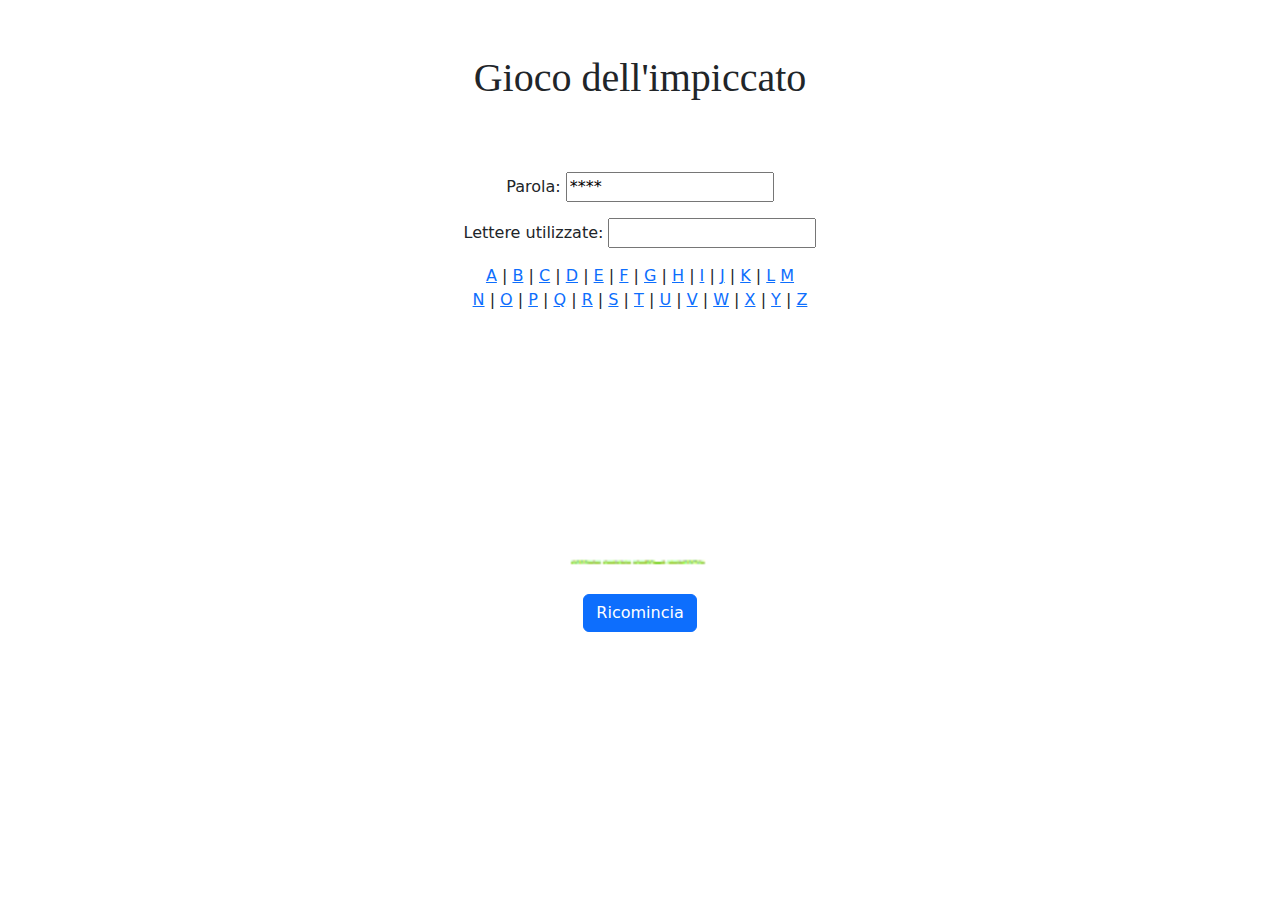
<file: esImpiccato/Index.html>
<!DOCTYPE html>
<html xmlns="http://www.w3.org/1999/xhtml" lang="it">
    <head>

        <title>Impiccato </title>
        <meta http-equiv="Content-type" content="text/html; charset=iso-8859-1" />
        <meta http-equiv="Content-Language" content="it" />
        <link href="../bootstrap/assets/dist/css/bootstrap.min.css" rel="stylesheet">
        <link rel="stylesheet" href="../bootstrap/assets/dist/css/bootstrap.rtl.min.css"
              integrity="sha384-OXTEbYDqaX2ZY/BOaZV/yFGChYHtrXH2nyXJ372n2Y8abBhrqacCEe+3qhSHtLjy" crossorigin="anonymous">

        <script type="text/javascript">

            var can_play = true;
            var words = new Array("INFORMATICA", "HTML", "CSS", "JAVASCRIPT");

            var to_guess = "";
            var display_word = "";
            var used_letters = "";
            var wrong_guesses = 0;

            function selectLetter(lett)
            {
                if (can_play === false)
                {
                    return;
                }

                if (used_letters.indexOf(lett) !== -1)
                {
                    return;
                }

                used_letters += lett;
                document.game.usedLetters.value = used_letters;

                if (to_guess.indexOf(lett) !== -1)
                {
                    // correct letter guess
                    pos = 0;
                    temp_mask = display_word;

                    while (to_guess.indexOf(lett, pos) !== -1)
                    {
                        pos = to_guess.indexOf(lett, pos);
                        end = pos + 1;

                        start_text = temp_mask.substring(0, pos);
                        end_text = temp_mask.substring(end, temp_mask.length);

                        temp_mask = start_text + lett + end_text;
                        pos = end;
                    }

                    display_word = temp_mask;
                    document.game.displayWord.value = display_word;

                    if (display_word.indexOf("*") === -1)
                    {
                        // won
                        alert("Hai vinto!");
                        can_play = false;
                    }
                } else
                {
                    // incortect letter guess
                    wrong_guesses += 1;
                    eval("document.hm.src=\"hm" + wrong_guesses + ".gif\"");

                    if (wrong_guesses === 10)
                    {
                        // lost
                        alert("Hai perso!");
                        can_play = false;
                    }
                }
            }

            function reset()
            {
                selectWord();
                document.game.usedLetters.value = "";
                used_letters = "";
                wrong_guesses = 0;
                document.hm.src = "hmstart.gif";
            }

            function selectWord()
            {
                can_play = true;
                random_number = Math.round(Math.random() * (words.length - 1));
                to_guess = words[random_number];
                //document.game.theWord.value = to_guess;

                // display masked word
                masked_word = createMask(to_guess);
                document.game.displayWord.value = masked_word;
                display_word = masked_word;
            }

            function createMask(m)
            {
                mask = "";
                word_lenght = m.length;

                for (i = 0; i < word_lenght; i++)
                {
                    mask = mask + "*";
                }
                return mask;
            }

        </script>

    </head>
    <body onLoad="reset();
            return true;">
        <br><br>
        <p style="font-size: 40px; font-family: Georgia" align="center" >
                Gioco dell'impiccato
        </p>
        <br><br>
        <div align="center">
            <form name="game">
                <p>Parola: <input type="text" name="displayWord"></p>
                <p>Lettere utilizzate: <input type="text" name="usedLetters"></p>
            </form>
            
            <p><a href="javascript:selectLetter('A');">A</a> | 
            <a href="javascript:selectLetter('B');">B</a> | 
            <a href="javascript:selectLetter('C');">C</a> | 
            <a href="javascript:selectLetter('D');">D</a> | 
            <a href="javascript:selectLetter('E');">E</a> | 
            <a href="javascript:selectLetter('F');">F</a> | 
            <a href="javascript:selectLetter('G');">G</a> | 
            <a href="javascript:selectLetter('H');">H</a> | 
            <a href="javascript:selectLetter('I');">I</a> | 
            <a href="javascript:selectLetter('J');">J</a> | 
            <a href="javascript:selectLetter('K');">K</a> | 
            <a href="javascript:selectLetter('L');">L</a>
            <a href="javascript:selectLetter('M');">M</a><br>
            <a href="javascript:selectLetter('N');">N</a> | 
            <a href="javascript:selectLetter('O');">O</a> | 
            <a href="javascript:selectLetter('P');">P</a> | 
            <a href="javascript:selectLetter('Q');">Q</a> | 
            <a href="javascript:selectLetter('R');">R</a> | 
            <a href="javascript:selectLetter('S');">S</a> | 
            <a href="javascript:selectLetter('T');">T</a> | 
            <a href="javascript:selectLetter('U');">U</a> | 
            <a href="javascript:selectLetter('V');">V</a> | 
            <a href="javascript:selectLetter('W');">W</a> | 
            <a href="javascript:selectLetter('X');">X</a> | 
            <a href="javascript:selectLetter('Y');">Y</a> | 
            <a href="javascript:selectLetter('Z');">Z</a></p>
            
            <p><img src="hmstart.gif" height="250" width="150" name="hm"></p>

            <a class="btn btn-primary" href="javascript:reset()" role="button">Ricomincia</a>

            
        </div>

    </body>
</html>
</file>
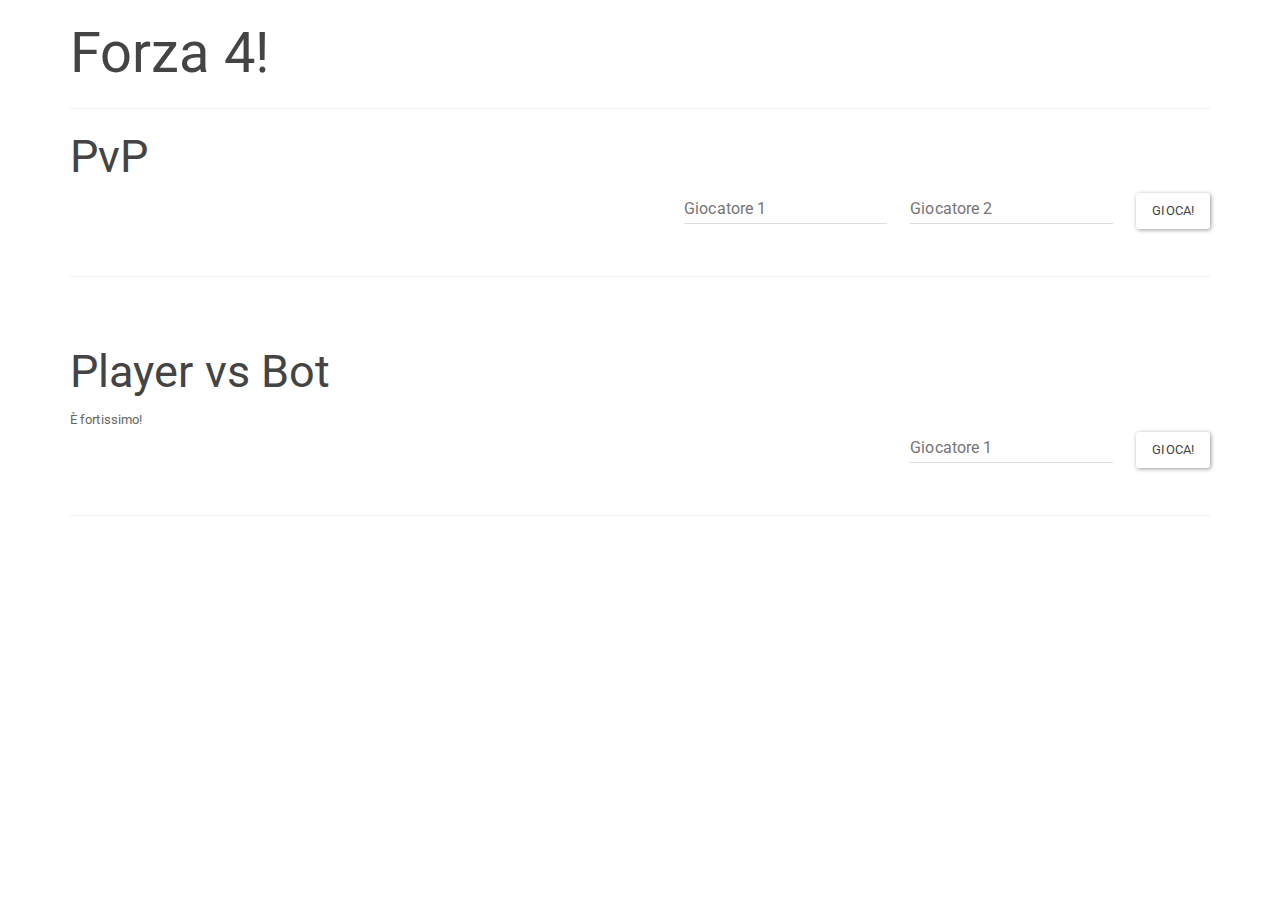
<file: Forza4-js-master/index.html>
<!DOCTYPE html>
<html>

    <head>
        <meta charset="utf-8"/>
        <link rel="stylesheet" href="css/bootstrap.min.css" />
        <title>Forza 4</title>
        <script src="js/forza4.js"></script>
    </head>

    <body>
        <div class="container">
            <h1>Forza 4!</h1>
            <hr />

            <span id="error"></span>

            <span id="first_page">

              <h2 class="d-inline-block">PvP</h2>
              <div class="text-right d-inline-block">
                <input type="text" id="player1" placeholder="Giocatore 1" style="margin-right:20px;"/>
                <input type="text" id="player2" placeholder="Giocatore 2" style="margin-right:20px;"/>
                <a href="#" class="btn btn-default" onclick="initPvP()" id="button">Gioca!</a>
              </div>

              <br />
              <hr />
              <br />

              <h2 class="d-inline-block">Player vs Bot</h2>
              È fortissimo!
              <div class="text-right d-inline-block">
                <input type="text" id="player" placeholder="Giocatore 1" style="margin-right:20px;"/>
                <a href="#" class="btn btn-default" onclick="initPvB()" id="button">Gioca!</a>
              </div>

              <br />
              <hr />

            </span>

            <span id="second_page" style="display: none;">

              <span id="header">
                <h4>Giocatore 1: <span id="player1header" class="text-danger"></span></h4>
                <h4>Giocatore 2: <span id="player2header" class="text-warning"></span></h4>
              </span>
              <p id="turnString">
                Turno di <span id="turn"></span>
              </p>
              <table id="table"></table>

            </span>

        </div>
    </body>

</html>
</file>
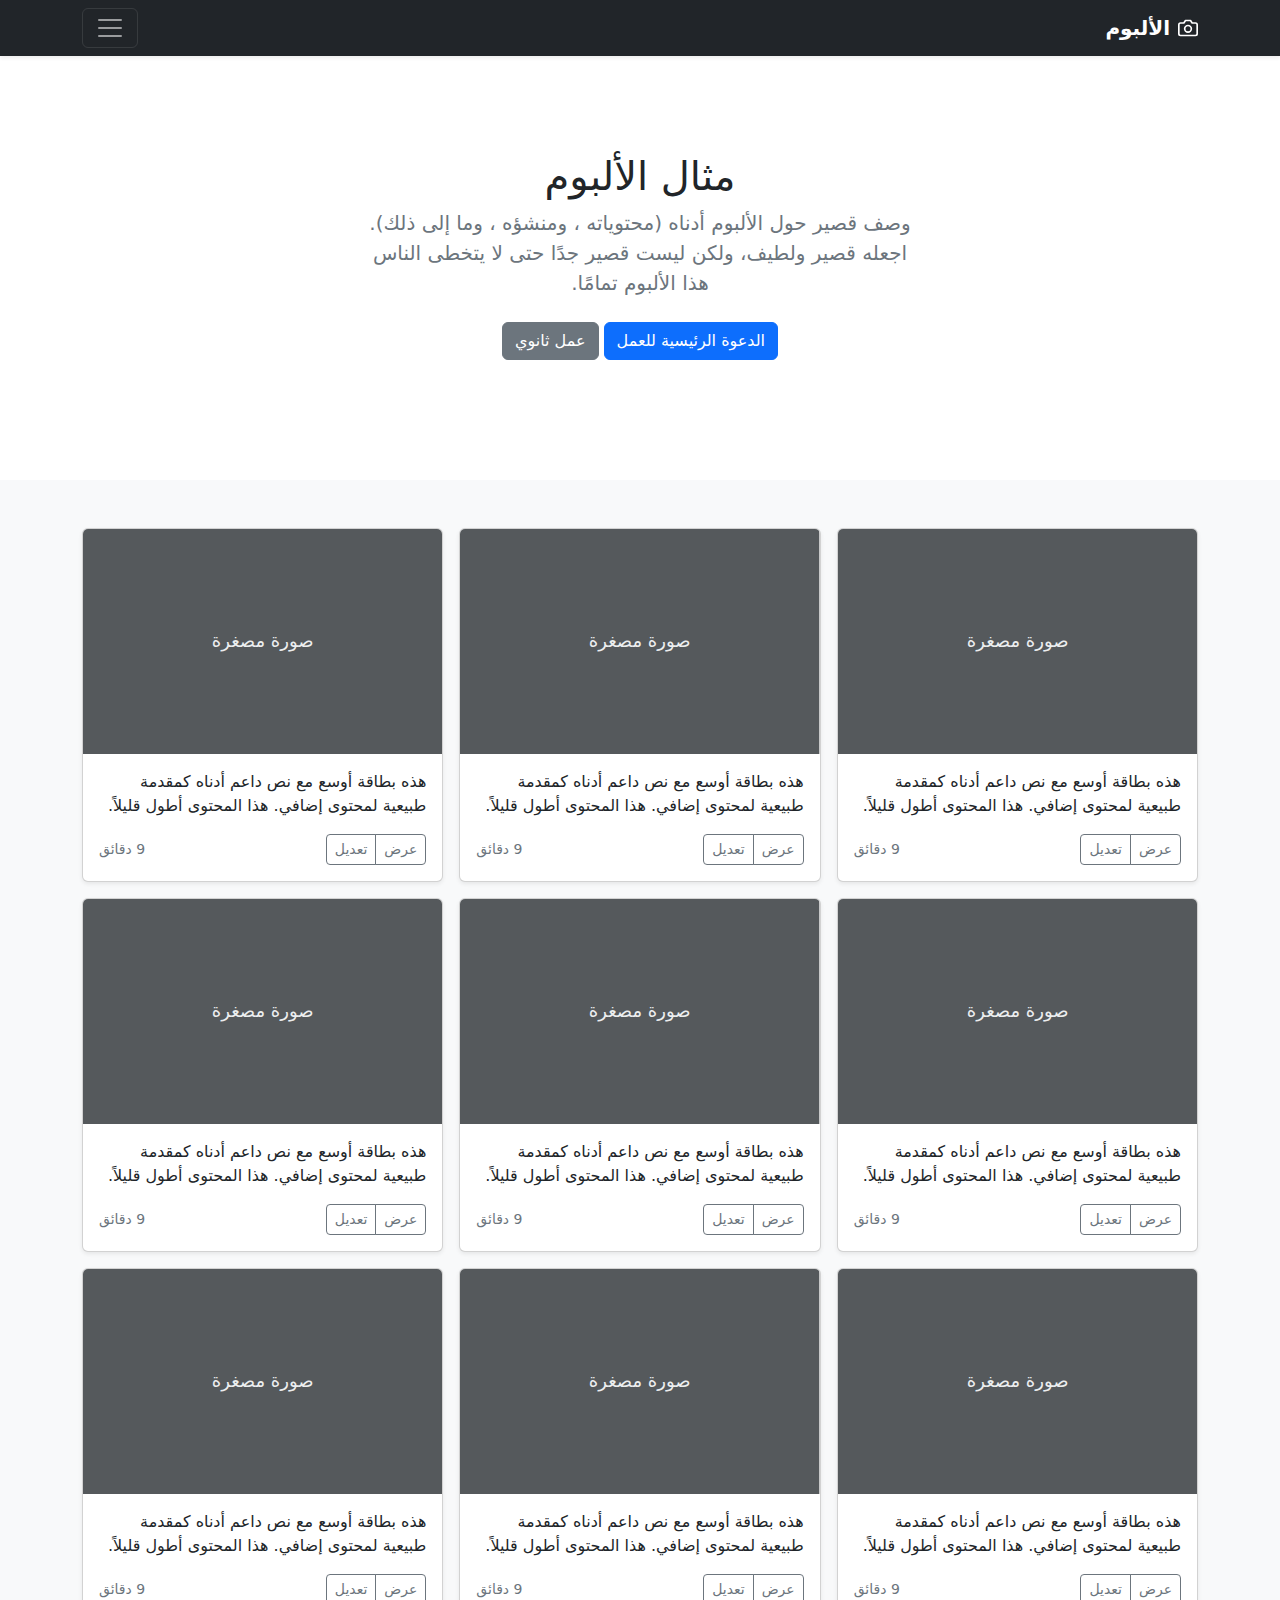
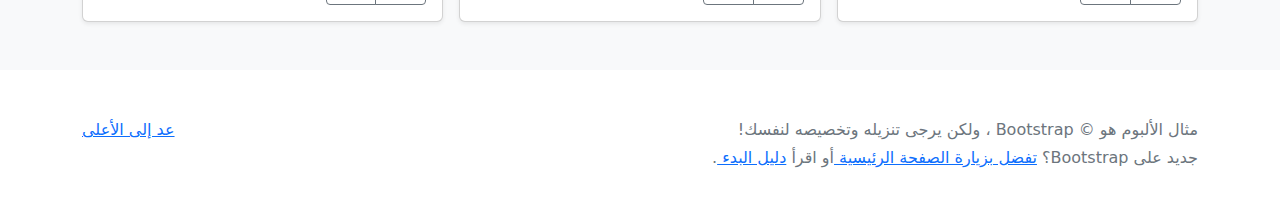
<file: bootstrap/album-rtl/index.html>
<!doctype html>
<html lang="ar" dir="rtl">
  <head>
    <meta charset="utf-8">
    <meta name="viewport" content="width=device-width, initial-scale=1">
    <meta name="description" content="">
    <meta name="author" content="Mark Otto, Jacob Thornton, and Bootstrap contributors">
    <meta name="generator" content="Hugo 0.104.2">
    <title>مثال الألبوم · Bootstrap v5.2</title>

    <link rel="canonical" href="https://getbootstrap.com/docs/5.2/examples/album-rtl/">

    

    

<link href="../assets/dist/css/bootstrap.rtl.min.css" rel="stylesheet">

    <style>
      .bd-placeholder-img {
        font-size: 1.125rem;
        text-anchor: middle;
        -webkit-user-select: none;
        -moz-user-select: none;
        user-select: none;
      }

      @media (min-width: 768px) {
        .bd-placeholder-img-lg {
          font-size: 3.5rem;
        }
      }

      .b-example-divider {
        height: 3rem;
        background-color: rgba(0, 0, 0, .1);
        border: solid rgba(0, 0, 0, .15);
        border-width: 1px 0;
        box-shadow: inset 0 .5em 1.5em rgba(0, 0, 0, .1), inset 0 .125em .5em rgba(0, 0, 0, .15);
      }

      .b-example-vr {
        flex-shrink: 0;
        width: 1.5rem;
        height: 100vh;
      }

      .bi {
        vertical-align: -.125em;
        fill: currentColor;
      }

      .nav-scroller {
        position: relative;
        z-index: 2;
        height: 2.75rem;
        overflow-y: hidden;
      }

      .nav-scroller .nav {
        display: flex;
        flex-wrap: nowrap;
        padding-bottom: 1rem;
        margin-top: -1px;
        overflow-x: auto;
        text-align: center;
        white-space: nowrap;
        -webkit-overflow-scrolling: touch;
      }
    </style>

    
  </head>
  <body>
    
<header>
  <div class="collapse bg-dark" id="navbarHeader">
    <div class="container">
      <div class="row">
        <div class="col-sm-8 col-md-7 py-4">
          <h4 class="text-white">حول</h4>
          <p class="text-muted">أضف بعض المعلومات حول الألبوم، المؤلف، أو أي سياق خلفية آخر. اجعلها بضع جمل حتى يتمكن الزوار من التقاط بعض التلميحات المفيدة. ثم اربطها ببعض مواقع التواصل الاجتماعي أو معلومات الاتصال.</p>
        </div>
        <div class="col-sm-4 offset-md-1 py-4">
          <h4 class="text-white">تواصل معي</h4>
          <ul class="list-unstyled">
            <li><a href="#" class="text-white">تابعني على تويتر</a></li>
            <li><a href="#" class="text-white">شاركني الإعجاب في فيسبوك</a></li>
            <li><a href="#" class="text-white">راسلني على البريد الإلكتروني</a></li>
          </ul>
        </div>
      </div>
    </div>
  </div>
  <div class="navbar navbar-dark bg-dark shadow-sm">
    <div class="container">
      <a href="#" class="navbar-brand d-flex align-items-center">
        <svg xmlns="http://www.w3.org/2000/svg" width="20" height="20" fill="none" stroke="currentColor" stroke-linecap="round" stroke-linejoin="round" stroke-width="2" aria-hidden="true" class="me-2" viewBox="0 0 24 24"><path d="M23 19a2 2 0 0 1-2 2H3a2 2 0 0 1-2-2V8a2 2 0 0 1 2-2h4l2-3h6l2 3h4a2 2 0 0 1 2 2z"/><circle cx="12" cy="13" r="4"/></svg>
        <strong>الألبوم</strong>
      </a>
      <button class="navbar-toggler" type="button" data-bs-toggle="collapse" data-bs-target="#navbarHeader" aria-controls="navbarHeader" aria-expanded="false" aria-label="تبديل التنقل">
        <span class="navbar-toggler-icon"></span>
      </button>
    </div>
  </div>
</header>

<main>

  <section class="py-5 text-center container">
    <div class="row py-lg-5">
      <div class="col-lg-6 col-md-8 mx-auto">
        <h1 class="fw-light">مثال الألبوم</h1>
        <p class="lead text-muted">وصف قصير حول الألبوم أدناه (محتوياته ، ومنشؤه ، وما إلى ذلك). اجعله قصير ولطيف، ولكن ليست قصير جدًا حتى لا يتخطى الناس هذا الألبوم تمامًا.</p>
        <p>
          <a href="#" class="btn btn-primary my-2">الدعوة الرئيسية للعمل</a>
          <a href="#" class="btn btn-secondary my-2">عمل ثانوي</a>
        </p>
      </div>
    </div>
  </section>

  <div class="album py-5 bg-light">
    <div class="container">

      <div class="row row-cols-1 row-cols-sm-2 row-cols-md-3 g-3">
        <div class="col">
          <div class="card shadow-sm">
            <svg class="bd-placeholder-img card-img-top" width="100%" height="225" xmlns="http://www.w3.org/2000/svg" role="img" aria-label="Placeholder: صورة مصغرة" preserveAspectRatio="xMidYMid slice" focusable="false"><title>Placeholder</title><rect width="100%" height="100%" fill="#55595c"/><text x="50%" y="50%" fill="#eceeef" dy=".3em">صورة مصغرة</text></svg>

            <div class="card-body">
              <p class="card-text">هذه بطاقة أوسع مع نص داعم أدناه كمقدمة طبيعية لمحتوى إضافي. هذا المحتوى أطول قليلاً.</p>
              <div class="d-flex justify-content-between align-items-center">
                <div class="btn-group">
                  <button type="button" class="btn btn-sm btn-outline-secondary">عرض</button>
                  <button type="button" class="btn btn-sm btn-outline-secondary">تعديل</button>
                </div>
                <small class="text-muted">9 دقائق</small>
              </div>
            </div>
          </div>
        </div>
        <div class="col">
          <div class="card shadow-sm">
            <svg class="bd-placeholder-img card-img-top" width="100%" height="225" xmlns="http://www.w3.org/2000/svg" role="img" aria-label="Placeholder: صورة مصغرة" preserveAspectRatio="xMidYMid slice" focusable="false"><title>Placeholder</title><rect width="100%" height="100%" fill="#55595c"/><text x="50%" y="50%" fill="#eceeef" dy=".3em">صورة مصغرة</text></svg>

            <div class="card-body">
              <p class="card-text">هذه بطاقة أوسع مع نص داعم أدناه كمقدمة طبيعية لمحتوى إضافي. هذا المحتوى أطول قليلاً.</p>
              <div class="d-flex justify-content-between align-items-center">
                <div class="btn-group">
                  <button type="button" class="btn btn-sm btn-outline-secondary">عرض</button>
                  <button type="button" class="btn btn-sm btn-outline-secondary">تعديل</button>
                </div>
                <small class="text-muted">9 دقائق</small>
              </div>
            </div>
          </div>
        </div>
        <div class="col">
          <div class="card shadow-sm">
            <svg class="bd-placeholder-img card-img-top" width="100%" height="225" xmlns="http://www.w3.org/2000/svg" role="img" aria-label="Placeholder: صورة مصغرة" preserveAspectRatio="xMidYMid slice" focusable="false"><title>Placeholder</title><rect width="100%" height="100%" fill="#55595c"/><text x="50%" y="50%" fill="#eceeef" dy=".3em">صورة مصغرة</text></svg>

            <div class="card-body">
              <p class="card-text">هذه بطاقة أوسع مع نص داعم أدناه كمقدمة طبيعية لمحتوى إضافي. هذا المحتوى أطول قليلاً.</p>
              <div class="d-flex justify-content-between align-items-center">
                <div class="btn-group">
                  <button type="button" class="btn btn-sm btn-outline-secondary">عرض</button>
                  <button type="button" class="btn btn-sm btn-outline-secondary">تعديل</button>
                </div>
                <small class="text-muted">9 دقائق</small>
              </div>
            </div>
          </div>
        </div>

        <div class="col">
          <div class="card shadow-sm">
            <svg class="bd-placeholder-img card-img-top" width="100%" height="225" xmlns="http://www.w3.org/2000/svg" role="img" aria-label="Placeholder: صورة مصغرة" preserveAspectRatio="xMidYMid slice" focusable="false"><title>Placeholder</title><rect width="100%" height="100%" fill="#55595c"/><text x="50%" y="50%" fill="#eceeef" dy=".3em">صورة مصغرة</text></svg>

            <div class="card-body">
              <p class="card-text">هذه بطاقة أوسع مع نص داعم أدناه كمقدمة طبيعية لمحتوى إضافي. هذا المحتوى أطول قليلاً.</p>
              <div class="d-flex justify-content-between align-items-center">
                <div class="btn-group">
                  <button type="button" class="btn btn-sm btn-outline-secondary">عرض</button>
                  <button type="button" class="btn btn-sm btn-outline-secondary">تعديل</button>
                </div>
                <small class="text-muted">9 دقائق</small>
              </div>
            </div>
          </div>
        </div>
        <div class="col">
          <div class="card shadow-sm">
            <svg class="bd-placeholder-img card-img-top" width="100%" height="225" xmlns="http://www.w3.org/2000/svg" role="img" aria-label="Placeholder: صورة مصغرة" preserveAspectRatio="xMidYMid slice" focusable="false"><title>Placeholder</title><rect width="100%" height="100%" fill="#55595c"/><text x="50%" y="50%" fill="#eceeef" dy=".3em">صورة مصغرة</text></svg>

            <div class="card-body">
              <p class="card-text">هذه بطاقة أوسع مع نص داعم أدناه كمقدمة طبيعية لمحتوى إضافي. هذا المحتوى أطول قليلاً.</p>
              <div class="d-flex justify-content-between align-items-center">
                <div class="btn-group">
                  <button type="button" class="btn btn-sm btn-outline-secondary">عرض</button>
                  <button type="button" class="btn btn-sm btn-outline-secondary">تعديل</button>
                </div>
                <small class="text-muted">9 دقائق</small>
              </div>
            </div>
          </div>
        </div>
        <div class="col">
          <div class="card shadow-sm">
            <svg class="bd-placeholder-img card-img-top" width="100%" height="225" xmlns="http://www.w3.org/2000/svg" role="img" aria-label="Placeholder: صورة مصغرة" preserveAspectRatio="xMidYMid slice" focusable="false"><title>Placeholder</title><rect width="100%" height="100%" fill="#55595c"/><text x="50%" y="50%" fill="#eceeef" dy=".3em">صورة مصغرة</text></svg>

            <div class="card-body">
              <p class="card-text">هذه بطاقة أوسع مع نص داعم أدناه كمقدمة طبيعية لمحتوى إضافي. هذا المحتوى أطول قليلاً.</p>
              <div class="d-flex justify-content-between align-items-center">
                <div class="btn-group">
                  <button type="button" class="btn btn-sm btn-outline-secondary">عرض</button>
                  <button type="button" class="btn btn-sm btn-outline-secondary">تعديل</button>
                </div>
                <small class="text-muted">9 دقائق</small>
              </div>
            </div>
          </div>
        </div>

        <div class="col">
          <div class="card shadow-sm">
            <svg class="bd-placeholder-img card-img-top" width="100%" height="225" xmlns="http://www.w3.org/2000/svg" role="img" aria-label="Placeholder: صورة مصغرة" preserveAspectRatio="xMidYMid slice" focusable="false"><title>Placeholder</title><rect width="100%" height="100%" fill="#55595c"/><text x="50%" y="50%" fill="#eceeef" dy=".3em">صورة مصغرة</text></svg>

            <div class="card-body">
              <p class="card-text">هذه بطاقة أوسع مع نص داعم أدناه كمقدمة طبيعية لمحتوى إضافي. هذا المحتوى أطول قليلاً.</p>
              <div class="d-flex justify-content-between align-items-center">
                <div class="btn-group">
                  <button type="button" class="btn btn-sm btn-outline-secondary">عرض</button>
                  <button type="button" class="btn btn-sm btn-outline-secondary">تعديل</button>
                </div>
                <small class="text-muted">9 دقائق</small>
              </div>
            </div>
          </div>
        </div>
        <div class="col">
          <div class="card shadow-sm">
            <svg class="bd-placeholder-img card-img-top" width="100%" height="225" xmlns="http://www.w3.org/2000/svg" role="img" aria-label="Placeholder: صورة مصغرة" preserveAspectRatio="xMidYMid slice" focusable="false"><title>Placeholder</title><rect width="100%" height="100%" fill="#55595c"/><text x="50%" y="50%" fill="#eceeef" dy=".3em">صورة مصغرة</text></svg>

            <div class="card-body">
              <p class="card-text">هذه بطاقة أوسع مع نص داعم أدناه كمقدمة طبيعية لمحتوى إضافي. هذا المحتوى أطول قليلاً.</p>
              <div class="d-flex justify-content-between align-items-center">
                <div class="btn-group">
                  <button type="button" class="btn btn-sm btn-outline-secondary">عرض</button>
                  <button type="button" class="btn btn-sm btn-outline-secondary">تعديل</button>
                </div>
                <small class="text-muted">9 دقائق</small>
              </div>
            </div>
          </div>
        </div>
        <div class="col">
          <div class="card shadow-sm">
            <svg class="bd-placeholder-img card-img-top" width="100%" height="225" xmlns="http://www.w3.org/2000/svg" role="img" aria-label="Placeholder: صورة مصغرة" preserveAspectRatio="xMidYMid slice" focusable="false"><title>Placeholder</title><rect width="100%" height="100%" fill="#55595c"/><text x="50%" y="50%" fill="#eceeef" dy=".3em">صورة مصغرة</text></svg>

            <div class="card-body">
              <p class="card-text">هذه بطاقة أوسع مع نص داعم أدناه كمقدمة طبيعية لمحتوى إضافي. هذا المحتوى أطول قليلاً.</p>
              <div class="d-flex justify-content-between align-items-center">
                <div class="btn-group">
                  <button type="button" class="btn btn-sm btn-outline-secondary">عرض</button>
                  <button type="button" class="btn btn-sm btn-outline-secondary">تعديل</button>
                </div>
                <small class="text-muted">9 دقائق</small>
              </div>
            </div>
          </div>
        </div>
      </div>
    </div>
  </div>

</main>

<footer class="text-muted py-5">
  <div class="container">
    <p class="float-end mb-1">
      <a href="#">عد إلى الأعلى</a>
    </p>
    <p class="mb-1">مثال الألبوم هو © Bootstrap ، ولكن يرجى تنزيله وتخصيصه لنفسك!</p>
    <p class="mb-0">جديد على Bootstrap؟ <a href="/"> تفضل بزيارة الصفحة الرئيسية </a> أو اقرأ <a href="../getting-started/introduction/ "> دليل البدء </a>.</p>
  </div>
</footer>


    <script src="../assets/dist/js/bootstrap.bundle.min.js"></script>

      
  </body>
</html>
</file>
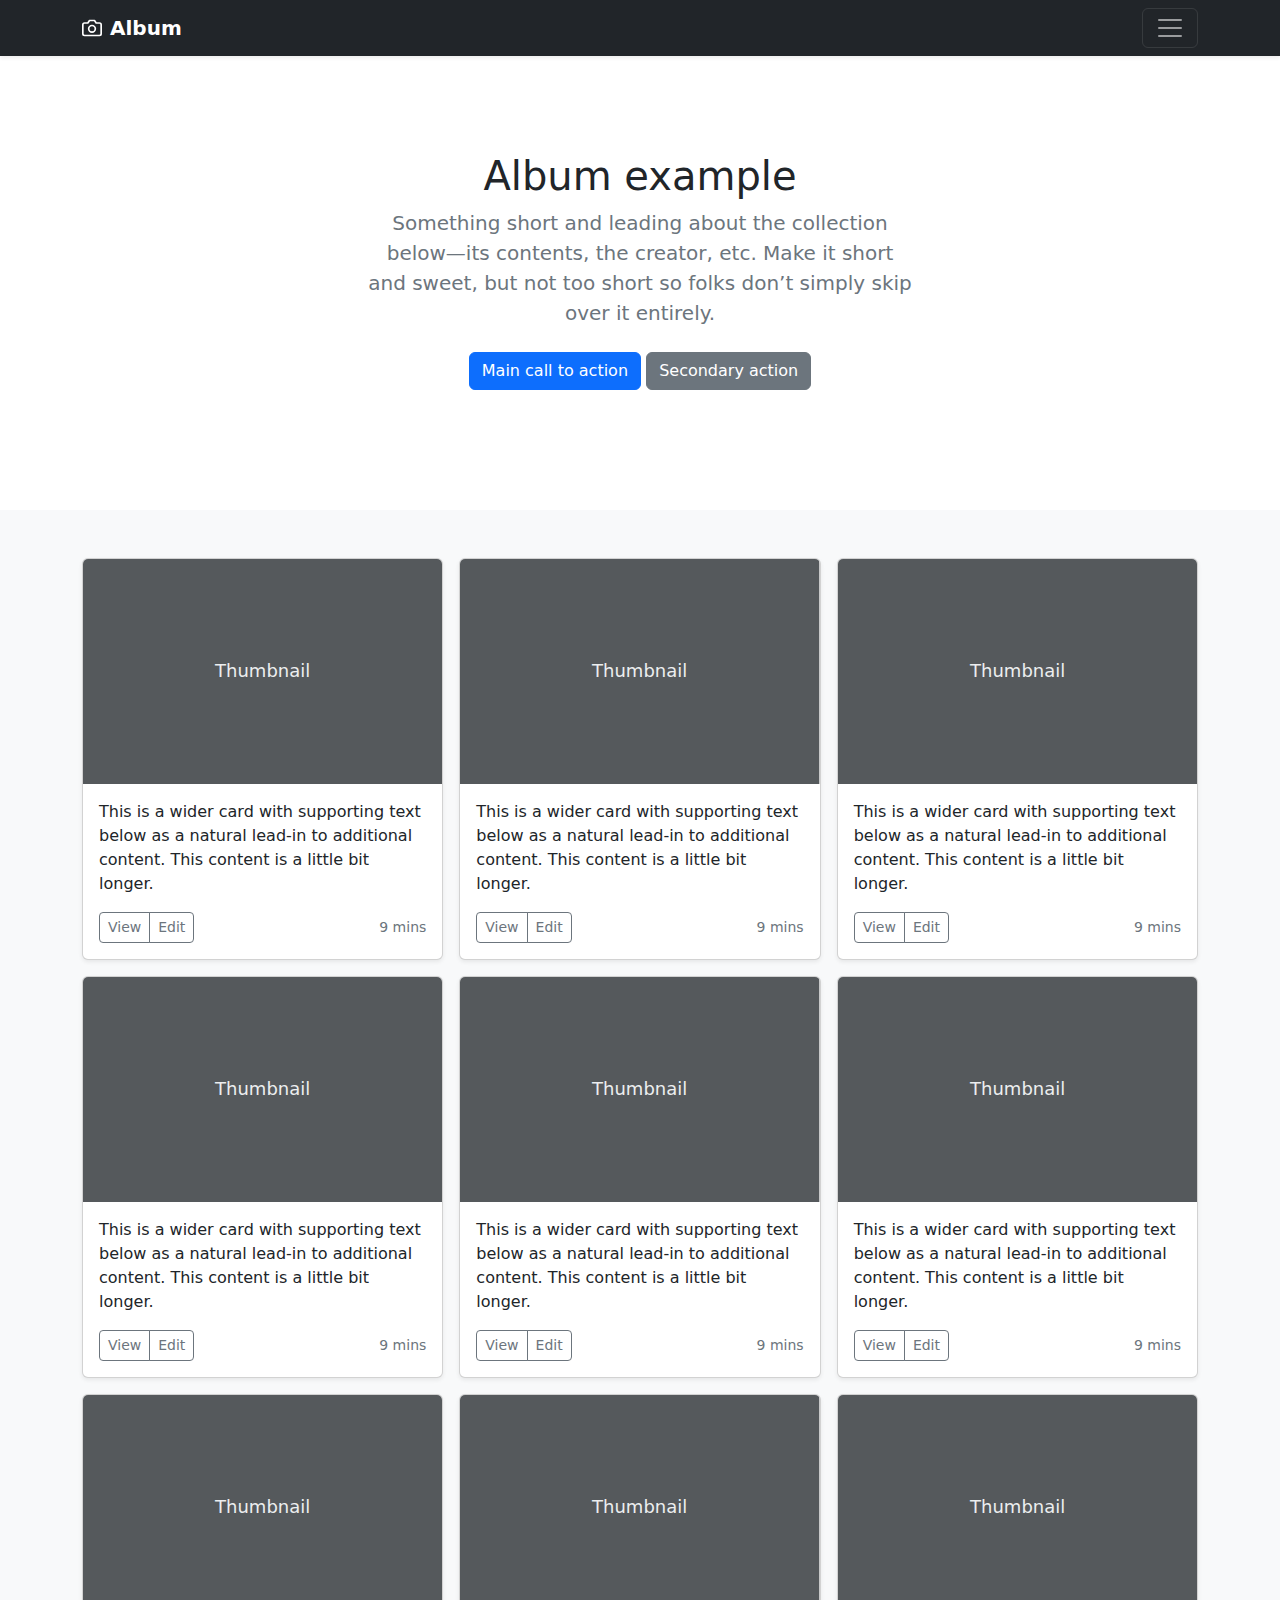
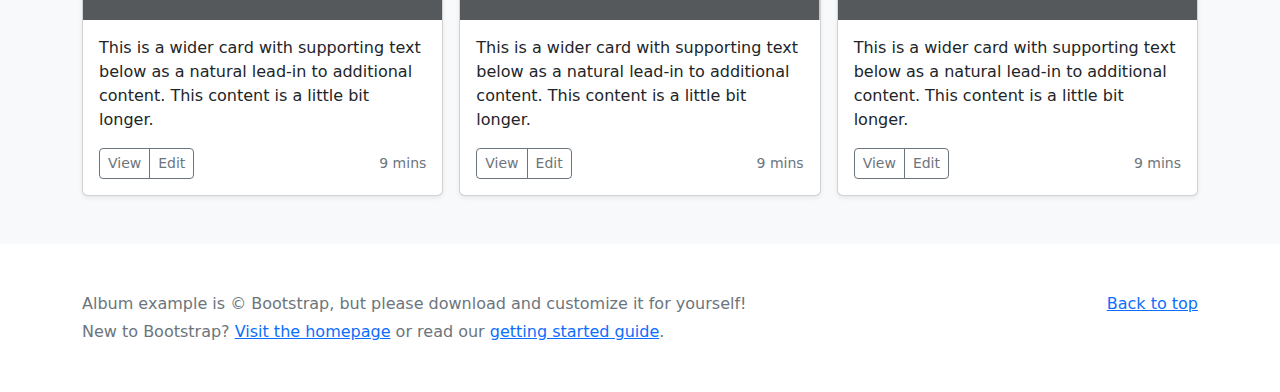
<file: bootstrap/album/index.html>
<!doctype html>
<html lang="en">
  <head>
    <meta charset="utf-8">
    <meta name="viewport" content="width=device-width, initial-scale=1">
    <meta name="description" content="">
    <meta name="author" content="Mark Otto, Jacob Thornton, and Bootstrap contributors">
    <meta name="generator" content="Hugo 0.104.2">
    <title>Album example · Bootstrap v5.2</title>

    <link rel="canonical" href="https://getbootstrap.com/docs/5.2/examples/album/">

    

    

<link href="../assets/dist/css/bootstrap.min.css" rel="stylesheet">

    <style>
      .bd-placeholder-img {
        font-size: 1.125rem;
        text-anchor: middle;
        -webkit-user-select: none;
        -moz-user-select: none;
        user-select: none;
      }

      @media (min-width: 768px) {
        .bd-placeholder-img-lg {
          font-size: 3.5rem;
        }
      }

      .b-example-divider {
        height: 3rem;
        background-color: rgba(0, 0, 0, .1);
        border: solid rgba(0, 0, 0, .15);
        border-width: 1px 0;
        box-shadow: inset 0 .5em 1.5em rgba(0, 0, 0, .1), inset 0 .125em .5em rgba(0, 0, 0, .15);
      }

      .b-example-vr {
        flex-shrink: 0;
        width: 1.5rem;
        height: 100vh;
      }

      .bi {
        vertical-align: -.125em;
        fill: currentColor;
      }

      .nav-scroller {
        position: relative;
        z-index: 2;
        height: 2.75rem;
        overflow-y: hidden;
      }

      .nav-scroller .nav {
        display: flex;
        flex-wrap: nowrap;
        padding-bottom: 1rem;
        margin-top: -1px;
        overflow-x: auto;
        text-align: center;
        white-space: nowrap;
        -webkit-overflow-scrolling: touch;
      }
    </style>

    
  </head>
  <body>
    
<header>
  <div class="collapse bg-dark" id="navbarHeader">
    <div class="container">
      <div class="row">
        <div class="col-sm-8 col-md-7 py-4">
          <h4 class="text-white">About</h4>
          <p class="text-muted">Add some information about the album below, the author, or any other background context. Make it a few sentences long so folks can pick up some informative tidbits. Then, link them off to some social networking sites or contact information.</p>
        </div>
        <div class="col-sm-4 offset-md-1 py-4">
          <h4 class="text-white">Contact</h4>
          <ul class="list-unstyled">
            <li><a href="#" class="text-white">Follow on Twitter</a></li>
            <li><a href="#" class="text-white">Like on Facebook</a></li>
            <li><a href="#" class="text-white">Email me</a></li>
          </ul>
        </div>
      </div>
    </div>
  </div>
  <div class="navbar navbar-dark bg-dark shadow-sm">
    <div class="container">
      <a href="#" class="navbar-brand d-flex align-items-center">
        <svg xmlns="http://www.w3.org/2000/svg" width="20" height="20" fill="none" stroke="currentColor" stroke-linecap="round" stroke-linejoin="round" stroke-width="2" aria-hidden="true" class="me-2" viewBox="0 0 24 24"><path d="M23 19a2 2 0 0 1-2 2H3a2 2 0 0 1-2-2V8a2 2 0 0 1 2-2h4l2-3h6l2 3h4a2 2 0 0 1 2 2z"/><circle cx="12" cy="13" r="4"/></svg>
        <strong>Album</strong>
      </a>
      <button class="navbar-toggler" type="button" data-bs-toggle="collapse" data-bs-target="#navbarHeader" aria-controls="navbarHeader" aria-expanded="false" aria-label="Toggle navigation">
        <span class="navbar-toggler-icon"></span>
      </button>
    </div>
  </div>
</header>

<main>

  <section class="py-5 text-center container">
    <div class="row py-lg-5">
      <div class="col-lg-6 col-md-8 mx-auto">
        <h1 class="fw-light">Album example</h1>
        <p class="lead text-muted">Something short and leading about the collection below—its contents, the creator, etc. Make it short and sweet, but not too short so folks don’t simply skip over it entirely.</p>
        <p>
          <a href="#" class="btn btn-primary my-2">Main call to action</a>
          <a href="#" class="btn btn-secondary my-2">Secondary action</a>
        </p>
      </div>
    </div>
  </section>

  <div class="album py-5 bg-light">
    <div class="container">

      <div class="row row-cols-1 row-cols-sm-2 row-cols-md-3 g-3">
        <div class="col">
          <div class="card shadow-sm">
            <svg class="bd-placeholder-img card-img-top" width="100%" height="225" xmlns="http://www.w3.org/2000/svg" role="img" aria-label="Placeholder: Thumbnail" preserveAspectRatio="xMidYMid slice" focusable="false"><title>Placeholder</title><rect width="100%" height="100%" fill="#55595c"/><text x="50%" y="50%" fill="#eceeef" dy=".3em">Thumbnail</text></svg>

            <div class="card-body">
              <p class="card-text">This is a wider card with supporting text below as a natural lead-in to additional content. This content is a little bit longer.</p>
              <div class="d-flex justify-content-between align-items-center">
                <div class="btn-group">
                  <button type="button" class="btn btn-sm btn-outline-secondary">View</button>
                  <button type="button" class="btn btn-sm btn-outline-secondary">Edit</button>
                </div>
                <small class="text-muted">9 mins</small>
              </div>
            </div>
          </div>
        </div>
        <div class="col">
          <div class="card shadow-sm">
            <svg class="bd-placeholder-img card-img-top" width="100%" height="225" xmlns="http://www.w3.org/2000/svg" role="img" aria-label="Placeholder: Thumbnail" preserveAspectRatio="xMidYMid slice" focusable="false"><title>Placeholder</title><rect width="100%" height="100%" fill="#55595c"/><text x="50%" y="50%" fill="#eceeef" dy=".3em">Thumbnail</text></svg>

            <div class="card-body">
              <p class="card-text">This is a wider card with supporting text below as a natural lead-in to additional content. This content is a little bit longer.</p>
              <div class="d-flex justify-content-between align-items-center">
                <div class="btn-group">
                  <button type="button" class="btn btn-sm btn-outline-secondary">View</button>
                  <button type="button" class="btn btn-sm btn-outline-secondary">Edit</button>
                </div>
                <small class="text-muted">9 mins</small>
              </div>
            </div>
          </div>
        </div>
        <div class="col">
          <div class="card shadow-sm">
            <svg class="bd-placeholder-img card-img-top" width="100%" height="225" xmlns="http://www.w3.org/2000/svg" role="img" aria-label="Placeholder: Thumbnail" preserveAspectRatio="xMidYMid slice" focusable="false"><title>Placeholder</title><rect width="100%" height="100%" fill="#55595c"/><text x="50%" y="50%" fill="#eceeef" dy=".3em">Thumbnail</text></svg>

            <div class="card-body">
              <p class="card-text">This is a wider card with supporting text below as a natural lead-in to additional content. This content is a little bit longer.</p>
              <div class="d-flex justify-content-between align-items-center">
                <div class="btn-group">
                  <button type="button" class="btn btn-sm btn-outline-secondary">View</button>
                  <button type="button" class="btn btn-sm btn-outline-secondary">Edit</button>
                </div>
                <small class="text-muted">9 mins</small>
              </div>
            </div>
          </div>
        </div>

        <div class="col">
          <div class="card shadow-sm">
            <svg class="bd-placeholder-img card-img-top" width="100%" height="225" xmlns="http://www.w3.org/2000/svg" role="img" aria-label="Placeholder: Thumbnail" preserveAspectRatio="xMidYMid slice" focusable="false"><title>Placeholder</title><rect width="100%" height="100%" fill="#55595c"/><text x="50%" y="50%" fill="#eceeef" dy=".3em">Thumbnail</text></svg>

            <div class="card-body">
              <p class="card-text">This is a wider card with supporting text below as a natural lead-in to additional content. This content is a little bit longer.</p>
              <div class="d-flex justify-content-between align-items-center">
                <div class="btn-group">
                  <button type="button" class="btn btn-sm btn-outline-secondary">View</button>
                  <button type="button" class="btn btn-sm btn-outline-secondary">Edit</button>
                </div>
                <small class="text-muted">9 mins</small>
              </div>
            </div>
          </div>
        </div>
        <div class="col">
          <div class="card shadow-sm">
            <svg class="bd-placeholder-img card-img-top" width="100%" height="225" xmlns="http://www.w3.org/2000/svg" role="img" aria-label="Placeholder: Thumbnail" preserveAspectRatio="xMidYMid slice" focusable="false"><title>Placeholder</title><rect width="100%" height="100%" fill="#55595c"/><text x="50%" y="50%" fill="#eceeef" dy=".3em">Thumbnail</text></svg>

            <div class="card-body">
              <p class="card-text">This is a wider card with supporting text below as a natural lead-in to additional content. This content is a little bit longer.</p>
              <div class="d-flex justify-content-between align-items-center">
                <div class="btn-group">
                  <button type="button" class="btn btn-sm btn-outline-secondary">View</button>
                  <button type="button" class="btn btn-sm btn-outline-secondary">Edit</button>
                </div>
                <small class="text-muted">9 mins</small>
              </div>
            </div>
          </div>
        </div>
        <div class="col">
          <div class="card shadow-sm">
            <svg class="bd-placeholder-img card-img-top" width="100%" height="225" xmlns="http://www.w3.org/2000/svg" role="img" aria-label="Placeholder: Thumbnail" preserveAspectRatio="xMidYMid slice" focusable="false"><title>Placeholder</title><rect width="100%" height="100%" fill="#55595c"/><text x="50%" y="50%" fill="#eceeef" dy=".3em">Thumbnail</text></svg>

            <div class="card-body">
              <p class="card-text">This is a wider card with supporting text below as a natural lead-in to additional content. This content is a little bit longer.</p>
              <div class="d-flex justify-content-between align-items-center">
                <div class="btn-group">
                  <button type="button" class="btn btn-sm btn-outline-secondary">View</button>
                  <button type="button" class="btn btn-sm btn-outline-secondary">Edit</button>
                </div>
                <small class="text-muted">9 mins</small>
              </div>
            </div>
          </div>
        </div>

        <div class="col">
          <div class="card shadow-sm">
            <svg class="bd-placeholder-img card-img-top" width="100%" height="225" xmlns="http://www.w3.org/2000/svg" role="img" aria-label="Placeholder: Thumbnail" preserveAspectRatio="xMidYMid slice" focusable="false"><title>Placeholder</title><rect width="100%" height="100%" fill="#55595c"/><text x="50%" y="50%" fill="#eceeef" dy=".3em">Thumbnail</text></svg>

            <div class="card-body">
              <p class="card-text">This is a wider card with supporting text below as a natural lead-in to additional content. This content is a little bit longer.</p>
              <div class="d-flex justify-content-between align-items-center">
                <div class="btn-group">
                  <button type="button" class="btn btn-sm btn-outline-secondary">View</button>
                  <button type="button" class="btn btn-sm btn-outline-secondary">Edit</button>
                </div>
                <small class="text-muted">9 mins</small>
              </div>
            </div>
          </div>
        </div>
        <div class="col">
          <div class="card shadow-sm">
            <svg class="bd-placeholder-img card-img-top" width="100%" height="225" xmlns="http://www.w3.org/2000/svg" role="img" aria-label="Placeholder: Thumbnail" preserveAspectRatio="xMidYMid slice" focusable="false"><title>Placeholder</title><rect width="100%" height="100%" fill="#55595c"/><text x="50%" y="50%" fill="#eceeef" dy=".3em">Thumbnail</text></svg>

            <div class="card-body">
              <p class="card-text">This is a wider card with supporting text below as a natural lead-in to additional content. This content is a little bit longer.</p>
              <div class="d-flex justify-content-between align-items-center">
                <div class="btn-group">
                  <button type="button" class="btn btn-sm btn-outline-secondary">View</button>
                  <button type="button" class="btn btn-sm btn-outline-secondary">Edit</button>
                </div>
                <small class="text-muted">9 mins</small>
              </div>
            </div>
          </div>
        </div>
        <div class="col">
          <div class="card shadow-sm">
            <svg class="bd-placeholder-img card-img-top" width="100%" height="225" xmlns="http://www.w3.org/2000/svg" role="img" aria-label="Placeholder: Thumbnail" preserveAspectRatio="xMidYMid slice" focusable="false"><title>Placeholder</title><rect width="100%" height="100%" fill="#55595c"/><text x="50%" y="50%" fill="#eceeef" dy=".3em">Thumbnail</text></svg>

            <div class="card-body">
              <p class="card-text">This is a wider card with supporting text below as a natural lead-in to additional content. This content is a little bit longer.</p>
              <div class="d-flex justify-content-between align-items-center">
                <div class="btn-group">
                  <button type="button" class="btn btn-sm btn-outline-secondary">View</button>
                  <button type="button" class="btn btn-sm btn-outline-secondary">Edit</button>
                </div>
                <small class="text-muted">9 mins</small>
              </div>
            </div>
          </div>
        </div>
      </div>
    </div>
  </div>

</main>

<footer class="text-muted py-5">
  <div class="container">
    <p class="float-end mb-1">
      <a href="#">Back to top</a>
    </p>
    <p class="mb-1">Album example is &copy; Bootstrap, but please download and customize it for yourself!</p>
    <p class="mb-0">New to Bootstrap? <a href="/">Visit the homepage</a> or read our <a href="../getting-started/introduction/">getting started guide</a>.</p>
  </div>
</footer>


    <script src="../assets/dist/js/bootstrap.bundle.min.js"></script>

      
  </body>
</html>
</file>
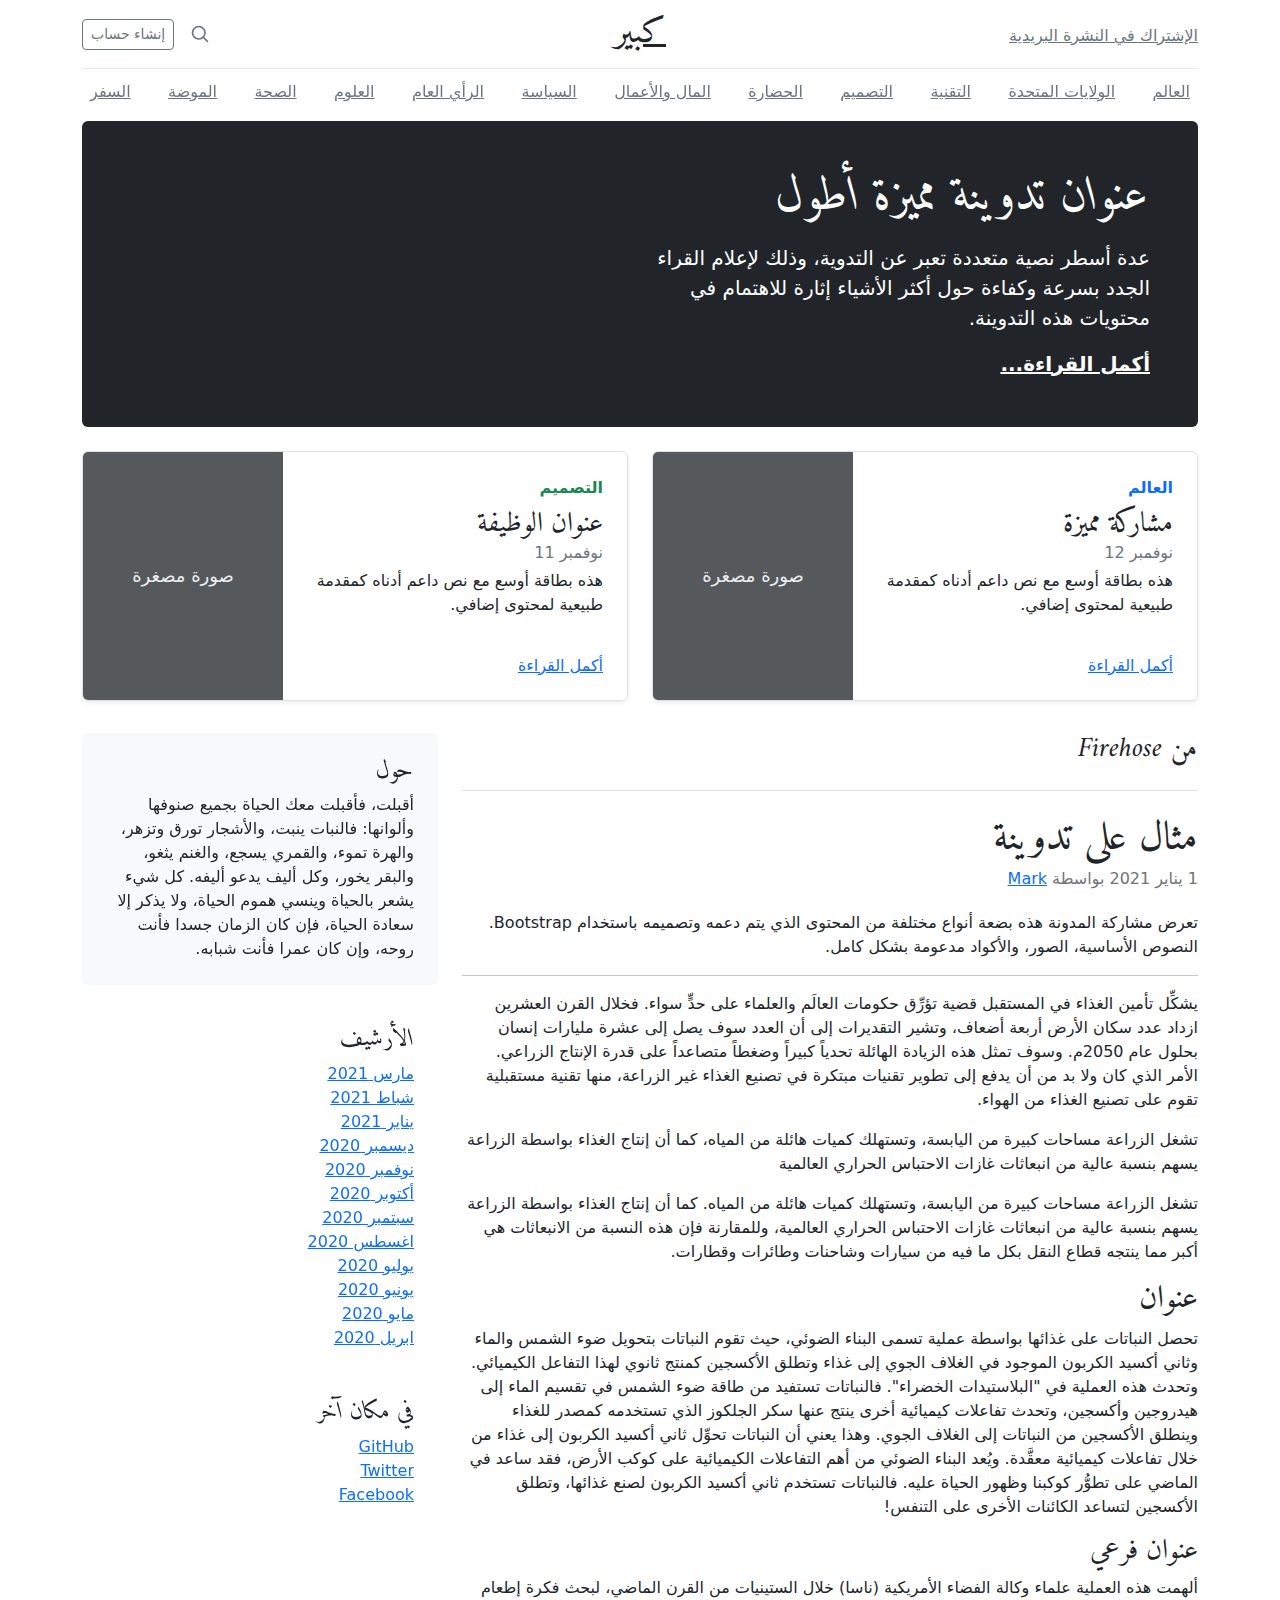
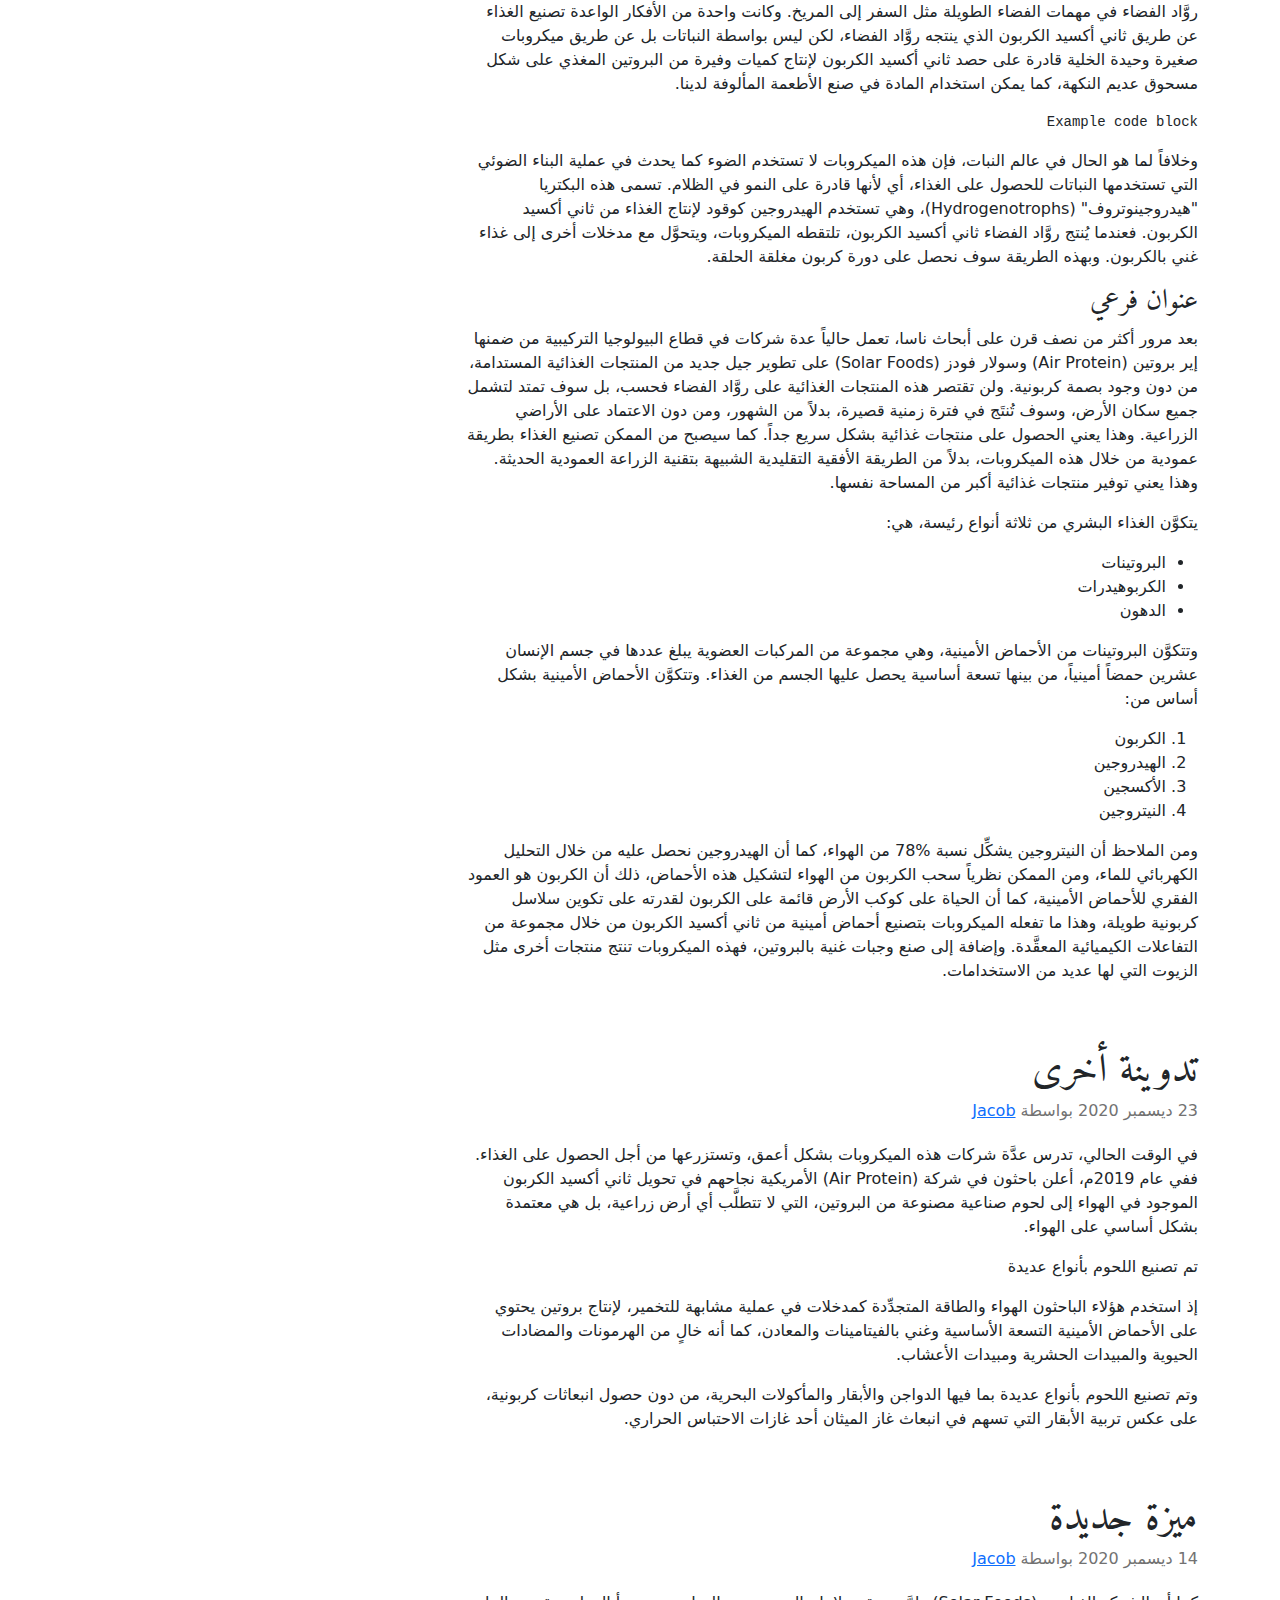
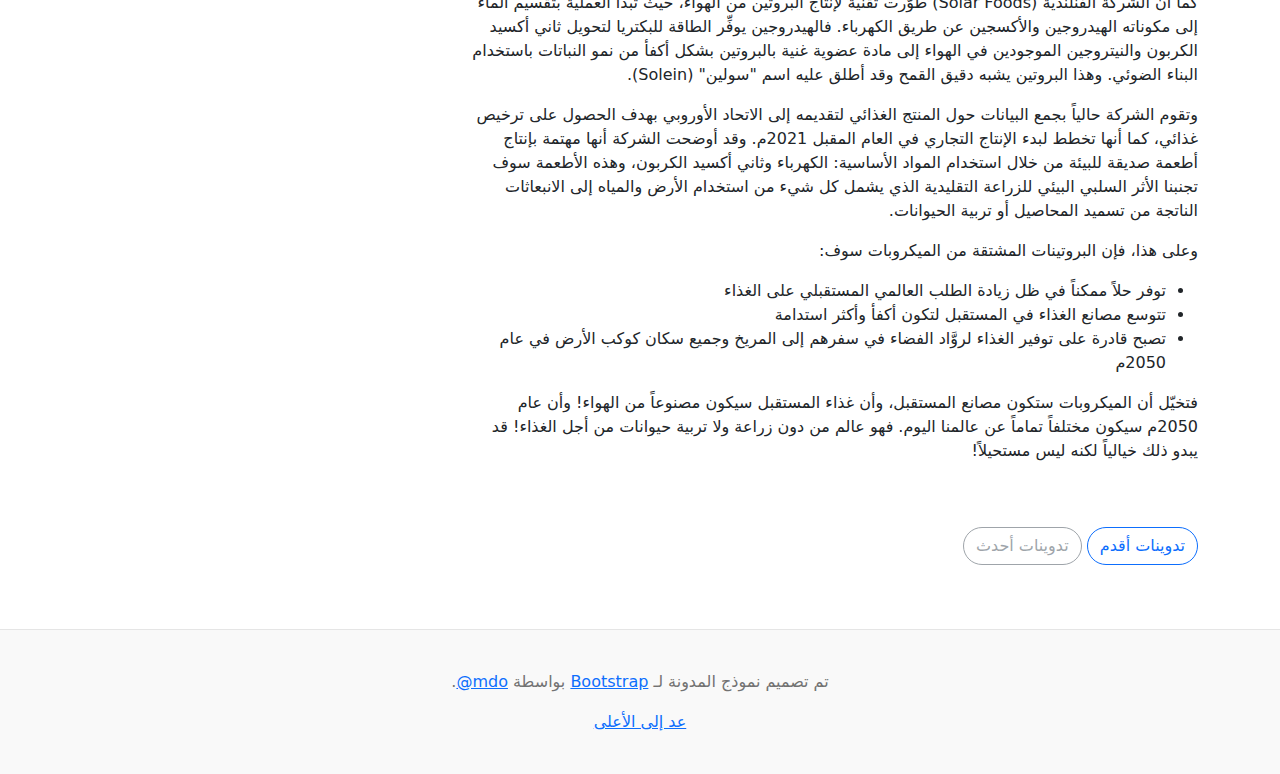
<file: bootstrap/blog-rtl/index.html>
<!doctype html>
<html lang="ar" dir="rtl">
  <head>
    <meta charset="utf-8">
    <meta name="viewport" content="width=device-width, initial-scale=1">
    <meta name="description" content="">
    <meta name="author" content="Mark Otto, Jacob Thornton, and Bootstrap contributors">
    <meta name="generator" content="Hugo 0.104.2">
    <title>قالب المدونة · Bootstrap v5.2</title>

    <link rel="canonical" href="https://getbootstrap.com/docs/5.2/examples/blog-rtl/">

    

    

<link href="../assets/dist/css/bootstrap.rtl.min.css" rel="stylesheet">

    <style>
      .bd-placeholder-img {
        font-size: 1.125rem;
        text-anchor: middle;
        -webkit-user-select: none;
        -moz-user-select: none;
        user-select: none;
      }

      @media (min-width: 768px) {
        .bd-placeholder-img-lg {
          font-size: 3.5rem;
        }
      }

      .b-example-divider {
        height: 3rem;
        background-color: rgba(0, 0, 0, .1);
        border: solid rgba(0, 0, 0, .15);
        border-width: 1px 0;
        box-shadow: inset 0 .5em 1.5em rgba(0, 0, 0, .1), inset 0 .125em .5em rgba(0, 0, 0, .15);
      }

      .b-example-vr {
        flex-shrink: 0;
        width: 1.5rem;
        height: 100vh;
      }

      .bi {
        vertical-align: -.125em;
        fill: currentColor;
      }

      .nav-scroller {
        position: relative;
        z-index: 2;
        height: 2.75rem;
        overflow-y: hidden;
      }

      .nav-scroller .nav {
        display: flex;
        flex-wrap: nowrap;
        padding-bottom: 1rem;
        margin-top: -1px;
        overflow-x: auto;
        text-align: center;
        white-space: nowrap;
        -webkit-overflow-scrolling: touch;
      }
    </style>

    
    <!-- Custom styles for this template -->
    <link href="https://fonts.googleapis.com/css?family=Amiri:wght@400;700&amp;display=swap" rel="stylesheet">
    <!-- Custom styles for this template -->
    <link href="../blog/blog.rtl.css" rel="stylesheet">
  </head>
  <body>
    
<div class="container">
  <header class="blog-header lh-1 py-3">
    <div class="row flex-nowrap justify-content-between align-items-center">
      <div class="col-4 pt-1">
        <a class="link-secondary" href="#">الإشتراك في النشرة البريدية</a>
      </div>
      <div class="col-4 text-center">
        <a class="blog-header-logo text-dark" href="#">كبير</a>
      </div>
      <div class="col-4 d-flex justify-content-end align-items-center">
        <a class="link-secondary" href="#" aria-label="بحث">
          <svg xmlns="http://www.w3.org/2000/svg" width="20" height="20" fill="none" stroke="currentColor" stroke-linecap="round" stroke-linejoin="round" stroke-width="2" class="mx-3" role="img" viewBox="0 0 24 24"><title>بحث</title><circle cx="10.5" cy="10.5" r="7.5"/><path d="M21 21l-5.2-5.2"/></svg>
        </a>
        <a class="btn btn-sm btn-outline-secondary" href="#">إنشاء حساب</a>
      </div>
    </div>
  </header>

  <div class="nav-scroller py-1 mb-2">
    <nav class="nav d-flex justify-content-between">
      <a class="p-2 link-secondary" href="#">العالم</a>
      <a class="p-2 link-secondary" href="#">الولايات المتحدة</a>
      <a class="p-2 link-secondary" href="#">التقنية</a>
      <a class="p-2 link-secondary" href="#">التصميم</a>
      <a class="p-2 link-secondary" href="#">الحضارة</a>
      <a class="p-2 link-secondary" href="#">المال والأعمال</a>
      <a class="p-2 link-secondary" href="#">السياسة</a>
      <a class="p-2 link-secondary" href="#">الرأي العام</a>
      <a class="p-2 link-secondary" href="#">العلوم</a>
      <a class="p-2 link-secondary" href="#">الصحة</a>
      <a class="p-2 link-secondary" href="#">الموضة</a>
      <a class="p-2 link-secondary" href="#">السفر</a>
    </nav>
  </div>
</div>

<main class="container">
  <div class="p-4 p-md-5 mb-4 rounded text-bg-dark">
    <div class="col-md-6 px-0">
      <h1 class="display-4 fst-italic">عنوان تدوينة مميزة أطول</h1>
      <p class="lead my-3">عدة أسطر نصية متعددة تعبر عن التدوية، وذلك لإعلام القراء الجدد بسرعة وكفاءة حول أكثر الأشياء إثارة للاهتمام في محتويات هذه التدوينة.</p>
      <p class="lead mb-0"><a href="#" class="text-white fw-bold">أكمل القراءة...</a></p>
    </div>
  </div>

  <div class="row mb-2">
    <div class="col-md-6">
      <div class="row g-0 border rounded overflow-hidden flex-md-row mb-4 shadow-sm h-md-250 position-relative">
        <div class="col p-4 d-flex flex-column position-static">
          <strong class="d-inline-block mb-2 text-primary">العالم</strong>
          <h3 class="mb-0">مشاركة مميزة</h3>
          <div class="mb-1 text-muted">نوفمبر 12</div>
          <p class="card-text mb-auto">هذه بطاقة أوسع مع نص داعم أدناه كمقدمة طبيعية لمحتوى إضافي.</p>
          <a href="#" class="stretched-link">أكمل القراءة</a>
        </div>
        <div class="col-auto d-none d-lg-block">
          <svg class="bd-placeholder-img" width="200" height="250" xmlns="http://www.w3.org/2000/svg" role="img" aria-label="Placeholder: صورة مصغرة" preserveAspectRatio="xMidYMid slice" focusable="false"><title>Placeholder</title><rect width="100%" height="100%" fill="#55595c"/><text x="50%" y="50%" fill="#eceeef" dy=".3em">صورة مصغرة</text></svg>

        </div>
      </div>
    </div>
    <div class="col-md-6">
      <div class="row g-0 border rounded overflow-hidden flex-md-row mb-4 shadow-sm h-md-250 position-relative">
        <div class="col p-4 d-flex flex-column position-static">
          <strong class="d-inline-block mb-2 text-success">التصميم</strong>
          <h3 class="mb-0">عنوان الوظيفة</h3>
          <div class="mb-1 text-muted">نوفمبر 11</div>
          <p class="mb-auto">هذه بطاقة أوسع مع نص داعم أدناه كمقدمة طبيعية لمحتوى إضافي.</p>
          <a href="#" class="stretched-link">أكمل القراءة</a>
        </div>
        <div class="col-auto d-none d-lg-block">
          <svg class="bd-placeholder-img" width="200" height="250" xmlns="http://www.w3.org/2000/svg" role="img" aria-label="Placeholder: صورة مصغرة" preserveAspectRatio="xMidYMid slice" focusable="false"><title>Placeholder</title><rect width="100%" height="100%" fill="#55595c"/><text x="50%" y="50%" fill="#eceeef" dy=".3em">صورة مصغرة</text></svg>

        </div>
      </div>
    </div>
  </div>

  <div class="row">
    <div class="col-md-8">
      <h3 class="pb-4 mb-4 fst-italic border-bottom">
        من Firehose
      </h3>

      <article class="blog-post">
        <h2 class="blog-post-title mb-1">مثال على تدوينة</h2>
        <p class="blog-post-meta">1 يناير 2021 بواسطة <a href="#"> Mark </a></p>

        <p>تعرض مشاركة المدونة هذه بضعة أنواع مختلفة من المحتوى الذي يتم دعمه وتصميمه باستخدام Bootstrap. النصوص الأساسية، الصور، والأكواد مدعومة بشكل كامل.</p>
        <hr>
        <p>يشكِّل تأمين الغذاء في المستقبل قضية تؤرِّق حكومات العالَم والعلماء على حدٍّ سواء. فخلال القرن العشرين ازداد عدد سكان الأرض أربعة أضعاف، وتشير التقديرات إلى أن العدد سوف يصل إلى عشرة مليارات إنسان بحلول عام 2050م. وسوف تمثل هذه الزيادة الهائلة تحدياً كبيراً وضغطاً متصاعداً على قدرة الإنتاج الزراعي. الأمر الذي كان ولا بد من أن يدفع إلى تطوير تقنيات مبتكرة في تصنيع الغذاء غير الزراعة، منها تقنية مستقبلية تقوم على تصنيع الغذاء من الهواء.</p>
        <blockquote>
          <p>تشغل الزراعة مساحات كبيرة من اليابسة، وتستهلك كميات هائلة من المياه، كما أن إنتاج الغذاء بواسطة الزراعة يسهم بنسبة عالية من انبعاثات غازات الاحتباس الحراري العالمية</p>
        </blockquote>
        <p>تشغل الزراعة مساحات كبيرة من اليابسة، وتستهلك كميات هائلة من المياه. كما أن إنتاج الغذاء بواسطة الزراعة يسهم بنسبة عالية من انبعاثات غازات الاحتباس الحراري العالمية، وللمقارنة فإن هذه النسبة من الانبعاثات هي أكبر مما ينتجه قطاع النقل بكل ما فيه من سيارات وشاحنات وطائرات وقطارات.</p>
        <h2>عنوان</h2>
        <p>تحصل النباتات على غذائها بواسطة عملية تسمى البناء الضوئي، حيث تقوم النباتات بتحويل ضوء الشمس والماء وثاني أكسيد الكربون الموجود في الغلاف الجوي إلى غذاء وتطلق الأكسجين كمنتج ثانوي لهذا التفاعل الكيميائي. وتحدث هذه العملية في "البلاستيدات الخضراء". فالنباتات تستفيد من طاقة ضوء الشمس في تقسيم الماء إلى هيدروجين وأكسجين، وتحدث تفاعلات كيميائية أخرى ينتج عنها سكر الجلكوز الذي تستخدمه كمصدر للغذاء وينطلق الأكسجين من النباتات إلى الغلاف الجوي. وهذا يعني أن النباتات تحوِّل ثاني أكسيد الكربون إلى غذاء من خلال تفاعلات كيميائية معقَّدة. ويُعد البناء الضوئي من أهم التفاعلات الكيميائية على كوكب الأرض، فقد ساعد في الماضي على تطوُّر كوكبنا وظهور الحياة عليه. فالنباتات تستخدم ثاني أكسيد الكربون لصنع غذائها، وتطلق الأكسجين لتساعد الكائنات الأخرى على التنفس!</p>
        <h3>عنوان فرعي</h3>
        <p>ألهمت هذه العملية علماء وكالة الفضاء الأمريكية (ناسا) خلال الستينيات من القرن الماضي، لبحث فكرة إطعام روَّاد الفضاء في مهمات الفضاء الطويلة مثل السفر إلى المريخ. وكانت واحدة من الأفكار الواعدة تصنيع الغذاء عن طريق ثاني أكسيد الكربون الذي ينتجه روَّاد الفضاء، لكن ليس بواسطة النباتات بل عن طريق ميكروبات صغيرة وحيدة الخلية قادرة على حصد ثاني أكسيد الكربون لإنتاج كميات وفيرة من البروتين المغذي على شكل مسحوق عديم النكهة، كما يمكن استخدام المادة في صنع الأطعمة المألوفة لدينا.</p>
        <pre><code>Example code block</code></pre>
        <p>وخلافاً لما هو الحال في عالم النبات، فإن هذه الميكروبات لا تستخدم الضوء كما يحدث في عملية البناء الضوئي التي تستخدمها النباتات للحصول على الغذاء، أي لأنها قادرة على النمو في الظلام. تسمى هذه البكتريا "هيدروجينوتروف" (Hydrogenotrophs)، وهي تستخدم الهيدروجين كوقود لإنتاج الغذاء من ثاني أكسيد الكربون. فعندما يُنتج روَّاد الفضاء ثاني أكسيد الكربون، تلتقطه الميكروبات، ويتحوَّل مع مدخلات أخرى إلى غذاء غني بالكربون. وبهذه الطريقة سوف نحصل على دورة كربون مغلقة الحلقة.</p>
        <h3>عنوان فرعي</h3>
        <p>بعد مرور أكثر من نصف قرن على أبحاث ناسا، تعمل حالياً عدة شركات في قطاع البيولوجيا التركيبية من ضمنها إير بروتين (Air Protein) وسولار فودز (Solar Foods) على تطوير جيل جديد من المنتجات الغذائية المستدامة، من دون وجود بصمة كربونية. ولن تقتصر هذه المنتجات الغذائية على روَّاد الفضاء فحسب، بل سوف تمتد لتشمل جميع سكان الأرض، وسوف تُنتَج في فترة زمنية قصيرة، بدلاً من الشهور، ومن دون الاعتماد على الأراضي الزراعية. وهذا يعني الحصول على منتجات غذائية بشكل سريع جداً. كما سيصبح من الممكن تصنيع الغذاء بطريقة عمودية من خلال هذه الميكروبات، بدلاً من الطريقة الأفقية التقليدية الشبيهة بتقنية الزراعة العمودية الحديثة. وهذا يعني توفير منتجات غذائية أكبر من المساحة نفسها.</p>
        <p>يتكوَّن الغذاء البشري من ثلاثة أنواع رئيسة، هي:</p>
        <ul>
          <li>البروتينات</li>
          <li>الكربوهيدرات</li>
          <li>الدهون</li>
        </ul>
        <p>وتتكوَّن البروتينات من الأحماض الأمينية، وهي مجموعة من المركبات العضوية يبلغ عددها في جسم الإنسان عشرين حمضاً أمينياً، من بينها تسعة أساسية يحصل عليها الجسم من الغذاء. وتتكوَّن الأحماض الأمينية بشكل أساس من:</p>
        <ol>
          <li>الكربون</li>
          <li>الهيدروجين</li>
          <li>الأكسجين</li>
          <li>النيتروجين</li>
        </ol>
        <p>ومن الملاحظ أن النيتروجين يشكِّل نسبة %78 من الهواء، كما أن الهيدروجين نحصل عليه من خلال التحليل الكهربائي للماء، ومن الممكن نظرياً سحب الكربون من الهواء لتشكيل هذه الأحماض، ذلك أن الكربون هو العمود الفقري للأحماض الأمينية، كما أن الحياة على كوكب الأرض قائمة على الكربون لقدرته على تكوين سلاسل كربونية طويلة، وهذا ما تفعله الميكروبات بتصنيع أحماض أمينية من ثاني أكسيد الكربون من خلال مجموعة من التفاعلات الكيميائية المعقَّدة. وإضافة إلى صنع وجبات غنية بالبروتين، فهذه الميكروبات تنتج منتجات أخرى مثل الزيوت التي لها عديد من الاستخدامات.</p>
      </article>

      <article class="blog-post">
        <h2 class="blog-post-title mb-1">تدوينة أخرى</h2>
        <p class="blog-post-meta">23 ديسمبر 2020 بواسطة <a href="#">Jacob</a></p>

        <p>في الوقت الحالي، تدرس عدَّة شركات هذه الميكروبات بشكل أعمق، وتستزرعها من أجل الحصول على الغذاء. ففي عام 2019م، أعلن باحثون في شركة (Air Protein) الأمريكية نجاحهم في تحويل ثاني أكسيد الكربون الموجود في الهواء إلى لحوم صناعية مصنوعة من البروتين، التي لا تتطلَّب أي أرض زراعية، بل هي معتمدة بشكل أساسي على الهواء.</p>
        <blockquote>
          <p>تم تصنيع اللحوم بأنواع عديدة</p>
        </blockquote>
        <p>إذ استخدم هؤلاء الباحثون الهواء والطاقة المتجدِّدة كمدخلات في عملية مشابهة للتخمير، لإنتاج بروتين يحتوي على الأحماض الأمينية التسعة الأساسية وغني بالفيتامينات والمعادن، كما أنه خالٍ من الهرمونات والمضادات الحيوية والمبيدات الحشرية ومبيدات الأعشاب.</p>
        <p> وتم تصنيع اللحوم بأنواع عديدة بما فيها الدواجن والأبقار والمأكولات البحرية، من دون حصول انبعاثات كربونية، على عكس تربية الأبقار التي تسهم في انبعاث غاز الميثان أحد غازات الاحتباس الحراري.</p>
      </article>

      <article class="blog-post">
        <h2 class="blog-post-title mb-1">ميزة جديدة</h2>
        <p class="blog-post-meta">14 ديسمبر 2020 بواسطة <a href="#">Jacob</a></p>

        <p>كما أن الشركة الفنلندية (Solar Foods) طوَّرت تقنية لإنتاج البروتين من الهواء، حيث تبدأ العملية بتقسيم الماء إلى مكوناته الهيدروجين والأكسجين عن طريق الكهرباء. فالهيدروجين يوفِّر الطاقة للبكتريا لتحويل ثاني أكسيد الكربون والنيتروجين الموجودين في الهواء إلى مادة عضوية غنية بالبروتين بشكل أكفأ من نمو النباتات باستخدام البناء الضوئي. وهذا البروتين يشبه دقيق القمح وقد أطلق عليه اسم "سولين" (Solein).</p>
        <p>وتقوم الشركة حالياً بجمع البيانات حول المنتج الغذائي لتقديمه إلى الاتحاد الأوروبي بهدف الحصول على ترخيص غذائي، كما أنها تخطط لبدء الإنتاج التجاري في العام المقبل 2021م. وقد أوضحت الشركة أنها مهتمة بإنتاج أطعمة صديقة للبيئة من خلال استخدام المواد الأساسية: الكهرباء وثاني أكسيد الكربون، وهذه الأطعمة سوف تجنبنا الأثر السلبي البيئي للزراعة التقليدية الذي يشمل كل شيء من استخدام الأرض والمياه إلى الانبعاثات الناتجة من تسميد المحاصيل أو تربية الحيوانات.</p>
        <p>وعلى هذا، فإن البروتينات المشتقة من الميكروبات سوف:</p>
        <ul>
          <li>توفر حلاً ممكناً في ظل زيادة الطلب العالمي المستقبلي على الغذاء</li>
          <li>تتوسع مصانع الغذاء في المستقبل لتكون أكفأ وأكثر استدامة</li>
          <li>تصبح قادرة على توفير الغذاء لروَّاد الفضاء في سفرهم إلى المريخ وجميع سكان كوكب الأرض في عام 2050م</li>
        </ul>
        <p>فتخيّل أن الميكروبات ستكون مصانع المستقبل، وأن غذاء المستقبل سيكون مصنوعاً من الهواء! وأن عام 2050م سيكون مختلفاً تماماً عن عالمنا اليوم. فهو عالم من دون زراعة ولا تربية حيوانات من أجل الغذاء! قد يبدو ذلك خيالياً لكنه ليس مستحيلاً!</p>
      </article>

      <nav class="blog-pagination" aria-label="Pagination">
        <a class="btn btn-outline-primary rounded-pill" href="#">تدوينات أقدم</a>
        <a class="btn btn-outline-secondary rounded-pill disabled">تدوينات أحدث</a>
      </nav>

    </div>

    <div class="col-md-4">
      <div class="position-sticky" style="top: 2rem;">
        <div class="p-4 mb-3 bg-light rounded">
          <h4 class="fst-italic">حول</h4>
          <p class="mb-0">أقبلت، فأقبلت معك الحياة بجميع صنوفها وألوانها: فالنبات ينبت، والأشجار تورق وتزهر، والهرة تموء، والقمري يسجع، والغنم يثغو، والبقر يخور، وكل أليف يدعو أليفه. كل شيء يشعر بالحياة وينسي هموم الحياة، ولا يذكر إلا سعادة الحياة، فإن كان الزمان جسدا فأنت روحه، وإن كان عمرا فأنت شبابه.</p>
        </div>

        <div class="p-4">
          <h4 class="fst-italic">الأرشيف</h4>
          <ol class="list-unstyled mb-0">
            <li><a href="#">مارس 2021</a></li>
            <li><a href="#">شباط 2021</a></li>
            <li><a href="#">يناير 2021</a></li>
            <li><a href="#">ديسمبر 2020</a></li>
            <li><a href="#">نوفمبر 2020</a></li>
            <li><a href="#">أكتوبر 2020</a></li>
            <li><a href="#">سبتمبر 2020</a></li>
            <li><a href="#">اغسطس 2020</a></li>
            <li><a href="#">يوليو 2020</a></li>
            <li><a href="#">يونيو 2020</a></li>
            <li><a href="#">مايو 2020</a></li>
            <li><a href="#">ابريل 2020</a></li>
          </ol>
        </div>

        <div class="p-4">
          <h4 class="fst-italic">في مكان آخر</h4>
          <ol class="list-unstyled">
            <li><a href="#">GitHub</a></li>
            <li><a href="#">Twitter</a></li>
            <li><a href="#">Facebook</a></li>
          </ol>
        </div>
      </div>
    </div>
  </div>

</main>

<footer class="blog-footer">
  <p>تم تصميم نموذج المدونة لـ <a href="https://getbootstrap.com/">Bootstrap</a> بواسطة <a href="https://twitter.com/mdo"><bdi lang="en" dir="ltr">@mdo</bdi></a>.</p>
  <p>
    <a href="#">عد إلى الأعلى</a>
  </p>
</footer>


    
  </body>
</html>
</file>
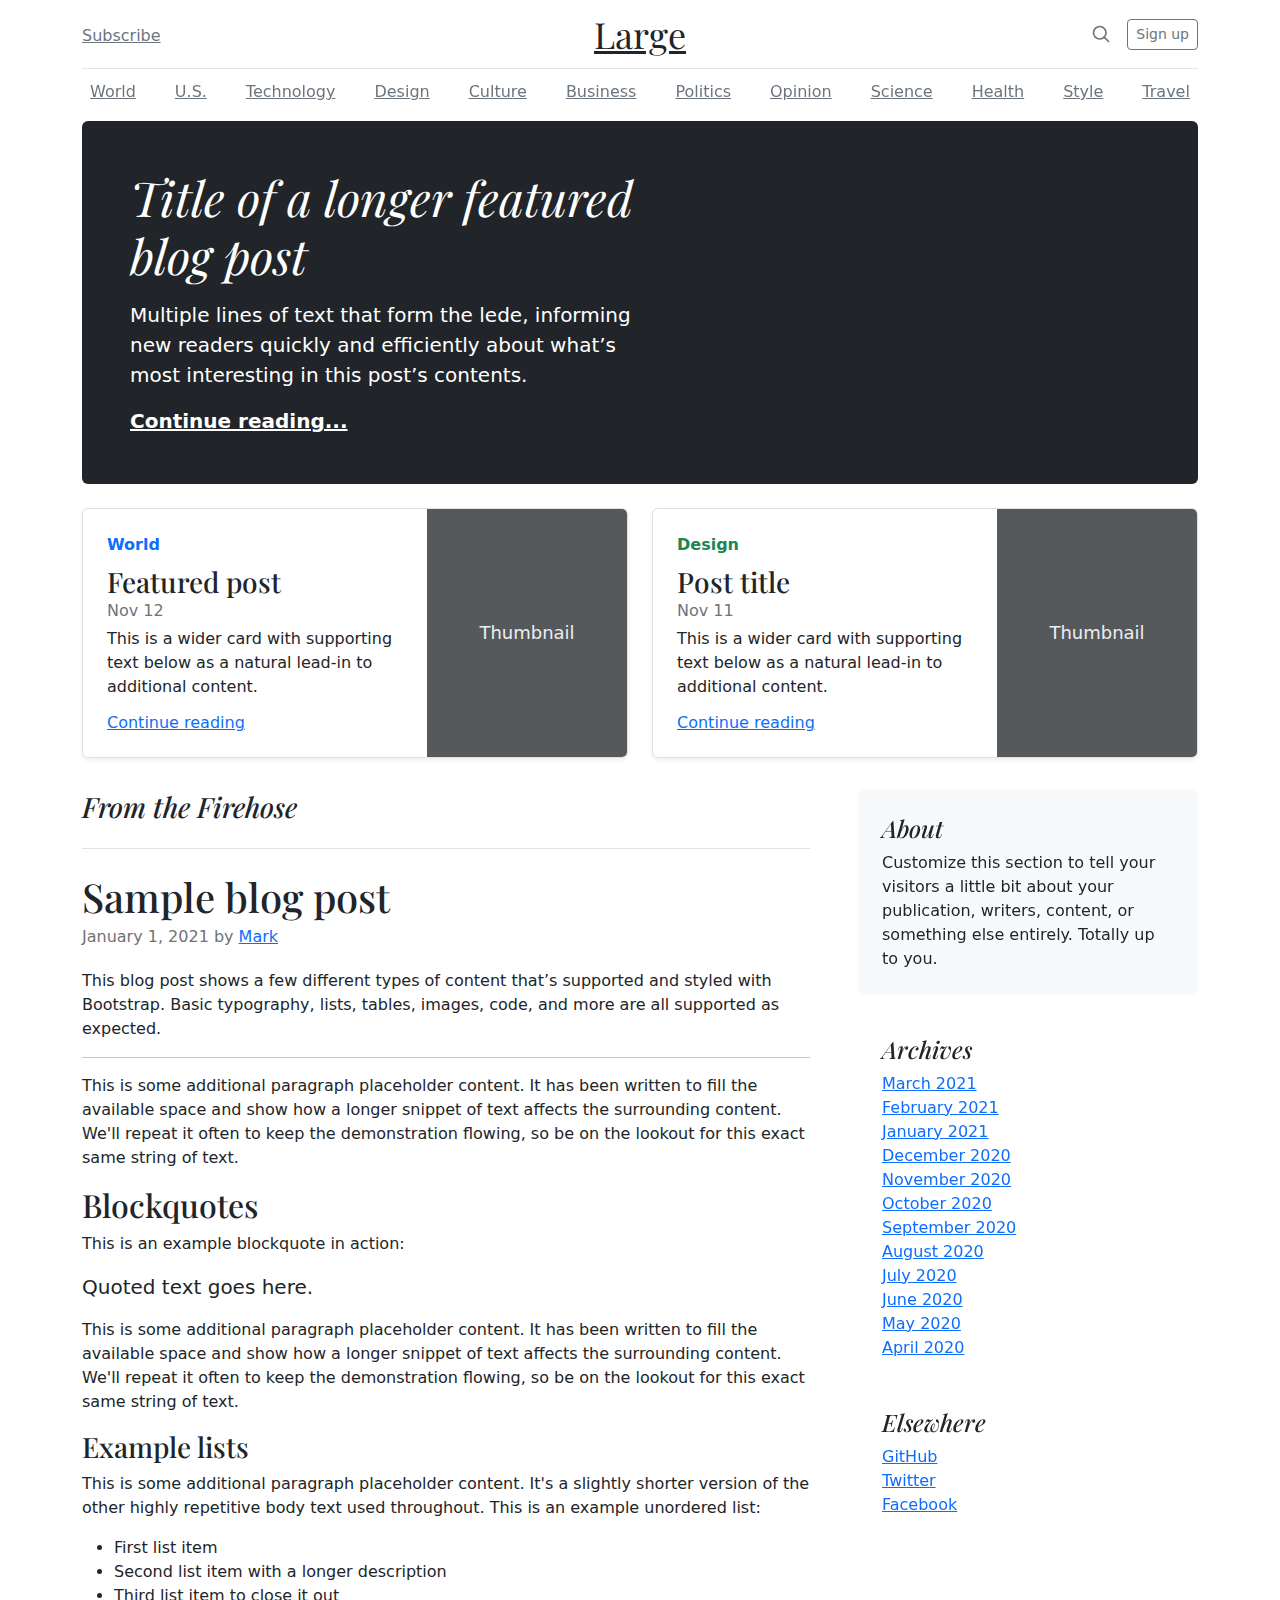
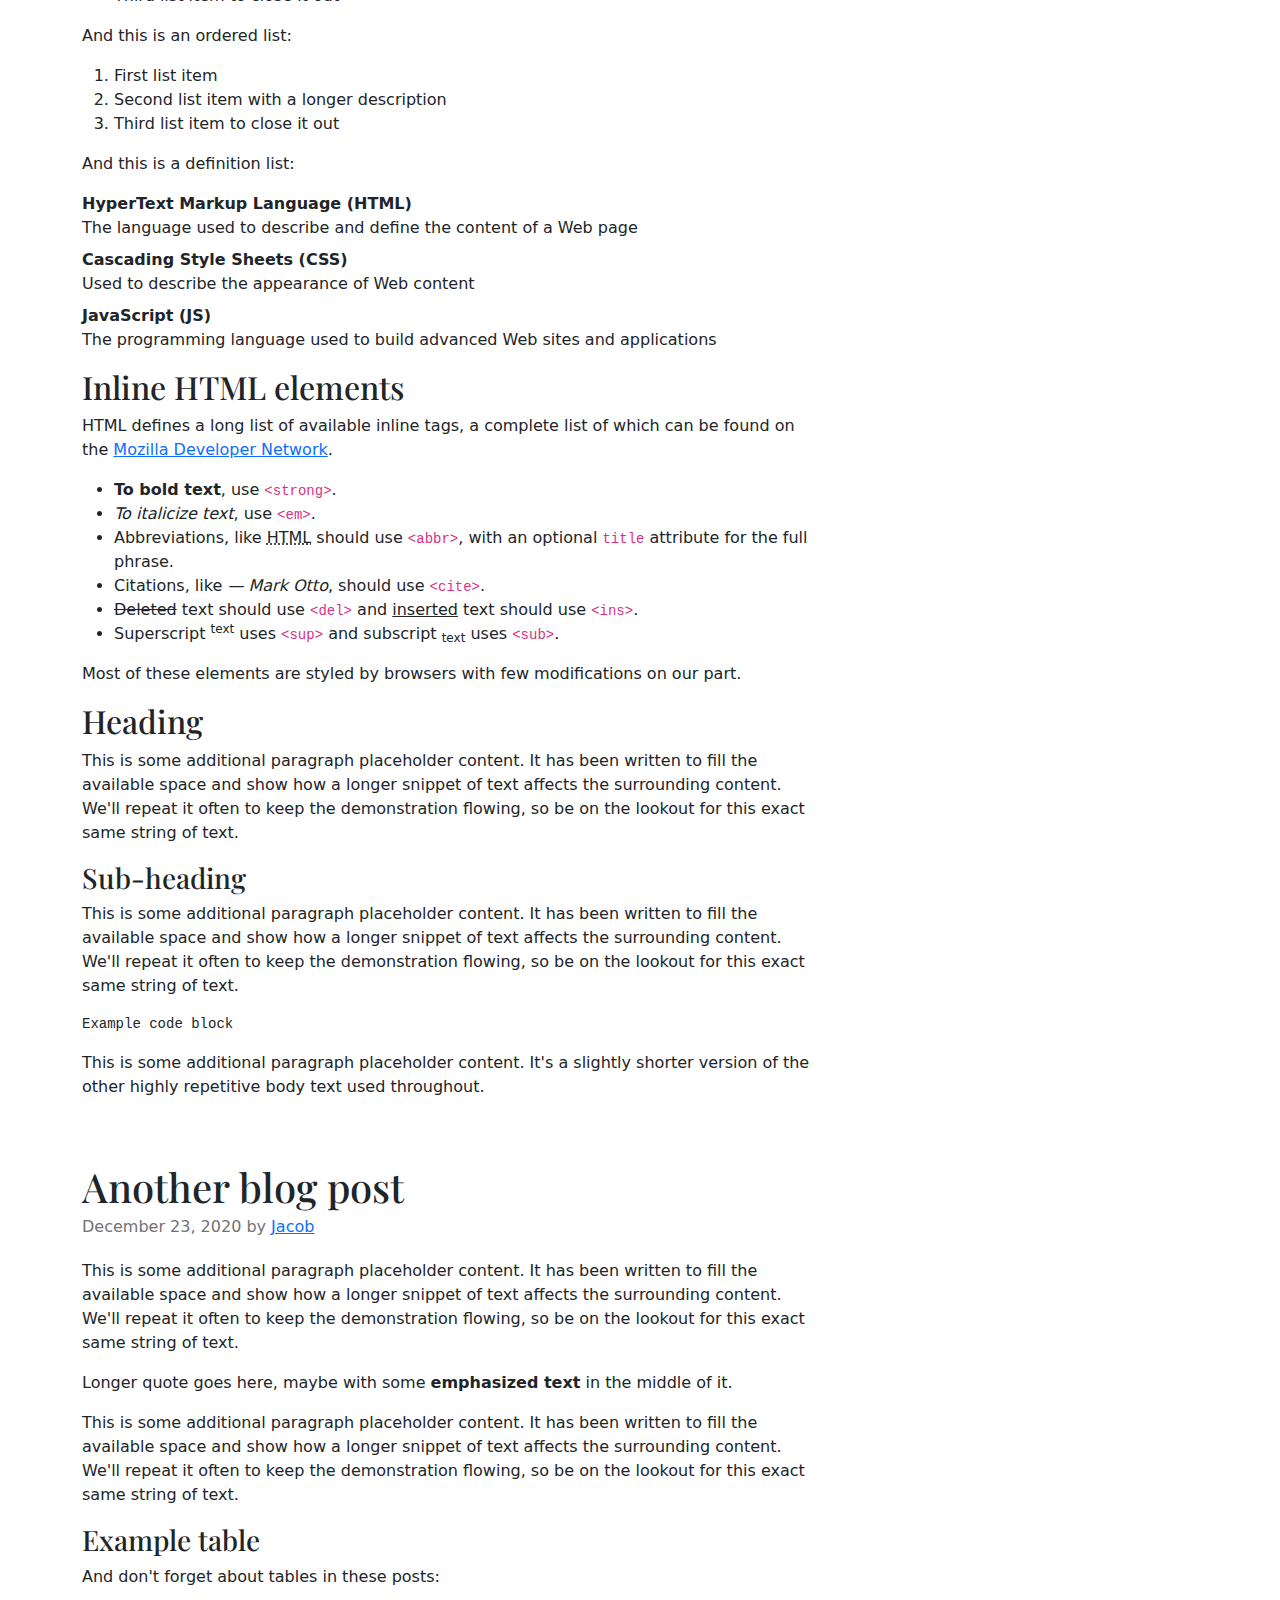
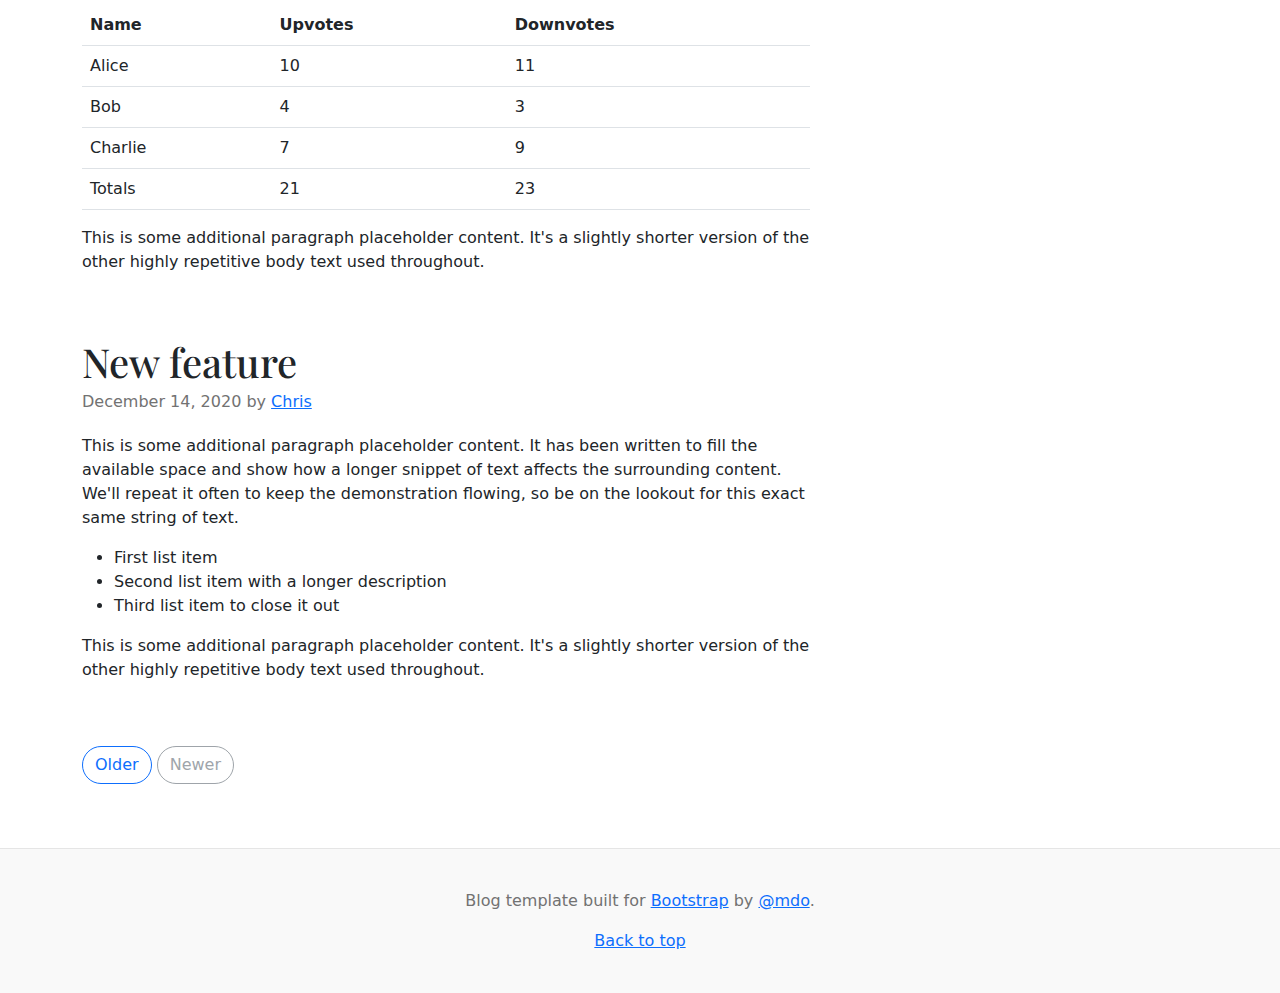
<file: bootstrap/blog/index.html>
<!doctype html>
<html lang="en">
  <head>
    <meta charset="utf-8">
    <meta name="viewport" content="width=device-width, initial-scale=1">
    <meta name="description" content="">
    <meta name="author" content="Mark Otto, Jacob Thornton, and Bootstrap contributors">
    <meta name="generator" content="Hugo 0.104.2">
    <title>Blog Template · Bootstrap v5.2</title>

    <link rel="canonical" href="https://getbootstrap.com/docs/5.2/examples/blog/">

    

    

<link href="../assets/dist/css/bootstrap.min.css" rel="stylesheet">

    <style>
      .bd-placeholder-img {
        font-size: 1.125rem;
        text-anchor: middle;
        -webkit-user-select: none;
        -moz-user-select: none;
        user-select: none;
      }

      @media (min-width: 768px) {
        .bd-placeholder-img-lg {
          font-size: 3.5rem;
        }
      }

      .b-example-divider {
        height: 3rem;
        background-color: rgba(0, 0, 0, .1);
        border: solid rgba(0, 0, 0, .15);
        border-width: 1px 0;
        box-shadow: inset 0 .5em 1.5em rgba(0, 0, 0, .1), inset 0 .125em .5em rgba(0, 0, 0, .15);
      }

      .b-example-vr {
        flex-shrink: 0;
        width: 1.5rem;
        height: 100vh;
      }

      .bi {
        vertical-align: -.125em;
        fill: currentColor;
      }

      .nav-scroller {
        position: relative;
        z-index: 2;
        height: 2.75rem;
        overflow-y: hidden;
      }

      .nav-scroller .nav {
        display: flex;
        flex-wrap: nowrap;
        padding-bottom: 1rem;
        margin-top: -1px;
        overflow-x: auto;
        text-align: center;
        white-space: nowrap;
        -webkit-overflow-scrolling: touch;
      }
    </style>

    
    <!-- Custom styles for this template -->
    <link href="https://fonts.googleapis.com/css?family=Playfair&#43;Display:700,900&amp;display=swap" rel="stylesheet">
    <!-- Custom styles for this template -->
    <link href="blog.css" rel="stylesheet">
  </head>
  <body>
    
<div class="container">
  <header class="blog-header lh-1 py-3">
    <div class="row flex-nowrap justify-content-between align-items-center">
      <div class="col-4 pt-1">
        <a class="link-secondary" href="#">Subscribe</a>
      </div>
      <div class="col-4 text-center">
        <a class="blog-header-logo text-dark" href="#">Large</a>
      </div>
      <div class="col-4 d-flex justify-content-end align-items-center">
        <a class="link-secondary" href="#" aria-label="Search">
          <svg xmlns="http://www.w3.org/2000/svg" width="20" height="20" fill="none" stroke="currentColor" stroke-linecap="round" stroke-linejoin="round" stroke-width="2" class="mx-3" role="img" viewBox="0 0 24 24"><title>Search</title><circle cx="10.5" cy="10.5" r="7.5"/><path d="M21 21l-5.2-5.2"/></svg>
        </a>
        <a class="btn btn-sm btn-outline-secondary" href="#">Sign up</a>
      </div>
    </div>
  </header>

  <div class="nav-scroller py-1 mb-2">
    <nav class="nav d-flex justify-content-between">
      <a class="p-2 link-secondary" href="#">World</a>
      <a class="p-2 link-secondary" href="#">U.S.</a>
      <a class="p-2 link-secondary" href="#">Technology</a>
      <a class="p-2 link-secondary" href="#">Design</a>
      <a class="p-2 link-secondary" href="#">Culture</a>
      <a class="p-2 link-secondary" href="#">Business</a>
      <a class="p-2 link-secondary" href="#">Politics</a>
      <a class="p-2 link-secondary" href="#">Opinion</a>
      <a class="p-2 link-secondary" href="#">Science</a>
      <a class="p-2 link-secondary" href="#">Health</a>
      <a class="p-2 link-secondary" href="#">Style</a>
      <a class="p-2 link-secondary" href="#">Travel</a>
    </nav>
  </div>
</div>

<main class="container">
  <div class="p-4 p-md-5 mb-4 rounded text-bg-dark">
    <div class="col-md-6 px-0">
      <h1 class="display-4 fst-italic">Title of a longer featured blog post</h1>
      <p class="lead my-3">Multiple lines of text that form the lede, informing new readers quickly and efficiently about what’s most interesting in this post’s contents.</p>
      <p class="lead mb-0"><a href="#" class="text-white fw-bold">Continue reading...</a></p>
    </div>
  </div>

  <div class="row mb-2">
    <div class="col-md-6">
      <div class="row g-0 border rounded overflow-hidden flex-md-row mb-4 shadow-sm h-md-250 position-relative">
        <div class="col p-4 d-flex flex-column position-static">
          <strong class="d-inline-block mb-2 text-primary">World</strong>
          <h3 class="mb-0">Featured post</h3>
          <div class="mb-1 text-muted">Nov 12</div>
          <p class="card-text mb-auto">This is a wider card with supporting text below as a natural lead-in to additional content.</p>
          <a href="#" class="stretched-link">Continue reading</a>
        </div>
        <div class="col-auto d-none d-lg-block">
          <svg class="bd-placeholder-img" width="200" height="250" xmlns="http://www.w3.org/2000/svg" role="img" aria-label="Placeholder: Thumbnail" preserveAspectRatio="xMidYMid slice" focusable="false"><title>Placeholder</title><rect width="100%" height="100%" fill="#55595c"/><text x="50%" y="50%" fill="#eceeef" dy=".3em">Thumbnail</text></svg>

        </div>
      </div>
    </div>
    <div class="col-md-6">
      <div class="row g-0 border rounded overflow-hidden flex-md-row mb-4 shadow-sm h-md-250 position-relative">
        <div class="col p-4 d-flex flex-column position-static">
          <strong class="d-inline-block mb-2 text-success">Design</strong>
          <h3 class="mb-0">Post title</h3>
          <div class="mb-1 text-muted">Nov 11</div>
          <p class="mb-auto">This is a wider card with supporting text below as a natural lead-in to additional content.</p>
          <a href="#" class="stretched-link">Continue reading</a>
        </div>
        <div class="col-auto d-none d-lg-block">
          <svg class="bd-placeholder-img" width="200" height="250" xmlns="http://www.w3.org/2000/svg" role="img" aria-label="Placeholder: Thumbnail" preserveAspectRatio="xMidYMid slice" focusable="false"><title>Placeholder</title><rect width="100%" height="100%" fill="#55595c"/><text x="50%" y="50%" fill="#eceeef" dy=".3em">Thumbnail</text></svg>

        </div>
      </div>
    </div>
  </div>

  <div class="row g-5">
    <div class="col-md-8">
      <h3 class="pb-4 mb-4 fst-italic border-bottom">
        From the Firehose
      </h3>

      <article class="blog-post">
        <h2 class="blog-post-title mb-1">Sample blog post</h2>
        <p class="blog-post-meta">January 1, 2021 by <a href="#">Mark</a></p>

        <p>This blog post shows a few different types of content that’s supported and styled with Bootstrap. Basic typography, lists, tables, images, code, and more are all supported as expected.</p>
        <hr>
        <p>This is some additional paragraph placeholder content. It has been written to fill the available space and show how a longer snippet of text affects the surrounding content. We'll repeat it often to keep the demonstration flowing, so be on the lookout for this exact same string of text.</p>
        <h2>Blockquotes</h2>
        <p>This is an example blockquote in action:</p>
        <blockquote class="blockquote">
          <p>Quoted text goes here.</p>
        </blockquote>
        <p>This is some additional paragraph placeholder content. It has been written to fill the available space and show how a longer snippet of text affects the surrounding content. We'll repeat it often to keep the demonstration flowing, so be on the lookout for this exact same string of text.</p>
        <h3>Example lists</h3>
        <p>This is some additional paragraph placeholder content. It's a slightly shorter version of the other highly repetitive body text used throughout. This is an example unordered list:</p>
        <ul>
          <li>First list item</li>
          <li>Second list item with a longer description</li>
          <li>Third list item to close it out</li>
        </ul>
        <p>And this is an ordered list:</p>
        <ol>
          <li>First list item</li>
          <li>Second list item with a longer description</li>
          <li>Third list item to close it out</li>
        </ol>
        <p>And this is a definition list:</p>
        <dl>
          <dt>HyperText Markup Language (HTML)</dt>
          <dd>The language used to describe and define the content of a Web page</dd>
          <dt>Cascading Style Sheets (CSS)</dt>
          <dd>Used to describe the appearance of Web content</dd>
          <dt>JavaScript (JS)</dt>
          <dd>The programming language used to build advanced Web sites and applications</dd>
        </dl>
        <h2>Inline HTML elements</h2>
        <p>HTML defines a long list of available inline tags, a complete list of which can be found on the <a href="https://developer.mozilla.org/en-US/docs/Web/HTML/Element">Mozilla Developer Network</a>.</p>
        <ul>
          <li><strong>To bold text</strong>, use <code class="language-plaintext highlighter-rouge">&lt;strong&gt;</code>.</li>
          <li><em>To italicize text</em>, use <code class="language-plaintext highlighter-rouge">&lt;em&gt;</code>.</li>
          <li>Abbreviations, like <abbr title="HyperText Markup Language">HTML</abbr> should use <code class="language-plaintext highlighter-rouge">&lt;abbr&gt;</code>, with an optional <code class="language-plaintext highlighter-rouge">title</code> attribute for the full phrase.</li>
          <li>Citations, like <cite>— Mark Otto</cite>, should use <code class="language-plaintext highlighter-rouge">&lt;cite&gt;</code>.</li>
          <li><del>Deleted</del> text should use <code class="language-plaintext highlighter-rouge">&lt;del&gt;</code> and <ins>inserted</ins> text should use <code class="language-plaintext highlighter-rouge">&lt;ins&gt;</code>.</li>
          <li>Superscript <sup>text</sup> uses <code class="language-plaintext highlighter-rouge">&lt;sup&gt;</code> and subscript <sub>text</sub> uses <code class="language-plaintext highlighter-rouge">&lt;sub&gt;</code>.</li>
        </ul>
        <p>Most of these elements are styled by browsers with few modifications on our part.</p>
        <h2>Heading</h2>
        <p>This is some additional paragraph placeholder content. It has been written to fill the available space and show how a longer snippet of text affects the surrounding content. We'll repeat it often to keep the demonstration flowing, so be on the lookout for this exact same string of text.</p>
        <h3>Sub-heading</h3>
        <p>This is some additional paragraph placeholder content. It has been written to fill the available space and show how a longer snippet of text affects the surrounding content. We'll repeat it often to keep the demonstration flowing, so be on the lookout for this exact same string of text.</p>
        <pre><code>Example code block</code></pre>
        <p>This is some additional paragraph placeholder content. It's a slightly shorter version of the other highly repetitive body text used throughout.</p>
      </article>

      <article class="blog-post">
        <h2 class="blog-post-title mb-1">Another blog post</h2>
        <p class="blog-post-meta">December 23, 2020 by <a href="#">Jacob</a></p>

        <p>This is some additional paragraph placeholder content. It has been written to fill the available space and show how a longer snippet of text affects the surrounding content. We'll repeat it often to keep the demonstration flowing, so be on the lookout for this exact same string of text.</p>
        <blockquote>
          <p>Longer quote goes here, maybe with some <strong>emphasized text</strong> in the middle of it.</p>
        </blockquote>
        <p>This is some additional paragraph placeholder content. It has been written to fill the available space and show how a longer snippet of text affects the surrounding content. We'll repeat it often to keep the demonstration flowing, so be on the lookout for this exact same string of text.</p>
        <h3>Example table</h3>
        <p>And don't forget about tables in these posts:</p>
        <table class="table">
          <thead>
            <tr>
              <th>Name</th>
              <th>Upvotes</th>
              <th>Downvotes</th>
            </tr>
          </thead>
          <tbody>
            <tr>
              <td>Alice</td>
              <td>10</td>
              <td>11</td>
            </tr>
            <tr>
              <td>Bob</td>
              <td>4</td>
              <td>3</td>
            </tr>
            <tr>
              <td>Charlie</td>
              <td>7</td>
              <td>9</td>
            </tr>
          </tbody>
          <tfoot>
            <tr>
              <td>Totals</td>
              <td>21</td>
              <td>23</td>
            </tr>
          </tfoot>
        </table>

        <p>This is some additional paragraph placeholder content. It's a slightly shorter version of the other highly repetitive body text used throughout.</p>
      </article>

      <article class="blog-post">
        <h2 class="blog-post-title mb-1">New feature</h2>
        <p class="blog-post-meta">December 14, 2020 by <a href="#">Chris</a></p>

        <p>This is some additional paragraph placeholder content. It has been written to fill the available space and show how a longer snippet of text affects the surrounding content. We'll repeat it often to keep the demonstration flowing, so be on the lookout for this exact same string of text.</p>
        <ul>
          <li>First list item</li>
          <li>Second list item with a longer description</li>
          <li>Third list item to close it out</li>
        </ul>
        <p>This is some additional paragraph placeholder content. It's a slightly shorter version of the other highly repetitive body text used throughout.</p>
      </article>

      <nav class="blog-pagination" aria-label="Pagination">
        <a class="btn btn-outline-primary rounded-pill" href="#">Older</a>
        <a class="btn btn-outline-secondary rounded-pill disabled">Newer</a>
      </nav>

    </div>

    <div class="col-md-4">
      <div class="position-sticky" style="top: 2rem;">
        <div class="p-4 mb-3 bg-light rounded">
          <h4 class="fst-italic">About</h4>
          <p class="mb-0">Customize this section to tell your visitors a little bit about your publication, writers, content, or something else entirely. Totally up to you.</p>
        </div>

        <div class="p-4">
          <h4 class="fst-italic">Archives</h4>
          <ol class="list-unstyled mb-0">
            <li><a href="#">March 2021</a></li>
            <li><a href="#">February 2021</a></li>
            <li><a href="#">January 2021</a></li>
            <li><a href="#">December 2020</a></li>
            <li><a href="#">November 2020</a></li>
            <li><a href="#">October 2020</a></li>
            <li><a href="#">September 2020</a></li>
            <li><a href="#">August 2020</a></li>
            <li><a href="#">July 2020</a></li>
            <li><a href="#">June 2020</a></li>
            <li><a href="#">May 2020</a></li>
            <li><a href="#">April 2020</a></li>
          </ol>
        </div>

        <div class="p-4">
          <h4 class="fst-italic">Elsewhere</h4>
          <ol class="list-unstyled">
            <li><a href="#">GitHub</a></li>
            <li><a href="#">Twitter</a></li>
            <li><a href="#">Facebook</a></li>
          </ol>
        </div>
      </div>
    </div>
  </div>

</main>

<footer class="blog-footer">
  <p>Blog template built for <a href="https://getbootstrap.com/">Bootstrap</a> by <a href="https://twitter.com/mdo">@mdo</a>.</p>
  <p>
    <a href="#">Back to top</a>
  </p>
</footer>


    
  </body>
</html>
</file>
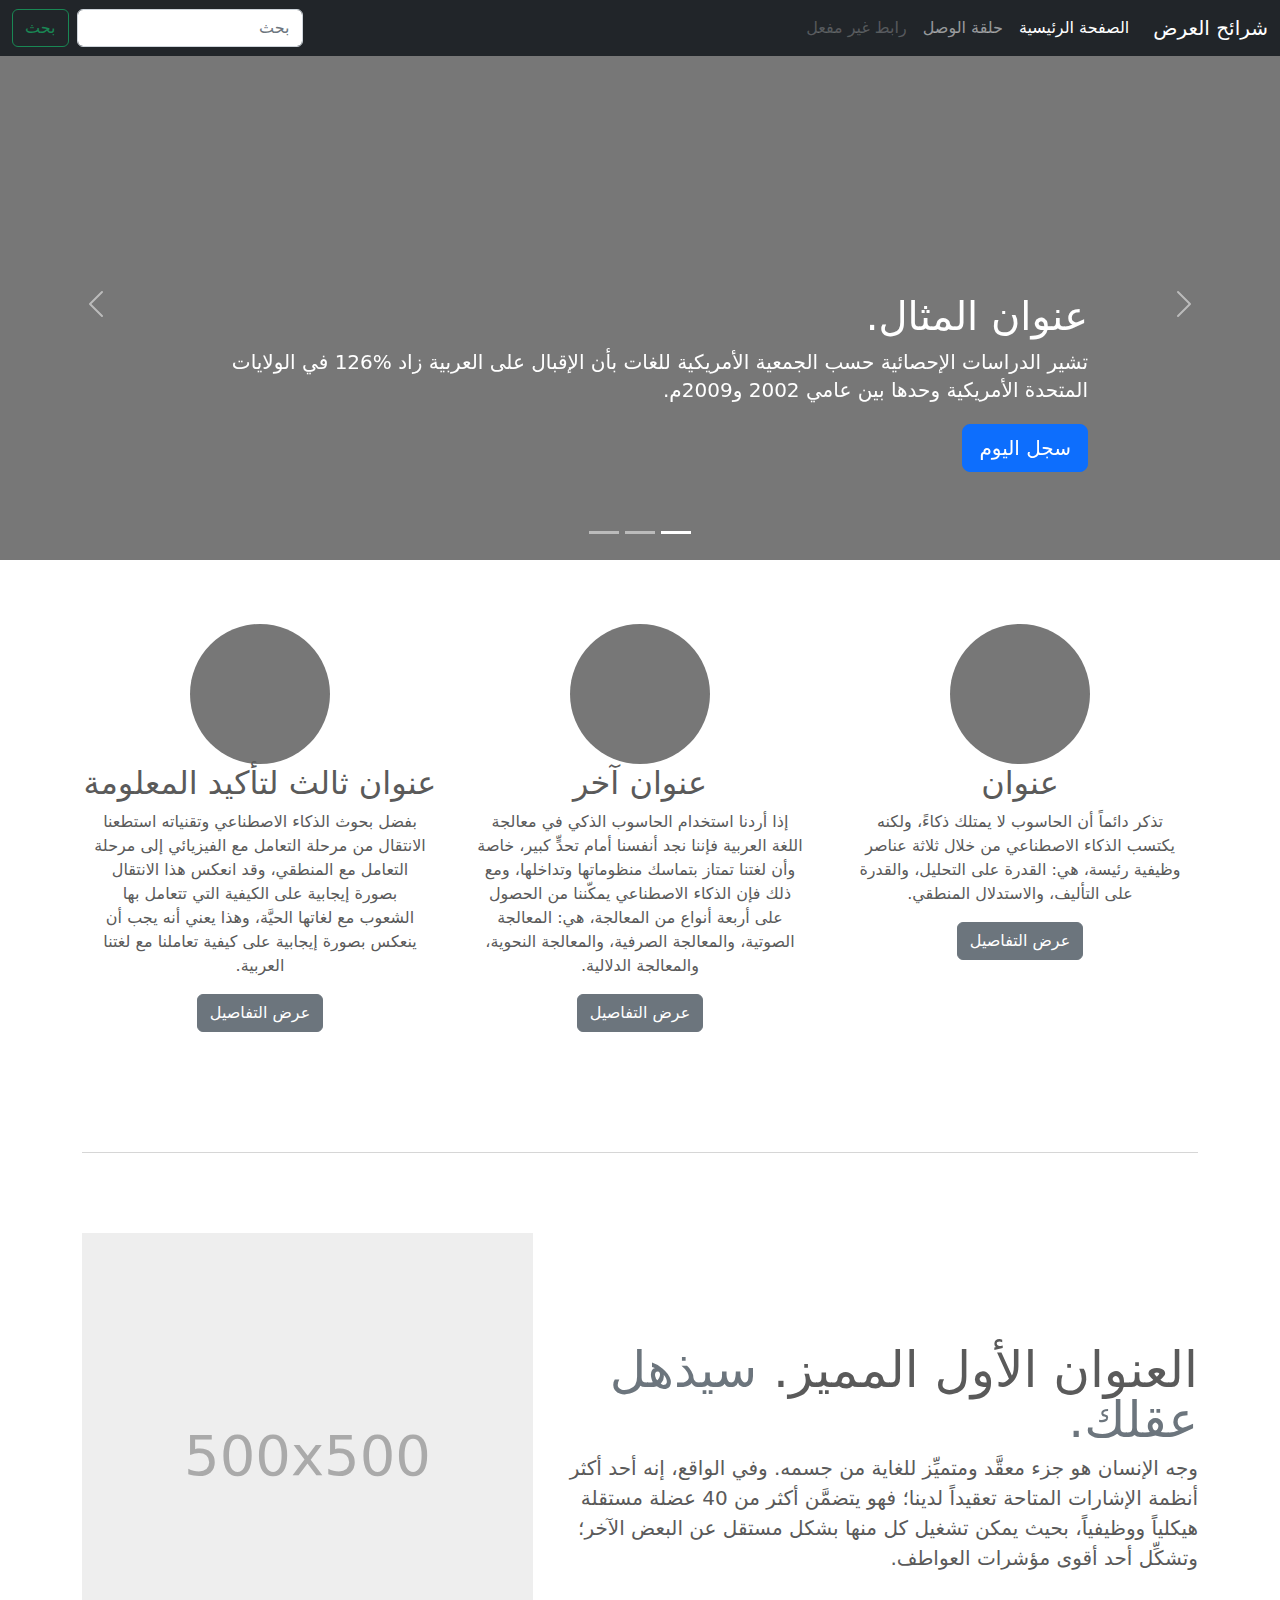
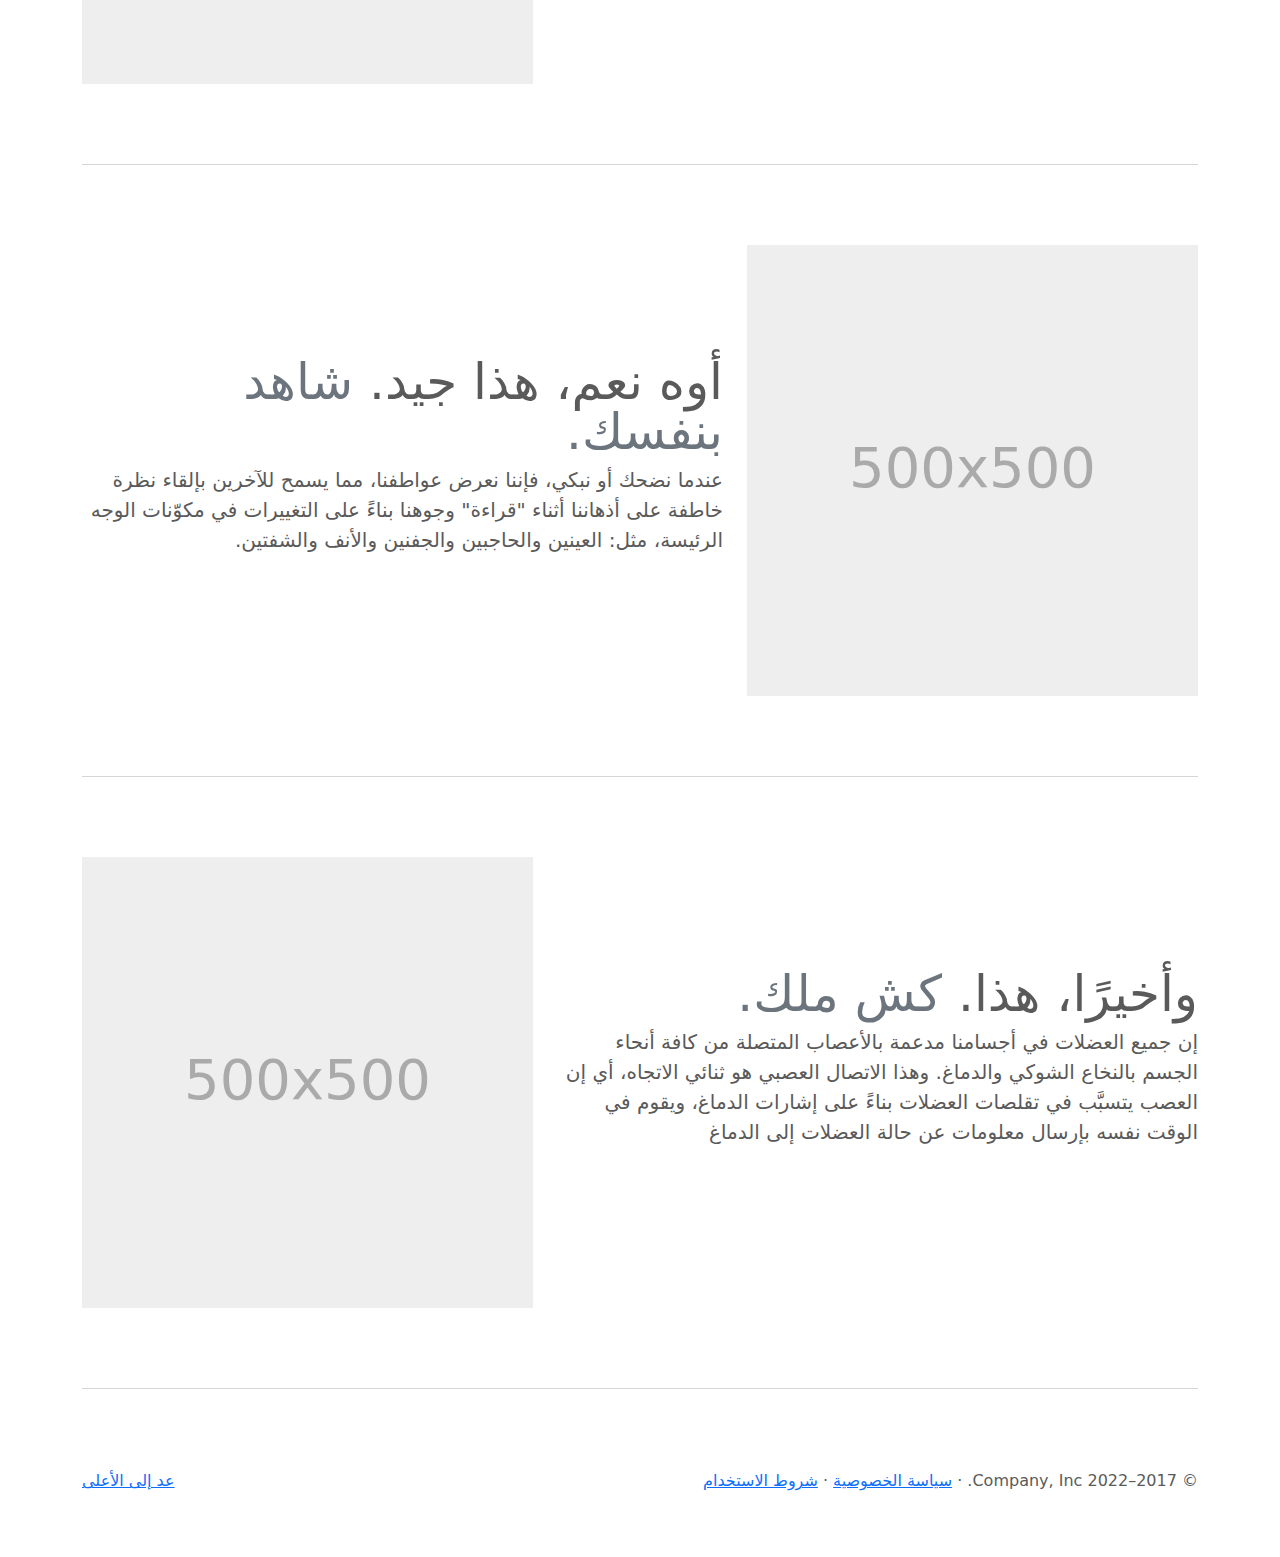
<file: bootstrap/carousel-rtl/index.html>
<!doctype html>
<html lang="ar" dir="rtl">
  <head>
    <meta charset="utf-8">
    <meta name="viewport" content="width=device-width, initial-scale=1">
    <meta name="description" content="">
    <meta name="author" content="Mark Otto, Jacob Thornton, and Bootstrap contributors">
    <meta name="generator" content="Hugo 0.104.2">
    <title>قالب  شرائح العرض · Bootstrap v5.2</title>

    <link rel="canonical" href="https://getbootstrap.com/docs/5.2/examples/carousel-rtl/">

    

    

<link href="../assets/dist/css/bootstrap.rtl.min.css" rel="stylesheet">

    <style>
      .bd-placeholder-img {
        font-size: 1.125rem;
        text-anchor: middle;
        -webkit-user-select: none;
        -moz-user-select: none;
        user-select: none;
      }

      @media (min-width: 768px) {
        .bd-placeholder-img-lg {
          font-size: 3.5rem;
        }
      }

      .b-example-divider {
        height: 3rem;
        background-color: rgba(0, 0, 0, .1);
        border: solid rgba(0, 0, 0, .15);
        border-width: 1px 0;
        box-shadow: inset 0 .5em 1.5em rgba(0, 0, 0, .1), inset 0 .125em .5em rgba(0, 0, 0, .15);
      }

      .b-example-vr {
        flex-shrink: 0;
        width: 1.5rem;
        height: 100vh;
      }

      .bi {
        vertical-align: -.125em;
        fill: currentColor;
      }

      .nav-scroller {
        position: relative;
        z-index: 2;
        height: 2.75rem;
        overflow-y: hidden;
      }

      .nav-scroller .nav {
        display: flex;
        flex-wrap: nowrap;
        padding-bottom: 1rem;
        margin-top: -1px;
        overflow-x: auto;
        text-align: center;
        white-space: nowrap;
        -webkit-overflow-scrolling: touch;
      }
    </style>

    
    <!-- Custom styles for this template -->
    <link href="../carousel/carousel.rtl.css" rel="stylesheet">
  </head>
  <body>
    
<header>
  <nav class="navbar navbar-expand-md navbar-dark fixed-top bg-dark">
    <div class="container-fluid">
      <a class="navbar-brand" href="#">شرائح العرض</a>
      <button class="navbar-toggler" type="button" data-bs-toggle="collapse" data-bs-target="#navbarCollapse" aria-controls="navbarCollapse" aria-expanded="false" aria-label="تبديل التنقل">
        <span class="navbar-toggler-icon"></span>
      </button>
      <div class="collapse navbar-collapse" id="navbarCollapse">
        <ul class="navbar-nav me-auto mb-2 mb-md-0">
          <li class="nav-item">
            <a class="nav-link active" aria-current="page" href="#">الصفحة الرئيسية</a>
          </li>
          <li class="nav-item">
            <a class="nav-link" href="#">حلقة الوصل</a>
          </li>
          <li class="nav-item">
            <a class="nav-link disabled">رابط غير مفعل</a>
          </li>
        </ul>
        <form class="d-flex" role="search">
          <input class="form-control me-2" type="search" placeholder="بحث" aria-label="بحث">
          <button class="btn btn-outline-success" type="submit">بحث</button>
        </form>
      </div>
    </div>
  </nav>
</header>

<main>

  <div id="myCarousel" class="carousel slide" data-bs-ride="carousel">
    <div class="carousel-indicators">
      <button type="button" data-bs-target="#myCarousel" data-bs-slide-to="0" class="active" aria-current="true" aria-label="Slide 1"></button>
      <button type="button" data-bs-target="#myCarousel" data-bs-slide-to="1" aria-label="Slide 2"></button>
      <button type="button" data-bs-target="#myCarousel" data-bs-slide-to="2" aria-label="Slide 3"></button>
    </div>
    <div class="carousel-inner">
      <div class="carousel-item active">
        <svg class="bd-placeholder-img" width="100%" height="100%" xmlns="http://www.w3.org/2000/svg" aria-hidden="true" preserveAspectRatio="xMidYMid slice" focusable="false"><rect width="100%" height="100%" fill="#777"/></svg>

        <div class="container">
          <div class="carousel-caption text-start">
            <h1>عنوان المثال.</h1>
            <p>تشير الدراسات الإحصائية حسب الجمعية الأمريكية للغات بأن الإقبال على العربية زاد %126 في الولايات المتحدة الأمريكية وحدها بين عامي 2002 و2009م.</p>
            <p><a class="btn btn-lg btn-primary" href="#">سجل اليوم</a></p>
          </div>
        </div>
      </div>
      <div class="carousel-item">
        <svg class="bd-placeholder-img" width="100%" height="100%" xmlns="http://www.w3.org/2000/svg" aria-hidden="true" preserveAspectRatio="xMidYMid slice" focusable="false"><rect width="100%" height="100%" fill="#777"/></svg>

        <div class="container">
          <div class="carousel-caption">
            <h1>عنوان مثال آخر.</h1>
            <p>حسب المجلس الثقافي البريطاني فإن تعليم الإنجليزية داخل بريطانيا يسهم في تعزيز اقتصادها بما يتجاوز ملياري جنيه سنوياً، كما أنه وفر أكثر من 26 ألف وظيفة.</p>
            <p><a class="btn btn-lg btn-primary" href="#">أعرف أكثر</a></p>
          </div>
        </div>
      </div>
      <div class="carousel-item">
        <svg class="bd-placeholder-img" width="100%" height="100%" xmlns="http://www.w3.org/2000/svg" aria-hidden="true" preserveAspectRatio="xMidYMid slice" focusable="false"><rect width="100%" height="100%" fill="#777"/></svg>

        <div class="container">
          <div class="carousel-caption text-end">
            <h1>واحد أكثر لقياس جيد.</h1>
            <p>الإحصاءات لحجم الاستثمار اللغوي خارج بريطانيا تتفاوت من سنة لأخرى إلا أن المدير التنفيذي للمجلس الثقافي البريطاني إدي بايرز يرى أن استثمار تعليم الإنجليزية في الخارج لا يحسب على المستوى المالي فحسب بل على المستوى السياسي أيضاً.</p>
            <p><a class="btn btn-lg btn-primary" href="#">تصفح المعرض</a></p>
          </div>
        </div>
      </div>
    </div>
    <button class="carousel-control-prev" type="button" data-bs-target="#myCarousel" data-bs-slide="prev">
      <span class="carousel-control-prev-icon" aria-hidden="true"></span>
      <span class="visually-hidden">السابق</span>
    </button>
    <button class="carousel-control-next" type="button" data-bs-target="#myCarousel" data-bs-slide="next">
      <span class="carousel-control-next-icon" aria-hidden="true"></span>
      <span class="visually-hidden">التالي</span>
    </button>
  </div>


  <!-- Marketing messaging and featurettes
  ================================================== -->
  <!-- Wrap the rest of the page in another container to center all the content. -->

  <div class="container marketing">

    <!-- Three columns of text below the carousel -->
    <div class="row">
      <div class="col-lg-4">
        <svg class="bd-placeholder-img rounded-circle" width="140" height="140" xmlns="http://www.w3.org/2000/svg" role="img" aria-label="Placeholder: 140x140" preserveAspectRatio="xMidYMid slice" focusable="false"><title>Placeholder</title><rect width="100%" height="100%" fill="#777"/><text x="50%" y="50%" fill="#777" dy=".3em">140x140</text></svg>

        <h2 class="fw-normal">عنوان</h2>
        <p>تذكر دائماً أن الحاسوب لا يمتلك ذكاءً، ولكنه يكتسب الذكاء الاصطناعي من خلال ثلاثة عناصر وظيفية رئيسة، هي: القدرة على التحليل، والقدرة على التأليف، والاستدلال المنطقي.</p>
        <p><a class="btn btn-secondary" href="#">عرض التفاصيل</a></p>
      </div><!-- /.col-lg-4 -->
      <div class="col-lg-4">
        <svg class="bd-placeholder-img rounded-circle" width="140" height="140" xmlns="http://www.w3.org/2000/svg" role="img" aria-label="Placeholder: 140x140" preserveAspectRatio="xMidYMid slice" focusable="false"><title>Placeholder</title><rect width="100%" height="100%" fill="#777"/><text x="50%" y="50%" fill="#777" dy=".3em">140x140</text></svg>

        <h2 class="fw-normal">عنوان آخر</h2>
        <p>إذا أردنا استخدام الحاسوب الذكي في معالجة اللغة العربية فإننا نجد أنفسنا أمام تحدٍّ كبير، خاصة وأن لغتنا تمتاز بتماسك منظوماتها وتداخلها، ومع ذلك فإن الذكاء الاصطناعي يمكّننا من الحصول على أربعة أنواع من المعالجة، هي: المعالجة الصوتية، والمعالجة الصرفية، والمعالجة النحوية، والمعالجة الدلالية.</p>
        <p><a class="btn btn-secondary" href="#">عرض التفاصيل</a></p>
      </div><!-- /.col-lg-4 -->
      <div class="col-lg-4">
        <svg class="bd-placeholder-img rounded-circle" width="140" height="140" xmlns="http://www.w3.org/2000/svg" role="img" aria-label="Placeholder: 140x140" preserveAspectRatio="xMidYMid slice" focusable="false"><title>Placeholder</title><rect width="100%" height="100%" fill="#777"/><text x="50%" y="50%" fill="#777" dy=".3em">140x140</text></svg>

        <h2 class="fw-normal">عنوان ثالث لتأكيد المعلومة</h2>
        <p>بفضل بحوث الذكاء الاصطناعي وتقنياته استطعنا الانتقال من مرحلة التعامل مع الفيزيائي إلى مرحلة التعامل مع المنطقي، وقد انعكس هذا الانتقال بصورة إيجابية على الكيفية التي تتعامل بها الشعوب مع لغاتها الحيَّة، وهذا يعني أنه يجب أن ينعكس بصورة إيجابية على كيفية تعاملنا مع لغتنا العربية.</p>
        <p><a class="btn btn-secondary" href="#">عرض التفاصيل</a></p>
      </div><!-- /.col-lg-4 -->
    </div><!-- /.row -->


    <!-- START THE FEATURETTES -->

    <hr class="featurette-divider">

    <div class="row featurette">
      <div class="col-md-7">
        <h2 class="featurette-heading fw-normal lh-1">العنوان الأول المميز. <span class="text-muted"> سيذهل عقلك. </span></h2>
        <p class="lead">وجه الإنسان هو جزء معقَّد ومتميِّز للغاية من جسمه. وفي الواقع، إنه أحد أكثر أنظمة الإشارات المتاحة تعقيداً لدينا؛ فهو يتضمَّن أكثر من 40 عضلة مستقلة هيكلياً ووظيفياً، بحيث يمكن تشغيل كل منها بشكل مستقل عن البعض الآخر؛ وتشكِّل أحد أقوى مؤشرات العواطف.</p>
      </div>
      <div class="col-md-5">
        <svg class="bd-placeholder-img bd-placeholder-img-lg featurette-image img-fluid mx-auto" width="500" height="500" xmlns="http://www.w3.org/2000/svg" role="img" aria-label="Placeholder: 500x500" preserveAspectRatio="xMidYMid slice" focusable="false"><title>Placeholder</title><rect width="100%" height="100%" fill="#eee"/><text x="50%" y="50%" fill="#aaa" dy=".3em">500x500</text></svg>

      </div>
    </div>

    <hr class="featurette-divider">

    <div class="row featurette">
      <div class="col-md-7 order-md-2">
        <h2 class="featurette-heading fw-normal lh-1">أوه نعم، هذا جيد. <span class="text-muted"> شاهد بنفسك. </span></h2>
        <p class="lead">عندما نضحك أو نبكي، فإننا نعرض عواطفنا، مما يسمح للآخرين بإلقاء نظرة خاطفة على أذهاننا أثناء "قراءة" وجوهنا بناءً على التغييرات في مكوّنات الوجه الرئيسة، مثل: العينين والحاجبين والجفنين والأنف والشفتين.</p>
      </div>
      <div class="col-md-5 order-md-1">
        <svg class="bd-placeholder-img bd-placeholder-img-lg featurette-image img-fluid mx-auto" width="500" height="500" xmlns="http://www.w3.org/2000/svg" role="img" aria-label="Placeholder: 500x500" preserveAspectRatio="xMidYMid slice" focusable="false"><title>Placeholder</title><rect width="100%" height="100%" fill="#eee"/><text x="50%" y="50%" fill="#aaa" dy=".3em">500x500</text></svg>

      </div>
    </div>

    <hr class="featurette-divider">

    <div class="row featurette">
      <div class="col-md-7">
        <h2 class="featurette-heading fw-normal lh-1">وأخيرًا، هذا. <span class="text-muted"> كش ملك. </span></h2>
        <p class="lead">إن جميع العضلات في أجسامنا مدعمة بالأعصاب المتصلة من كافة أنحاء الجسم بالنخاع الشوكي والدماغ. وهذا الاتصال العصبي هو ثنائي الاتجاه، أي إن العصب يتسبَّب في تقلصات العضلات بناءً على إشارات الدماغ، ويقوم في الوقت نفسه بإرسال معلومات عن حالة العضلات إلى الدماغ</p>
      </div>
      <div class="col-md-5">
        <svg class="bd-placeholder-img bd-placeholder-img-lg featurette-image img-fluid mx-auto" width="500" height="500" xmlns="http://www.w3.org/2000/svg" role="img" aria-label="Placeholder: 500x500" preserveAspectRatio="xMidYMid slice" focusable="false"><title>Placeholder</title><rect width="100%" height="100%" fill="#eee"/><text x="50%" y="50%" fill="#aaa" dy=".3em">500x500</text></svg>

      </div>
    </div>

    <hr class="featurette-divider">

    <!-- /END THE FEATURETTES -->

  </div><!-- /.container -->


  <!-- FOOTER -->
  <footer class="container">
    <p class="float-end"><a href="#">عد إلى الأعلى</a></p>
    <p>&copy; 2017–2022 Company, Inc. &middot; <a href="#">سياسة الخصوصية</a> &middot; <a href="#">شروط الاستخدام</a></p>
  </footer>
</main>


    <script src="../assets/dist/js/bootstrap.bundle.min.js"></script>

      
  </body>
</html>
</file>
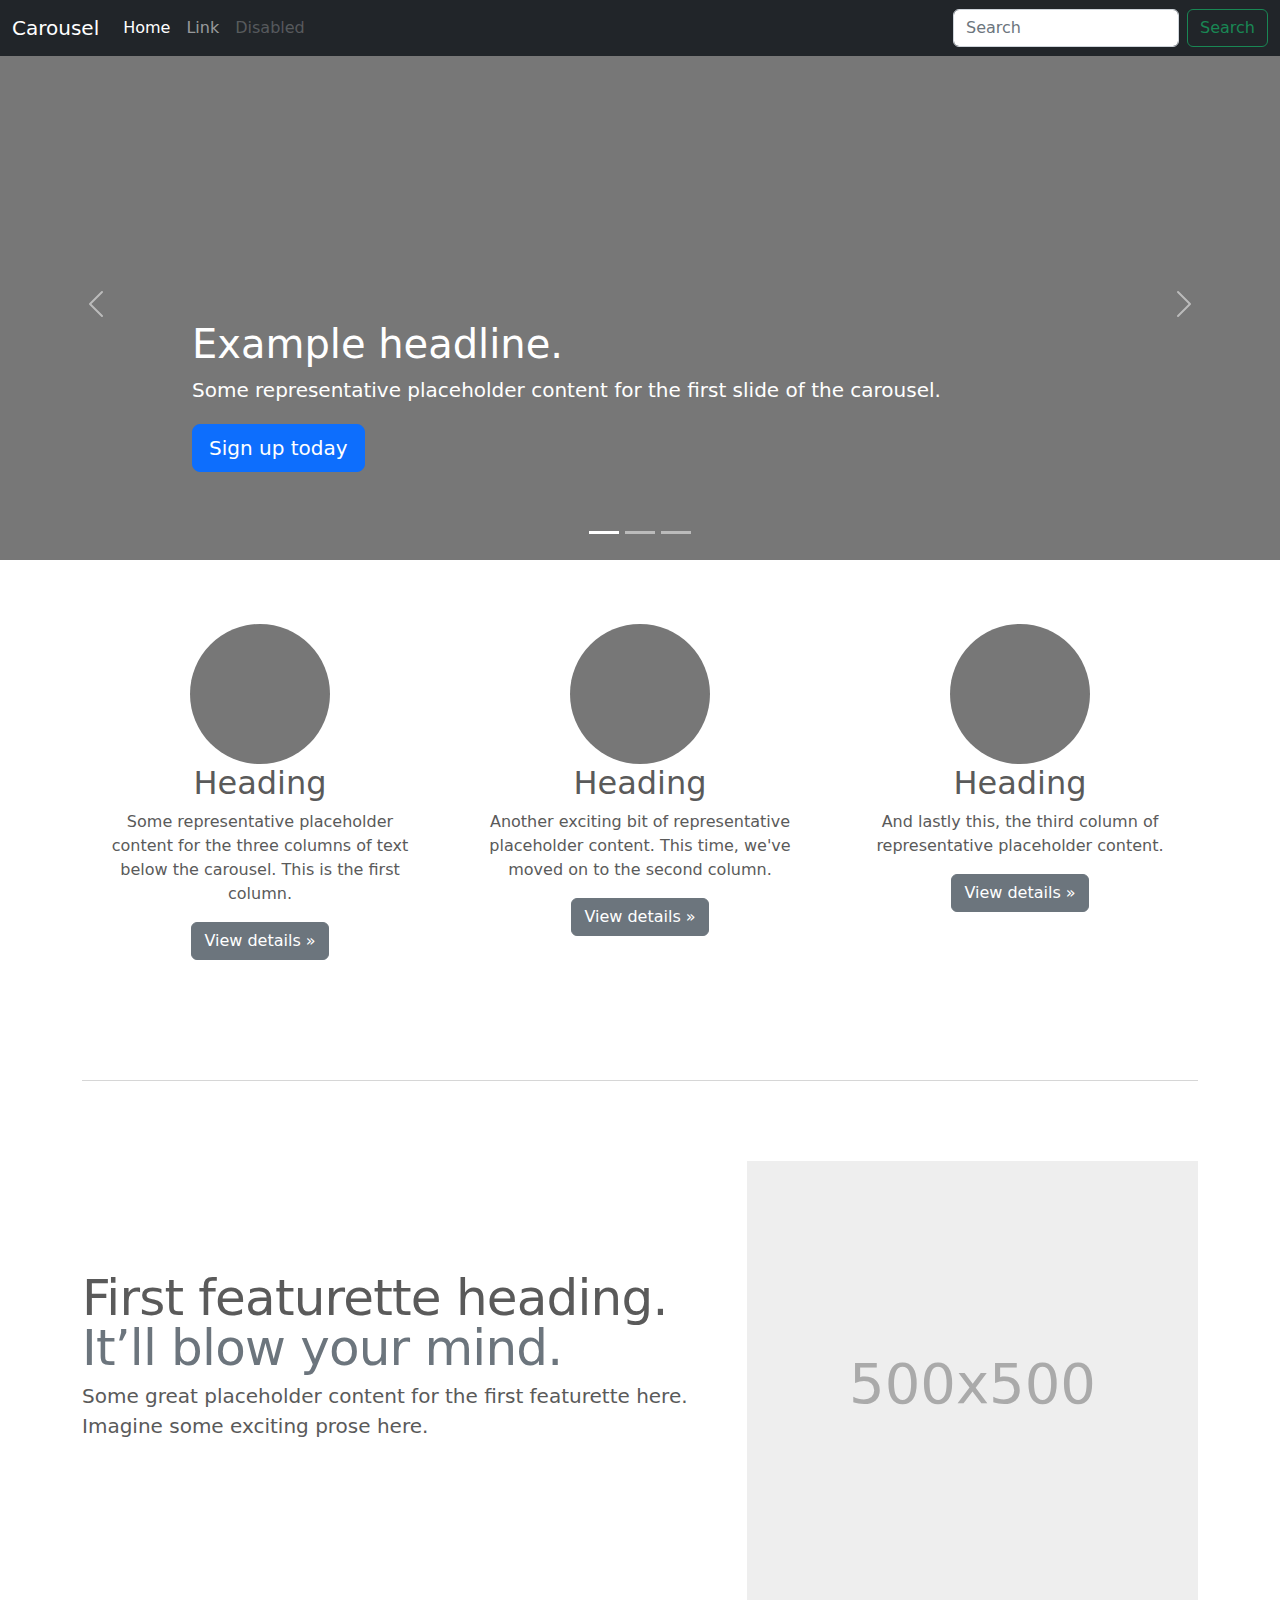
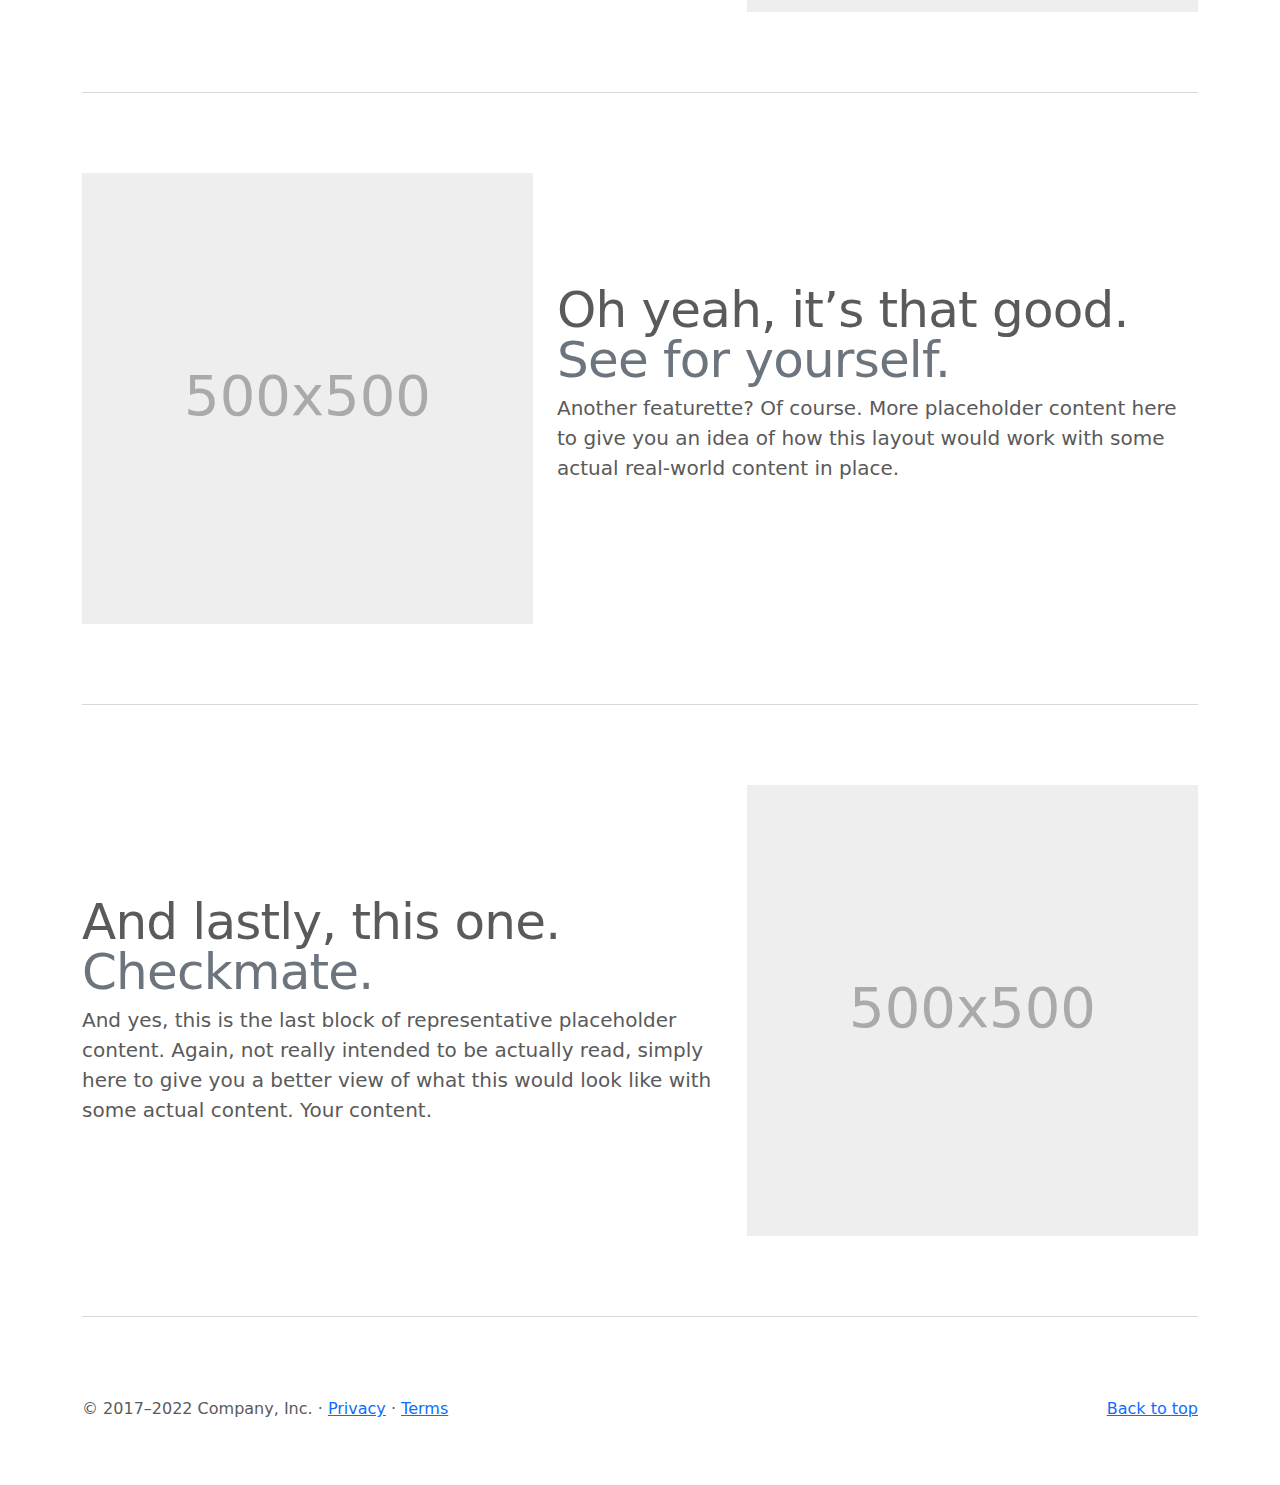
<file: bootstrap/carousel/index.html>
<!doctype html>
<html lang="en">
  <head>
    <meta charset="utf-8">
    <meta name="viewport" content="width=device-width, initial-scale=1">
    <meta name="description" content="">
    <meta name="author" content="Mark Otto, Jacob Thornton, and Bootstrap contributors">
    <meta name="generator" content="Hugo 0.104.2">
    <title>Carousel Template · Bootstrap v5.2</title>

    <link rel="canonical" href="https://getbootstrap.com/docs/5.2/examples/carousel/">

    

    

<link href="../assets/dist/css/bootstrap.min.css" rel="stylesheet">

    <style>
      .bd-placeholder-img {
        font-size: 1.125rem;
        text-anchor: middle;
        -webkit-user-select: none;
        -moz-user-select: none;
        user-select: none;
      }

      @media (min-width: 768px) {
        .bd-placeholder-img-lg {
          font-size: 3.5rem;
        }
      }

      .b-example-divider {
        height: 3rem;
        background-color: rgba(0, 0, 0, .1);
        border: solid rgba(0, 0, 0, .15);
        border-width: 1px 0;
        box-shadow: inset 0 .5em 1.5em rgba(0, 0, 0, .1), inset 0 .125em .5em rgba(0, 0, 0, .15);
      }

      .b-example-vr {
        flex-shrink: 0;
        width: 1.5rem;
        height: 100vh;
      }

      .bi {
        vertical-align: -.125em;
        fill: currentColor;
      }

      .nav-scroller {
        position: relative;
        z-index: 2;
        height: 2.75rem;
        overflow-y: hidden;
      }

      .nav-scroller .nav {
        display: flex;
        flex-wrap: nowrap;
        padding-bottom: 1rem;
        margin-top: -1px;
        overflow-x: auto;
        text-align: center;
        white-space: nowrap;
        -webkit-overflow-scrolling: touch;
      }
    </style>

    
    <!-- Custom styles for this template -->
    <link href="carousel.css" rel="stylesheet">
  </head>
  <body>
    
<header>
  <nav class="navbar navbar-expand-md navbar-dark fixed-top bg-dark">
    <div class="container-fluid">
      <a class="navbar-brand" href="#">Carousel</a>
      <button class="navbar-toggler" type="button" data-bs-toggle="collapse" data-bs-target="#navbarCollapse" aria-controls="navbarCollapse" aria-expanded="false" aria-label="Toggle navigation">
        <span class="navbar-toggler-icon"></span>
      </button>
      <div class="collapse navbar-collapse" id="navbarCollapse">
        <ul class="navbar-nav me-auto mb-2 mb-md-0">
          <li class="nav-item">
            <a class="nav-link active" aria-current="page" href="#">Home</a>
          </li>
          <li class="nav-item">
            <a class="nav-link" href="#">Link</a>
          </li>
          <li class="nav-item">
            <a class="nav-link disabled">Disabled</a>
          </li>
        </ul>
        <form class="d-flex" role="search">
          <input class="form-control me-2" type="search" placeholder="Search" aria-label="Search">
          <button class="btn btn-outline-success" type="submit">Search</button>
        </form>
      </div>
    </div>
  </nav>
</header>

<main>

  <div id="myCarousel" class="carousel slide" data-bs-ride="carousel">
    <div class="carousel-indicators">
      <button type="button" data-bs-target="#myCarousel" data-bs-slide-to="0" class="active" aria-current="true" aria-label="Slide 1"></button>
      <button type="button" data-bs-target="#myCarousel" data-bs-slide-to="1" aria-label="Slide 2"></button>
      <button type="button" data-bs-target="#myCarousel" data-bs-slide-to="2" aria-label="Slide 3"></button>
    </div>
    <div class="carousel-inner">
      <div class="carousel-item active">
        <svg class="bd-placeholder-img" width="100%" height="100%" xmlns="http://www.w3.org/2000/svg" aria-hidden="true" preserveAspectRatio="xMidYMid slice" focusable="false"><rect width="100%" height="100%" fill="#777"/></svg>

        <div class="container">
          <div class="carousel-caption text-start">
            <h1>Example headline.</h1>
            <p>Some representative placeholder content for the first slide of the carousel.</p>
            <p><a class="btn btn-lg btn-primary" href="#">Sign up today</a></p>
          </div>
        </div>
      </div>
      <div class="carousel-item">
        <svg class="bd-placeholder-img" width="100%" height="100%" xmlns="http://www.w3.org/2000/svg" aria-hidden="true" preserveAspectRatio="xMidYMid slice" focusable="false"><rect width="100%" height="100%" fill="#777"/></svg>

        <div class="container">
          <div class="carousel-caption">
            <h1>Another example headline.</h1>
            <p>Some representative placeholder content for the second slide of the carousel.</p>
            <p><a class="btn btn-lg btn-primary" href="#">Learn more</a></p>
          </div>
        </div>
      </div>
      <div class="carousel-item">
        <svg class="bd-placeholder-img" width="100%" height="100%" xmlns="http://www.w3.org/2000/svg" aria-hidden="true" preserveAspectRatio="xMidYMid slice" focusable="false"><rect width="100%" height="100%" fill="#777"/></svg>

        <div class="container">
          <div class="carousel-caption text-end">
            <h1>One more for good measure.</h1>
            <p>Some representative placeholder content for the third slide of this carousel.</p>
            <p><a class="btn btn-lg btn-primary" href="#">Browse gallery</a></p>
          </div>
        </div>
      </div>
    </div>
    <button class="carousel-control-prev" type="button" data-bs-target="#myCarousel" data-bs-slide="prev">
      <span class="carousel-control-prev-icon" aria-hidden="true"></span>
      <span class="visually-hidden">Previous</span>
    </button>
    <button class="carousel-control-next" type="button" data-bs-target="#myCarousel" data-bs-slide="next">
      <span class="carousel-control-next-icon" aria-hidden="true"></span>
      <span class="visually-hidden">Next</span>
    </button>
  </div>


  <!-- Marketing messaging and featurettes
  ================================================== -->
  <!-- Wrap the rest of the page in another container to center all the content. -->

  <div class="container marketing">

    <!-- Three columns of text below the carousel -->
    <div class="row">
      <div class="col-lg-4">
        <svg class="bd-placeholder-img rounded-circle" width="140" height="140" xmlns="http://www.w3.org/2000/svg" role="img" aria-label="Placeholder: 140x140" preserveAspectRatio="xMidYMid slice" focusable="false"><title>Placeholder</title><rect width="100%" height="100%" fill="#777"/><text x="50%" y="50%" fill="#777" dy=".3em">140x140</text></svg>

        <h2 class="fw-normal">Heading</h2>
        <p>Some representative placeholder content for the three columns of text below the carousel. This is the first column.</p>
        <p><a class="btn btn-secondary" href="#">View details &raquo;</a></p>
      </div><!-- /.col-lg-4 -->
      <div class="col-lg-4">
        <svg class="bd-placeholder-img rounded-circle" width="140" height="140" xmlns="http://www.w3.org/2000/svg" role="img" aria-label="Placeholder: 140x140" preserveAspectRatio="xMidYMid slice" focusable="false"><title>Placeholder</title><rect width="100%" height="100%" fill="#777"/><text x="50%" y="50%" fill="#777" dy=".3em">140x140</text></svg>

        <h2 class="fw-normal">Heading</h2>
        <p>Another exciting bit of representative placeholder content. This time, we've moved on to the second column.</p>
        <p><a class="btn btn-secondary" href="#">View details &raquo;</a></p>
      </div><!-- /.col-lg-4 -->
      <div class="col-lg-4">
        <svg class="bd-placeholder-img rounded-circle" width="140" height="140" xmlns="http://www.w3.org/2000/svg" role="img" aria-label="Placeholder: 140x140" preserveAspectRatio="xMidYMid slice" focusable="false"><title>Placeholder</title><rect width="100%" height="100%" fill="#777"/><text x="50%" y="50%" fill="#777" dy=".3em">140x140</text></svg>

        <h2 class="fw-normal">Heading</h2>
        <p>And lastly this, the third column of representative placeholder content.</p>
        <p><a class="btn btn-secondary" href="#">View details &raquo;</a></p>
      </div><!-- /.col-lg-4 -->
    </div><!-- /.row -->


    <!-- START THE FEATURETTES -->

    <hr class="featurette-divider">

    <div class="row featurette">
      <div class="col-md-7">
        <h2 class="featurette-heading fw-normal lh-1">First featurette heading. <span class="text-muted">It’ll blow your mind.</span></h2>
        <p class="lead">Some great placeholder content for the first featurette here. Imagine some exciting prose here.</p>
      </div>
      <div class="col-md-5">
        <svg class="bd-placeholder-img bd-placeholder-img-lg featurette-image img-fluid mx-auto" width="500" height="500" xmlns="http://www.w3.org/2000/svg" role="img" aria-label="Placeholder: 500x500" preserveAspectRatio="xMidYMid slice" focusable="false"><title>Placeholder</title><rect width="100%" height="100%" fill="#eee"/><text x="50%" y="50%" fill="#aaa" dy=".3em">500x500</text></svg>

      </div>
    </div>

    <hr class="featurette-divider">

    <div class="row featurette">
      <div class="col-md-7 order-md-2">
        <h2 class="featurette-heading fw-normal lh-1">Oh yeah, it’s that good. <span class="text-muted">See for yourself.</span></h2>
        <p class="lead">Another featurette? Of course. More placeholder content here to give you an idea of how this layout would work with some actual real-world content in place.</p>
      </div>
      <div class="col-md-5 order-md-1">
        <svg class="bd-placeholder-img bd-placeholder-img-lg featurette-image img-fluid mx-auto" width="500" height="500" xmlns="http://www.w3.org/2000/svg" role="img" aria-label="Placeholder: 500x500" preserveAspectRatio="xMidYMid slice" focusable="false"><title>Placeholder</title><rect width="100%" height="100%" fill="#eee"/><text x="50%" y="50%" fill="#aaa" dy=".3em">500x500</text></svg>

      </div>
    </div>

    <hr class="featurette-divider">

    <div class="row featurette">
      <div class="col-md-7">
        <h2 class="featurette-heading fw-normal lh-1">And lastly, this one. <span class="text-muted">Checkmate.</span></h2>
        <p class="lead">And yes, this is the last block of representative placeholder content. Again, not really intended to be actually read, simply here to give you a better view of what this would look like with some actual content. Your content.</p>
      </div>
      <div class="col-md-5">
        <svg class="bd-placeholder-img bd-placeholder-img-lg featurette-image img-fluid mx-auto" width="500" height="500" xmlns="http://www.w3.org/2000/svg" role="img" aria-label="Placeholder: 500x500" preserveAspectRatio="xMidYMid slice" focusable="false"><title>Placeholder</title><rect width="100%" height="100%" fill="#eee"/><text x="50%" y="50%" fill="#aaa" dy=".3em">500x500</text></svg>

      </div>
    </div>

    <hr class="featurette-divider">

    <!-- /END THE FEATURETTES -->

  </div><!-- /.container -->


  <!-- FOOTER -->
  <footer class="container">
    <p class="float-end"><a href="#">Back to top</a></p>
    <p>&copy; 2017–2022 Company, Inc. &middot; <a href="#">Privacy</a> &middot; <a href="#">Terms</a></p>
  </footer>
</main>


    <script src="../assets/dist/js/bootstrap.bundle.min.js"></script>

      
  </body>
</html>
</file>
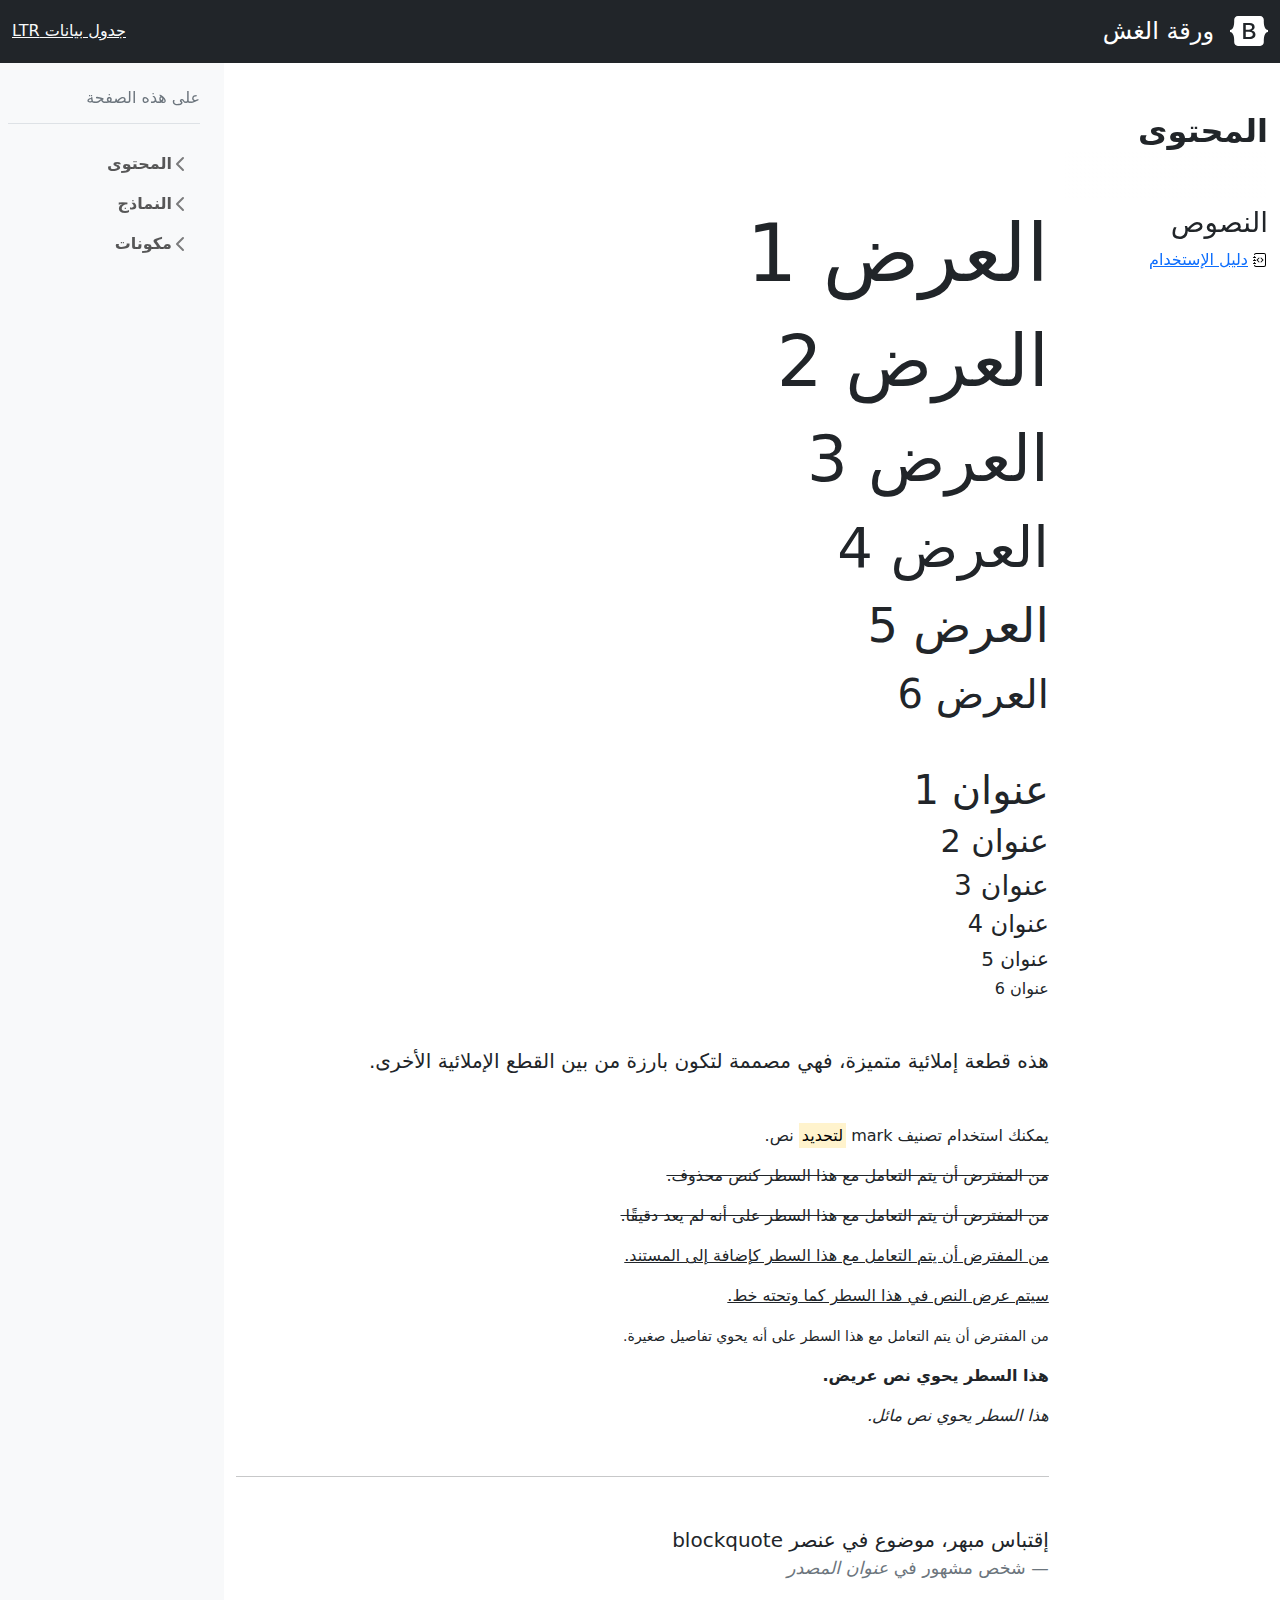
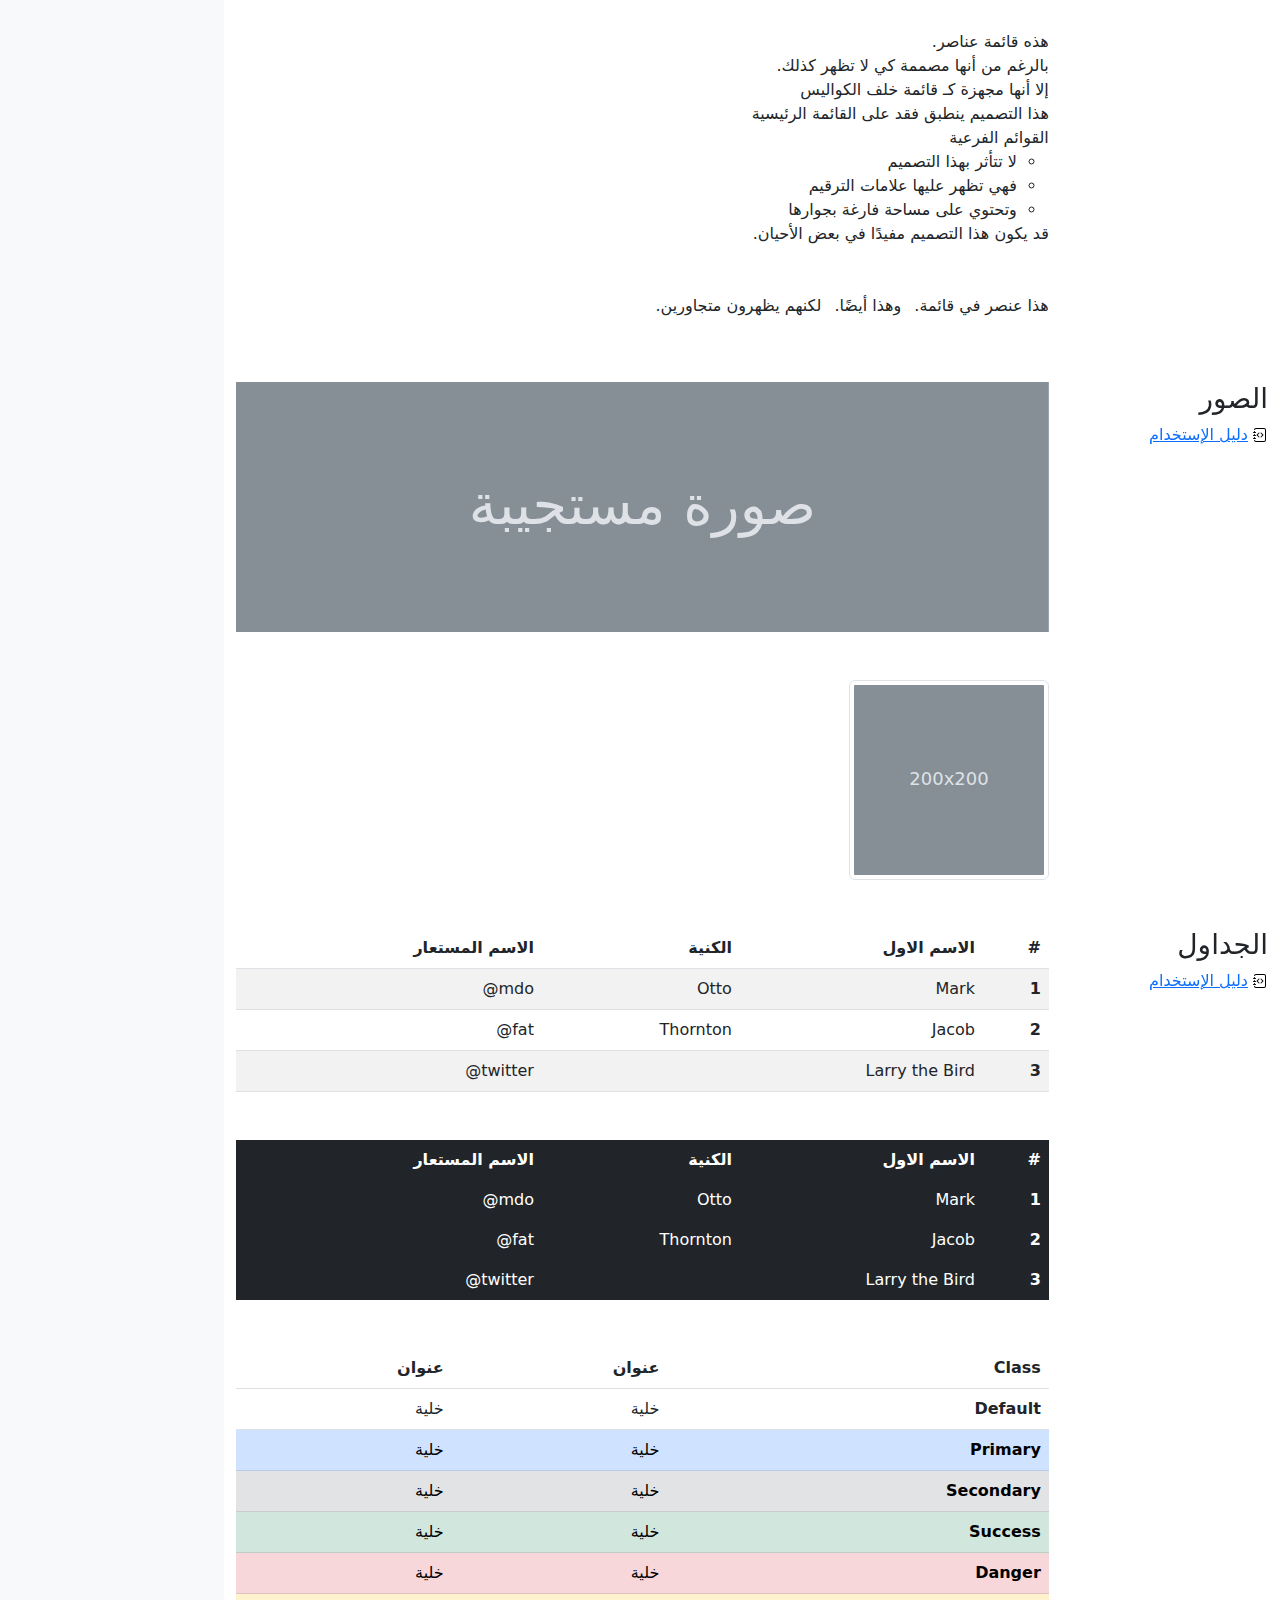
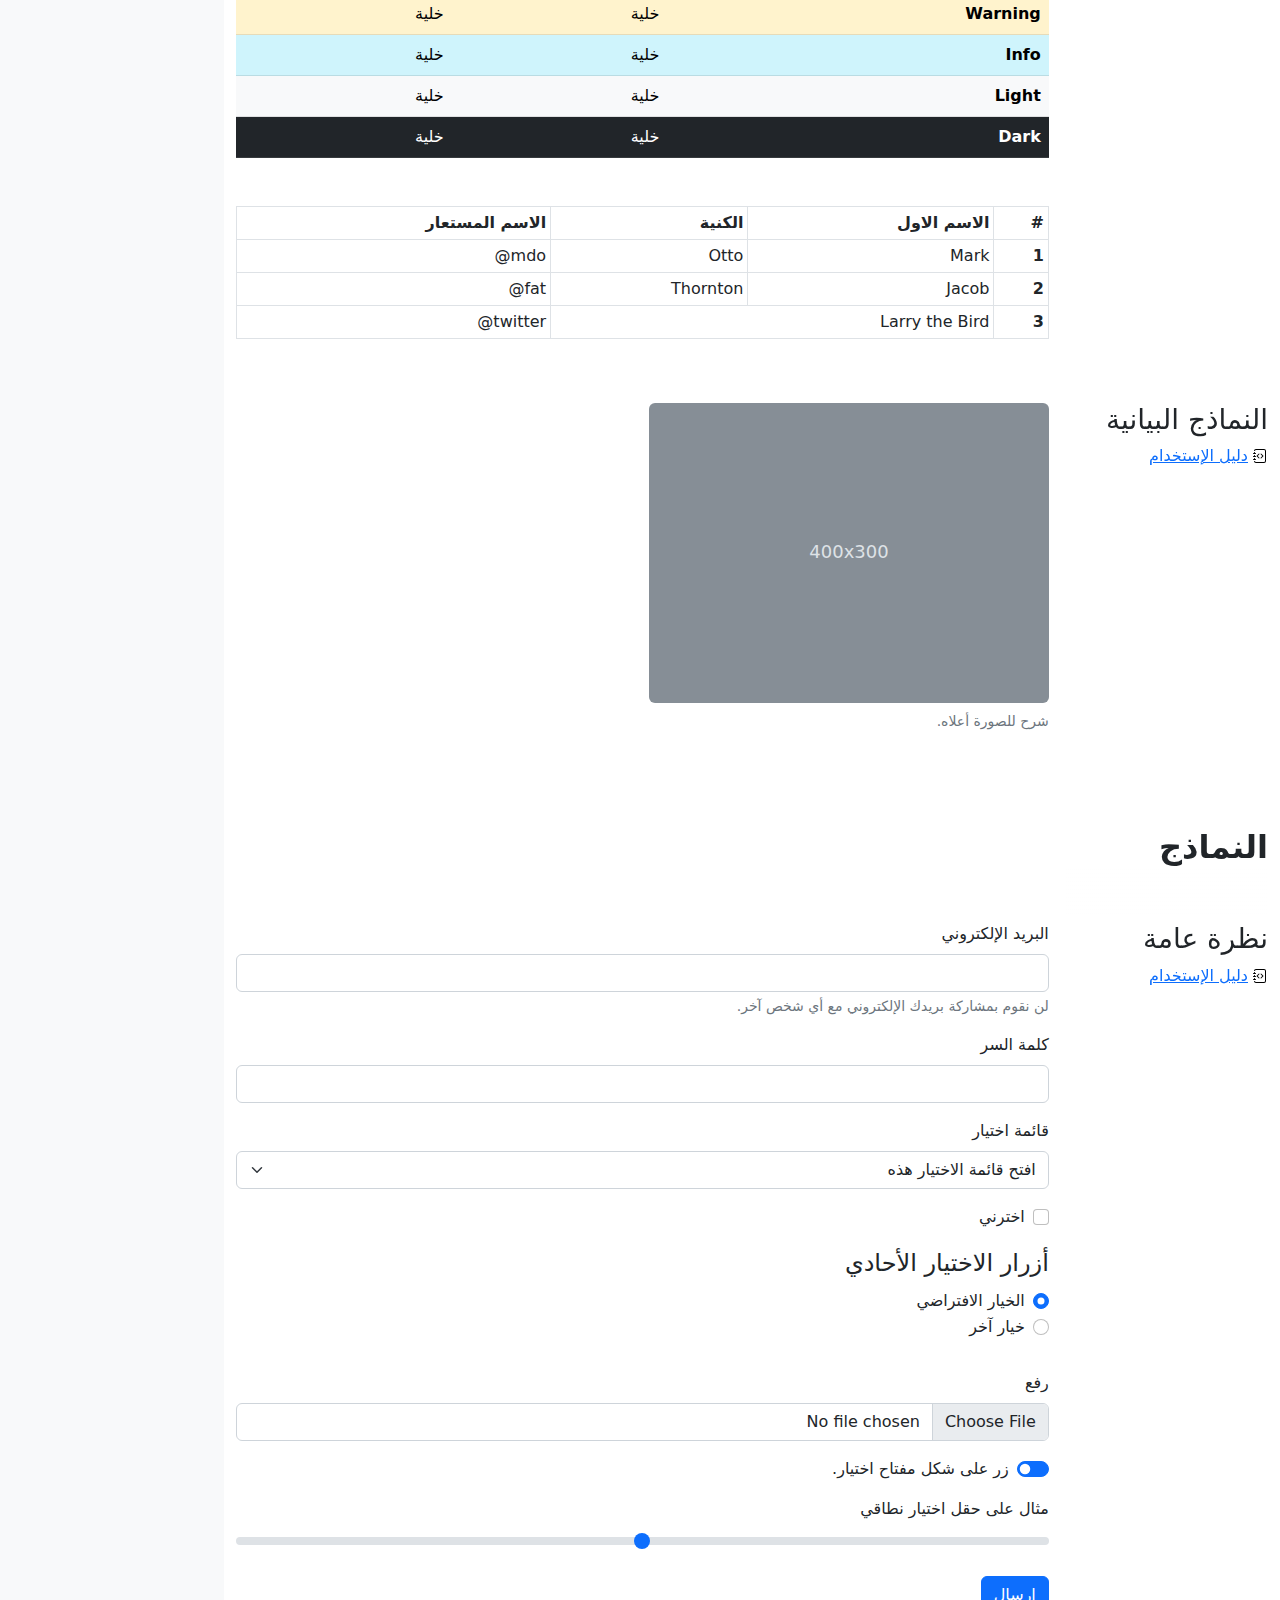
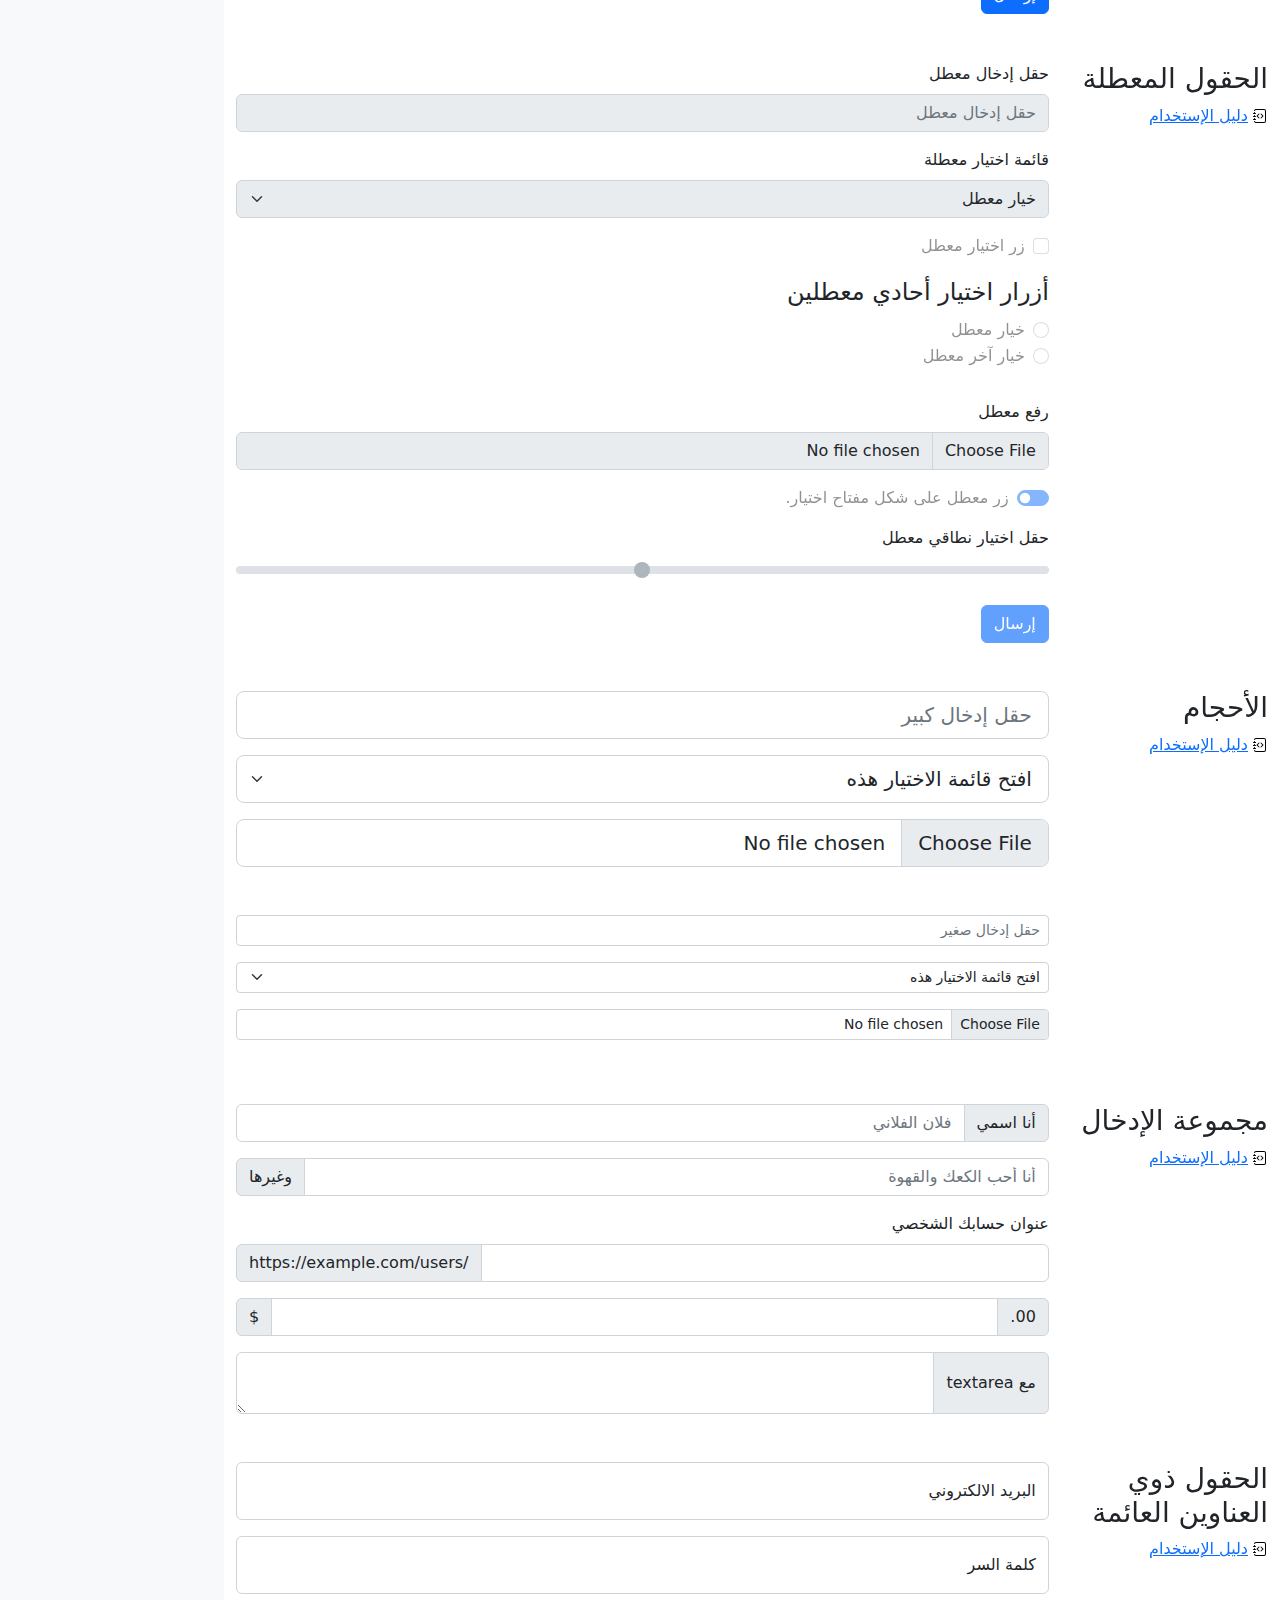
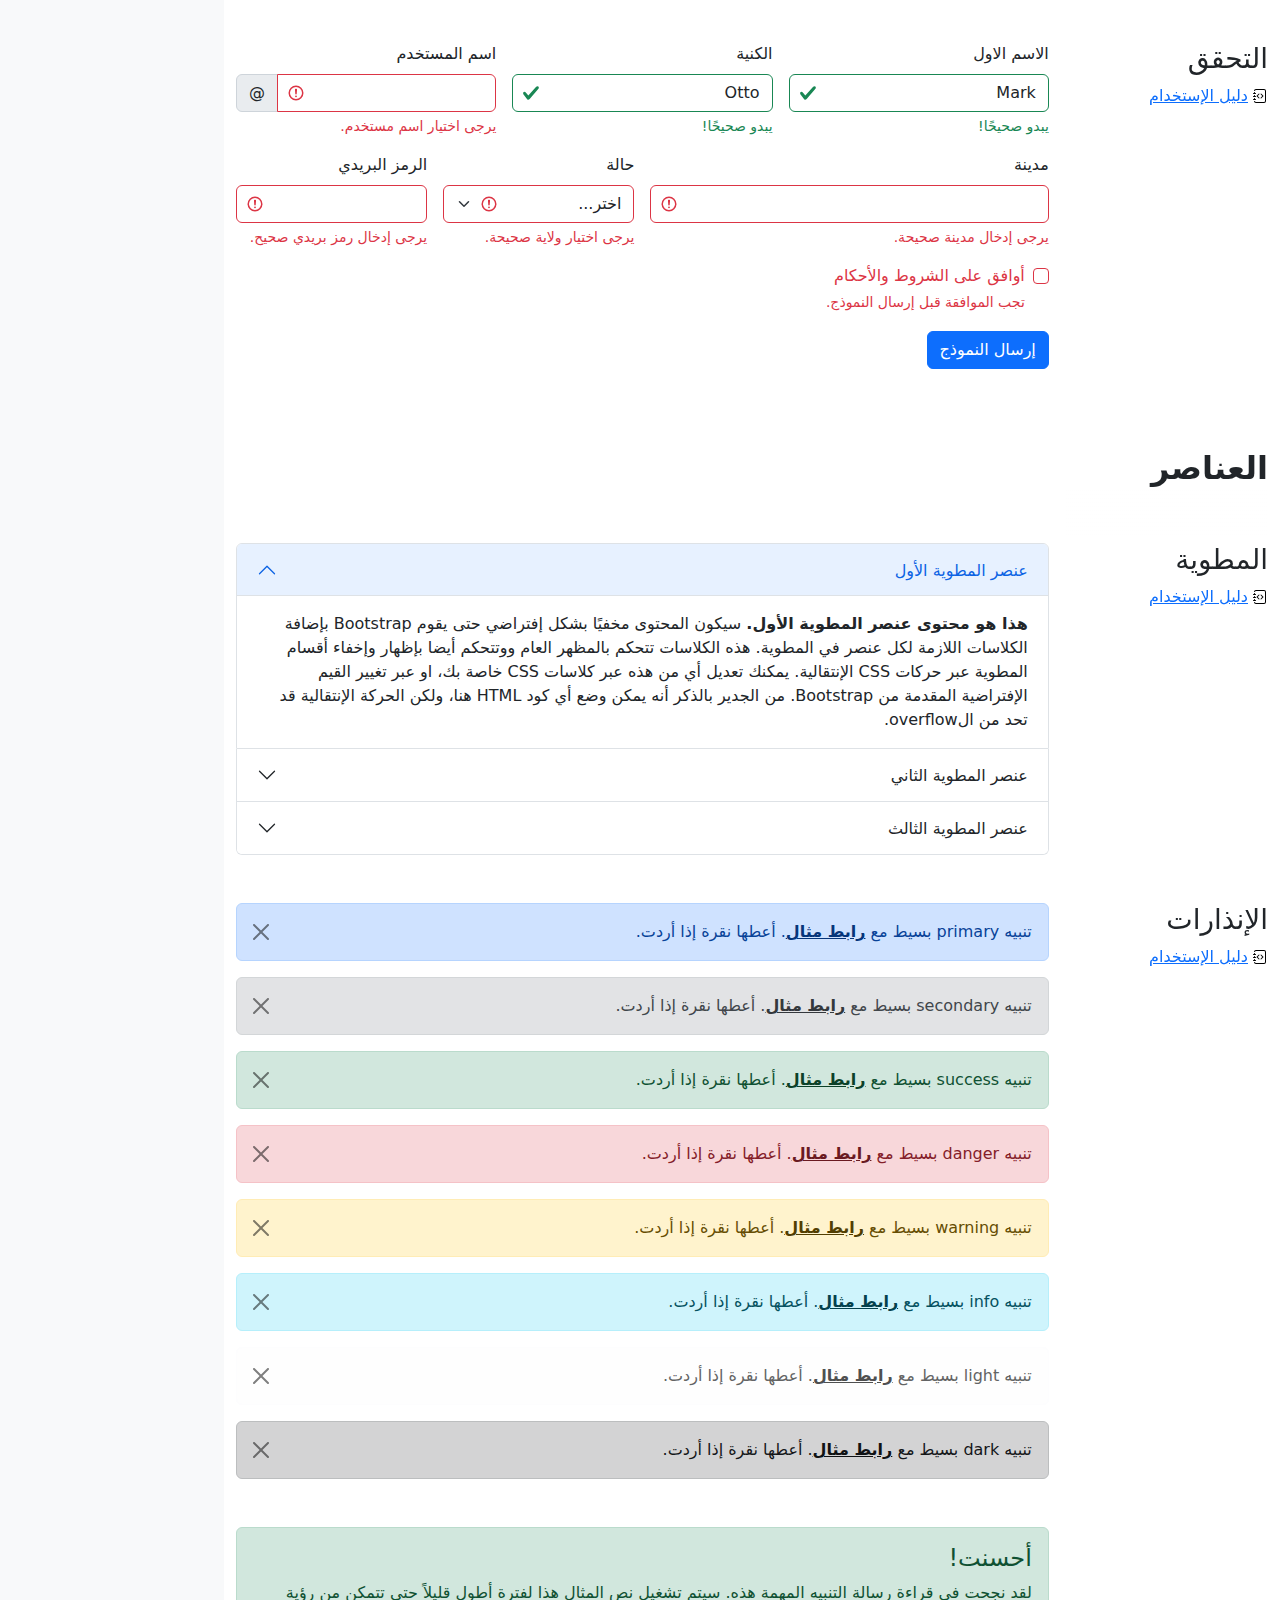
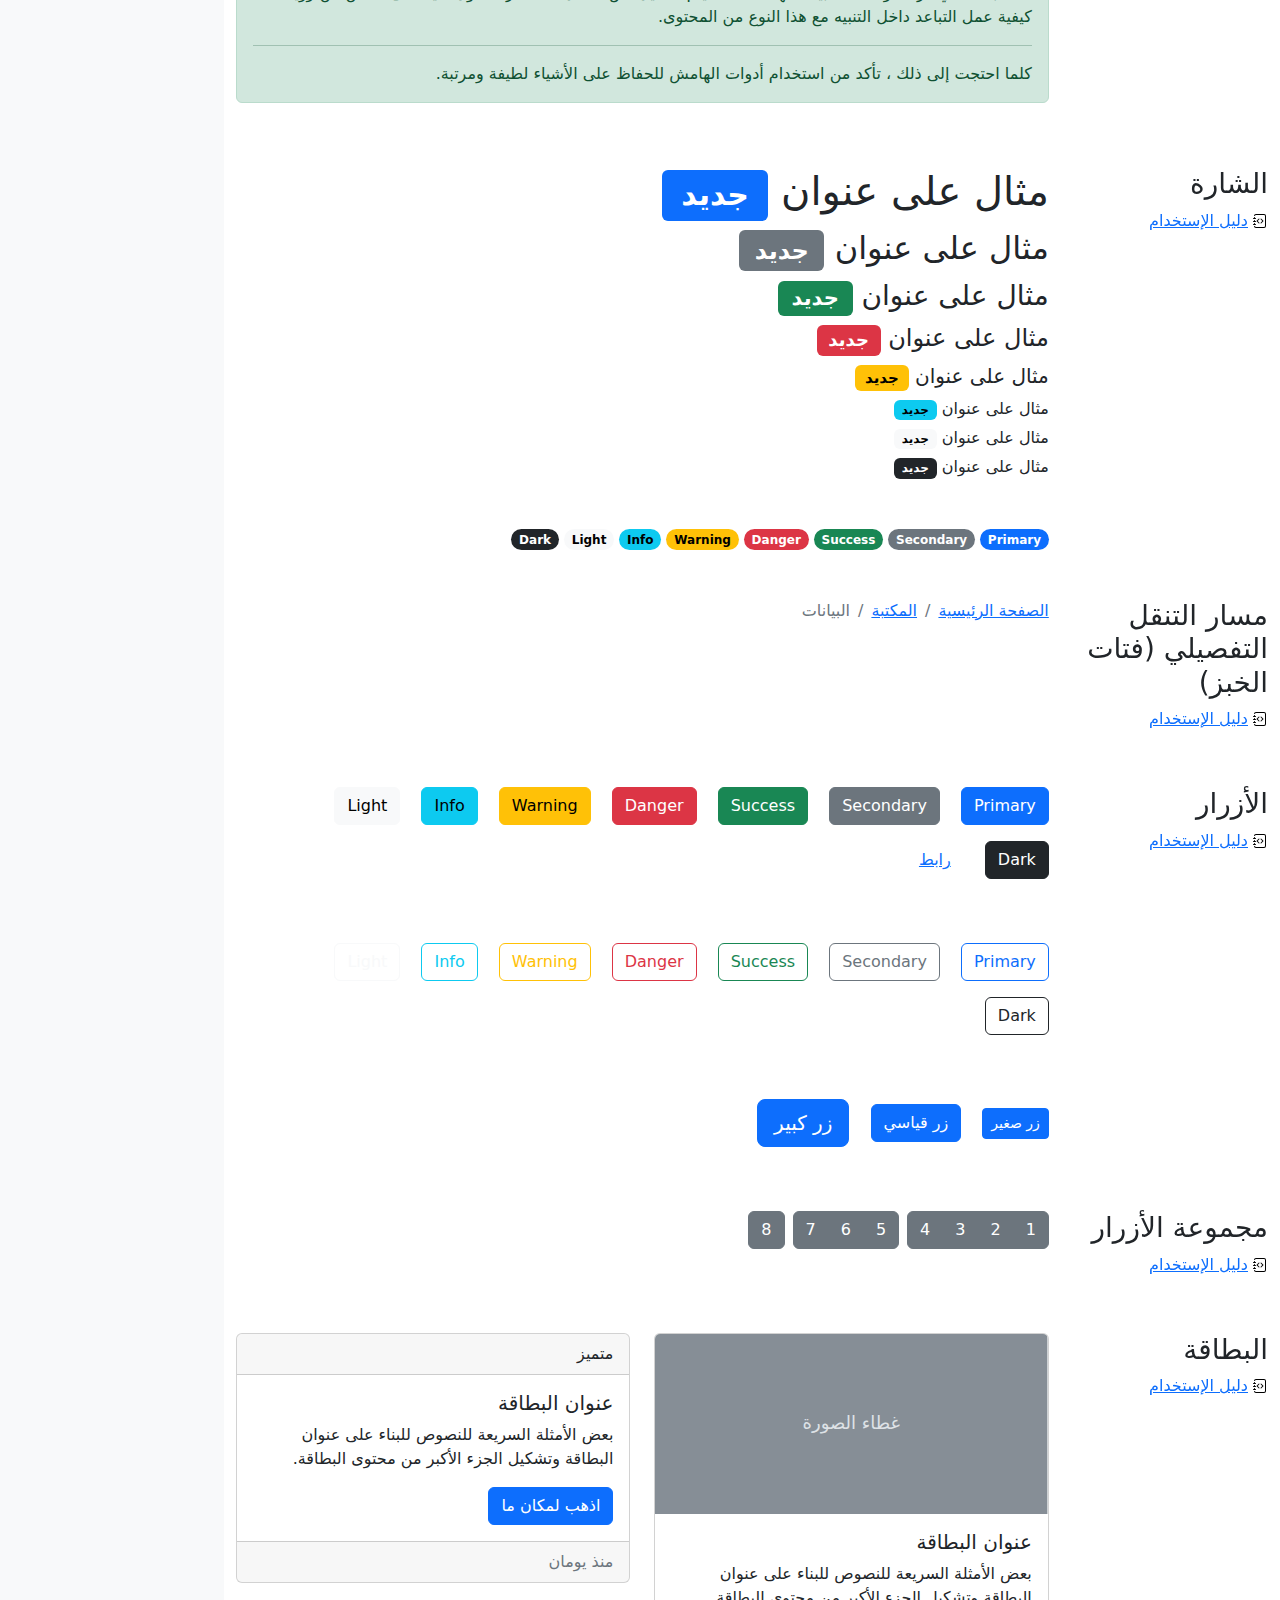
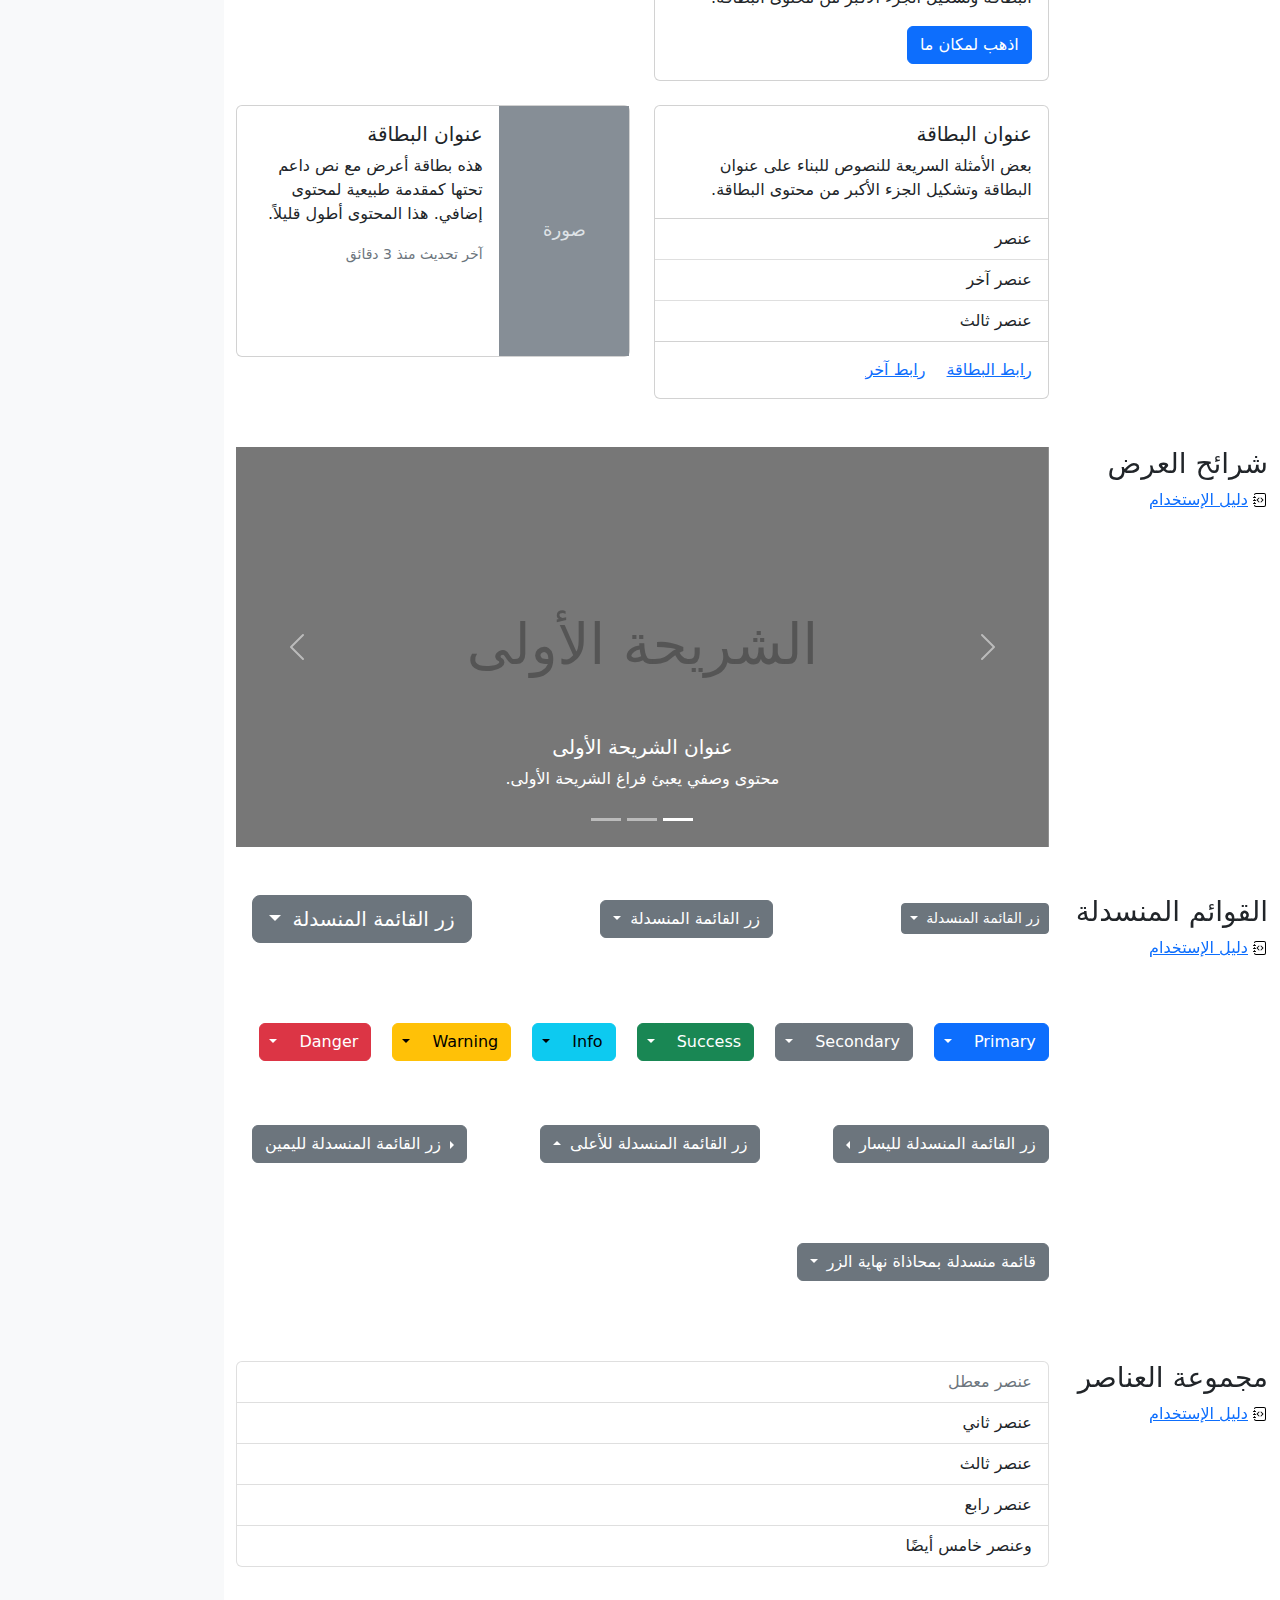
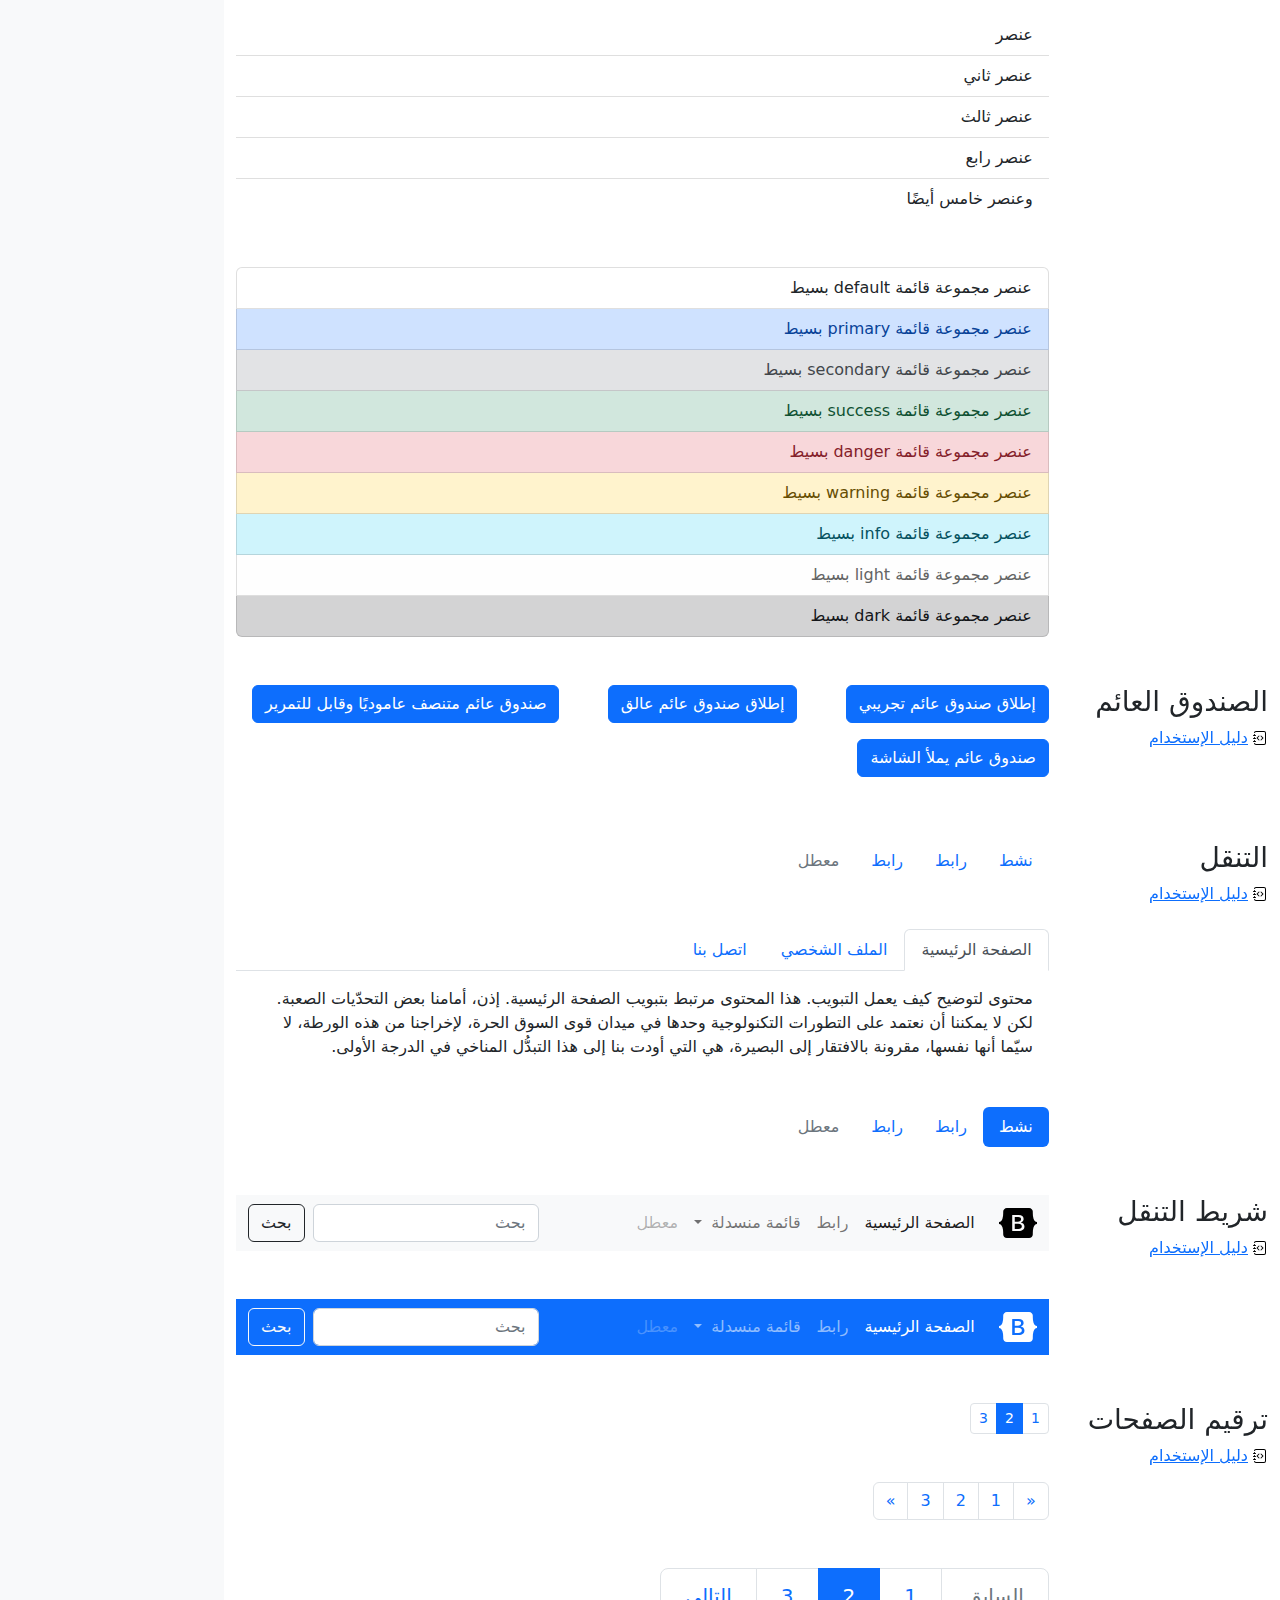
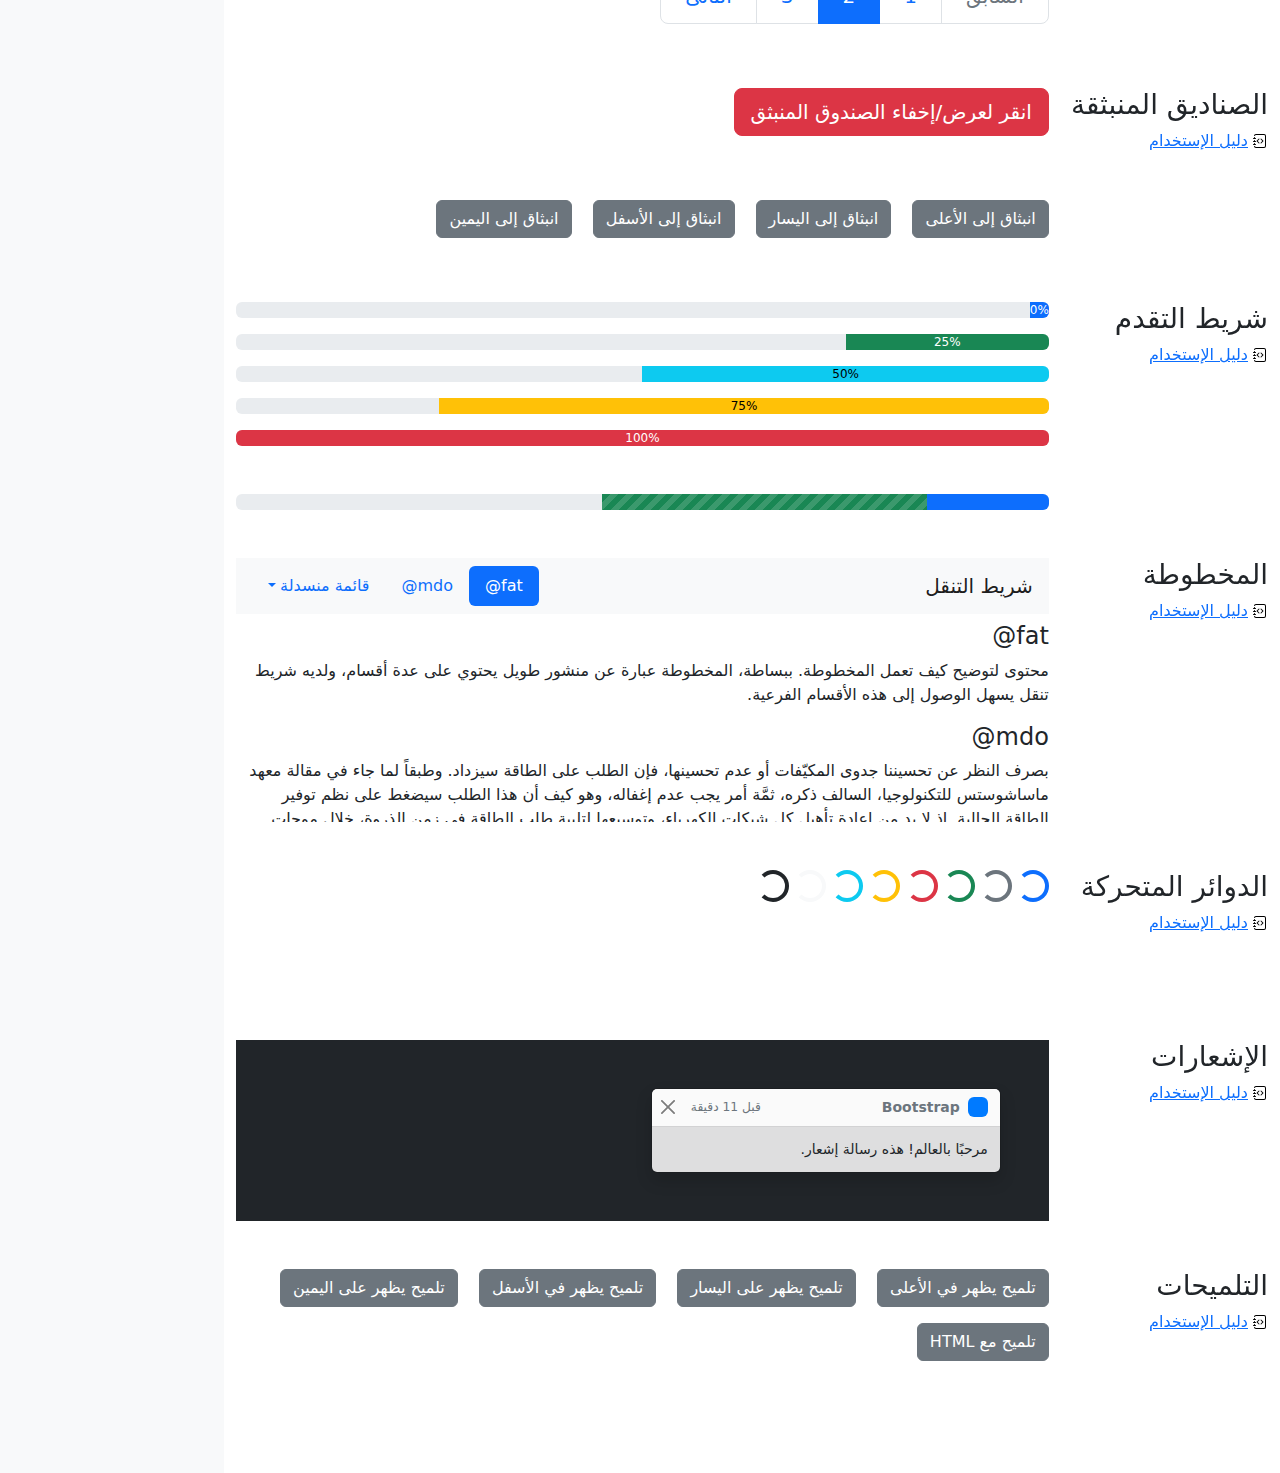
<file: bootstrap/cheatsheet-rtl/index.html>
<!doctype html>
<html lang="ar" dir="rtl">
  <head>
    <meta charset="utf-8">
    <meta name="viewport" content="width=device-width, initial-scale=1">
    <meta name="description" content="">
    <meta name="author" content="Mark Otto, Jacob Thornton, and Bootstrap contributors">
    <meta name="generator" content="Hugo 0.104.2">
    <title>ورقة الغش · Bootstrap v5.2</title>

    <link rel="canonical" href="https://getbootstrap.com/docs/5.2/examples/cheatsheet-rtl/">

    

    

<link href="../assets/dist/css/bootstrap.rtl.min.css" rel="stylesheet">

    <style>
      .bd-placeholder-img {
        font-size: 1.125rem;
        text-anchor: middle;
        -webkit-user-select: none;
        -moz-user-select: none;
        user-select: none;
      }

      @media (min-width: 768px) {
        .bd-placeholder-img-lg {
          font-size: 3.5rem;
        }
      }

      .b-example-divider {
        height: 3rem;
        background-color: rgba(0, 0, 0, .1);
        border: solid rgba(0, 0, 0, .15);
        border-width: 1px 0;
        box-shadow: inset 0 .5em 1.5em rgba(0, 0, 0, .1), inset 0 .125em .5em rgba(0, 0, 0, .15);
      }

      .b-example-vr {
        flex-shrink: 0;
        width: 1.5rem;
        height: 100vh;
      }

      .bi {
        vertical-align: -.125em;
        fill: currentColor;
      }

      .nav-scroller {
        position: relative;
        z-index: 2;
        height: 2.75rem;
        overflow-y: hidden;
      }

      .nav-scroller .nav {
        display: flex;
        flex-wrap: nowrap;
        padding-bottom: 1rem;
        margin-top: -1px;
        overflow-x: auto;
        text-align: center;
        white-space: nowrap;
        -webkit-overflow-scrolling: touch;
      }
    </style>

    
    <!-- Custom styles for this template -->
    <link href="../cheatsheet/cheatsheet.rtl.css" rel="stylesheet">
  </head>
  <body class="bg-light">
    
<header class="bd-header bg-dark py-3 d-flex align-items-stretch border-bottom border-dark">
  <div class="container-fluid d-flex align-items-center">
    <h1 class="d-flex align-items-center fs-4 text-white mb-0">
      <img src="../assets/brand/bootstrap-logo-white.svg" width="38" height="30" class="me-3" alt="Bootstrap">
      ورقة الغش
    </h1>
    <a href="../examples/cheatsheet/" class="ms-auto link-light" hreflang="en">جدول بيانات LTR</a>
  </div>
</header>
<aside class="bd-aside sticky-xl-top text-muted align-self-start mb-3 mb-xl-5 px-2">
  <h2 class="h6 pt-4 pb-3 mb-4 border-bottom">على هذه الصفحة</h2>
  <nav class="small" id="toc">
    <ul class="list-unstyled">
      <li class="my-2">
        <button class="btn d-inline-flex align-items-center collapsed border-0" data-bs-toggle="collapse" aria-expanded="false" data-bs-target="#contents-collapse" aria-controls="contents-collapse">المحتوى</button>
        <ul class="list-unstyled ps-3 collapse" id="contents-collapse">
          <li><a class="d-inline-flex align-items-center rounded text-decoration-none" href="#typography">النصوص</a></li>
          <li><a class="d-inline-flex align-items-center rounded text-decoration-none" href="#images">الصور</a></li>
          <li><a class="d-inline-flex align-items-center rounded text-decoration-none" href="#tables">الجداول</a></li>
          <li><a class="d-inline-flex align-items-center rounded text-decoration-none" href="#figures">النماذج البيانية</a></li>
        </ul>
      </li>
      <li class="my-2">
        <button class="btn d-inline-flex align-items-center collapsed border-0" data-bs-toggle="collapse" aria-expanded="false" data-bs-target="#forms-collapse" aria-controls="forms-collapse">النماذج</button>
        <ul class="list-unstyled ps-3 collapse" id="forms-collapse">
          <li><a class="d-inline-flex align-items-center rounded text-decoration-none" href="#overview">نظرة عامة</a></li>
          <li><a class="d-inline-flex align-items-center rounded text-decoration-none" href="#disabled-forms">الحقول المعطلة</a></li>
          <li><a class="d-inline-flex align-items-center rounded text-decoration-none" href="#sizing">الأحجام</a></li>
          <li><a class="d-inline-flex align-items-center rounded text-decoration-none" href="#input-group">مجموعة الإدخال</a></li>
          <li><a class="d-inline-flex align-items-center rounded text-decoration-none" href="#floating-labels">الحقول ذوي العناوين العائمة</a></li>
          <li><a class="d-inline-flex align-items-center rounded text-decoration-none" href="#validation">التحقق</a></li>
        </ul>
      </li>
      <li class="my-2">
        <button class="btn d-inline-flex align-items-center collapsed border-0" data-bs-toggle="collapse" aria-expanded="false" data-bs-target="#components-collapse" aria-controls="components-collapse">مكونات</button>
        <ul class="list-unstyled ps-3 collapse" id="components-collapse">
          <li><a class="d-inline-flex align-items-center rounded text-decoration-none" href="#accordion">المطوية</a></li>
          <li><a class="d-inline-flex align-items-center rounded text-decoration-none" href="#alerts">الإنذارات</a></li>
          <li><a class="d-inline-flex align-items-center rounded text-decoration-none" href="#badge">الشارة</a></li>
          <li><a class="d-inline-flex align-items-center rounded text-decoration-none" href="#breadcrumb">مسار التنقل التفصيلي</a></li>
          <li><a class="d-inline-flex align-items-center rounded text-decoration-none" href="#buttons">الأزرار</a></li>
          <li><a class="d-inline-flex align-items-center rounded text-decoration-none" href="#button-group">مجموعة الأزرار</a></li>
          <li><a class="d-inline-flex align-items-center rounded text-decoration-none" href="#card">البطاقة</a></li>
          <li><a class="d-inline-flex align-items-center rounded text-decoration-none" href="#carousel">شرائح العرض</a></li>
          <li><a class="d-inline-flex align-items-center rounded text-decoration-none" href="#dropdowns">القوائم المنسدلة</a></li>
          <li><a class="d-inline-flex align-items-center rounded text-decoration-none" href="#list-group">مجموعة العناصر</a></li>
          <li><a class="d-inline-flex align-items-center rounded text-decoration-none" href="#modal">الصندوق العائم</a></li>
          <li><a class="d-inline-flex align-items-center rounded text-decoration-none" href="#navs">التنقل</a></li>
          <li><a class="d-inline-flex align-items-center rounded text-decoration-none" href="#navbar">شريط التنقل</a></li>
          <li><a class="d-inline-flex align-items-center rounded text-decoration-none" href="#pagination">ترقيم الصفحات</a></li>
          <li><a class="d-inline-flex align-items-center rounded text-decoration-none" href="#popovers">الصناديق المنبثقة</a></li>
          <li><a class="d-inline-flex align-items-center rounded text-decoration-none" href="#progress">شريط التقدم</a></li>
          <li><a class="d-inline-flex align-items-center rounded text-decoration-none" href="#scrollspy">المخطوطة</a></li>
          <li><a class="d-inline-flex align-items-center rounded text-decoration-none" href="#spinners">الدوائر المتحركة</a></li>
          <li><a class="d-inline-flex align-items-center rounded text-decoration-none" href="#toasts">الإشعارات</a></li>
          <li><a class="d-inline-flex align-items-center rounded text-decoration-none" href="#tooltips">التلميحات</a></li>
        </ul>
      </li>
    </ul>
  </nav>
</aside>
<div class="bd-cheatsheet container-fluid bg-body">
  <section id="content">
    <h2 class="sticky-xl-top fw-bold pt-3 pt-xl-5 pb-2 pb-xl-3">المحتوى</h2>

    <article class="my-3" id="typography">
      <div class="bd-heading sticky-xl-top align-self-start mt-5 mb-3 mt-xl-0 mb-xl-2">
        <h3>النصوص</h3>
        <a class="d-flex align-items-center" hreflang="en" href="../content/typography/">دليل الإستخدام</a>
      </div>

      <div>
        <div class="bd-example-snippet bd-code-snippet"><div class="bd-example">
        <p class="display-1">العرض 1</p>
        <p class="display-2">العرض 2</p>
        <p class="display-3">العرض 3</p>
        <p class="display-4">العرض 4</p>
        <p class="display-5">العرض 5</p>
        <p class="display-6">العرض 6</p>
        </div></div>


        <div class="bd-example-snippet bd-code-snippet"><div class="bd-example">
        <p class="h1">عنوان 1</p>
        <p class="h2">عنوان 2</p>
        <p class="h3">عنوان 3</p>
        <p class="h4">عنوان 4</p>
        <p class="h5">عنوان 5</p>
        <p class="h6">عنوان 6</p>
        </div></div>


        <div class="bd-example-snippet bd-code-snippet"><div class="bd-example">
        <p class="lead">
          هذه قطعة إملائية متميزة، فهي مصممة لتكون بارزة من بين القطع الإملائية الأخرى.
        </p>
        </div></div>


        <div class="bd-example-snippet bd-code-snippet"><div class="bd-example">
        <p>يمكنك استخدام تصنيف mark <mark>لتحديد</mark> نص.</p>
        <p><del>من المفترض أن يتم التعامل مع هذا السطر كنص محذوف.</del></p>
        <p><s>من المفترض أن يتم التعامل مع هذا السطر على أنه لم يعد دقيقًا.</s></p>
        <p><ins>من المفترض أن يتم التعامل مع هذا السطر كإضافة إلى المستند.</ins></p>
        <p><u>سيتم عرض النص في هذا السطر كما وتحته خط.</u></p>
        <p><small>من المفترض أن يتم التعامل مع هذا السطر على أنه يحوي تفاصيل صغيرة.</small></p>
        <p><strong>هذا السطر يحوي نص عريض.</strong></p>
        <p><em>هذا السطر يحوي نص مائل.</em></p>
        </div></div>


        <div class="bd-example-snippet bd-code-snippet"><div class="bd-example">
        <hr>
        </div></div>


        <div class="bd-example-snippet bd-code-snippet"><div class="bd-example">
        <blockquote class="blockquote">
          <p>إقتباس مبهر، موضوع في عنصر blockquote</p>
          <footer class="blockquote-footer">شخص مشهور في <cite title= "عنوان المصدر"> عنوان المصدر </cite></footer>
        </blockquote>
        </div></div>


        <div class="bd-example-snippet bd-code-snippet"><div class="bd-example">
        <ul class="list-unstyled">
          <li>هذه قائمة عناصر.</li>
          <li>بالرغم من أنها مصممة كي لا تظهر كذلك.</li>
          <li>إلا أنها مجهزة كـ قائمة خلف الكواليس</li>
          <li>هذا التصميم ينطبق فقد على القائمة الرئيسية</li>
          <li>القوائم الفرعية
            <ul>
              <li>لا تتأثر بهذا التصميم</li>
              <li>فهي تظهر عليها علامات الترقيم</li>
              <li>وتحتوي على مساحة فارغة بجوارها</li>
            </ul>
          </li>
          <li>قد يكون هذا التصميم مفيدًا في بعض الأحيان.</li>
        </ul>
        </div></div>


        <div class="bd-example-snippet bd-code-snippet"><div class="bd-example">
        <ul class="list-inline">
          <li class="list-inline-item">هذا عنصر في قائمة.</li>
          <li class="list-inline-item">وهذا أيضًا.</li>
          <li class="list-inline-item">لكنهم يظهرون متجاورين.</li>
        </ul>
        </div></div>

      </div>
    </article>
    <article class="my-3" id="images">
      <div class="bd-heading sticky-xl-top align-self-start mt-5 mb-3 mt-xl-0 mb-xl-2">
        <h3>الصور</h3>
        <a class="d-flex align-items-center" hreflang="en" href="../content/images/">دليل الإستخدام</a>
      </div>

      <div>
        <div class="bd-example-snippet bd-code-snippet"><div class="bd-example">
        <svg class="bd-placeholder-img bd-placeholder-img-lg img-fluid" width="100%" height="250" xmlns="http://www.w3.org/2000/svg" role="img" aria-label="Placeholder: صورة مستجيبة" preserveAspectRatio="xMidYMid slice" focusable="false"><title>Placeholder</title><rect width="100%" height="100%" fill="#868e96"/><text x="50%" y="50%" fill="#dee2e6" dy=".3em">صورة مستجيبة</text></svg>

        </div></div>


        <div class="bd-example-snippet bd-code-snippet"><div class="bd-example">
        <svg class="bd-placeholder-img img-thumbnail" width="200" height="200" xmlns="http://www.w3.org/2000/svg" role="img" aria-label="صورة عنصر نائب مربع عام مع حدود بيضاء حولها ، مما يجعلها تشبه صورة تم التقاطها بكاميرا فورية قديمة: 200x200" preserveAspectRatio="xMidYMid slice" focusable="false"><title>صورة عنصر نائب مربع عام مع حدود بيضاء حولها ، مما يجعلها تشبه صورة تم التقاطها بكاميرا فورية قديمة</title><rect width="100%" height="100%" fill="#868e96"/><text x="50%" y="50%" fill="#dee2e6" dy=".3em">200x200</text></svg>

        </div></div>

      </div>
    </article>
    <article class="my-3" id="tables">
      <div class="bd-heading sticky-xl-top align-self-start mt-5 mb-3 mt-xl-0 mb-xl-2">
        <h3>الجداول</h3>
        <a class="d-flex align-items-center" hreflang="en" href="../content/tables/">دليل الإستخدام</a>
      </div>

      <div>
        <div class="bd-example-snippet bd-code-snippet"><div class="bd-example">
        <table class="table table-striped">
          <thead>
          <tr>
            <th scope="col">#</th>
            <th scope="col">الاسم الاول</th>
            <th scope="col">الكنية</th>
            <th scope="col">الاسم المستعار</th>
          </tr>
          </thead>
          <tbody>
          <tr>
            <th scope="row">1</th>
            <td>Mark</td>
            <td>Otto</td>
            <td><bdo lang="en" dir="ltr">@mdo</bdo></td>
          </tr>
          <tr>
            <th scope="row">2</th>
            <td>Jacob</td>
            <td>Thornton</td>
            <td><bdo lang="en" dir="ltr">@fat</bdo></td>
          </tr>
          <tr>
            <th scope="row">3</th>
            <td colspan="2">Larry the Bird</td>
            <td><bdo lang="en" dir="ltr">@twitter</bdo></td>
          </tr>
          </tbody>
        </table>
        </div></div>


        <div class="bd-example-snippet bd-code-snippet"><div class="bd-example">
        <table class="table table-dark table-borderless">
          <thead>
          <tr>
            <th scope="col">#</th>
            <th scope="col">الاسم الاول</th>
            <th scope="col">الكنية</th>
            <th scope="col">الاسم المستعار</th>
          </tr>
          </thead>
          <tbody>
          <tr>
            <th scope="row">1</th>
            <td>Mark</td>
            <td>Otto</td>
            <td><bdo lang="en" dir="ltr">@mdo</bdo></td>
          </tr>
          <tr>
            <th scope="row">2</th>
            <td>Jacob</td>
            <td>Thornton</td>
            <td><bdo lang="en" dir="ltr">@fat</bdo></td>
          </tr>
          <tr>
            <th scope="row">3</th>
            <td colspan="2">Larry the Bird</td>
            <td><bdo lang="en" dir="ltr">@twitter</bdo></td>
          </tr>
          </tbody>
        </table>
        </div></div>


        <div class="bd-example-snippet bd-code-snippet"><div class="bd-example">
        <table class="table table-hover">
          <thead>
          <tr>
            <th scope="col">Class</th>
            <th scope="col">عنوان</th>
            <th scope="col">عنوان</th>
          </tr>
          </thead>
          <tbody>
          <tr>
            <th scope="row">Default</th>
            <td>خلية</td>
            <td>خلية</td>
          </tr>
          
          <tr class="table-primary">
            <th scope="row">Primary</th>
            <td>خلية</td>
            <td>خلية</td>
          </tr>
          <tr class="table-secondary">
            <th scope="row">Secondary</th>
            <td>خلية</td>
            <td>خلية</td>
          </tr>
          <tr class="table-success">
            <th scope="row">Success</th>
            <td>خلية</td>
            <td>خلية</td>
          </tr>
          <tr class="table-danger">
            <th scope="row">Danger</th>
            <td>خلية</td>
            <td>خلية</td>
          </tr>
          <tr class="table-warning">
            <th scope="row">Warning</th>
            <td>خلية</td>
            <td>خلية</td>
          </tr>
          <tr class="table-info">
            <th scope="row">Info</th>
            <td>خلية</td>
            <td>خلية</td>
          </tr>
          <tr class="table-light">
            <th scope="row">Light</th>
            <td>خلية</td>
            <td>خلية</td>
          </tr>
          <tr class="table-dark">
            <th scope="row">Dark</th>
            <td>خلية</td>
            <td>خلية</td>
          </tr>
          </tbody>
        </table>
        </div></div>


        <div class="bd-example-snippet bd-code-snippet"><div class="bd-example">
        <table class="table table-sm table-bordered">
          <thead>
          <tr>
            <th scope="col">#</th>
            <th scope="col">الاسم الاول</th>
            <th scope="col">الكنية</th>
            <th scope="col">الاسم المستعار</th>
          </tr>
          </thead>
          <tbody>
          <tr>
            <th scope="row">1</th>
            <td>Mark</td>
            <td>Otto</td>
            <td><bdo lang="en" dir="ltr">@mdo</bdo></td>
          </tr>
          <tr>
            <th scope="row">2</th>
            <td>Jacob</td>
            <td>Thornton</td>
            <td><bdo lang="en" dir="ltr">@fat</bdo></td>
          </tr>
          <tr>
            <th scope="row">3</th>
            <td colspan="2">Larry the Bird</td>
            <td><bdo lang="en" dir="ltr">@twitter</bdo></td>
          </tr>
          </tbody>
        </table>
        </div></div>

      </div>
    </article>
    <article class="my-3" id="figures">
      <div class="bd-heading sticky-xl-top align-self-start mt-5 mb-3 mt-xl-0 mb-xl-2">
        <h3>النماذج البيانية</h3>
        <a class="d-flex align-items-center" hreflang="en" href="../content/figures/">دليل الإستخدام</a>
      </div>

      <div>
        <div class="bd-example-snippet bd-code-snippet"><div class="bd-example">
        <figure class="figure">
          <svg class="bd-placeholder-img figure-img img-fluid rounded" width="400" height="300" xmlns="http://www.w3.org/2000/svg" role="img" aria-label="Placeholder: 400x300" preserveAspectRatio="xMidYMid slice" focusable="false"><title>Placeholder</title><rect width="100%" height="100%" fill="#868e96"/><text x="50%" y="50%" fill="#dee2e6" dy=".3em">400x300</text></svg>

          <figcaption class="figure-caption">شرح للصورة أعلاه.</figcaption>
        </figure>
        </div></div>

      </div>
    </article>
  </section>

  <section id="forms">
    <h2 class="sticky-xl-top fw-bold pt-3 pt-xl-5 pb-2 pb-xl-3">النماذج</h2>

    <article class="my-3" id="overview">
      <div class="bd-heading sticky-xl-top align-self-start mt-5 mb-3 mt-xl-0 mb-xl-2">
        <h3>نظرة عامة</h3>
        <a class="d-flex align-items-center" hreflang="en" href="../forms/overview/">دليل الإستخدام</a>
      </div>

      <div>
        <div class="bd-example-snippet bd-code-snippet"><div class="bd-example">
        <form>
          <div class="mb-3">
            <label for="exampleInputEmail1" class="form-label">البريد الإلكتروني</label>
            <input type="email" class="form-control" id="exampleInputEmail1" aria-describedby="emailHelp">
            <div id="emailHelp" class="form-text">لن نقوم بمشاركة بريدك الإلكتروني مع أي شخص آخر.</div>
          </div>
          <div class="mb-3">
            <label for="exampleInputPassword1" class="form-label">كلمة السر</label>
            <input type="password" class="form-control" id="exampleInputPassword1">
          </div>
          <div class="mb-3">
            <label for="exampleSelect" class="form-label">قائمة اختيار</label>
            <select class="form-select" id="exampleSelect">
              <option selected>افتح قائمة الاختيار هذه</option>
              <option value="1">واحد</option>
              <option value="2">اثنان</option>
              <option value="3">ثلاثة</option>
            </select>
          </div>
          <div class="mb-3 form-check">
            <input type="checkbox" class="form-check-input" id="exampleCheck1">
            <label class="form-check-label" for="exampleCheck1">اخترني</label>
          </div>
          <fieldset class="mb-3">
            <legend>أزرار الاختيار الأحادي</legend>
            <div class="form-check">
              <input type="radio" name="radios" class="form-check-input" id="exampleRadio1" checked>
              <label class="form-check-label" for="exampleRadio1">الخيار الافتراضي</label>
            </div>
            <div class="mb-3 form-check">
              <input type="radio" name="radios" class="form-check-input" id="exampleRadio2">
              <label class="form-check-label" for="exampleRadio2">خيار آخر</label>
            </div>
          </fieldset>
          <div class="mb-3">
            <label class="form-label" for="customFile">رفع</label>
            <input type="file" class="form-control" id="customFile">
          </div>
          <div class="mb-3 form-check form-switch">
            <input class="form-check-input" type="checkbox" role="switch" id="flexSwitchCheckChecked" checked>
            <label class="form-check-label" for="flexSwitchCheckChecked">زر على شكل مفتاح اختيار.</label>
          </div>
          <div class="mb-3">
            <label for="customRange3" class="form-label">مثال على حقل اختيار نطاقي</label>
            <input type="range" class="form-range" min="0" max="5" step="0.5" id="customRange3">
          </div>
          <button type="submit" class="btn btn-primary">إرسال</button>
        </form>
        </div></div>

      </div>
    </article>
    <article class="my-3" id="disabled-forms">
      <div class="bd-heading sticky-xl-top align-self-start mt-5 mb-3 mt-xl-0 mb-xl-2">
        <h3>الحقول المعطلة</h3>
        <a class="d-flex align-items-center" hreflang="en" href="../forms/overview/#disabled-forms">دليل الإستخدام</a>
      </div>

      <div>
        <div class="bd-example-snippet bd-code-snippet"><div class="bd-example">
        <form>
          <fieldset disabled aria-label="مثال على مجموعة الحقول المعطلة">
            <div class="mb-3">
              <label for="disabledTextInput" class="form-label">حقل إدخال معطل</label>
              <input type="text" id="disabledTextInput" class="form-control" placeholder="حقل إدخال معطل">
            </div>
            <div class="mb-3">
              <label for="disabledSelect" class="form-label">قائمة اختيار معطلة</label>
              <select id="disabledSelect" class="form-select">
                <option>خيار معطل</option>
              </select>
            </div>
            <div class="mb-3">
              <div class="form-check">
                <input class="form-check-input" type="checkbox" id="disabledFieldsetCheck" disabled>
                <label class="form-check-label" for="disabledFieldsetCheck">
                  زر اختيار معطل
                </label>
              </div>
            </div>
            <fieldset class="mb-3">
              <legend>أزرار اختيار أحادي معطلين</legend>
              <div class="form-check">
                <input type="radio" name="radios" class="form-check-input" id="disabledRadio1" disabled>
                <label class="form-check-label" for="disabledRadio1">خيار معطل</label>
              </div>
              <div class="mb-3 form-check">
                <input type="radio" name="radios" class="form-check-input" id="disabledRadio2" disabled>
                <label class="form-check-label" for="disabledRadio2">خيار آخر معطل</label>
              </div>
            </fieldset>
            <div class="mb-3">
              <label class="form-label" for="disabledCustomFile">رفع معطل</label>
              <input type="file" class="form-control" id="disabledCustomFile" disabled>
            </div>
            <div class="mb-3 form-check form-switch">
              <input class="form-check-input" type="checkbox" role="switch" id="disabledSwitchCheckChecked" checked disabled>
              <label class="form-check-label" for="disabledSwitchCheckChecked">زر معطل على شكل مفتاح اختيار.</label>
            </div>
            <div class="mb-3">
              <label for="disabledRange" class="form-label">حقل اختيار نطاقي معطل</label>
              <input type="range" class="form-range" min="0" max="5" step="0.5" id="disabledRange">
            </div>
            <button type="submit" class="btn btn-primary">إرسال</button>
          </fieldset>
        </form>
        </div></div>

      </div>
    </article>
    <article class="my-3" id="sizing">
      <div class="bd-heading sticky-xl-top align-self-start mt-5 mb-3 mt-xl-0 mb-xl-2">
        <h3>الأحجام</h3>
        <a class="d-flex align-items-center" hreflang="en" href="../forms/form-control/#sizing">دليل الإستخدام</a>
      </div>

      <div>
        <div class="bd-example-snippet bd-code-snippet"><div class="bd-example">
        <div class="mb-3">
          <input class="form-control form-control-lg" type="text" placeholder="حقل إدخال كبير" aria-label=".form-control-lg مثال">
        </div>
        <div class="mb-3">
          <select class="form-select form-select-lg" aria-label=".form-select-lg مثال">
            <option selected>افتح قائمة الاختيار هذه</option>
            <option value="1">واحد</option>
            <option value="2">اثنان</option>
            <option value="3">ثلاثة</option>
          </select>
        </div>
        <div class="mb-3">
          <input type="file" class="form-control form-control-lg" aria-label="مثال على إدخال ملف كبير">
        </div>
        </div></div>


        <div class="bd-example-snippet bd-code-snippet"><div class="bd-example">
        <div class="mb-3">
          <input class="form-control form-control-sm" type="text" placeholder="حقل إدخال صغير" aria-label=".form-control-sm مثال">
        </div>
        <div class="mb-3">
          <select class="form-select form-select-sm" aria-label=".form-select-sm مثال">
            <option selected>افتح قائمة الاختيار هذه</option>
            <option value="1">واحد</option>
            <option value="2">اثنان</option>
            <option value="3">ثلاثة</option>
          </select>
        </div>
        <div class="mb-3">
          <input type="file" class="form-control form-control-sm" aria-label="مثال على إدخال ملف صغير">
        </div>
        </div></div>

      </div>
    </article>
    <article class="my-3" id="input-group">
      <div class="bd-heading sticky-xl-top align-self-start mt-5 mb-3 mt-xl-0 mb-xl-2">
        <h3>مجموعة الإدخال</h3>
        <a class="d-flex align-items-center" hreflang="en" href="../forms/input-group/">دليل الإستخدام</a>
      </div>

      <div>
        <div class="bd-example-snippet bd-code-snippet"><div class="bd-example">
        <div class="input-group mb-3">
          <span class="input-group-text" id="basic-addon1">أنا اسمي</span>
          <input type="text" class="form-control" placeholder="فلان الفلاني" aria-label="الاسم" aria-describedby="basic-addon1">
        </div>
        <div class="input-group mb-3">
          <input type="text" class="form-control" placeholder="أنا أحب الكعك والقهوة" aria-label="الطعام المفضل" aria-describedby="basic-addon2">
          <span class="input-group-text" id="basic-addon2">وغيرها</span>
        </div>
        <label for="basic-url" class="form-label">عنوان حسابك الشخصي</label>
        <div class="input-group mb-3">
          <input type="text" class="form-control" id="basic-url" aria-describedby="basic-addon3">
          <span class="input-group-text" id="basic-addon3"><bdo lang="en" dir="ltr">https://example.com/users/</bdo></span>
        </div>
        <div class="input-group mb-3">
          <span class="input-group-text"><bdo lang="en" dir="ltr">.00</bdo></span>
          <input type="text" class="form-control" aria-label="المبلغ (لأقرب دولار)">
          <span class="input-group-text">$</span>
        </div>
        <div class="input-group">
          <span class="input-group-text">مع textarea</span>
          <textarea class="form-control" aria-label="مع textarea"></textarea>
        </div>
        </div></div>

      </div>
    </article>
    <article class="my-3" id="floating-labels">
      <div class="bd-heading sticky-xl-top align-self-start mt-5 mb-3 mt-xl-0 mb-xl-2">
        <h3>الحقول ذوي العناوين العائمة</h3>
        <a class="d-flex align-items-center" href="../forms/floating-labels/">دليل الإستخدام</a>
      </div>

      <div>
        <div class="bd-example-snippet bd-code-snippet"><div class="bd-example">
        <form>
          <div class="form-floating mb-3">
            <input type="email" class="form-control" id="floatingInput" placeholder="name@example.com">
            <label for="floatingInput">البريد الالكتروني</label>
          </div>
          <div class="form-floating">
            <input type="password" class="form-control" id="floatingPassword" placeholder="كلمة السر">
            <label for="floatingPassword">كلمة السر</label>
          </div>
        </form>
        </div></div>

      </div>
    </article>
    <article class="my-3" id="validation">
      <div class="bd-heading sticky-xl-top align-self-start mt-5 mb-3 mt-xl-0 mb-xl-2">
        <h3>التحقق</h3>
        <a class="d-flex align-items-center" hreflang="en" href="../forms/validation/">دليل الإستخدام</a>
      </div>

      <div>
        <div class="bd-example-snippet bd-code-snippet"><div class="bd-example">
        <form class="row g-3">
          <div class="col-md-4">
            <label for="validationServer01" class="form-label">الاسم الاول</label>
            <input type="text" class="form-control is-valid" id="validationServer01" value="Mark" required>
            <div class="valid-feedback">
              يبدو صحيحًا!
            </div>
          </div>
          <div class="col-md-4">
            <label for="validationServer02" class="form-label">الكنية</label>
            <input type="text" class="form-control is-valid" id="validationServer02" value="Otto" required>
            <div class="valid-feedback">
              يبدو صحيحًا!
            </div>
          </div>
          <div class="col-md-4">
            <label for="validationServerUsername" class="form-label">اسم المستخدم</label>
            <div class="input-group has-validation">
              <input type="text" class="form-control is-invalid" id="validationServerUsername" aria-describedby="inputGroupPrepend3" required>
              <span class="input-group-text" id="inputGroupPrepend3">@</span>
              <div class="invalid-feedback">
                يرجى اختيار اسم مستخدم.
              </div>
            </div>
          </div>
          <div class="col-md-6">
            <label for="validationServer03" class="form-label">مدينة</label>
            <input type="text" class="form-control is-invalid" id="validationServer03" required>
            <div class="invalid-feedback">
              يرجى إدخال مدينة صحيحة.
            </div>
          </div>
          <div class="col-md-3">
            <label for="validationServer04" class="form-label">حالة</label>
            <select class="form-select is-invalid" id="validationServer04" required>
              <option selected disabled value="">اختر...</option>
              <option>...</option>
            </select>
            <div class="invalid-feedback">
              يرجى اختيار ولاية صحيحة.
            </div>
          </div>
          <div class="col-md-3">
            <label for="validationServer05" class="form-label">الرمز البريدي</label>
            <input type="text" class="form-control is-invalid" id="validationServer05" required>
            <div class="invalid-feedback">
              يرجى إدخال رمز بريدي صحيح.
            </div>
          </div>
          <div class="col-12">
            <div class="form-check">
              <input class="form-check-input is-invalid" type="checkbox" value="" id="invalidCheck3" required>
              <label class="form-check-label" for="invalidCheck3">
                أوافق على الشروط والأحكام
              </label>
              <div class="invalid-feedback">
                تجب الموافقة قبل إرسال النموذج.
              </div>
            </div>
          </div>
          <div class="col-12">
            <button class="btn btn-primary" type="submit">إرسال النموذج</button>
          </div>
        </form>
        </div></div>

      </div>
    </article>
  </section>

  <section id="components">
    <h2 class="sticky-xl-top fw-bold pt-3 pt-xl-5 pb-2 pb-xl-3">العناصر</h2>

    <article class="my-3" id="accordion">
      <div class="bd-heading sticky-xl-top align-self-start mt-5 mb-3 mt-xl-0 mb-xl-2">
        <h3>المطوية</h3>
        <a class="d-flex align-items-center" hreflang="en" href="../components/accordion/">دليل الإستخدام</a>
      </div>

      <div>
        <div class="bd-example-snippet bd-code-snippet"><div class="bd-example">
        <div class="accordion" id="accordionExample">
          <div class="accordion-item">
            <h4 class="accordion-header" id="headingOne">
              <button class="accordion-button" type="button" data-bs-toggle="collapse" data-bs-target="#collapseOne" aria-expanded="true" aria-controls="collapseOne">
                عنصر المطوية الأول
              </button>
            </h4>
            <div id="collapseOne" class="accordion-collapse collapse show" aria-labelledby="headingOne" data-bs-parent="#accordionExample">
              <div class="accordion-body">
                <strong>هذا هو محتوى عنصر المطوية الأول.</strong> سيكون المحتوى مخفيًا بشكل إفتراضي حتى يقوم Bootstrap بإضافة الكلاسات اللازمة لكل عنصر في المطوية. هذه الكلاسات تتحكم بالمظهر العام ووتتحكم أيضا بإظهار وإخفاء أقسام المطوية عبر حركات CSS الإنتقالية. يمكنك تعديل أي من هذه عبر كلاسات CSS خاصة بك، او عبر تغيير القيم الإفتراضية المقدمة من Bootstrap. من الجدير بالذكر أنه يمكن وضع أي كود HTML هنا، ولكن الحركة الإنتقالية قد تحد من الoverflow.
              </div>
            </div>
          </div>
          <div class="accordion-item">
            <h4 class="accordion-header" id="headingTwo">
              <button class="accordion-button collapsed" type="button" data-bs-toggle="collapse" data-bs-target="#collapseTwo" aria-expanded="false" aria-controls="collapseTwo">
                عنصر المطوية الثاني
              </button>
            </h4>
            <div id="collapseTwo" class="accordion-collapse collapse" aria-labelledby="headingTwo" data-bs-parent="#accordionExample">
              <div class="accordion-body">
                <strong>هذا هو محتوى عنصر المطوية الثاني.</strong> سيكون المحتوى مخفيًا بشكل إفتراضي حتى يقوم Bootstrap بإضافة الكلاسات اللازمة لكل عنصر في المطوية. هذه الكلاسات تتحكم بالمظهر العام ووتتحكم أيضا بإظهار وإخفاء أقسام المطوية عبر حركات CSS الإنتقالية. يمكنك تعديل أي من هذه عبر كلاسات CSS خاصة بك، او عبر تغيير القيم الإفتراضية المقدمة من Bootstrap. من الجدير بالذكر أنه يمكن وضع أي كود HTML هنا، ولكن الحركة الإنتقالية قد تحد من الoverflow.
              </div>
            </div>
          </div>
          <div class="accordion-item">
            <h4 class="accordion-header" id="headingThree">
              <button class="accordion-button collapsed" type="button" data-bs-toggle="collapse" data-bs-target="#collapseThree" aria-expanded="false" aria-controls="collapseThree">
                عنصر المطوية الثالث
              </button>
            </h4>
            <div id="collapseThree" class="accordion-collapse collapse" aria-labelledby="headingThree" data-bs-parent="#accordionExample">
              <div class="accordion-body">
                <strong>هذا هو محتوى عنصر المطوية الثالث.</strong> سيكون المحتوى مخفيًا بشكل إفتراضي حتى يقوم Bootstrap بإضافة الكلاسات اللازمة لكل عنصر في المطوية. هذه الكلاسات تتحكم بالمظهر العام ووتتحكم أيضا بإظهار وإخفاء أقسام المطوية عبر حركات CSS الإنتقالية. يمكنك تعديل أي من هذه عبر كلاسات CSS خاصة بك، او عبر تغيير القيم الإفتراضية المقدمة من Bootstrap. من الجدير بالذكر أنه يمكن وضع أي كود HTML هنا، ولكن الحركة الإنتقالية قد تحد من الoverflow.
              </div>
            </div>
          </div>
        </div>
        </div></div>

      </div>
    </article>
    <article class="my-3" id="alerts">
      <div class="bd-heading sticky-xl-top align-self-start mt-5 mb-3 mt-xl-0 mb-xl-2">
        <h3>الإنذارات</h3>
        <a class="d-flex align-items-center" hreflang="en" href="../components/alerts/">دليل الإستخدام</a>
      </div>

      <div>
        <div class="bd-example-snippet bd-code-snippet"><div class="bd-example">
        
        <div class="alert alert-primary alert-dismissible fade show" role="alert">
          تنبيه primary بسيط مع <a href="#" class="alert-link">رابط مثال</a>. أعطها نقرة إذا أردت.
          <button type="button" class="btn-close" data-bs-dismiss="alert" aria-label="قريب"></button>
        </div>
        <div class="alert alert-secondary alert-dismissible fade show" role="alert">
          تنبيه secondary بسيط مع <a href="#" class="alert-link">رابط مثال</a>. أعطها نقرة إذا أردت.
          <button type="button" class="btn-close" data-bs-dismiss="alert" aria-label="قريب"></button>
        </div>
        <div class="alert alert-success alert-dismissible fade show" role="alert">
          تنبيه success بسيط مع <a href="#" class="alert-link">رابط مثال</a>. أعطها نقرة إذا أردت.
          <button type="button" class="btn-close" data-bs-dismiss="alert" aria-label="قريب"></button>
        </div>
        <div class="alert alert-danger alert-dismissible fade show" role="alert">
          تنبيه danger بسيط مع <a href="#" class="alert-link">رابط مثال</a>. أعطها نقرة إذا أردت.
          <button type="button" class="btn-close" data-bs-dismiss="alert" aria-label="قريب"></button>
        </div>
        <div class="alert alert-warning alert-dismissible fade show" role="alert">
          تنبيه warning بسيط مع <a href="#" class="alert-link">رابط مثال</a>. أعطها نقرة إذا أردت.
          <button type="button" class="btn-close" data-bs-dismiss="alert" aria-label="قريب"></button>
        </div>
        <div class="alert alert-info alert-dismissible fade show" role="alert">
          تنبيه info بسيط مع <a href="#" class="alert-link">رابط مثال</a>. أعطها نقرة إذا أردت.
          <button type="button" class="btn-close" data-bs-dismiss="alert" aria-label="قريب"></button>
        </div>
        <div class="alert alert-light alert-dismissible fade show" role="alert">
          تنبيه light بسيط مع <a href="#" class="alert-link">رابط مثال</a>. أعطها نقرة إذا أردت.
          <button type="button" class="btn-close" data-bs-dismiss="alert" aria-label="قريب"></button>
        </div>
        <div class="alert alert-dark alert-dismissible fade show" role="alert">
          تنبيه dark بسيط مع <a href="#" class="alert-link">رابط مثال</a>. أعطها نقرة إذا أردت.
          <button type="button" class="btn-close" data-bs-dismiss="alert" aria-label="قريب"></button>
        </div>
        </div></div>


        <div class="bd-example-snippet bd-code-snippet"><div class="bd-example">
        <div class="alert alert-success" role="alert">
          <h4 class="alert-heading">أحسنت!</h4>
          <p>لقد نجحت في قراءة رسالة التنبيه المهمة هذه. سيتم تشغيل نص المثال هذا لفترة أطول قليلاً حتى تتمكن من رؤية كيفية عمل التباعد داخل التنبيه مع هذا النوع من المحتوى.</p>
          <hr>
          <p class="mb-0">كلما احتجت إلى ذلك ، تأكد من استخدام أدوات الهامش للحفاظ على الأشياء لطيفة ومرتبة.</p>
        </div>
        </div></div>

      </div>
    </article>
    <article class="my-3" id="badge">
      <div class="bd-heading sticky-xl-top align-self-start mt-5 mb-3 mt-xl-0 mb-xl-2">
        <h3>الشارة</h3>
        <a class="d-flex align-items-center" hreflang="en" href="../components/badge/">دليل الإستخدام</a>
      </div>

      <div>
        <div class="bd-example-snippet bd-code-snippet"><div class="bd-example">
        <p class="h1">مثال على عنوان <span class="badge bg-primary">جديد</span></p>
        <p class="h2">مثال على عنوان <span class="badge bg-secondary">جديد</span></p>
        <p class="h3">مثال على عنوان <span class="badge bg-success">جديد</span></p>
        <p class="h4">مثال على عنوان <span class="badge bg-danger">جديد</span></p>
        <p class="h5">مثال على عنوان <span class="badge text-bg-warning">جديد</span></p>
        <p class="h6">مثال على عنوان <span class="badge text-bg-info">جديد</span></p>
        <p class="h6">مثال على عنوان <span class="badge text-bg-light">جديد</span></p>
        <p class="h6">مثال على عنوان <span class="badge bg-dark">جديد</span></p>
        </div></div>


        <div class="bd-example-snippet bd-code-snippet"><div class="bd-example">
        
        <span class="badge rounded-pill bg-primary">Primary</span>
        <span class="badge rounded-pill bg-secondary">Secondary</span>
        <span class="badge rounded-pill bg-success">Success</span>
        <span class="badge rounded-pill bg-danger">Danger</span>
        <span class="badge rounded-pill text-bg-warning">Warning</span>
        <span class="badge rounded-pill text-bg-info">Info</span>
        <span class="badge rounded-pill text-bg-light">Light</span>
        <span class="badge rounded-pill bg-dark">Dark</span>
        </div></div>

      </div>
    </article>
    <article class="my-3" id="breadcrumb">
      <div class="bd-heading sticky-xl-top align-self-start mt-5 mb-3 mt-xl-0 mb-xl-2">
        <h3>مسار التنقل التفصيلي (فتات الخبز)</h3>
        <a class="d-flex align-items-center" hreflang="en" href="../components/breadcrumb/">دليل الإستخدام</a>
      </div>

      <div>
        <div class="bd-example-snippet bd-code-snippet"><div class="bd-example">
        <nav aria-label="فتات الخبز">
          <ol class="breadcrumb">
            <li class="breadcrumb-item"><a href="#">الصفحة الرئيسية</a></li>
            <li class="breadcrumb-item"><a href="#">المكتبة</a></li>
            <li class="breadcrumb-item active" aria-current="page">البيانات</li>
          </ol>
        </nav>
        </div></div>

      </div>
    </article>
    <article class="my-3" id="buttons">
      <div class="bd-heading sticky-xl-top align-self-start mt-5 mb-3 mt-xl-0 mb-xl-2">
        <h3>الأزرار</h3>
        <a class="d-flex align-items-center" hreflang="en" href="../components/buttons/">دليل الإستخدام</a>
      </div>

      <div>
        <div class="bd-example-snippet bd-code-snippet"><div class="bd-example">
        
        <button type="button" class="btn btn-primary">Primary</button>
        <button type="button" class="btn btn-secondary">Secondary</button>
        <button type="button" class="btn btn-success">Success</button>
        <button type="button" class="btn btn-danger">Danger</button>
        <button type="button" class="btn btn-warning">Warning</button>
        <button type="button" class="btn btn-info">Info</button>
        <button type="button" class="btn btn-light">Light</button>
        <button type="button" class="btn btn-dark">Dark</button>

        <button type="button" class="btn btn-link">رابط</button>
        </div></div>


        <div class="bd-example-snippet bd-code-snippet"><div class="bd-example">
        
        <button type="button" class="btn btn-outline-primary">Primary</button>
        <button type="button" class="btn btn-outline-secondary">Secondary</button>
        <button type="button" class="btn btn-outline-success">Success</button>
        <button type="button" class="btn btn-outline-danger">Danger</button>
        <button type="button" class="btn btn-outline-warning">Warning</button>
        <button type="button" class="btn btn-outline-info">Info</button>
        <button type="button" class="btn btn-outline-light">Light</button>
        <button type="button" class="btn btn-outline-dark">Dark</button>
        </div></div>


        <div class="bd-example-snippet bd-code-snippet"><div class="bd-example">
        <button type="button" class="btn btn-primary btn-sm">زر صغير</button>
        <button type="button" class="btn btn-primary">زر قياسي</button>
        <button type="button" class="btn btn-primary btn-lg">زر كبير</button>
        </div></div>

      </div>
    </article>
    <article class="my-3" id="button-group">
      <div class="bd-heading sticky-xl-top align-self-start mt-5 mb-3 mt-xl-0 mb-xl-2">
        <h3>مجموعة الأزرار</h3>
        <a class="d-flex align-items-center" hreflang="en" href="../components/button-group/">دليل الإستخدام</a>
      </div>

      <div>
        <div class="bd-example-snippet bd-code-snippet"><div class="bd-example">
        <div class="btn-toolbar" role="toolbar" aria-label="شريط أدوات مع مجموعات أزرار">
          <div class="btn-group me-2" role="group" aria-label="المجموعة الأولى">
            <button type="button" class="btn btn-secondary">1</button>
            <button type="button" class="btn btn-secondary">2</button>
            <button type="button" class="btn btn-secondary">3</button>
            <button type="button" class="btn btn-secondary">4</button>
          </div>
          <div class="btn-group me-2" role="group" aria-label="المجموعة الثانية">
            <button type="button" class="btn btn-secondary">5</button>
            <button type="button" class="btn btn-secondary">6</button>
            <button type="button" class="btn btn-secondary">7</button>
          </div>
          <div class="btn-group" role="group" aria-label="المجموعة الثالثة">
            <button type="button" class="btn btn-secondary">8</button>
          </div>
        </div>
        </div></div>

      </div>
    </article>
    <article class="my-3" id="card">
      <div class="bd-heading sticky-xl-top align-self-start mt-5 mb-3 mt-xl-0 mb-xl-2">
        <h3>البطاقة</h3>
        <a class="d-flex align-items-center" hreflang="en" href="../components/card/">دليل الإستخدام</a>
      </div>

      <div>
        <div class="bd-example-snippet bd-code-snippet"><div class="bd-example">
        <div class="row  row-cols-1 row-cols-md-2 g-4">
          <div class="col">
            <div class="card">
              <svg class="bd-placeholder-img card-img-top" width="100%" height="180" xmlns="http://www.w3.org/2000/svg" role="img" aria-label="Placeholder: غطاء الصورة" preserveAspectRatio="xMidYMid slice" focusable="false"><title>Placeholder</title><rect width="100%" height="100%" fill="#868e96"/><text x="50%" y="50%" fill="#dee2e6" dy=".3em">غطاء الصورة</text></svg>

              <div class="card-body">
                <h5 class="card-title">عنوان البطاقة</h5>
                <p class="card-text">بعض الأمثلة السريعة للنصوص للبناء على عنوان البطاقة وتشكيل الجزء الأكبر من محتوى البطاقة.</p>
                <a href="#" class="btn btn-primary">اذهب لمكان ما</a>
              </div>
            </div>
          </div>
          <div class="col">
            <div class="card">
              <div class="card-header">
                متميز
              </div>
              <div class="card-body">
                <h5 class="card-title">عنوان البطاقة</h5>
                <p class="card-text">بعض الأمثلة السريعة للنصوص للبناء على عنوان البطاقة وتشكيل الجزء الأكبر من محتوى البطاقة.</p>
                <a href="#" class="btn btn-primary">اذهب لمكان ما</a>
              </div>
              <div class="card-footer text-muted">
                منذ يومان
              </div>
            </div>
          </div>
          <div class="col">
            <div class="card">
              <div class="card-body">
                <h5 class="card-title">عنوان البطاقة</h5>
                <p class="card-text">بعض الأمثلة السريعة للنصوص للبناء على عنوان البطاقة وتشكيل الجزء الأكبر من محتوى البطاقة.</p>
              </div>
              <ul class="list-group list-group-flush">
                <li class="list-group-item">عنصر</li>
                <li class="list-group-item">عنصر آخر</li>
                <li class="list-group-item">عنصر ثالث</li>
              </ul>
              <div class="card-body">
                <a href="#" class="card-link">رابط البطاقة</a>
                <a href="#" class="card-link">رابط آخر</a>
              </div>
            </div>
          </div>
          <div class="col">
            <div class="card">
              <div class="row g-0">
                <div class="col-md-4">
                  <svg class="bd-placeholder-img" width="100%" height="250" xmlns="http://www.w3.org/2000/svg" role="img" aria-label="Placeholder: صورة" preserveAspectRatio="xMidYMid slice" focusable="false"><title>Placeholder</title><rect width="100%" height="100%" fill="#868e96"/><text x="50%" y="50%" fill="#dee2e6" dy=".3em">صورة</text></svg>

                </div>
                <div class="col-md-8">
                  <div class="card-body">
                    <h5 class="card-title">عنوان البطاقة</h5>
                    <p class="card-text">هذه بطاقة أعرض مع نص داعم تحتها كمقدمة طبيعية لمحتوى إضافي. هذا المحتوى أطول قليلاً.</p>
                    <p class="card-text"><small class="text-muted">آخر تحديث منذ 3 دقائق</small></p>
                  </div>
                </div>
              </div>
            </div>
          </div>
        </div>
        </div></div>

      </div>
    </article>
    <article class="my-3" id="carousel">
      <div class="bd-heading sticky-xl-top align-self-start mt-5 mb-3 mt-xl-0 mb-xl-2">
        <h3>شرائح العرض</h3>
        <a class="d-flex align-items-center" hreflang="en" href="../components/carousel/">دليل الإستخدام</a>
      </div>

      <div>
        <div class="bd-example-snippet bd-code-snippet"><div class="bd-example">
        <div id="carouselExampleCaptions" class="carousel slide" data-bs-ride="carousel">
          <div class="carousel-indicators">
            <button type="button" data-bs-target="#carouselExampleCaptions" data-bs-slide-to="0" class="active" aria-current="true" aria-label="الشريحة الأولى"></button>
            <button type="button" data-bs-target="#carouselExampleCaptions" data-bs-slide-to="1" aria-label="الشريحة الثانية"></button>
            <button type="button" data-bs-target="#carouselExampleCaptions" data-bs-slide-to="2" aria-label="الشريحة الثالثة"></button>
          </div>
          <div class="carousel-inner">
            <div class="carousel-item active">
              <svg class="bd-placeholder-img bd-placeholder-img-lg d-block w-100" width="800" height="400" xmlns="http://www.w3.org/2000/svg" role="img" aria-label="Placeholder: الشريحة الأولى" preserveAspectRatio="xMidYMid slice" focusable="false"><title>Placeholder</title><rect width="100%" height="100%" fill="#777"/><text x="50%" y="50%" fill="#555" dy=".3em">الشريحة الأولى</text></svg>

              <div class="carousel-caption d-none d-md-block">
                <h5>عنوان الشريحة الأولى</h5>
                <p>محتوى وصفي يعبئ فراغ الشريحة الأولى.</p>
              </div>
            </div>
            <div class="carousel-item">
              <svg class="bd-placeholder-img bd-placeholder-img-lg d-block w-100" width="800" height="400" xmlns="http://www.w3.org/2000/svg" role="img" aria-label="Placeholder: الشريحة الثانية" preserveAspectRatio="xMidYMid slice" focusable="false"><title>Placeholder</title><rect width="100%" height="100%" fill="#666"/><text x="50%" y="50%" fill="#444" dy=".3em">الشريحة الثانية</text></svg>

              <div class="carousel-caption d-none d-md-block">
                <h5>عنوان الشريحة الثانية</h5>
                <p>محتوى وصفي يعبئ فراغ الشريحة الأولى.</p>
              </div>
            </div>
            <div class="carousel-item">
              <svg class="bd-placeholder-img bd-placeholder-img-lg d-block w-100" width="800" height="400" xmlns="http://www.w3.org/2000/svg" role="img" aria-label="Placeholder: الشريحة الثالثة" preserveAspectRatio="xMidYMid slice" focusable="false"><title>Placeholder</title><rect width="100%" height="100%" fill="#555"/><text x="50%" y="50%" fill="#333" dy=".3em">الشريحة الثالثة</text></svg>

              <div class="carousel-caption d-none d-md-block">
                <h5>عنوان الشريحة الثالثة</h5>
                <p>محتوى وصفي يعبئ فراغ الشريحة الأولى.</p>
              </div>
            </div>
          </div>
          <button class="carousel-control-prev" type="button" data-bs-target="#carouselExampleCaptions" data-bs-slide="prev">
            <span class="carousel-control-prev-icon" aria-hidden="true"></span>
            <span class="visually-hidden">السابق</span>
          </button>
          <button class="carousel-control-next" type="button" data-bs-target="#carouselExampleCaptions" data-bs-slide="next">
            <span class="carousel-control-next-icon" aria-hidden="true"></span>
            <span class="visually-hidden">التالي</span>
          </button>
        </div>
        </div></div>

      </div>
    </article>
    <article class="my-3" id="dropdowns">
      <div class="bd-heading sticky-xl-top align-self-start mt-5 mb-3 mt-xl-0 mb-xl-2">
        <h3>القوائم المنسدلة</h3>
        <a class="d-flex align-items-center" hreflang="en" href="../components/dropdowns/">دليل الإستخدام</a>
      </div>

      <div>
        <div class="bd-example-snippet bd-code-snippet"><div class="bd-example">
        <div class="btn-group w-100 align-items-center justify-content-between flex-wrap">
          <div class="dropdown">
            <button class="btn btn-secondary btn-sm dropdown-toggle" type="button" data-bs-toggle="dropdown" aria-expanded="false">
              زر القائمة المنسدلة
            </button>
            <ul class="dropdown-menu">
              <li><h6 class="dropdown-header">عنوان القائمة المنسدلة</h6></li>
              <li><a class="dropdown-item" href="#">عمل</a></li>
              <li><a class="dropdown-item" href="#">عمل آخر</a></li>
              <li><a class="dropdown-item" href="#">شيء آخر هنا</a></li>
              <li><hr class="dropdown-divider"></li>
              <li><a class="dropdown-item" href="#">رابط منفصل</a></li>
            </ul>
          </div>
          <div class="dropdown">
            <button class="btn btn-secondary dropdown-toggle" type="button" data-bs-toggle="dropdown" aria-expanded="false">
              زر القائمة المنسدلة
            </button>
            <ul class="dropdown-menu">
              <li><h6 class="dropdown-header">عنوان القائمة المنسدلة</h6></li>
              <li><a class="dropdown-item" href="#">عمل</a></li>
              <li><a class="dropdown-item" href="#">عمل آخر</a></li>
              <li><a class="dropdown-item" href="#">شيء آخر هنا</a></li>
              <li><hr class="dropdown-divider"></li>
              <li><a class="dropdown-item" href="#">رابط منفصل</a></li>
            </ul>
          </div>
          <div class="dropdown">
            <button class="btn btn-secondary btn-lg dropdown-toggle" type="button" data-bs-toggle="dropdown" aria-expanded="false">
              زر القائمة المنسدلة
            </button>
            <ul class="dropdown-menu">
              <li><h6 class="dropdown-header">عنوان القائمة المنسدلة</h6></li>
              <li><a class="dropdown-item" href="#">عمل</a></li>
              <li><a class="dropdown-item" href="#">عمل آخر</a></li>
              <li><a class="dropdown-item" href="#">شيء آخر هنا</a></li>
              <li><hr class="dropdown-divider"></li>
              <li><a class="dropdown-item" href="#">رابط منفصل</a></li>
            </ul>
          </div>
        </div>
        </div></div>


        <div class="bd-example-snippet bd-code-snippet"><div class="bd-example">
        <div class="btn-group">
          <button type="button" class="btn btn-primary">Primary</button>
          <button type="button" class="btn btn-primary dropdown-toggle dropdown-toggle-split" data-bs-toggle="dropdown" aria-expanded="false">
            <span class="visually-hidden">تبديل القائمة المنسدلة</span>
          </button>
          <ul class="dropdown-menu">
            <li><a class="dropdown-item" href="#">عمل</a></li>
            <li><a class="dropdown-item" href="#">عمل آخر</a></li>
            <li><a class="dropdown-item" href="#">شيء آخر هنا</a></li>
          </ul>
        </div><!-- /btn-group -->
        <div class="btn-group">
          <button type="button" class="btn btn-secondary">Secondary</button>
          <button type="button" class="btn btn-secondary dropdown-toggle dropdown-toggle-split" data-bs-toggle="dropdown" aria-expanded="false">
            <span class="visually-hidden">تبديل القائمة المنسدلة</span>
          </button>
          <ul class="dropdown-menu">
            <li><a class="dropdown-item" href="#">عمل</a></li>
            <li><a class="dropdown-item" href="#">عمل آخر</a></li>
            <li><a class="dropdown-item" href="#">شيء آخر هنا</a></li>
          </ul>
        </div><!-- /btn-group -->
        <div class="btn-group">
          <button type="button" class="btn btn-success">Success</button>
          <button type="button" class="btn btn-success dropdown-toggle dropdown-toggle-split" data-bs-toggle="dropdown" aria-expanded="false">
            <span class="visually-hidden">تبديل القائمة المنسدلة</span>
          </button>
          <ul class="dropdown-menu">
            <li><a class="dropdown-item" href="#">عمل</a></li>
            <li><a class="dropdown-item" href="#">عمل آخر</a></li>
            <li><a class="dropdown-item" href="#">شيء آخر هنا</a></li>
          </ul>
        </div><!-- /btn-group -->
        <div class="btn-group">
          <button type="button" class="btn btn-info">Info</button>
          <button type="button" class="btn btn-info dropdown-toggle dropdown-toggle-split" data-bs-toggle="dropdown" aria-expanded="false">
            <span class="visually-hidden">تبديل القائمة المنسدلة</span>
          </button>
          <ul class="dropdown-menu">
            <li><a class="dropdown-item" href="#">عمل</a></li>
            <li><a class="dropdown-item" href="#">عمل آخر</a></li>
            <li><a class="dropdown-item" href="#">شيء آخر هنا</a></li>
          </ul>
        </div><!-- /btn-group -->
        <div class="btn-group">
          <button type="button" class="btn btn-warning">Warning</button>
          <button type="button" class="btn btn-warning dropdown-toggle dropdown-toggle-split" data-bs-toggle="dropdown" aria-expanded="false">
            <span class="visually-hidden">تبديل القائمة المنسدلة</span>
          </button>
          <ul class="dropdown-menu">
            <li><a class="dropdown-item" href="#">عمل</a></li>
            <li><a class="dropdown-item" href="#">عمل آخر</a></li>
            <li><a class="dropdown-item" href="#">شيء آخر هنا</a></li>
          </ul>
        </div><!-- /btn-group -->
        <div class="btn-group">
          <button type="button" class="btn btn-danger">Danger</button>
          <button type="button" class="btn btn-danger dropdown-toggle dropdown-toggle-split" data-bs-toggle="dropdown" aria-expanded="false">
            <span class="visually-hidden">تبديل القائمة المنسدلة</span>
          </button>
          <ul class="dropdown-menu">
            <li><a class="dropdown-item" href="#">عمل</a></li>
            <li><a class="dropdown-item" href="#">عمل آخر</a></li>
            <li><a class="dropdown-item" href="#">شيء آخر هنا</a></li>
          </ul>
        </div><!-- /btn-group -->
        </div></div>


        <div class="bd-example-snippet bd-code-snippet"><div class="bd-example">
        <div class="btn-group w-100 align-items-center justify-content-between flex-wrap">
          <div class="dropend">
            <button class="btn btn-secondary dropdown-toggle" type="button" data-bs-toggle="dropdown" aria-expanded="false">
              زر القائمة المنسدلة لليسار
            </button>
            <ul class="dropdown-menu">
              <li><h6 class="dropdown-header">عنوان القائمة المنسدلة</h6></li>
              <li><a class="dropdown-item" href="#">عمل</a></li>
              <li><a class="dropdown-item" href="#">عمل آخر</a></li>
              <li><a class="dropdown-item" href="#">شيء آخر هنا</a></li>
              <li><hr class="dropdown-divider"></li>
              <li><a class="dropdown-item" href="#">رابط منفصل</a></li>
            </ul>
          </div>
          <div class="dropup">
            <button class="btn btn-secondary dropdown-toggle" type="button" data-bs-toggle="dropdown" aria-expanded="false">
              زر القائمة المنسدلة للأعلى
            </button>
            <ul class="dropdown-menu">
              <li><h6 class="dropdown-header">عنوان القائمة المنسدلة</h6></li>
              <li><a class="dropdown-item" href="#">عمل</a></li>
              <li><a class="dropdown-item" href="#">عمل آخر</a></li>
              <li><a class="dropdown-item" href="#">شيء آخر هنا</a></li>
              <li><hr class="dropdown-divider"></li>
              <li><a class="dropdown-item" href="#">رابط منفصل</a></li>
            </ul>
          </div>
          <div class="dropstart">
            <button class="btn btn-secondary dropdown-toggle" type="button" data-bs-toggle="dropdown" aria-expanded="false">
              زر القائمة المنسدلة لليمين
            </button>
            <ul class="dropdown-menu">
              <li><h6 class="dropdown-header">عنوان القائمة المنسدلة</h6></li>
              <li><a class="dropdown-item" href="#">عمل</a></li>
              <li><a class="dropdown-item" href="#">عمل آخر</a></li>
              <li><a class="dropdown-item" href="#">شيء آخر هنا</a></li>
              <li><hr class="dropdown-divider"></li>
              <li><a class="dropdown-item" href="#">رابط منفصل</a></li>
            </ul>
          </div>
        </div>
        </div></div>


        <div class="bd-example-snippet bd-code-snippet"><div class="bd-example">
        <div class="btn-group">
          <div class="dropdown">
            <button class="btn btn-secondary dropdown-toggle" type="button" data-bs-toggle="dropdown" aria-expanded="false">
              قائمة منسدلة بمحاذاة نهاية الزر
            </button>
            <ul class="dropdown-menu dropdown-menu-end">
              <li><h6 class="dropdown-header">عنوان القائمة المنسدلة</h6></li>
              <li><a class="dropdown-item" href="#">عمل</a></li>
              <li><a class="dropdown-item" href="#">عمل آخر</a></li>
              <li><hr class="dropdown-divider"></li>
              <li><a class="dropdown-item" href="#">رابط منفصل</a></li>
            </ul>
          </div>
        </div>
        </div></div>

      </div>
    </article>
    <article class="my-3" id="list-group">
      <div class="bd-heading sticky-xl-top align-self-start mt-5 mb-3 mt-xl-0 mb-xl-2">
        <h3>مجموعة العناصر</h3>
        <a class="d-flex align-items-center" hreflang="en" href="../components/list-group/">دليل الإستخدام</a>
      </div>

      <div>
        <div class="bd-example-snippet bd-code-snippet"><div class="bd-example">
        <ul class="list-group">
          <li class="list-group-item disabled" aria-disabled="true">عنصر معطل</li>
          <li class="list-group-item">عنصر ثاني</li>
          <li class="list-group-item">عنصر ثالث</li>
          <li class="list-group-item">عنصر رابع</li>
          <li class="list-group-item">وعنصر خامس أيضًا</li>
        </ul>
        </div></div>


        <div class="bd-example-snippet bd-code-snippet"><div class="bd-example">
        <ul class="list-group list-group-flush">
          <li class="list-group-item">عنصر</li>
          <li class="list-group-item">عنصر ثاني</li>
          <li class="list-group-item">عنصر ثالث</li>
          <li class="list-group-item">عنصر رابع</li>
          <li class="list-group-item">وعنصر خامس أيضًا</li>
        </ul>
        </div></div>


        <div class="bd-example-snippet bd-code-snippet"><div class="bd-example">
        <div class="list-group">
          <a href="#" class="list-group-item list-group-item-action">عنصر مجموعة قائمة default بسيط</a>
          
          <a href="#" class="list-group-item list-group-item-action list-group-item-primary">عنصر مجموعة قائمة primary بسيط</a>
          <a href="#" class="list-group-item list-group-item-action list-group-item-secondary">عنصر مجموعة قائمة secondary بسيط</a>
          <a href="#" class="list-group-item list-group-item-action list-group-item-success">عنصر مجموعة قائمة success بسيط</a>
          <a href="#" class="list-group-item list-group-item-action list-group-item-danger">عنصر مجموعة قائمة danger بسيط</a>
          <a href="#" class="list-group-item list-group-item-action list-group-item-warning">عنصر مجموعة قائمة warning بسيط</a>
          <a href="#" class="list-group-item list-group-item-action list-group-item-info">عنصر مجموعة قائمة info بسيط</a>
          <a href="#" class="list-group-item list-group-item-action list-group-item-light">عنصر مجموعة قائمة light بسيط</a>
          <a href="#" class="list-group-item list-group-item-action list-group-item-dark">عنصر مجموعة قائمة dark بسيط</a>
        </div>
        </div></div>

      </div>
    </article>
    <article class="my-3" id="modal">
      <div class="bd-heading sticky-xl-top align-self-start mt-5 mb-3 mt-xl-0 mb-xl-2">
        <h3>الصندوق العائم</h3>
        <a class="d-flex align-items-center" hreflang="en" href="../components/modal/">دليل الإستخدام</a>
      </div>

      <div>
        <div class="bd-example-snippet bd-code-snippet"><div class="bd-example">
        <div class="d-flex justify-content-between flex-wrap">
          <button type="button" class="btn btn-primary" data-bs-toggle="modal" data-bs-target="#exampleModalDefault">
            إطلاق صندوق عائم تجريبي
          </button>
          <button type="button" class="btn btn-primary" data-bs-toggle="modal" data-bs-target="#staticBackdropLive">
            إطلاق صندوق عائم عالق
          </button>
          <button type="button" class="btn btn-primary" data-bs-toggle="modal" data-bs-target="#exampleModalCenteredScrollable">
            صندوق عائم متنصف عاموديًا وقابل للتمرير
          </button>
          <button type="button" class="btn btn-primary" data-bs-toggle="modal" data-bs-target="#exampleModalFullscreen">
            صندوق عائم يملأ الشاشة
          </button>
        </div>
        </div></div>

      </div>
    </article>
    <article class="my-3" id="navs">
      <div class="bd-heading sticky-xl-top align-self-start mt-5 mb-3 mt-xl-0 mb-xl-2">
        <h3>التنقل</h3>
        <a class="d-flex align-items-center" hreflang="en" href="../components/navs-tabs/">دليل الإستخدام</a>
      </div>

      <div>
        <div class="bd-example-snippet bd-code-snippet"><div class="bd-example">
        <nav class="nav">
          <a class="nav-link active" aria-current="page" href="#">نشط</a>
          <a class="nav-link" href="#">رابط</a>
          <a class="nav-link" href="#">رابط</a>
          <a class="nav-link disabled">معطل</a>
        </nav>
        </div></div>


        <div class="bd-example-snippet bd-code-snippet"><div class="bd-example">
        <nav>
          <div class="nav nav-tabs mb-3" id="nav-tab" role="tablist">
            <button class="nav-link active" id="nav-home-tab" data-bs-toggle="tab" data-bs-target="#nav-home" type="button" role="tab" aria-controls="nav-home" aria-selected="true">الصفحة الرئيسية</button>
            <button class="nav-link" id="nav-profile-tab" data-bs-toggle="tab" data-bs-target="#nav-profile" type="button" role="tab" aria-controls="nav-profile" aria-selected="false">الملف الشخصي</button>
            <button class="nav-link" id="nav-contact-tab" data-bs-toggle="tab" data-bs-target="#nav-contact" type="button" role="tab" aria-controls="nav-contact" aria-selected="false">اتصل بنا</button>
          </div>
        </nav>
        <div class="tab-content" id="nav-tabContent">
          <div class="tab-pane fade show active" id="nav-home" role="tabpanel" aria-labelledby="nav-home-tab">
            <p class="px-3">محتوى لتوضيح كيف يعمل التبويب. هذا المحتوى مرتبط بتبويب الصفحة الرئيسية. إذن، أمامنا بعض التحدّيات الصعبة. لكن لا يمكننا أن نعتمد على التطورات التكنولوجية وحدها في ميدان قوى السوق الحرة، لإخراجنا من هذه الورطة، لا سيّما أنها نفسها، مقرونة بالافتقار إلى البصيرة، هي التي أودت بنا إلى هذا التبدُّل المناخي في الدرجة الأولى.</p>
          </div>
          <div class="tab-pane fade" id="nav-profile" role="tabpanel" aria-labelledby="nav-profile-tab">
            <p class="px-3">محتوى لتوضيح كيف يعمل التبويب. هذا المحتوى مرتبط بتبويب الملف الشخصي. معظم البشر في بلدان العالَم النامي، لم يقتنوا بعد مكيّفهم الأول، والمشكلة إلى ازدياد. فمعظم البلدان النامية هي من البلدان الأشد حرارة والأكثر اكتظاظًا بالسكان في العالم.</p>
          </div>
          <div class="tab-pane fade" id="nav-contact" role="tabpanel" aria-labelledby="nav-contact-tab">
            <p class="px-3">محتوى لتوضيح كيف يعمل التبويب. هذا المحتوى مرتبط بتبويب الاتصال بنا. أمامنا بعض التحدّيات الصعبة. لكن لا يمكننا أن نعتمد على التطورات التكنولوجية وحدها في ميدان قوى السوق الحرة، بل يجب وضع معايير جدوى جديدة لشركات البناء ومعايير أعلى لجدوى التكييف من أجل تحفيز الحلول المستدامة قانونيًا.</p>
          </div>
        </div>
        </div></div>


        <div class="bd-example-snippet bd-code-snippet"><div class="bd-example">
        <ul class="nav nav-pills">
          <li class="nav-item">
            <a class="nav-link active" aria-current="page" href="#">نشط</a>
          </li>
          <li class="nav-item">
            <a class="nav-link" href="#">رابط</a>
          </li>
          <li class="nav-item">
            <a class="nav-link" href="#">رابط</a>
          </li>
          <li class="nav-item">
            <a class="nav-link disabled">معطل</a>
          </li>
        </ul>
        </div></div>

      </div>
    </article>
    <article class="my-3" id="navbar">
      <div class="bd-heading sticky-xl-top align-self-start mt-5 mb-3 mt-xl-0 mb-xl-2">
        <h3>شريط التنقل</h3>
        <a class="d-flex align-items-center" hreflang="en" href="../components/navbar/">دليل الإستخدام</a>
      </div>

      <div>
        <div class="bd-example-snippet bd-code-snippet"><div class="bd-example">
        <nav class="navbar navbar-expand-lg bg-light">
          <div class="container-fluid">
            <a class="navbar-brand" href="#">
              <img src="../assets/brand/bootstrap-logo-white.svg" width="38" height="30" class="d-inline-block align-top" alt="Bootstrap" loading="lazy"
                   style="filter: invert(1) grayscale(100%) brightness(200%);">
            </a>
            <button class="navbar-toggler" type="button" data-bs-toggle="collapse" data-bs-target="#navbarSupportedContent" aria-controls="navbarSupportedContent" aria-expanded="false" aria-label="تبديل التنقل">
              <span class="navbar-toggler-icon"></span>
            </button>
            <div class="collapse navbar-collapse" id="navbarSupportedContent">
              <ul class="navbar-nav me-auto mb-2 mb-lg-0">
                <li class="nav-item">
                  <a class="nav-link active" aria-current="page" href="#">الصفحة الرئيسية</a>
                </li>
                <li class="nav-item">
                  <a class="nav-link" href="#">رابط</a>
                </li>
                <li class="nav-item dropdown">
                  <a class="nav-link dropdown-toggle" href="#" role="button" data-bs-toggle="dropdown" aria-expanded="false">
                    قائمة منسدلة
                  </a>
                  <ul class="dropdown-menu">
                    <li><a class="dropdown-item" href="#">عمل</a></li>
                    <li><a class="dropdown-item" href="#">عمل آخر</a></li>
                    <li><hr class="dropdown-divider"></li>
                    <li><a class="dropdown-item" href="#">شيء آخر هنا</a></li>
                  </ul>
                </li>
                <li class="nav-item">
                  <a class="nav-link disabled">معطل</a>
                </li>
              </ul>
              <form class="d-flex" role="search">
                <input class="form-control me-2" type="search" placeholder="بحث" aria-label="بحث">
                <button class="btn btn-outline-dark" type="submit">بحث</button>
              </form>
            </div>
          </div>
        </nav>

        <nav class="navbar navbar-expand-lg navbar-dark bg-primary mt-5">
          <div class="container-fluid">
            <a class="navbar-brand" href="#">
              <img src="../assets/brand/bootstrap-logo-white.svg" width="38" height="30" class="d-inline-block align-top" alt="Bootstrap" loading="lazy">
            </a>
            <button class="navbar-toggler" type="button" data-bs-toggle="collapse" data-bs-target="#navbarSupportedContent2" aria-controls="navbarSupportedContent2" aria-expanded="false" aria-label="تبديل التنقل">
              <span class="navbar-toggler-icon"></span>
            </button>
            <div class="collapse navbar-collapse" id="navbarSupportedContent2">
              <ul class="navbar-nav me-auto mb-2 mb-lg-0">
                <li class="nav-item">
                  <a class="nav-link active" aria-current="page" href="#">الصفحة الرئيسية</a>
                </li>
                <li class="nav-item">
                  <a class="nav-link" href="#">رابط</a>
                </li>
                <li class="nav-item dropdown">
                  <a class="nav-link dropdown-toggle" href="#" role="button" data-bs-toggle="dropdown" aria-expanded="false">
                    قائمة منسدلة
                  </a>
                  <ul class="dropdown-menu">
                    <li><a class="dropdown-item" href="#">عمل</a></li>
                    <li><a class="dropdown-item" href="#">عمل آخر</a></li>
                    <li><hr class="dropdown-divider"></li>
                    <li><a class="dropdown-item" href="#">شيء آخر هنا</a></li>
                  </ul>
                </li>
                <li class="nav-item">
                  <a class="nav-link disabled">معطل</a>
                </li>
              </ul>
              <form class="d-flex" role="search">
                <input class="form-control me-2" type="search" placeholder="بحث" aria-label="بحث">
                <button class="btn btn-outline-light" type="submit">بحث</button>
              </form>
            </div>
          </div>
        </nav>
        </div></div>

      </div>
    </article>
    <article class="my-3" id="pagination">
      <div class="bd-heading sticky-xl-top align-self-start mt-5 mb-3 mt-xl-0 mb-xl-2">
        <h3>ترقيم الصفحات</h3>
        <a class="d-flex align-items-center" hreflang="en" href="../components/pagination/">دليل الإستخدام</a>
      </div>

      <div>
        <div class="bd-example-snippet bd-code-snippet"><div class="bd-example">
        <nav aria-label="مثال ترقيم الصفحات">
          <ul class="pagination pagination-sm">
            <li class="page-item"><a class="page-link" href="#">1</a></li>
            <li class="page-item active" aria-current="page">
              <a class="page-link" href="#">2</a>
            </li>
            <li class="page-item"><a class="page-link" href="#">3</a></li>
          </ul>
        </nav>
        </div></div>


        <div class="bd-example-snippet bd-code-snippet"><div class="bd-example">
        <nav aria-label="مثال قياسي لترقيم الصفحات">
          <ul class="pagination">
            <li class="page-item">
              <a class="page-link" href="#" aria-label="السابق">
                <span aria-hidden="true">&laquo;</span>
              </a>
            </li>
            <li class="page-item"><a class="page-link" href="#">1</a></li>
            <li class="page-item"><a class="page-link" href="#">2</a></li>
            <li class="page-item"><a class="page-link" href="#">3</a></li>
            <li class="page-item">
              <a class="page-link" href="#" aria-label="التالي">
                <span aria-hidden="true">&raquo;</span>
              </a>
            </li>
          </ul>
        </nav>
        </div></div>


        <div class="bd-example-snippet bd-code-snippet"><div class="bd-example">
        <nav aria-label="مثال آخر لترقيم الصفحات">
          <ul class="pagination pagination-lg flex-wrap">
            <li class="page-item disabled">
              <a class="page-link">السابق</a>
            </li>
            <li class="page-item"><a class="page-link" href="#">1</a></li>
            <li class="page-item active" aria-current="page">
              <a class="page-link" href="#">2</a>
            </li>
            <li class="page-item"><a class="page-link" href="#">3</a></li>
            <li class="page-item">
              <a class="page-link" href="#">التالى</a>
            </li>
          </ul>
        </nav>
        </div></div>

      </div>
    </article>
    <article class="my-3" id="popovers">
      <div class="bd-heading sticky-xl-top align-self-start mt-5 mb-3 mt-xl-0 mb-xl-2">
        <h3>الصناديق المنبثقة</h3>
        <a class="d-flex align-items-center" hreflang="en" href="../components/popovers/">دليل الإستخدام</a>
      </div>

      <div>
        <div class="bd-example-snippet bd-code-snippet"><div class="bd-example">
        <button type="button" class="btn btn-lg btn-danger" data-bs-toggle="popover" title="عنوان الصندوق المنبثق" data-bs-content="وإليك بعض المحتويات الرائعة. إنه آسر للغاية. أليس كذلك؟">
        انقر لعرض/إخفاء الصندوق المنبثق
        </button>
        </div></div>


        <div class="bd-example-snippet bd-code-snippet"><div class="bd-example">
        <button type="button" class="btn btn-secondary" data-bs-container="body" data-bs-toggle="popover" data-bs-placement="top" data-bs-content="نجمٌ و لكنه ليس في السماء، بل في أعماق البحار و المحيطات!">
          انبثاق إلى الأعلى
        </button>
        <button type="button" class="btn btn-secondary" data-bs-container="body" data-bs-toggle="popover" data-bs-placement="right" data-bs-content="نجمٌ و لكنه ليس في السماء، بل في أعماق البحار و المحيطات!">
          انبثاق إلى اليسار
        </button>
        <button type="button" class="btn btn-secondary" data-bs-container="body" data-bs-toggle="popover" data-bs-placement="bottom" data-bs-content="نجمٌ و لكنه ليس في السماء، بل في أعماق البحار و المحيطات!">
          انبثاق إلى الأسفل
        </button>
        <button type="button" class="btn btn-secondary" data-bs-container="body" data-bs-toggle="popover" data-bs-placement="left" data-bs-content="نجمٌ و لكنه ليس في السماء، بل في أعماق البحار و المحيطات!">
          انبثاق إلى اليمين
        </button>
        </div></div>

      </div>
    </article>
    <article class="my-3" id="progress">
      <div class="bd-heading sticky-xl-top align-self-start mt-5 mb-3 mt-xl-0 mb-xl-2">
        <h3>شريط التقدم</h3>
        <a class="d-flex align-items-center" hreflang="en" href="../components/progress/">دليل الإستخدام</a>
      </div>

      <div>
        <div class="bd-example-snippet bd-code-snippet"><div class="bd-example">
        <div class="progress mb-3">
          <div class="progress-bar" role="progressbar" aria-label="مثال مع عنوان" aria-valuenow="0" aria-valuemin="0" aria-valuemax="100">0%</div>
        </div>
        <div class="progress mb-3">
          <div class="progress-bar bg-success w-25" role="progressbar" aria-label="مثال ناجح مع عنوان" aria-valuenow="25" aria-valuemin="0" aria-valuemax="100">25%</div>
        </div>
        <div class="progress mb-3">
          <div class="progress-bar text-bg-info w-50" role="progressbar" aria-label="مثال توضيح مع عنوان" aria-valuenow="50" aria-valuemin="0" aria-valuemax="100">50%</div>
        </div>
        <div class="progress mb-3">
          <div class="progress-bar text-bg-warning w-75" role="progressbar" aria-label="مثال تنبيه مع عنوان" aria-valuenow="75" aria-valuemin="0" aria-valuemax="100">75%</div>
        </div>
        <div class="progress">
          <div class="progress-bar bg-danger w-100" role="progressbar" aria-label="مثال خطر مع عنوان" aria-valuenow="100" aria-valuemin="0" aria-valuemax="100">100%</div>
        </div>
        </div></div>


        <div class="bd-example-snippet bd-code-snippet"><div class="bd-example">
        <div class="progress">
          <div class="progress-bar" role="progressbar" aria-label="القسم الأول - مثال افتراضي" style="width: 15%" aria-valuenow="15" aria-valuemin="0" aria-valuemax="100"></div>
          <div class="progress-bar progress-bar-striped progress-bar-animated bg-success" role="progressbar" aria-label="القسم الثاني - مثال ناجح مقلّم متحرك" style="width: 40%" aria-valuenow="40" aria-valuemin="0" aria-valuemax="100"></div>
        </div>
        </div></div>

      </div>
    </article>
    <article class="my-3" id="scrollspy">
      <div class="bd-heading sticky-xl-top align-self-start mt-5 mb-3 mt-xl-0 mb-xl-2">
        <h3>المخطوطة</h3>
        <a class="d-flex align-items-center" hreflang="en" href="../components/scrollspy/">دليل الإستخدام</a>
      </div>

      <div>
        <div class="bd-example">
          <nav id="navbar-example2" class="navbar bg-light px-3">
            <a class="navbar-brand" href="#">شريط التنقل</a>
            <ul class="nav nav-pills">
              <li class="nav-item">
                <a class="nav-link" href="#fat"><bdi lang="en" dir="ltr">@fat</bdi></a>
              </li>
              <li class="nav-item">
                <a class="nav-link" href="#mdo"><bdi lang="en" dir="ltr">@mdo</bdi></a>
              </li>
              <li class="nav-item dropdown">
                <a class="nav-link dropdown-toggle" data-bs-toggle="dropdown" href="#" role="button" aria-expanded="false">قائمة منسدلة</a>
                <ul class="dropdown-menu">
                  <li><a class="dropdown-item" href="#one">واحد</a></li>
                  <li><a class="dropdown-item" href="#two">اثنان</a></li>
                  <li><hr class="dropdown-divider"></li>
                  <li><a class="dropdown-item" href="#three">ثلاثة</a></li>
                </ul>
              </li>
            </ul>
          </nav>
          <div data-bs-spy="scroll" data-bs-target="#navbar-example2" data-bs-offset="0" class="scrollspy-example position-relative mt-2 overflow-auto">
            <h4 id="fat"><bdi lang="en" dir="ltr">@fat</bdi></h4>
            <p>محتوى لتوضيح كيف تعمل المخطوطة. ببساطة، المخطوطة عبارة عن منشور طويل يحتوي على عدة أقسام، ولديه شريط تنقل يسهل الوصول إلى هذه الأقسام الفرعية.</p>
            <h4 id="mdo"><bdi lang="en" dir="ltr">@mdo</bdi></h4>
            <p>بصرف النظر عن تحسيننا جدوى المكيّفات أو عدم تحسينها، فإن الطلب على الطاقة سيزداد. وطبقاً لما جاء في مقالة معهد ماساشوستس للتكنولوجيا، السالف ذكره، ثمَّة أمر يجب عدم إغفاله، وهو كيف أن هذا الطلب سيضغط على نظم توفير الطاقة الحالية. إذ لا بد من إعادة تأهيل كل شبكات الكهرباء، وتوسيعها لتلبية طلب الطاقة في زمن الذروة، خلال موجات الحرارة المتزايدة. فحين يكون الحر شديداً يجنح الناس إلى البقاء في الداخل، وإلى زيادة تشغيل المكيّفات، سعياً إلى جو لطيف وهم يستخدمون أدوات وأجهزة مختلفة أخرى.</p>
            <h4 id="one">واحد</h4>
            <p>وكل هذه الأمور المتزامنة من تشغيل الأجهزة، يزيد الضغط على شبكات الطاقة، كما أسلفنا. لكن مجرد زيادة سعة الشبكة ليس كافياً. إذ لا بد من تطوير الشبكات الذكية التي تستخدم الجسّاسات، ونظم المراقبة، والبرامج الإلكترونية، لتحديد متى يكون الشاغلون في المبنى، ومتى يكون ثمَّة حاجة إلى الطاقة، ومتى تكون الحرارة منخفضة، وبذلك يخرج الناس، فلا يستخدمون كثيراً من الكهرباء.</p>
            <h4 id="two">اثنان</h4>
            <p>مع الأسف، كل هذه الحلول المبتكرة مكلِّفة، وهذا ما يجعلها عديمة الجدوى في نظر بعض الشركات الخاصة والمواطن المتقشّف. إن بعض الأفراد الواعين بيئياً يبذلون قصارى جهدهم في تقليص استهلاكهم من الطاقة، ويعون جيداً أهمية أجهزة التكييف المجدية والأرفق بالبيئة. ولكن جهات كثيرة لن تتحرّك لمجرد حافز سلامة المناخ ووقف هدر الطاقة، ما دامت لا تحركها حوافز قانونية. وعلى الحكومات أن تُقدِم عند الاهتمام بالتغيّر المناخي، على وضع التشريعات المناسبة. فبالنظم والحوافز والدعم، يمكن دفع الشركات إلى اعتماد الحلول الأجدى في مكاتبها.</p>
            <h4 id="three">ثلاثة</h4>
            <p>وكما يتبيّن لنا، من عدد الحلول الملطِّفة للمشكلة، ومن تنوّعها، وهي الحلول التي أسلفنا الحديث عنها، فإن التكنولوجيا التي نحتاج إليها من أجل معالجة هذه التحديات، هي في مدى قدرتنا، لكنها ربما تتطلّب بعض التحسين، ودعماً استثمارياً أكبر!</p>
            <p>ولا مانع من إضافة محتوى آخر ليس تحت أي قسم معين.</p>
          </div>
        </div>
      </div>
    </article>
    <article class="my-3" id="spinners">
      <div class="bd-heading sticky-xl-top align-self-start mt-5 mb-3 mt-xl-0 mb-xl-2">
        <h3>الدوائر المتحركة</h3>
        <a class="d-flex align-items-center" hreflang="en" href="../components/spinners/">دليل الإستخدام</a>
      </div>

      <div>
        <div class="bd-example-snippet bd-code-snippet"><div class="bd-example">
        
        <div class="spinner-border text-primary" role="status">
          <span class="visually-hidden">جار التحميل...</span>
        </div>
        <div class="spinner-border text-secondary" role="status">
          <span class="visually-hidden">جار التحميل...</span>
        </div>
        <div class="spinner-border text-success" role="status">
          <span class="visually-hidden">جار التحميل...</span>
        </div>
        <div class="spinner-border text-danger" role="status">
          <span class="visually-hidden">جار التحميل...</span>
        </div>
        <div class="spinner-border text-warning" role="status">
          <span class="visually-hidden">جار التحميل...</span>
        </div>
        <div class="spinner-border text-info" role="status">
          <span class="visually-hidden">جار التحميل...</span>
        </div>
        <div class="spinner-border text-light" role="status">
          <span class="visually-hidden">جار التحميل...</span>
        </div>
        <div class="spinner-border text-dark" role="status">
          <span class="visually-hidden">جار التحميل...</span>
        </div>
        </div></div>


        <div class="bd-example-snippet bd-code-snippet"><div class="bd-example">
        
        <div class="spinner-grow text-primary" role="status">
          <span class="visually-hidden">جار التحميل...</span>
        </div>
        <div class="spinner-grow text-secondary" role="status">
          <span class="visually-hidden">جار التحميل...</span>
        </div>
        <div class="spinner-grow text-success" role="status">
          <span class="visually-hidden">جار التحميل...</span>
        </div>
        <div class="spinner-grow text-danger" role="status">
          <span class="visually-hidden">جار التحميل...</span>
        </div>
        <div class="spinner-grow text-warning" role="status">
          <span class="visually-hidden">جار التحميل...</span>
        </div>
        <div class="spinner-grow text-info" role="status">
          <span class="visually-hidden">جار التحميل...</span>
        </div>
        <div class="spinner-grow text-light" role="status">
          <span class="visually-hidden">جار التحميل...</span>
        </div>
        <div class="spinner-grow text-dark" role="status">
          <span class="visually-hidden">جار التحميل...</span>
        </div>
        </div></div>

      </div>
    </article>
    <article class="my-3" id="toasts">
      <div class="bd-heading sticky-xl-top align-self-start mt-5 mb-3 mt-xl-0 mb-xl-2">
        <h3>الإشعارات</h3>
        <a class="d-flex align-items-center" hreflang="en" href="../components/toasts/">دليل الإستخدام</a>
      </div>

      <div>
        <div class="bd-example-snippet bd-code-snippet"><div class="bd-example bg-dark p-5 align-items-center">
        <div class="toast" role="alert" aria-live="assertive" aria-atomic="true">
          <div class="toast-header">
            <svg class="bd-placeholder-img rounded me-2" width="20" height="20" xmlns="http://www.w3.org/2000/svg" aria-hidden="true" preserveAspectRatio="xMidYMid slice" focusable="false"><rect width="100%" height="100%" fill="#007aff"/></svg>

            <strong class="me-auto">Bootstrap</strong>
            <small class="text-muted">قبل 11 دقيقة</small>
            <button type="button" class="btn-close" data-bs-dismiss="toast" aria-label="قريب"></button>
          </div>
          <div class="toast-body">
            مرحبًا بالعالم! هذه رسالة إشعار.
          </div>
        </div>
        </div></div>

      </div>
    </article>
    <article class="mt-3 mb-5 pb-5" id="tooltips">
      <div class="bd-heading sticky-xl-top align-self-start mt-5 mb-3 mt-xl-0 mb-xl-2">
        <h3>التلميحات</h3>
        <a class="d-flex align-items-center" hreflang="en" href="../components/tooltips/">دليل الإستخدام</a>
      </div>

      <div>
        <div class="bd-example-snippet bd-code-snippet"><div class="bd-example tooltip-demo">
        <button type="button" class="btn btn-secondary" data-bs-toggle="tooltip" data-bs-placement="top" title="تلميح يظهر في الأعلى">تلميح يظهر في الأعلى</button>
        <button type="button" class="btn btn-secondary" data-bs-toggle="tooltip" data-bs-placement="right" title="تلميح يظهر على اليسار">تلميح يظهر على اليسار</button>
        <button type="button" class="btn btn-secondary" data-bs-toggle="tooltip" data-bs-placement="bottom" title="تلميح يظهر في الأسفل">تلميح يظهر في الأسفل</button>
        <button type="button" class="btn btn-secondary" data-bs-toggle="tooltip" data-bs-placement="left" title="تلميح يظهر على اليمين">تلميح يظهر على اليمين</button>
        <button type="button" class="btn btn-secondary" data-bs-toggle="tooltip" data-bs-html="true" title="<em>تلميح</em> <u>مع</u> <b>HTML</b>">تلميح مع HTML</button>
        </div></div>

      </div>
    </article>
  </section>
</div>

<div class="modal fade" id="exampleModalDefault" tabindex="-1" aria-labelledby="exampleModalLabel" aria-hidden="true">
  <div class="modal-dialog">
    <div class="modal-content">
      <div class="modal-header">
        <h1 class="modal-title fs-5" id="exampleModalLabel">عنوان الصندوق العائم</h1>
        <button type="button" class="btn-close" data-bs-dismiss="modal" aria-label="إغلاق"></button>
      </div>
      <div class="modal-body">
        ...
      </div>
      <div class="modal-footer">
        <button type="button" class="btn btn-secondary" data-bs-dismiss="modal">إغلاق</button>
        <button type="button" class="btn btn-primary">حفظ التغيرات</button>
      </div>
    </div>
  </div>
</div>
<div class="modal fade" id="staticBackdropLive" data-bs-backdrop="static" data-bs-keyboard="false" tabindex="-1" aria-labelledby="staticBackdropLiveLabel" aria-hidden="true">
  <div class="modal-dialog">
    <div class="modal-content">
      <div class="modal-header">
        <h1 class="modal-title fs-5" id="staticBackdropLiveLabel">عنوان الصندوق العائم</h1>
        <button type="button" class="btn-close" data-bs-dismiss="modal" aria-label="إغلاق"></button>
      </div>
      <div class="modal-body">
        <p>لن أغلق إذا نقرت خارجي. لا تحاول حتى الضغط على مفتاح الهروب.</p>
      </div>
      <div class="modal-footer">
        <button type="button" class="btn btn-secondary" data-bs-dismiss="modal">إغلاق</button>
        <button type="button" class="btn btn-primary">حسنًا</button>
      </div>
    </div>
  </div>
</div>
<div class="modal fade" id="exampleModalCenteredScrollable" tabindex="-1" aria-labelledby="exampleModalCenteredScrollableTitle" aria-hidden="true">
  <div class="modal-dialog modal-dialog-centered modal-dialog-scrollable">
    <div class="modal-content">
      <div class="modal-header">
        <h1 class="modal-title fs-5" id="exampleModalCenteredScrollableTitle">عنوان الصندوق العائم</h1>
        <button type="button" class="btn-close" data-bs-dismiss="modal" aria-label="إغلاق"></button>
      </div>
      <div class="modal-body">
        <p>نص لتوضيح عمل الصندوق العائم المتنصّف عاموديًا القابل للتمرير</p>
        <p>في هذه الحالة، هذا الصندوق يحتوي على محتوى أكثر قليلًا، ولذلك لتوضيح كيف  يمكن إضافة خاصية الإنتصاف العامودي لصندوق عائم قابل للتمرير.</p>
        <p>يعتبر كوب أو فنجان القهوة عادة يومية عند غالبية سكان الكرة الأرضية في الصباح والمساء، وفي حين تكثر الدراسات حول إيجابياتها هناك أيضا سلبيات كثيرة للمشروب المفضل للكثيرين.</p>
        <p>وفي هذا الشأن، أظهرت دراسة جديدة أن تناول الكافيين بانتظام يقلل من حجم المادة الرمادية في الدماغ، مما يشير إلى أن تناول القهوة يمكن أن يضعف القدرة على معالجة المعلومات، وفقاً لما نشرته "ديلي ميل" البريطانية.</p>
        <p>وأعطى باحثون سويسريون متطوعين ثلاث حصص من الكافيين 150 ملغم يوميًا لمدة 10 أيام - وهو مقدار كافيين يعادل حوالي أربعة أو خمسة أكواب صغيرة من القهوة المخمرة يوميًا، أو سبعة إسبريسو فردي.</p>
        <p>وتبين حدوث انخفاض في المادة الرمادية، والتي توجد غالبًا في الطبقة الخارجية للدماغ، أو القشرة، وتعمل على معالجة المعلومات.</p>
        <p>كما كان الانخفاض مذهلاً بشكل خاص في الفص الصدغي الإنسي الأيمن، بما في ذلك الحُصين، وهي منطقة من الدماغ ضرورية لتقوية الذاكرة.</p>
      </div>
      <div class="modal-footer">
        <button type="button" class="btn btn-secondary" data-bs-dismiss="modal">إغلاق</button>
        <button type="button" class="btn btn-primary">حفظ التغيرات</button>
      </div>
    </div>
  </div>
</div>
<div class="modal fade" id="exampleModalFullscreen" tabindex="-1" aria-labelledby="exampleModalFullscreenLabel" aria-hidden="true">
  <div class="modal-dialog modal-fullscreen">
    <div class="modal-content">
      <div class="modal-header">
        <h1 class="modal-title fs-4" id="exampleModalFullscreenLabel">صندوق عائم يملأ الشاشة</h1>
        <button type="button" class="btn-close" data-bs-dismiss="modal" aria-label="إغلاق"></button>
      </div>
      <div class="modal-body">
        <p>في ما يلي، نص طويل لتعبئة كامل الشاشة. قد يبدو أنني أثرثر كثيرًا، لذا سأقوم بنسخ مقالة من إحدى الصحف العربية.</p>
        <p>تكييف الهواء هو من التكنولوجيا التي ما إن نمتلكها حتى نصبح عاجزين عن تخيّل العيش من دونها. وتكييف الهواء في مناطق عديدة من العالم ليس ترفاً يمكن الاستغناء عنه. ولكن هذه الحاجة الحيوية تثير تحديات كبيرة على مستوى استهلاك الطاقة في معظم بلدان العالم. ويُتوقع أن تتفاقم هذه التحديات خلال العقود الثلاثة المقبلة، مع توقُّع ارتفاع عدد المكيفات في العالم نحو ثلاثة أضعاف. وفي حين أن الابتكارات التكنولوجية تحقِّق كل يوم إنجازاً جديداً، وعلى الرغم من بعض التحسينات والتدابير المحدودة التي طرأت على صناعة المكيفات، “فإن تكنولوجيتها الأساسية لا تزال تعمل كما كانت، منذ اعتمادها قبل نحو قرن من السنين"، حسبما جاء في تقرير لمعهد ماساشوستس للتكنولوجيا (MIT)، في الأول من سبتمبر 2020م. ولمعالجة هذه المشكلات الخطيرة، لا مفر من إعادة التفكير بجد.</p>
        <p>التكييف حاجة حيويّة. فالتعرّض للحرارة لمدة طويلة ضارٌ بالصحة. ووفقاً لمنظمة الصحة العالميّة يمكن للتعرُّض الطويل للحرارة أيضاً أن يؤدي إلى "إعياء حراري، وضربة شمس، وتورّم في الرجلين، وطفح جلدي على العنق، وتشنج، وصداع، وحساسيّة، والخمول والوهَن. ويمكن للحرارة أن تسبِّب جفافاً خطراً، وأعراضاً حادة في أوعية الدماغ الدمويّة، وتسهم في تكوّن الجلطات".</p>
        <p>وموجات الحر أيضاً من أشد المخاطر الطبيعيّة المميتة. إذ يقدَّر أن بين عامي 1998 و2017م، توفي نحو 166 ألف شخص من موجات الحر. ومات 70 ألفاً من هؤلاء في أوروبا سنة 2003م وحدها. ومن دون أن يصل الخطر إلى الموت، تتسبَّب الحرارة العالية بانخفاض الأداء المعرفي لدى الشبان البالغين في المباني غير المكيّفة. فقد بيّنت دراسة أجرتها "كليّة ت. هـ. تشان" للصحة العامة في جامعة هارفرد، نشرتها "بلوس ميديسين" في 10 يوليو 2018م، أن التلاميذ الذين ينامون في مهاجع غير مكيّفة، يقل أداؤهم عن أولئك الذين ينامون في مهاجع مكيّفة. ولتجنّب مخاطر التعرّض للحرارة، يلتفت الناس إلى استخدام التكييف.</p>
        <p>يتطلّب التكييف كثيراً من الطاقة. فنحو %10 من استهلاك الكهرباء في العالم يُنفَق في تشغيل المكيّفات. وتصل هذه النسبة إلى %50 في المملكة حسب "المركز السعودي لكفاءة الطاقة". أضف إلى ذلك أن معظم البشر في بلدان العالم النامي، لم يقتنوا بعد مكيّفهم الأول، والمشكلة إلى ازدياد. فمعظم البلدان النامية هي من البلدان الأشد حرارة والأكثر اكتظاظاً بالسكان في العالم. وجاء في تقرير لوكالة الطاقة الدوليّة بعنوان "مستقبل التبريد"، ونُشر في مايو 2018م، أن في أجزاء من أمريكا الجنوبيّة وإفريقيا وآسيا والشرق الأوسط، يعيش 2.8 مليار نسمة، ولا يملك وحدات تكييف سوى %8 من المنازل. في حين الدول المتقدِّمة مثل كوريا الجنوبيّة، واليابان، والولايات المتحدة، فإن %89 من المنازل تملك مكيفات، وفي الصين %60 من البيوت تملكها أيضاً.</p>
        <p>ولكن مع تنامي الدخل في بلدان الاقتصاد الصاعد، يتوقّع أن تزداد المنازل التي تقتني مكيّفاً. وبحسب مقالة نُشرت في صحيفة "نيويورك تايمز"، في 15 مايو 2018م، سيرتفع عدد المكيّفات في العالم من نحو 1.6 مليار حالياً، إلى 5.6 مليارات عام 2050م، طبقاً لمعدَّلات النمو الاقتصادي.</p>
        <p>ومع الافتقار إلى الابتكار وتطوير النظم لفرض معايير الجدوى الأعلى، فسيتضاعف استهلاك الطاقة لتشغيل المكيّفات ثلاثة أضعاف. وسينتج من ذلك طلب إضافي للطاقة يساوي مجموع إنتاج الطاقة في الصين حالياً. فمبيعات المكيّفات ترتفع اليوم في البلدان النامية، لكن فعاليّة هذه الوحدات مشكوك فيها. فمثلاً، أوسع وحدات التكييف انتشاراً في بعض الأسواق الآسيوية تتطلّب ضعفي ما تتطلّبه وحدات تكييف أجدى. والمكيّفات التي تباع في اليابان والاتحاد الأوروبي أجدى بنسبة %25 عادة، من تلك التي تباع في الصين والولايات المتحدة.</p>
        <p>وبصرف النظر عن كثير من الطاقة التي يحتاج إليها المكيّف، فإنه يبث مقادير وفيرة من غازات الدفيئة نفسها. وطبقاً لموقع تكييف الهواء (airconditioning.com)، فإن المبرِّدات في معظم المكيّفات مثل مواد مركبات الكربون الكلورية فلورية أو مواد هيدروفلوروولفينات، ومركبات ثاني أكسيد الكربون الهيدروكلورية فلورية، أسوأ بكثير للبيئة من ثاني أكسيد الكربون، لأنها تحتبس من الحرارة مقادير أكبر حين تتسرّب إلى الجو.</p>
        <p>وبالإضافة إلى ظاهرة الدفيئة، فهذه الغازات تسهم أيضاً بالإضرار بطبقة الأوزون. ويمكن لهذه المواد الكيميائية أن تتسرّب خلال عملية التصنيع أو التصليح. ويعرف كل من يملك في منزله مكيّفاً كم تتكرر أعطال هذه الأجهزة. ثم إن المكيف يُرمَى حين يتعطّل نهائياً ولا يعود قابلاً للإصلاح، والمواد المبرِّدة فيه ستتسرّب على الأرجح لتلوث الهواء.</p>
      </div>
      <div class="modal-footer">
        <button type="button" class="btn btn-secondary" data-bs-dismiss="modal">إغلاق</button>
      </div>
    </div>
  </div>
</div>


    <script src="../assets/dist/js/bootstrap.bundle.min.js"></script>

      <script src="../cheatsheet/cheatsheet.js"></script>
  </body>
</html>
</file>
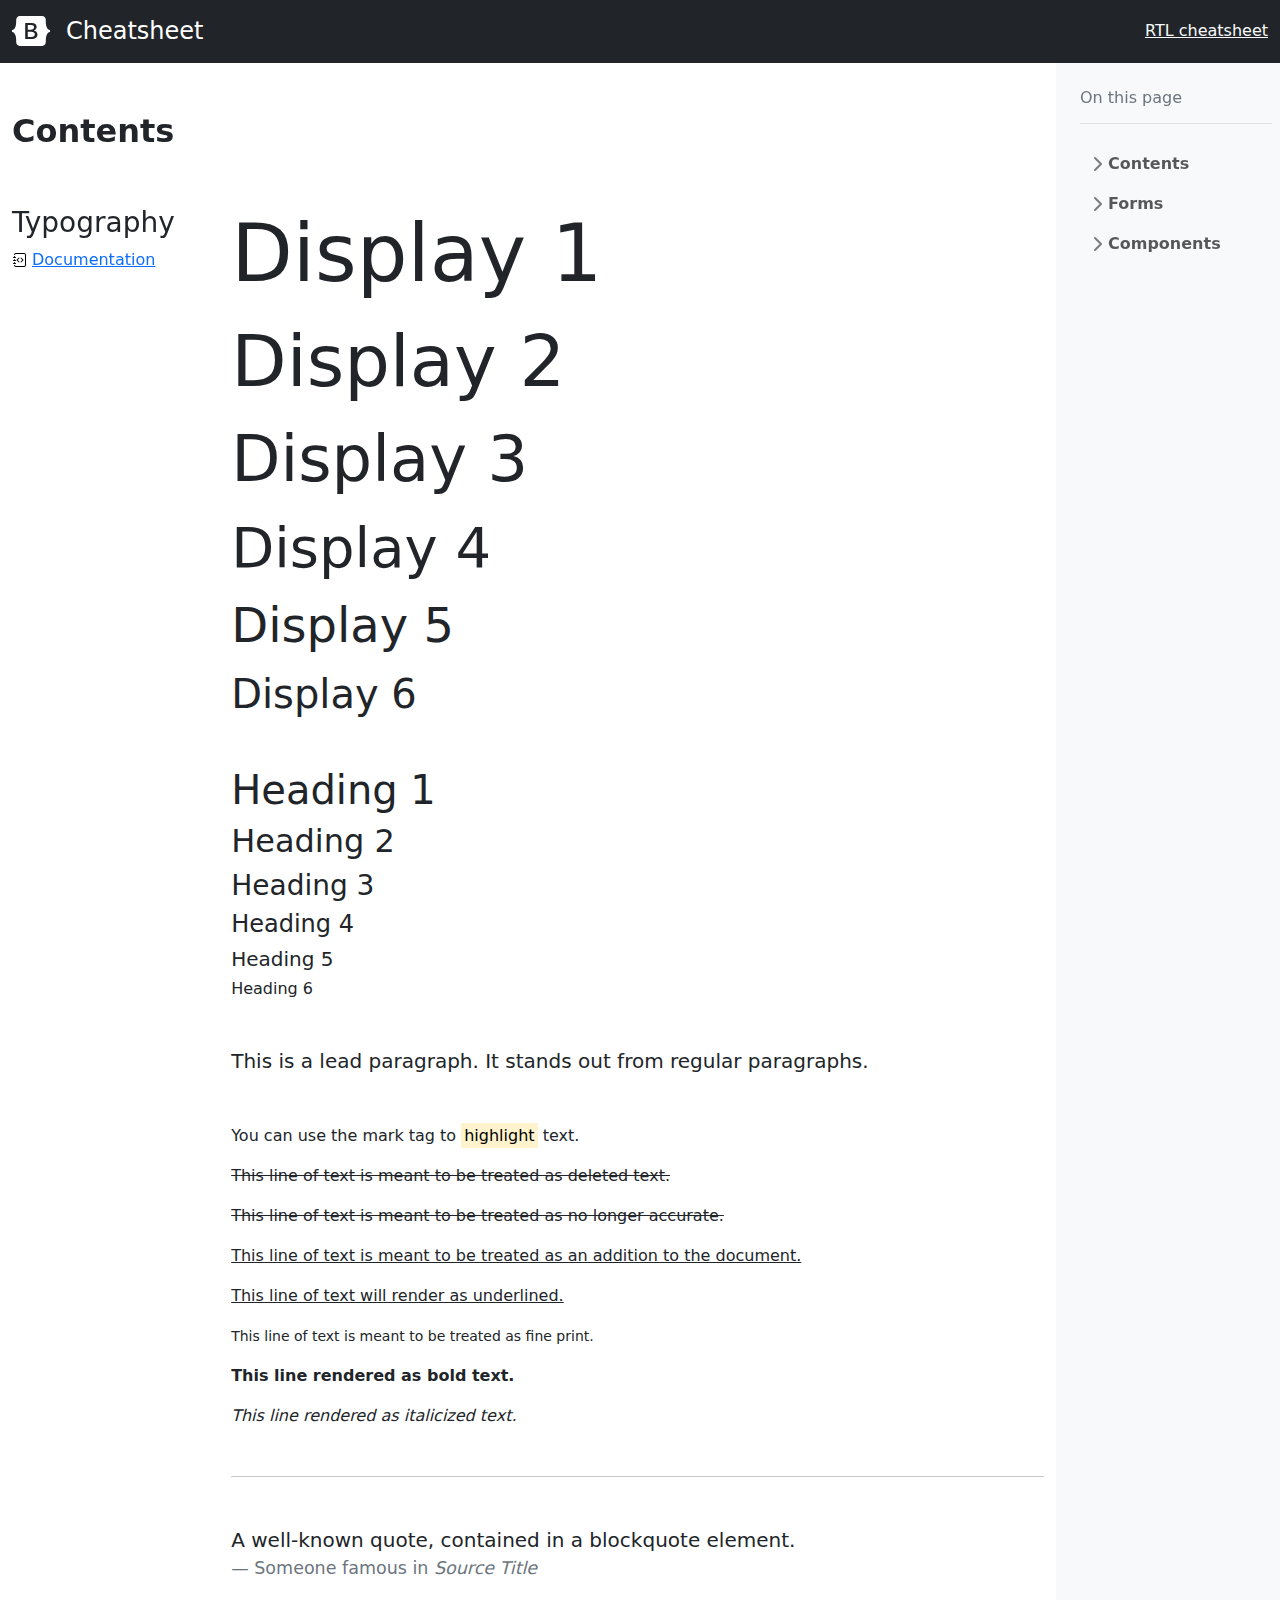
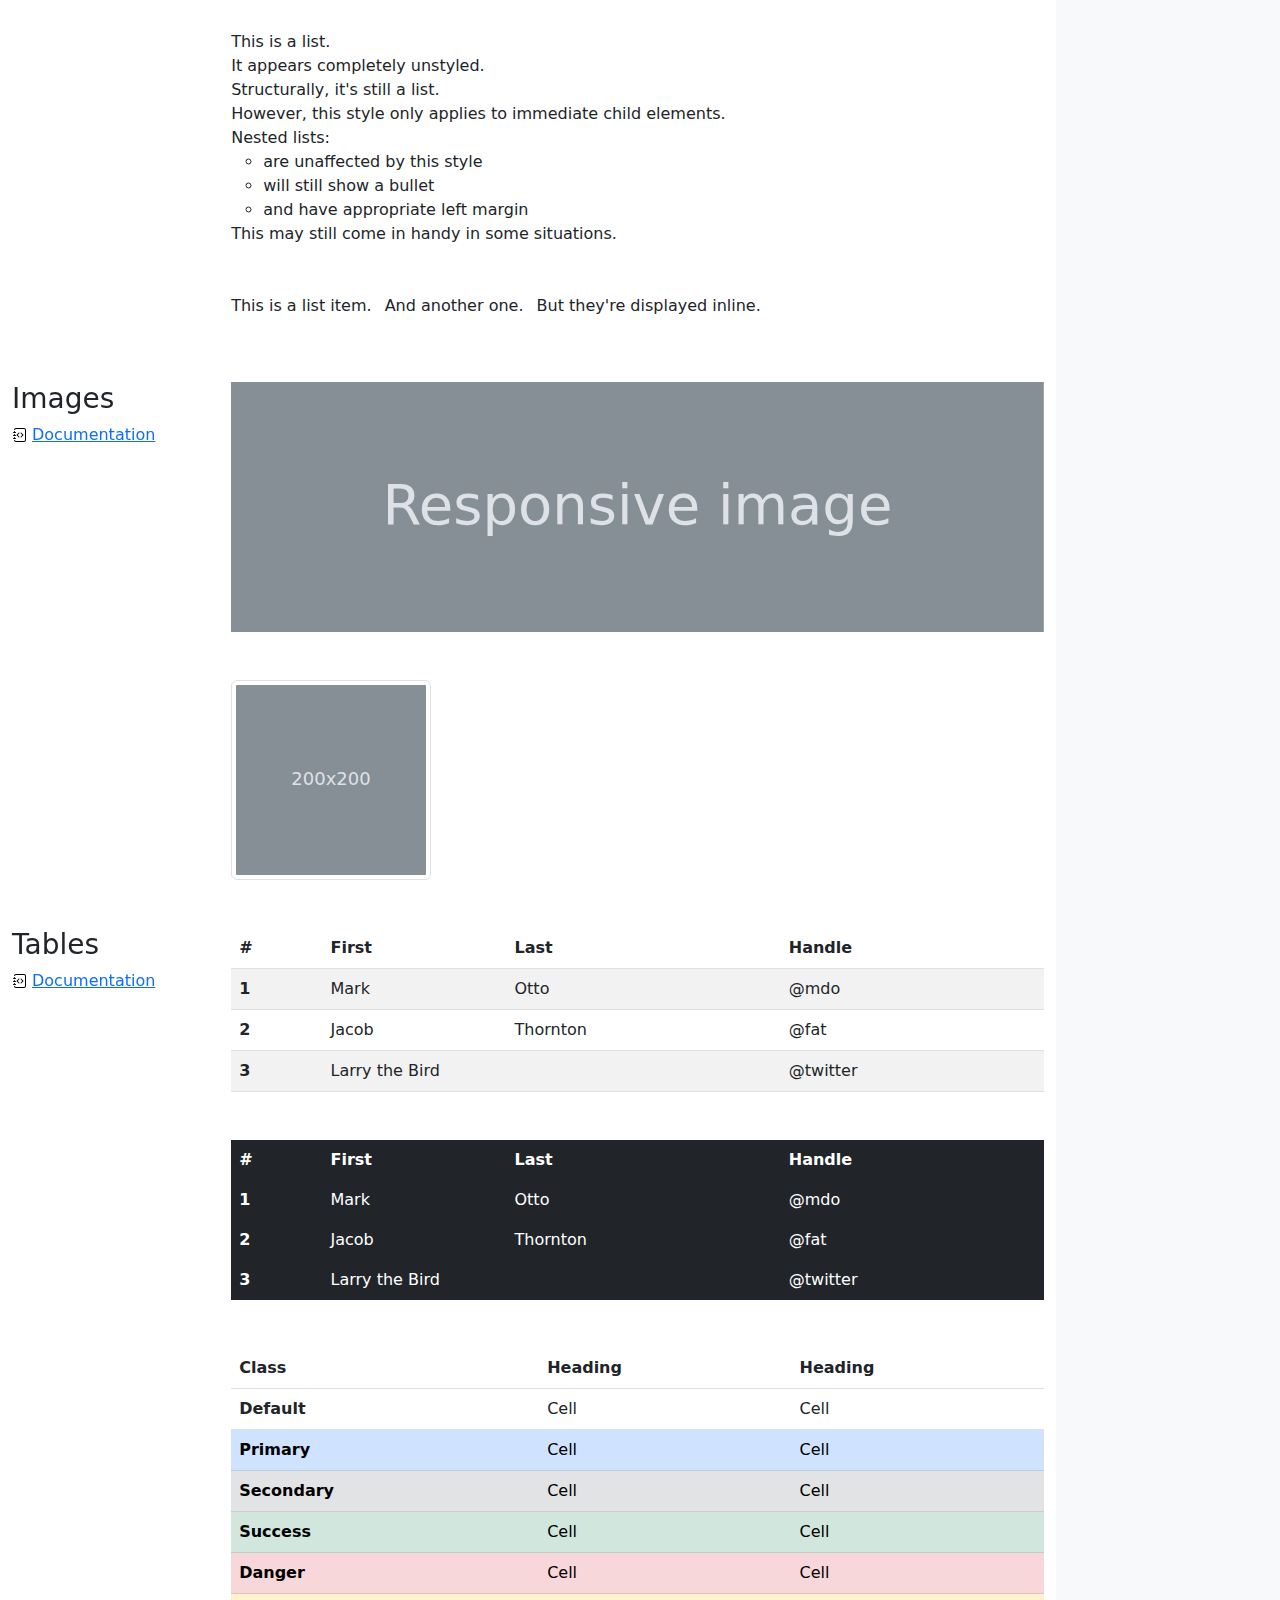
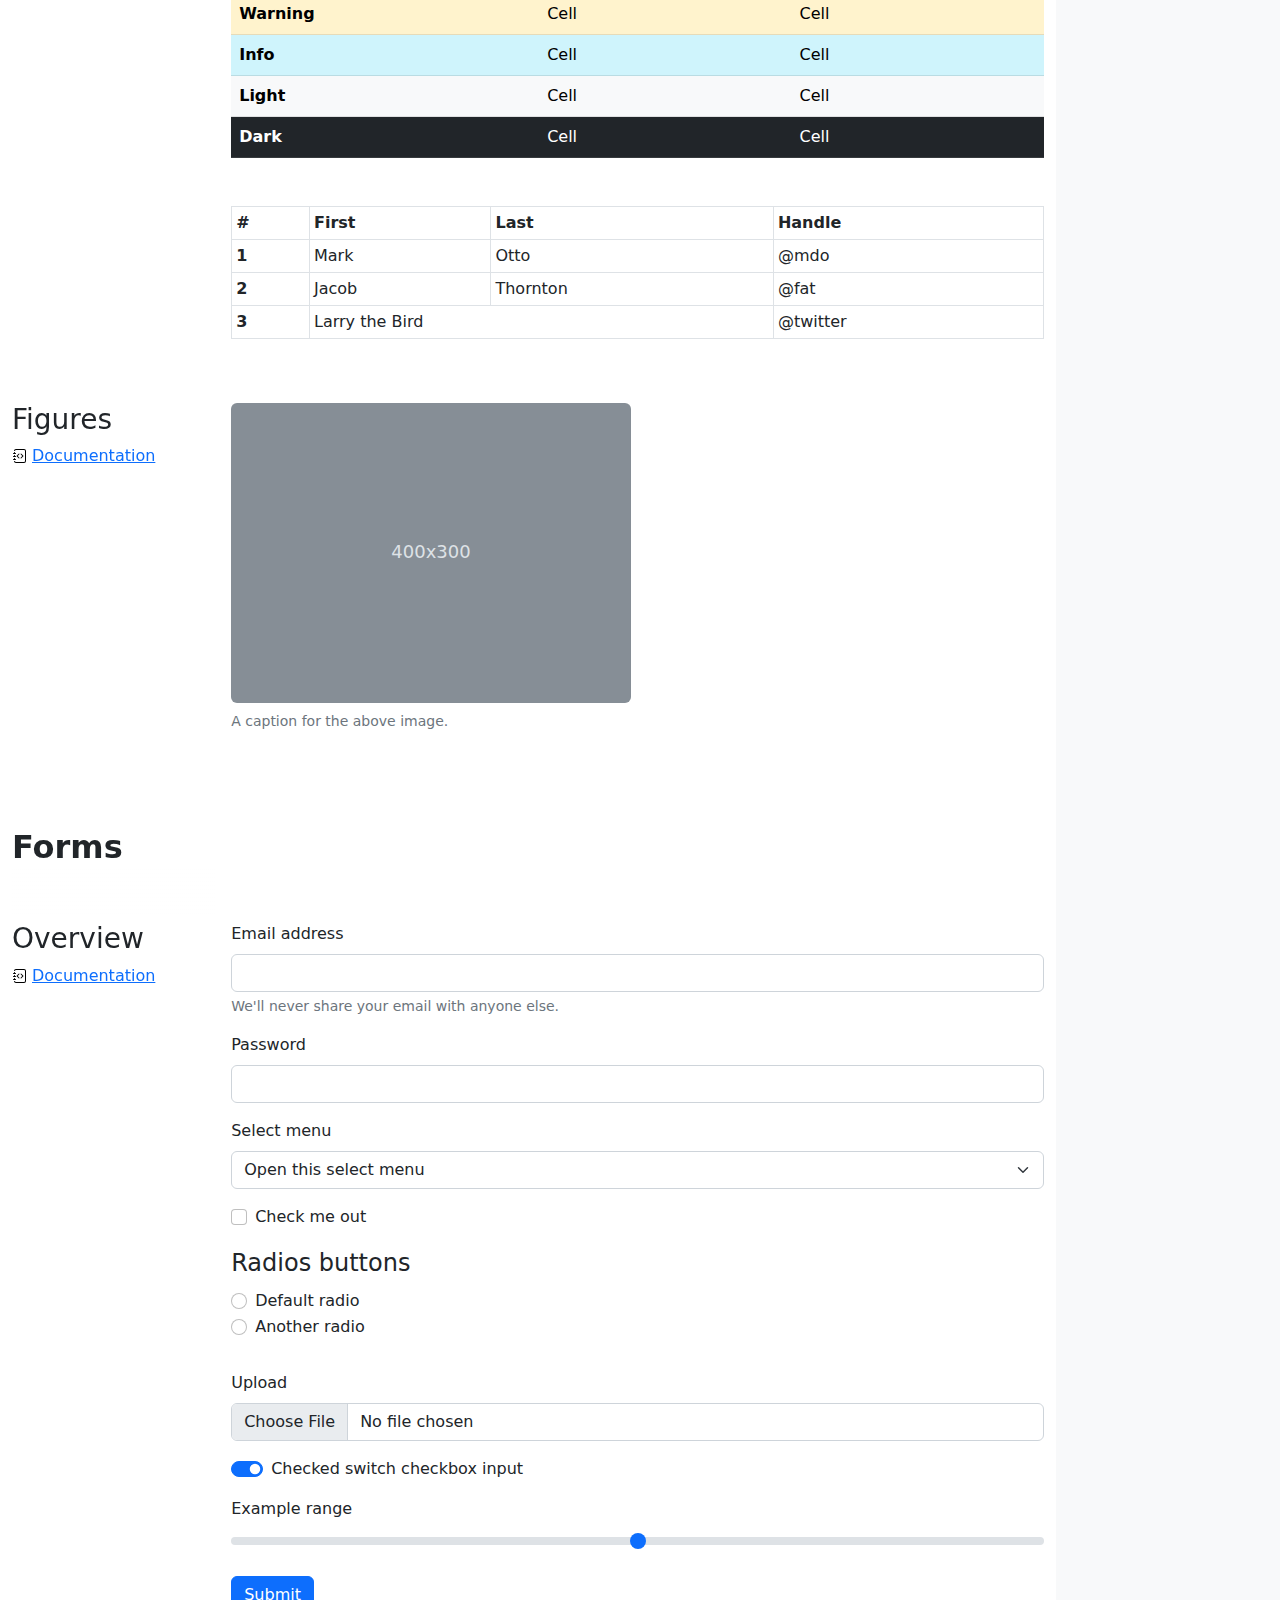
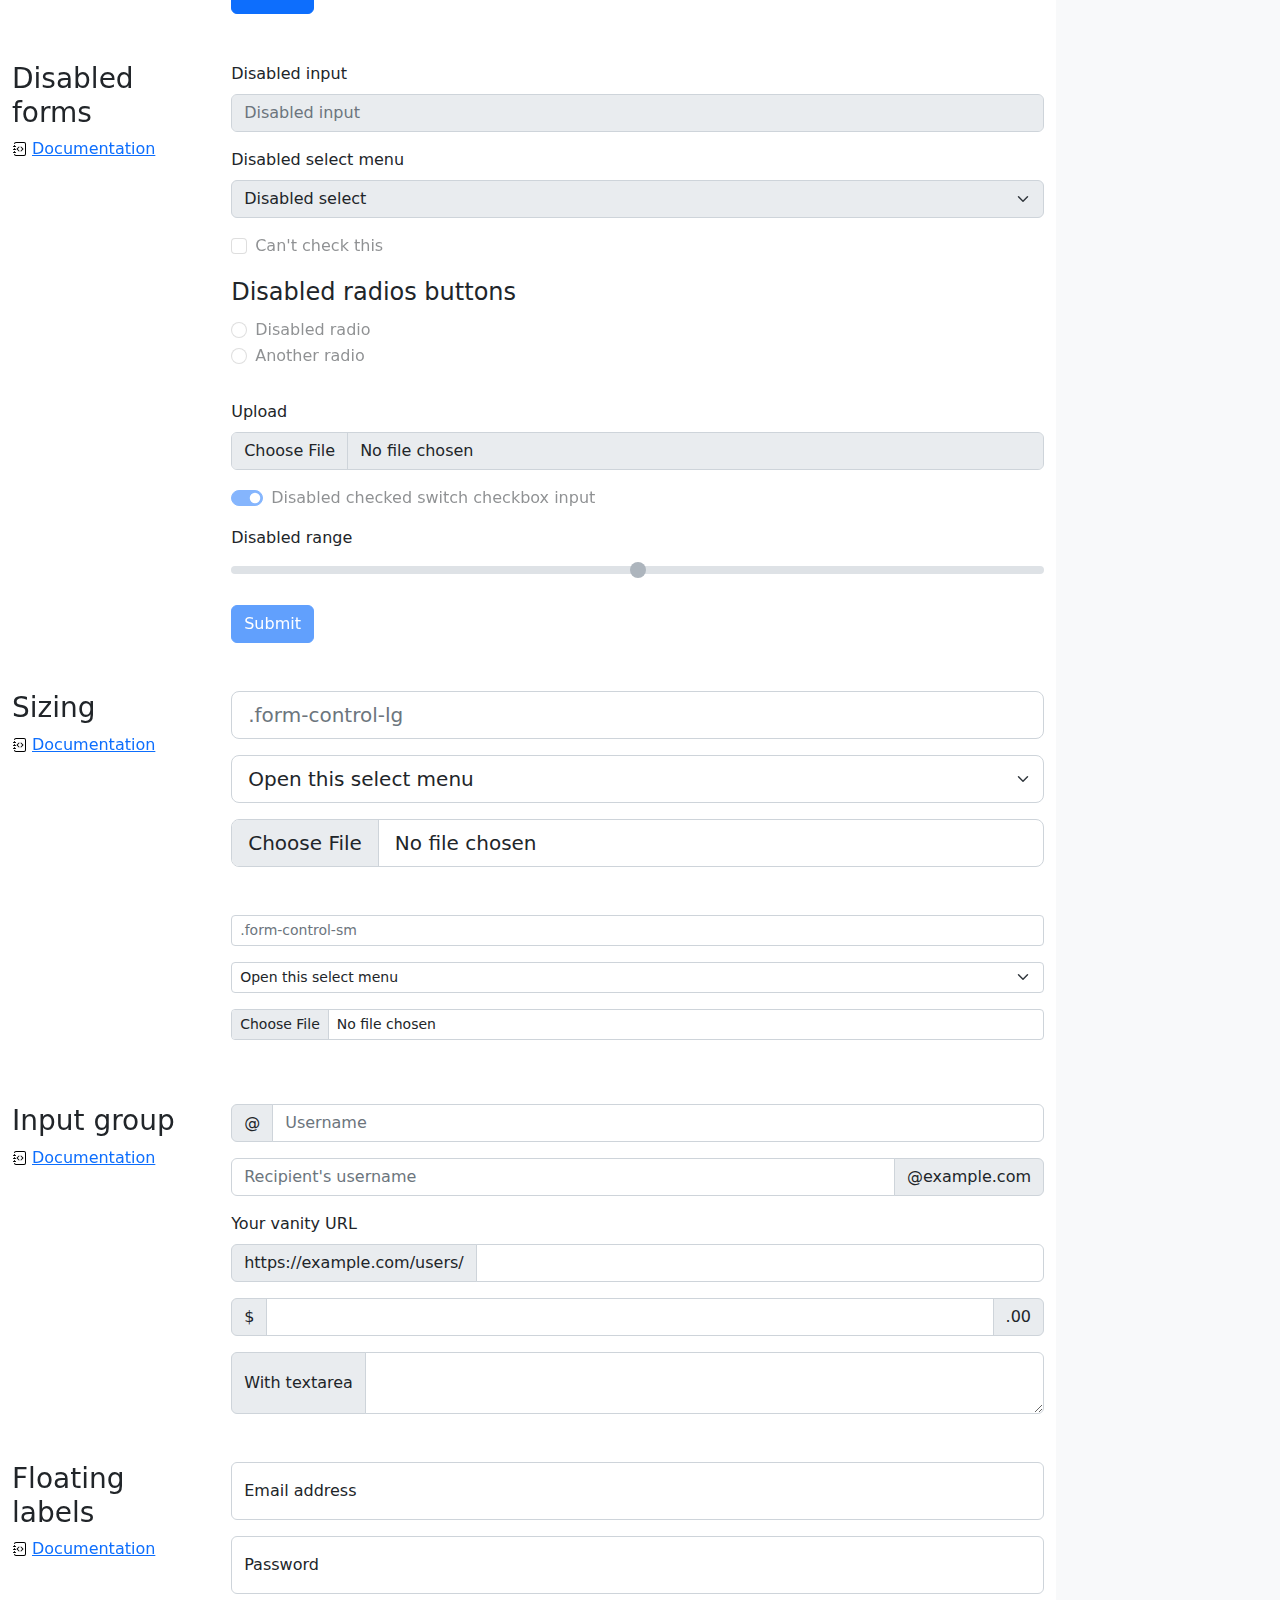
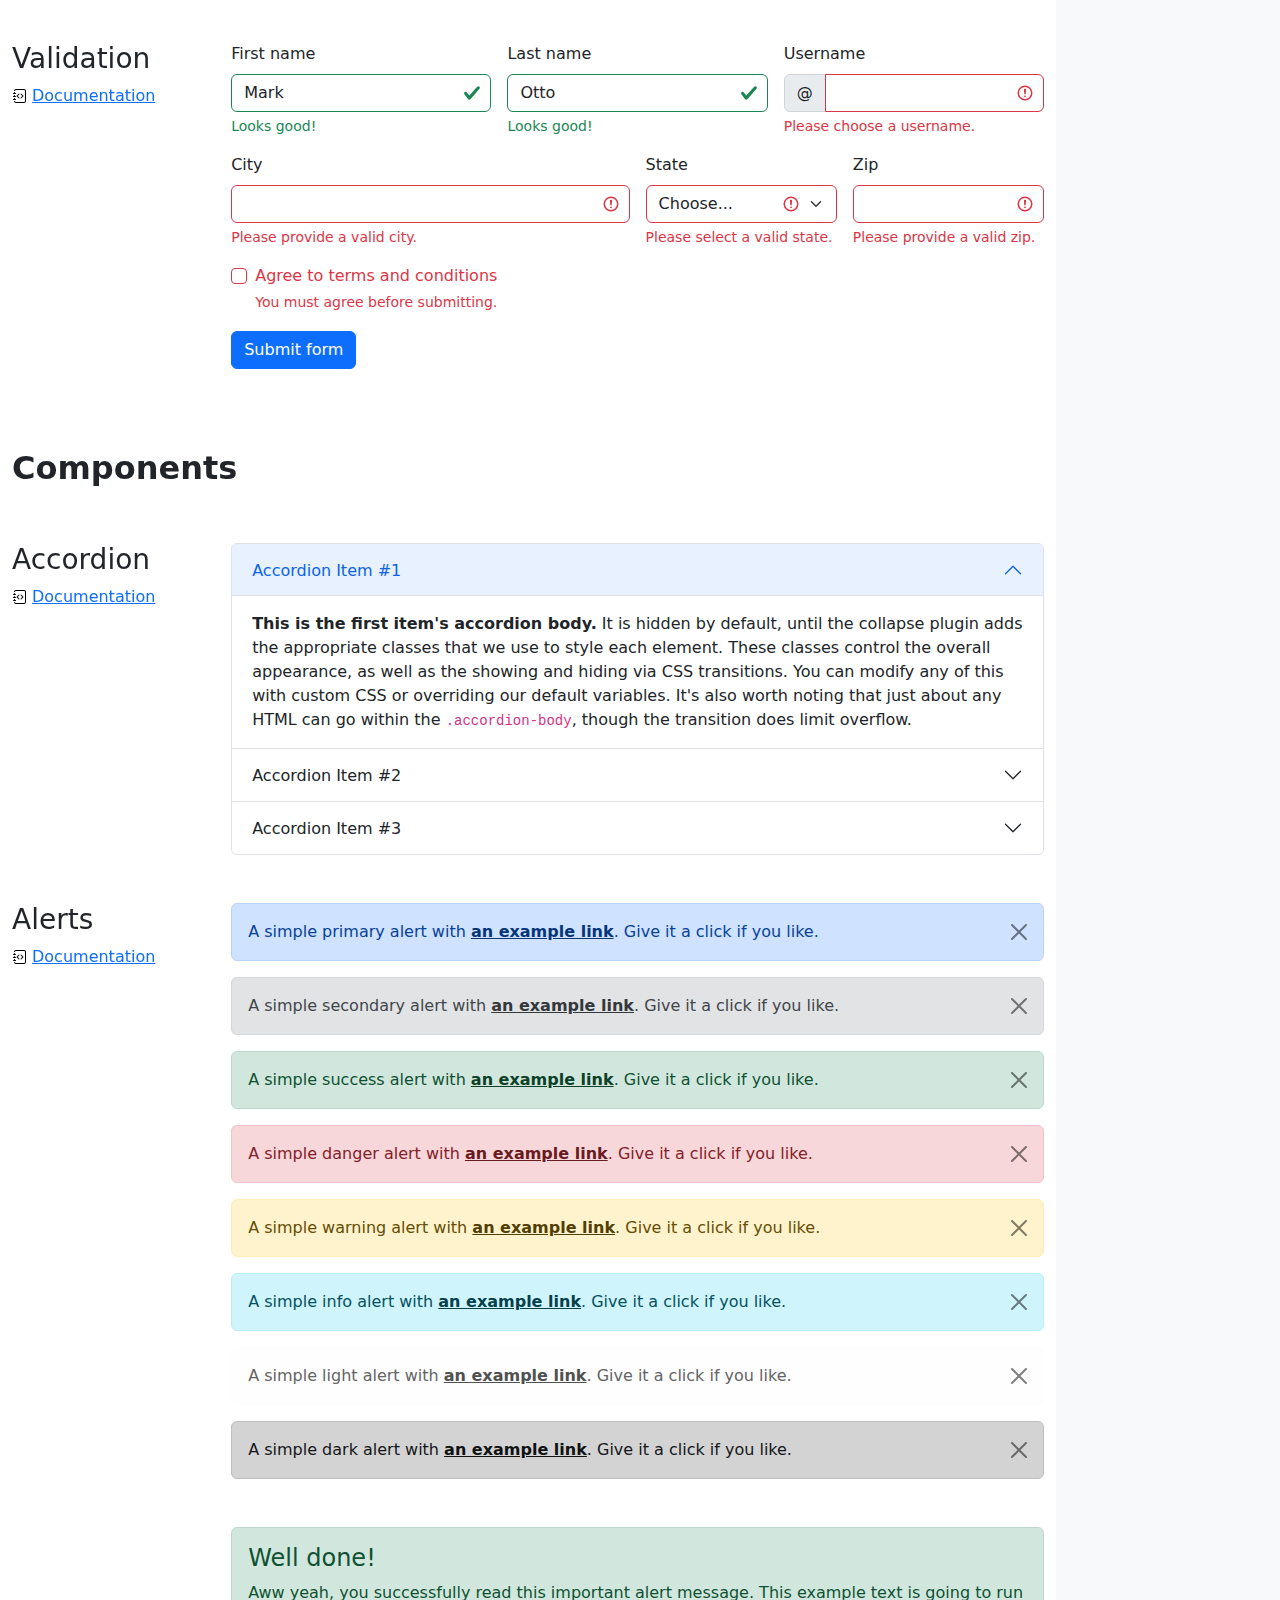
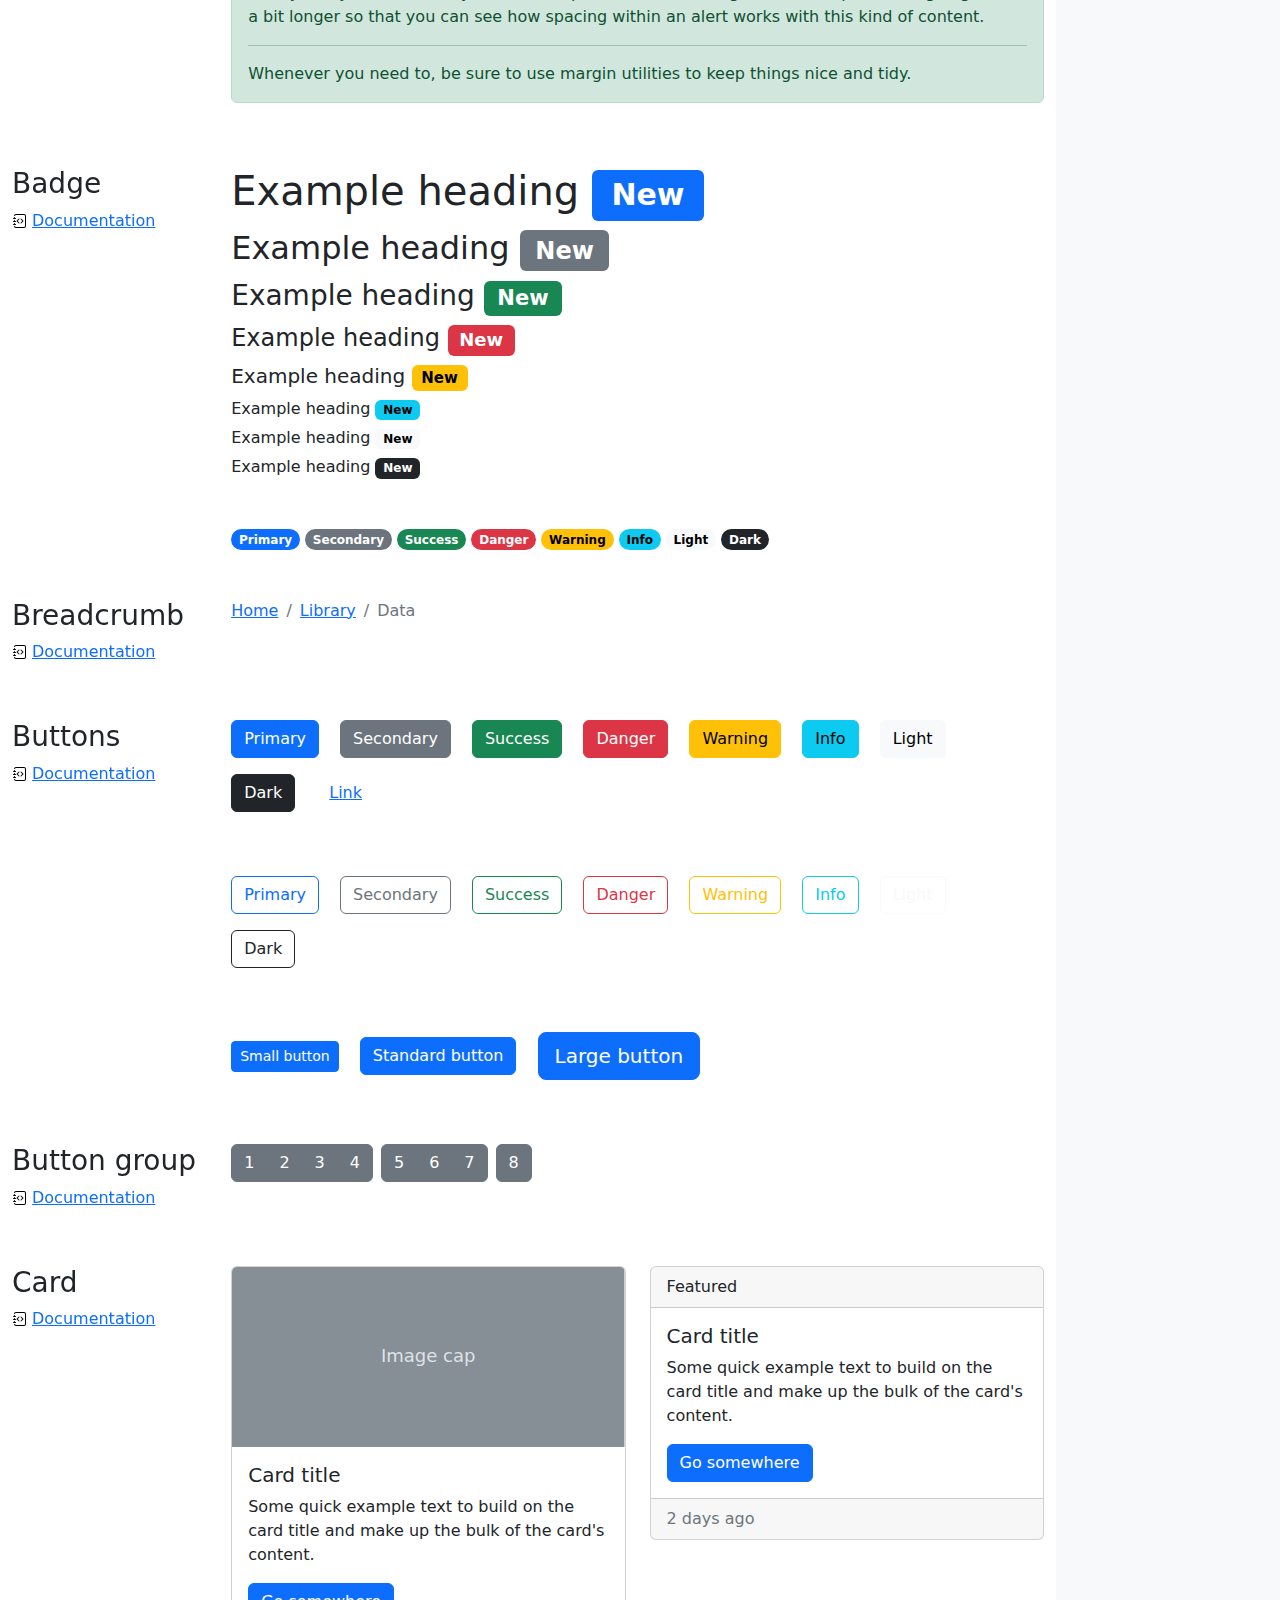
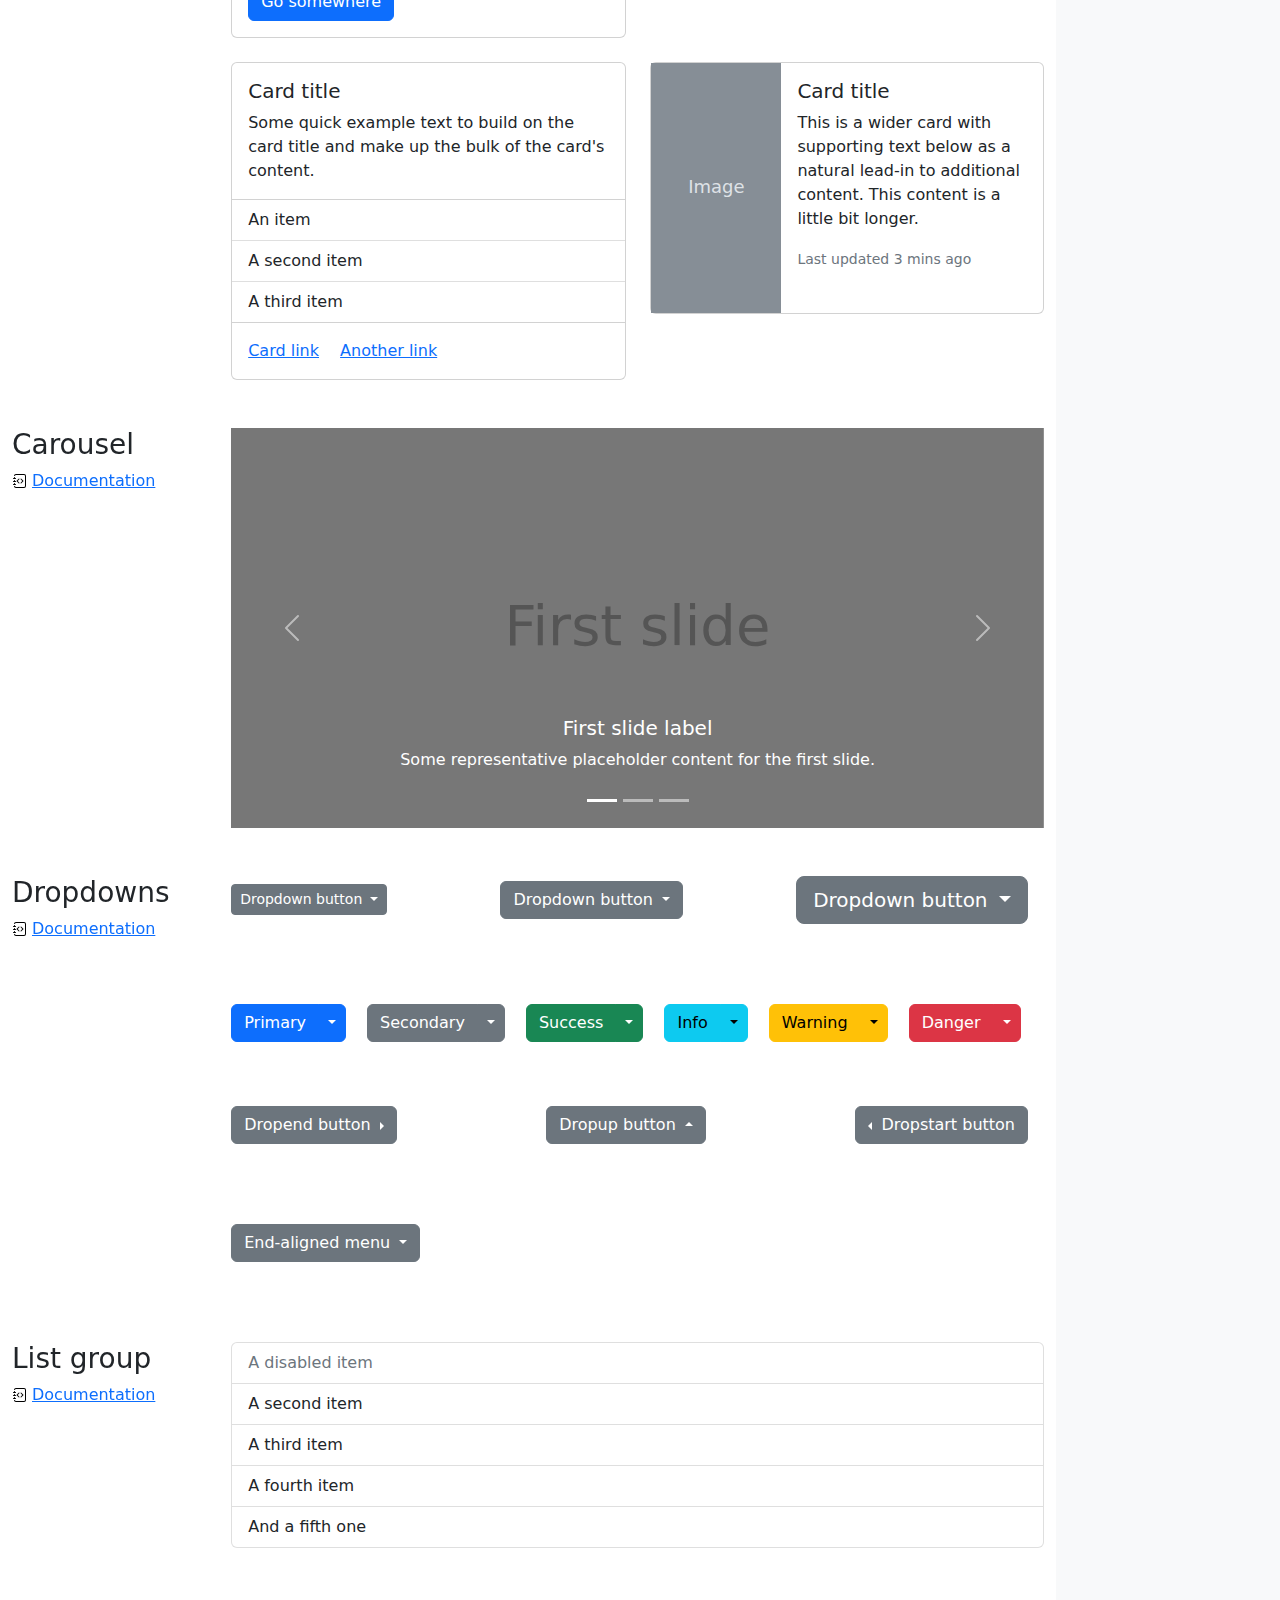
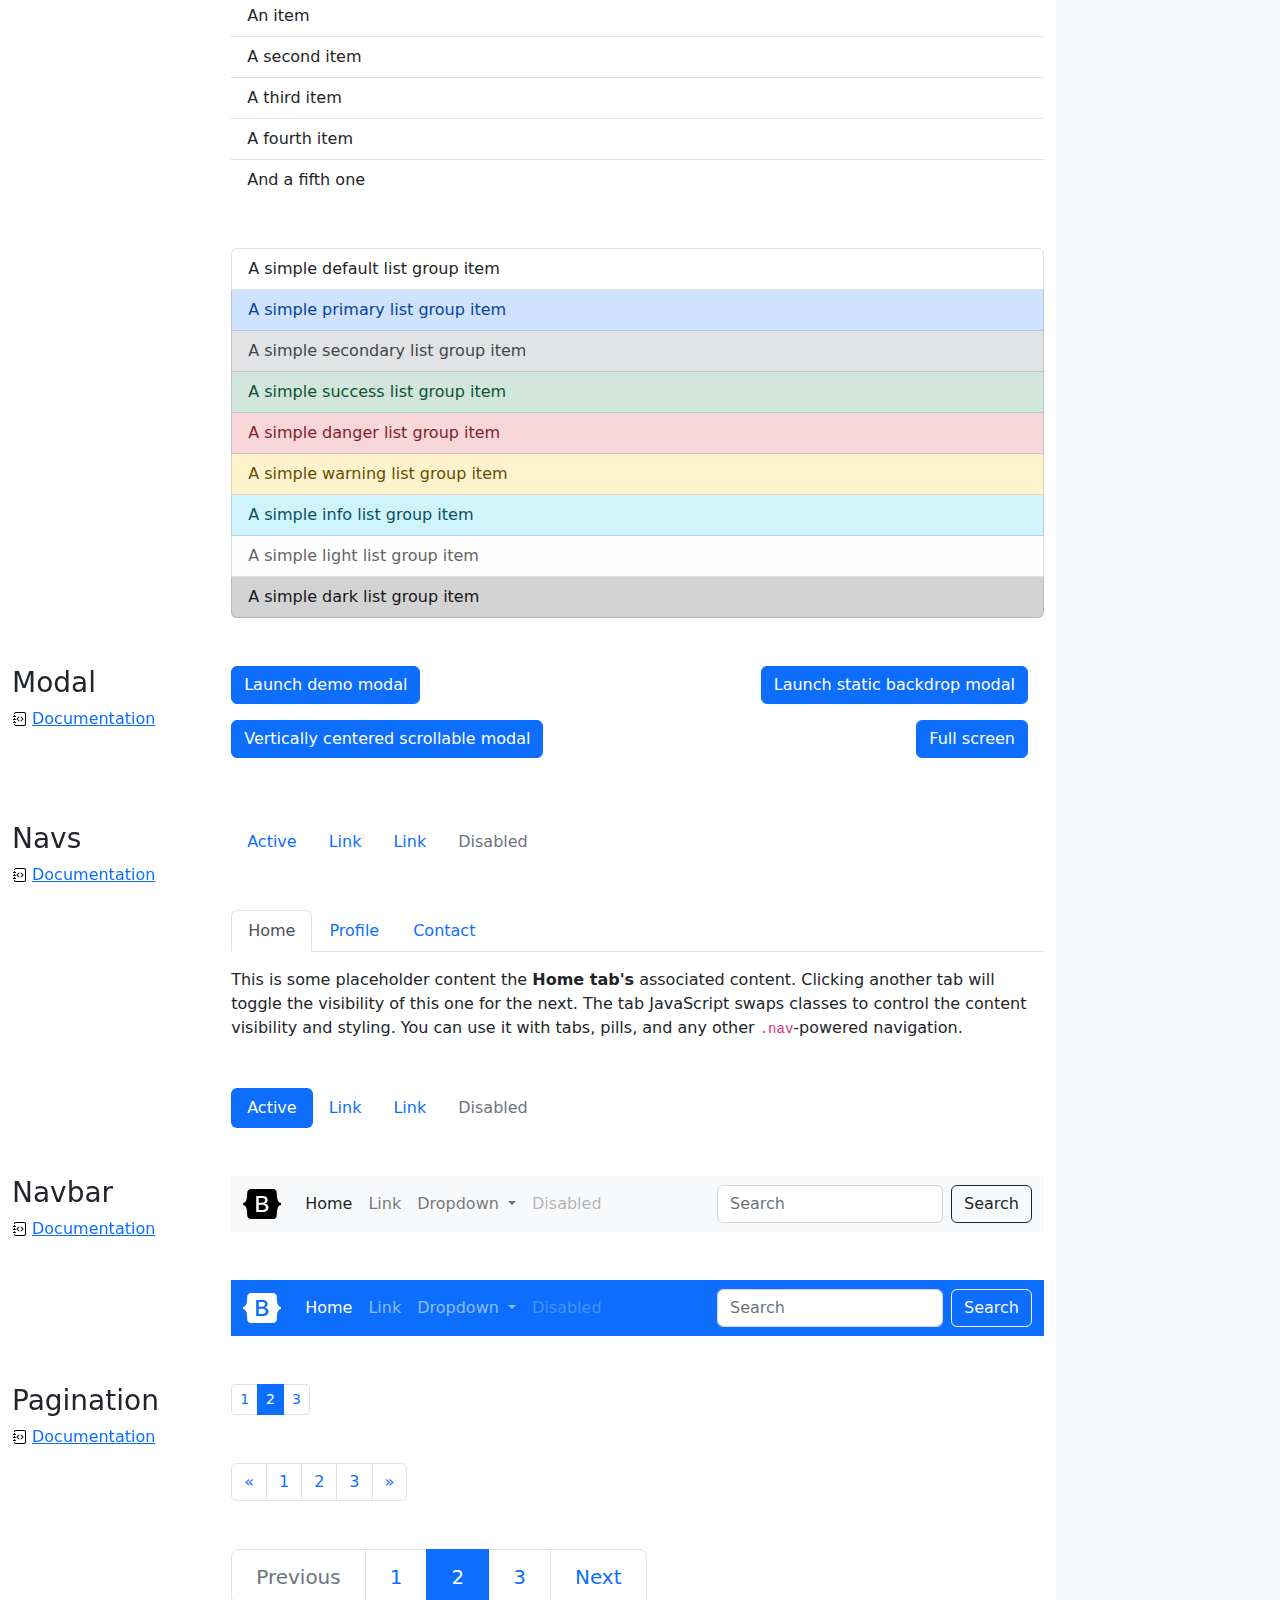
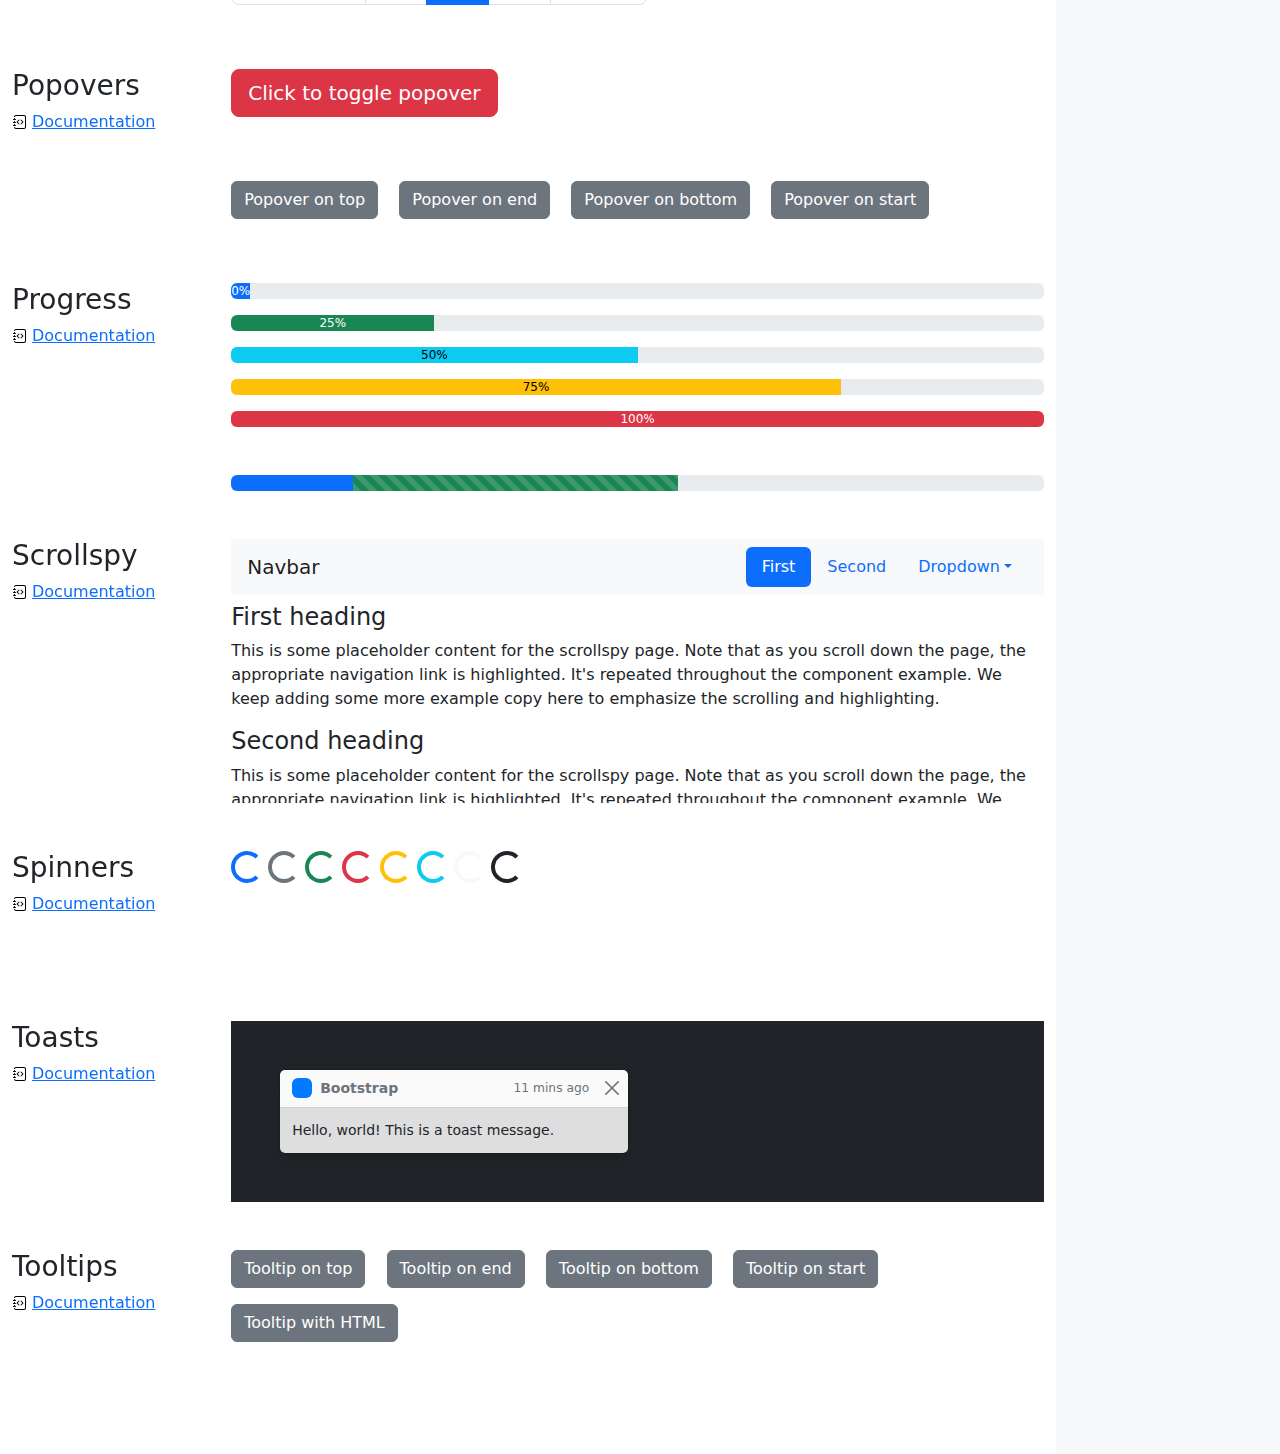
<file: bootstrap/cheatsheet/index.html>
<!doctype html>
<html lang="en">
  <head>
    <meta charset="utf-8">
    <meta name="viewport" content="width=device-width, initial-scale=1">
    <meta name="description" content="">
    <meta name="author" content="Mark Otto, Jacob Thornton, and Bootstrap contributors">
    <meta name="generator" content="Hugo 0.104.2">
    <title>Cheatsheet · Bootstrap v5.2</title>

    <link rel="canonical" href="https://getbootstrap.com/docs/5.2/examples/cheatsheet/">

    

    

<link href="../assets/dist/css/bootstrap.min.css" rel="stylesheet">

    <style>
      .bd-placeholder-img {
        font-size: 1.125rem;
        text-anchor: middle;
        -webkit-user-select: none;
        -moz-user-select: none;
        user-select: none;
      }

      @media (min-width: 768px) {
        .bd-placeholder-img-lg {
          font-size: 3.5rem;
        }
      }

      .b-example-divider {
        height: 3rem;
        background-color: rgba(0, 0, 0, .1);
        border: solid rgba(0, 0, 0, .15);
        border-width: 1px 0;
        box-shadow: inset 0 .5em 1.5em rgba(0, 0, 0, .1), inset 0 .125em .5em rgba(0, 0, 0, .15);
      }

      .b-example-vr {
        flex-shrink: 0;
        width: 1.5rem;
        height: 100vh;
      }

      .bi {
        vertical-align: -.125em;
        fill: currentColor;
      }

      .nav-scroller {
        position: relative;
        z-index: 2;
        height: 2.75rem;
        overflow-y: hidden;
      }

      .nav-scroller .nav {
        display: flex;
        flex-wrap: nowrap;
        padding-bottom: 1rem;
        margin-top: -1px;
        overflow-x: auto;
        text-align: center;
        white-space: nowrap;
        -webkit-overflow-scrolling: touch;
      }
    </style>

    
    <!-- Custom styles for this template -->
    <link href="cheatsheet.css" rel="stylesheet">
  </head>
  <body class="bg-light">
    
<header class="bd-header bg-dark py-3 d-flex align-items-stretch border-bottom border-dark">
  <div class="container-fluid d-flex align-items-center">
    <h1 class="d-flex align-items-center fs-4 text-white mb-0">
      <img src="../assets/brand/bootstrap-logo-white.svg" width="38" height="30" class="me-3" alt="Bootstrap">
      Cheatsheet
    </h1>
    <a href="../examples/cheatsheet-rtl/" class="ms-auto link-light" hreflang="ar">RTL cheatsheet</a>
  </div>
</header>
<aside class="bd-aside sticky-xl-top text-muted align-self-start mb-3 mb-xl-5 px-2">
  <h2 class="h6 pt-4 pb-3 mb-4 border-bottom">On this page</h2>
  <nav class="small" id="toc">
    <ul class="list-unstyled">
      <li class="my-2">
        <button class="btn d-inline-flex align-items-center collapsed border-0" data-bs-toggle="collapse" aria-expanded="false" data-bs-target="#contents-collapse" aria-controls="contents-collapse">Contents</button>
        <ul class="list-unstyled ps-3 collapse" id="contents-collapse">
          <li><a class="d-inline-flex align-items-center rounded text-decoration-none" href="#typography">Typography</a></li>
          <li><a class="d-inline-flex align-items-center rounded text-decoration-none" href="#images">Images</a></li>
          <li><a class="d-inline-flex align-items-center rounded text-decoration-none" href="#tables">Tables</a></li>
          <li><a class="d-inline-flex align-items-center rounded text-decoration-none" href="#figures">Figures</a></li>
        </ul>
      </li>
      <li class="my-2">
        <button class="btn d-inline-flex align-items-center collapsed border-0" data-bs-toggle="collapse" aria-expanded="false" data-bs-target="#forms-collapse" aria-controls="forms-collapse">Forms</button>
        <ul class="list-unstyled ps-3 collapse" id="forms-collapse">
          <li><a class="d-inline-flex align-items-center rounded text-decoration-none" href="#overview">Overview</a></li>
          <li><a class="d-inline-flex align-items-center rounded text-decoration-none" href="#disabled-forms">Disabled forms</a></li>
          <li><a class="d-inline-flex align-items-center rounded text-decoration-none" href="#sizing">Sizing</a></li>
          <li><a class="d-inline-flex align-items-center rounded text-decoration-none" href="#input-group">Input group</a></li>
          <li><a class="d-inline-flex align-items-center rounded text-decoration-none" href="#floating-labels">Floating labels</a></li>
          <li><a class="d-inline-flex align-items-center rounded text-decoration-none" href="#validation">Validation</a></li>
        </ul>
      </li>
      <li class="my-2">
        <button class="btn d-inline-flex align-items-center collapsed border-0" data-bs-toggle="collapse" aria-expanded="false" data-bs-target="#components-collapse" aria-controls="components-collapse">Components</button>
        <ul class="list-unstyled ps-3 collapse" id="components-collapse">
          <li><a class="d-inline-flex align-items-center rounded text-decoration-none" href="#accordion">Accordion</a></li>
          <li><a class="d-inline-flex align-items-center rounded text-decoration-none" href="#alerts">Alerts</a></li>
          <li><a class="d-inline-flex align-items-center rounded text-decoration-none" href="#badge">Badge</a></li>
          <li><a class="d-inline-flex align-items-center rounded text-decoration-none" href="#breadcrumb">Breadcrumb</a></li>
          <li><a class="d-inline-flex align-items-center rounded text-decoration-none" href="#buttons">Buttons</a></li>
          <li><a class="d-inline-flex align-items-center rounded text-decoration-none" href="#button-group">Button group</a></li>
          <li><a class="d-inline-flex align-items-center rounded text-decoration-none" href="#card">Card</a></li>
          <li><a class="d-inline-flex align-items-center rounded text-decoration-none" href="#carousel">Carousel</a></li>
          <li><a class="d-inline-flex align-items-center rounded text-decoration-none" href="#dropdowns">Dropdowns</a></li>
          <li><a class="d-inline-flex align-items-center rounded text-decoration-none" href="#list-group">List group</a></li>
          <li><a class="d-inline-flex align-items-center rounded text-decoration-none" href="#modal">Modal</a></li>
          <li><a class="d-inline-flex align-items-center rounded text-decoration-none" href="#navs">Navs</a></li>
          <li><a class="d-inline-flex align-items-center rounded text-decoration-none" href="#navbar">Navbar</a></li>
          <li><a class="d-inline-flex align-items-center rounded text-decoration-none" href="#pagination">Pagination</a></li>
          <li><a class="d-inline-flex align-items-center rounded text-decoration-none" href="#popovers">Popovers</a></li>
          <li><a class="d-inline-flex align-items-center rounded text-decoration-none" href="#progress">Progress</a></li>
          <li><a class="d-inline-flex align-items-center rounded text-decoration-none" href="#scrollspy">Scrollspy</a></li>
          <li><a class="d-inline-flex align-items-center rounded text-decoration-none" href="#spinners">Spinners</a></li>
          <li><a class="d-inline-flex align-items-center rounded text-decoration-none" href="#toasts">Toasts</a></li>
          <li><a class="d-inline-flex align-items-center rounded text-decoration-none" href="#tooltips">Tooltips</a></li>
        </ul>
      </li>
    </ul>
  </nav>
</aside>
<div class="bd-cheatsheet container-fluid bg-body">
  <section id="content">
    <h2 class="sticky-xl-top fw-bold pt-3 pt-xl-5 pb-2 pb-xl-3">Contents</h2>

    <article class="my-3" id="typography">
      <div class="bd-heading sticky-xl-top align-self-start mt-5 mb-3 mt-xl-0 mb-xl-2">
        <h3>Typography</h3>
        <a class="d-flex align-items-center" href="../content/typography/">Documentation</a>
      </div>

      <div>
        <div class="bd-example-snippet bd-code-snippet"><div class="bd-example">
        <p class="display-1">Display 1</p>
        <p class="display-2">Display 2</p>
        <p class="display-3">Display 3</p>
        <p class="display-4">Display 4</p>
        <p class="display-5">Display 5</p>
        <p class="display-6">Display 6</p>
        </div></div>


        <div class="bd-example-snippet bd-code-snippet"><div class="bd-example">
        <p class="h1">Heading 1</p>
        <p class="h2">Heading 2</p>
        <p class="h3">Heading 3</p>
        <p class="h4">Heading 4</p>
        <p class="h5">Heading 5</p>
        <p class="h6">Heading 6</p>
        </div></div>


        <div class="bd-example-snippet bd-code-snippet"><div class="bd-example">
        <p class="lead">
          This is a lead paragraph. It stands out from regular paragraphs.
        </p>
        </div></div>


        <div class="bd-example-snippet bd-code-snippet"><div class="bd-example">
        <p>You can use the mark tag to <mark>highlight</mark> text.</p>
        <p><del>This line of text is meant to be treated as deleted text.</del></p>
        <p><s>This line of text is meant to be treated as no longer accurate.</s></p>
        <p><ins>This line of text is meant to be treated as an addition to the document.</ins></p>
        <p><u>This line of text will render as underlined.</u></p>
        <p><small>This line of text is meant to be treated as fine print.</small></p>
        <p><strong>This line rendered as bold text.</strong></p>
        <p><em>This line rendered as italicized text.</em></p>
        </div></div>


        <div class="bd-example-snippet bd-code-snippet"><div class="bd-example">
        <hr>
        </div></div>


        <div class="bd-example-snippet bd-code-snippet"><div class="bd-example">
        <blockquote class="blockquote">
          <p>A well-known quote, contained in a blockquote element.</p>
          <footer class="blockquote-footer">Someone famous in <cite title="Source Title">Source Title</cite></footer>
        </blockquote>
        </div></div>


        <div class="bd-example-snippet bd-code-snippet"><div class="bd-example">
        <ul class="list-unstyled">
          <li>This is a list.</li>
          <li>It appears completely unstyled.</li>
          <li>Structurally, it's still a list.</li>
          <li>However, this style only applies to immediate child elements.</li>
          <li>Nested lists:
            <ul>
              <li>are unaffected by this style</li>
              <li>will still show a bullet</li>
              <li>and have appropriate left margin</li>
            </ul>
          </li>
          <li>This may still come in handy in some situations.</li>
        </ul>
        </div></div>


        <div class="bd-example-snippet bd-code-snippet"><div class="bd-example">
        <ul class="list-inline">
          <li class="list-inline-item">This is a list item.</li>
          <li class="list-inline-item">And another one.</li>
          <li class="list-inline-item">But they're displayed inline.</li>
        </ul>
        </div></div>

      </div>
    </article>
    <article class="my-3" id="images">
      <div class="bd-heading sticky-xl-top align-self-start mt-5 mb-3 mt-xl-0 mb-xl-2">
        <h3>Images</h3>
        <a class="d-flex align-items-center" href="../content/images/">Documentation</a>
      </div>

      <div>
        <div class="bd-example-snippet bd-code-snippet"><div class="bd-example">
        <svg class="bd-placeholder-img bd-placeholder-img-lg img-fluid" width="100%" height="250" xmlns="http://www.w3.org/2000/svg" role="img" aria-label="Placeholder: Responsive image" preserveAspectRatio="xMidYMid slice" focusable="false"><title>Placeholder</title><rect width="100%" height="100%" fill="#868e96"/><text x="50%" y="50%" fill="#dee2e6" dy=".3em">Responsive image</text></svg>

        </div></div>


        <div class="bd-example-snippet bd-code-snippet"><div class="bd-example">
        <svg class="bd-placeholder-img img-thumbnail" width="200" height="200" xmlns="http://www.w3.org/2000/svg" role="img" aria-label="A generic square placeholder image with a white border around it, making it resemble a photograph taken with an old instant camera: 200x200" preserveAspectRatio="xMidYMid slice" focusable="false"><title>A generic square placeholder image with a white border around it, making it resemble a photograph taken with an old instant camera</title><rect width="100%" height="100%" fill="#868e96"/><text x="50%" y="50%" fill="#dee2e6" dy=".3em">200x200</text></svg>

        </div></div>

      </div>
    </article>
    <article class="my-3" id="tables">
      <div class="bd-heading sticky-xl-top align-self-start mt-5 mb-3 mt-xl-0 mb-xl-2">
        <h3>Tables</h3>
        <a class="d-flex align-items-center" href="../content/tables/">Documentation</a>
      </div>

      <div>
        <div class="bd-example-snippet bd-code-snippet"><div class="bd-example">
        <table class="table table-striped">
          <thead>
          <tr>
            <th scope="col">#</th>
            <th scope="col">First</th>
            <th scope="col">Last</th>
            <th scope="col">Handle</th>
          </tr>
          </thead>
          <tbody>
          <tr>
            <th scope="row">1</th>
            <td>Mark</td>
            <td>Otto</td>
            <td>@mdo</td>
          </tr>
          <tr>
            <th scope="row">2</th>
            <td>Jacob</td>
            <td>Thornton</td>
            <td>@fat</td>
          </tr>
          <tr>
            <th scope="row">3</th>
            <td colspan="2">Larry the Bird</td>
            <td>@twitter</td>
          </tr>
          </tbody>
        </table>
        </div></div>


        <div class="bd-example-snippet bd-code-snippet"><div class="bd-example">
        <table class="table table-dark table-borderless">
          <thead>
          <tr>
            <th scope="col">#</th>
            <th scope="col">First</th>
            <th scope="col">Last</th>
            <th scope="col">Handle</th>
          </tr>
          </thead>
          <tbody>
          <tr>
            <th scope="row">1</th>
            <td>Mark</td>
            <td>Otto</td>
            <td>@mdo</td>
          </tr>
          <tr>
            <th scope="row">2</th>
            <td>Jacob</td>
            <td>Thornton</td>
            <td>@fat</td>
          </tr>
          <tr>
            <th scope="row">3</th>
            <td colspan="2">Larry the Bird</td>
            <td>@twitter</td>
          </tr>
          </tbody>
        </table>
        </div></div>


        <div class="bd-example-snippet bd-code-snippet"><div class="bd-example">
        <table class="table table-hover">
          <thead>
          <tr>
            <th scope="col">Class</th>
            <th scope="col">Heading</th>
            <th scope="col">Heading</th>
          </tr>
          </thead>
          <tbody>
          <tr>
            <th scope="row">Default</th>
            <td>Cell</td>
            <td>Cell</td>
          </tr>
          
          <tr class="table-primary">
            <th scope="row">Primary</th>
            <td>Cell</td>
            <td>Cell</td>
          </tr>
          <tr class="table-secondary">
            <th scope="row">Secondary</th>
            <td>Cell</td>
            <td>Cell</td>
          </tr>
          <tr class="table-success">
            <th scope="row">Success</th>
            <td>Cell</td>
            <td>Cell</td>
          </tr>
          <tr class="table-danger">
            <th scope="row">Danger</th>
            <td>Cell</td>
            <td>Cell</td>
          </tr>
          <tr class="table-warning">
            <th scope="row">Warning</th>
            <td>Cell</td>
            <td>Cell</td>
          </tr>
          <tr class="table-info">
            <th scope="row">Info</th>
            <td>Cell</td>
            <td>Cell</td>
          </tr>
          <tr class="table-light">
            <th scope="row">Light</th>
            <td>Cell</td>
            <td>Cell</td>
          </tr>
          <tr class="table-dark">
            <th scope="row">Dark</th>
            <td>Cell</td>
            <td>Cell</td>
          </tr>
          </tbody>
        </table>
        </div></div>


        <div class="bd-example-snippet bd-code-snippet"><div class="bd-example">
        <table class="table table-sm table-bordered">
          <thead>
          <tr>
            <th scope="col">#</th>
            <th scope="col">First</th>
            <th scope="col">Last</th>
            <th scope="col">Handle</th>
          </tr>
          </thead>
          <tbody>
          <tr>
            <th scope="row">1</th>
            <td>Mark</td>
            <td>Otto</td>
            <td>@mdo</td>
          </tr>
          <tr>
            <th scope="row">2</th>
            <td>Jacob</td>
            <td>Thornton</td>
            <td>@fat</td>
          </tr>
          <tr>
            <th scope="row">3</th>
            <td colspan="2">Larry the Bird</td>
            <td>@twitter</td>
          </tr>
          </tbody>
        </table>
        </div></div>

      </div>
    </article>
    <article class="my-3" id="figures">
      <div class="bd-heading sticky-xl-top align-self-start mt-5 mb-3 mt-xl-0 mb-xl-2">
        <h3>Figures</h3>
        <a class="d-flex align-items-center" href="../content/figures/">Documentation</a>
      </div>

      <div>
        <div class="bd-example-snippet bd-code-snippet"><div class="bd-example">
        <figure class="figure">
          <svg class="bd-placeholder-img figure-img img-fluid rounded" width="400" height="300" xmlns="http://www.w3.org/2000/svg" role="img" aria-label="Placeholder: 400x300" preserveAspectRatio="xMidYMid slice" focusable="false"><title>Placeholder</title><rect width="100%" height="100%" fill="#868e96"/><text x="50%" y="50%" fill="#dee2e6" dy=".3em">400x300</text></svg>

          <figcaption class="figure-caption">A caption for the above image.</figcaption>
        </figure>
        </div></div>

      </div>
    </article>
  </section>

  <section id="forms">
    <h2 class="sticky-xl-top fw-bold pt-3 pt-xl-5 pb-2 pb-xl-3">Forms</h2>

    <article class="my-3" id="overview">
      <div class="bd-heading sticky-xl-top align-self-start mt-5 mb-3 mt-xl-0 mb-xl-2">
        <h3>Overview</h3>
        <a class="d-flex align-items-center" href="../forms/overview/">Documentation</a>
      </div>

      <div>
        <div class="bd-example-snippet bd-code-snippet"><div class="bd-example">
        <form>
          <div class="mb-3">
            <label for="exampleInputEmail1" class="form-label">Email address</label>
            <input type="email" class="form-control" id="exampleInputEmail1" aria-describedby="emailHelp">
            <div id="emailHelp" class="form-text">We'll never share your email with anyone else.</div>
          </div>
          <div class="mb-3">
            <label for="exampleInputPassword1" class="form-label">Password</label>
            <input type="password" class="form-control" id="exampleInputPassword1">
          </div>
          <div class="mb-3">
            <label for="exampleSelect" class="form-label">Select menu</label>
            <select class="form-select" id="exampleSelect">
              <option selected>Open this select menu</option>
              <option value="1">One</option>
              <option value="2">Two</option>
              <option value="3">Three</option>
            </select>
          </div>
          <div class="mb-3 form-check">
            <input type="checkbox" class="form-check-input" id="exampleCheck1">
            <label class="form-check-label" for="exampleCheck1">Check me out</label>
          </div>
          <fieldset class="mb-3">
            <legend>Radios buttons</legend>
            <div class="form-check">
              <input type="radio" name="radios" class="form-check-input" id="exampleRadio1">
              <label class="form-check-label" for="exampleRadio1">Default radio</label>
            </div>
            <div class="mb-3 form-check">
              <input type="radio" name="radios" class="form-check-input" id="exampleRadio2">
              <label class="form-check-label" for="exampleRadio2">Another radio</label>
            </div>
          </fieldset>
          <div class="mb-3">
            <label class="form-label" for="customFile">Upload</label>
            <input type="file" class="form-control" id="customFile">
          </div>
          <div class="mb-3 form-check form-switch">
            <input class="form-check-input" type="checkbox" role="switch" id="flexSwitchCheckChecked" checked>
            <label class="form-check-label" for="flexSwitchCheckChecked">Checked switch checkbox input</label>
          </div>
          <div class="mb-3">
            <label for="customRange3" class="form-label">Example range</label>
            <input type="range" class="form-range" min="0" max="5" step="0.5" id="customRange3">
          </div>
          <button type="submit" class="btn btn-primary">Submit</button>
        </form>
        </div></div>

      </div>
    </article>
    <article class="my-3" id="disabled-forms">
      <div class="bd-heading sticky-xl-top align-self-start mt-5 mb-3 mt-xl-0 mb-xl-2">
        <h3>Disabled forms</h3>
        <a class="d-flex align-items-center" href="../forms/overview/#disabled-forms">Documentation</a>
      </div>

      <div>
        <div class="bd-example-snippet bd-code-snippet"><div class="bd-example">
        <form>
          <fieldset disabled aria-label="Disabled fieldset example">
            <div class="mb-3">
              <label for="disabledTextInput" class="form-label">Disabled input</label>
              <input type="text" id="disabledTextInput" class="form-control" placeholder="Disabled input">
            </div>
            <div class="mb-3">
              <label for="disabledSelect" class="form-label">Disabled select menu</label>
              <select id="disabledSelect" class="form-select">
                <option>Disabled select</option>
              </select>
            </div>
            <div class="mb-3">
              <div class="form-check">
                <input class="form-check-input" type="checkbox" id="disabledFieldsetCheck" disabled>
                <label class="form-check-label" for="disabledFieldsetCheck">
                  Can't check this
                </label>
              </div>
            </div>
            <fieldset class="mb-3">
              <legend>Disabled radios buttons</legend>
              <div class="form-check">
                <input type="radio" name="radios" class="form-check-input" id="disabledRadio1" disabled>
                <label class="form-check-label" for="disabledRadio1">Disabled radio</label>
              </div>
              <div class="mb-3 form-check">
                <input type="radio" name="radios" class="form-check-input" id="disabledRadio2" disabled>
                <label class="form-check-label" for="disabledRadio2">Another radio</label>
              </div>
            </fieldset>
            <div class="mb-3">
              <label class="form-label" for="disabledCustomFile">Upload</label>
              <input type="file" class="form-control" id="disabledCustomFile" disabled>
            </div>
            <div class="mb-3 form-check form-switch">
              <input class="form-check-input" type="checkbox" role="switch" id="disabledSwitchCheckChecked" checked disabled>
              <label class="form-check-label" for="disabledSwitchCheckChecked">Disabled checked switch checkbox input</label>
            </div>
            <div class="mb-3">
              <label for="disabledRange" class="form-label">Disabled range</label>
              <input type="range" class="form-range" min="0" max="5" step="0.5" id="disabledRange">
            </div>
            <button type="submit" class="btn btn-primary">Submit</button>
          </fieldset>
        </form>
        </div></div>

      </div>
    </article>
    <article class="my-3" id="sizing">
      <div class="bd-heading sticky-xl-top align-self-start mt-5 mb-3 mt-xl-0 mb-xl-2">
        <h3>Sizing</h3>
        <a class="d-flex align-items-center" href="../forms/form-control/#sizing">Documentation</a>
      </div>

      <div>
        <div class="bd-example-snippet bd-code-snippet"><div class="bd-example">
        <div class="mb-3">
          <input class="form-control form-control-lg" type="text" placeholder=".form-control-lg" aria-label=".form-control-lg example">
        </div>
        <div class="mb-3">
          <select class="form-select form-select-lg" aria-label=".form-select-lg example">
            <option selected>Open this select menu</option>
            <option value="1">One</option>
            <option value="2">Two</option>
            <option value="3">Three</option>
          </select>
        </div>
        <div class="mb-3">
          <input type="file" class="form-control form-control-lg" aria-label="Large file input example">
        </div>
        </div></div>


        <div class="bd-example-snippet bd-code-snippet"><div class="bd-example">
        <div class="mb-3">
          <input class="form-control form-control-sm" type="text" placeholder=".form-control-sm" aria-label=".form-control-sm example">
        </div>
        <div class="mb-3">
          <select class="form-select form-select-sm" aria-label=".form-select-sm example">
            <option selected>Open this select menu</option>
            <option value="1">One</option>
            <option value="2">Two</option>
            <option value="3">Three</option>
          </select>
        </div>
        <div class="mb-3">
          <input type="file" class="form-control form-control-sm" aria-label="Small file input example">
        </div>
        </div></div>

      </div>
    </article>
    <article class="my-3" id="input-group">
      <div class="bd-heading sticky-xl-top align-self-start mt-5 mb-3 mt-xl-0 mb-xl-2">
        <h3>Input group</h3>
        <a class="d-flex align-items-center" href="../forms/input-group/">Documentation</a>
      </div>

      <div>
        <div class="bd-example-snippet bd-code-snippet"><div class="bd-example">
        <div class="input-group mb-3">
          <span class="input-group-text" id="basic-addon1">@</span>
          <input type="text" class="form-control" placeholder="Username" aria-label="Username" aria-describedby="basic-addon1">
        </div>
        <div class="input-group mb-3">
          <input type="text" class="form-control" placeholder="Recipient's username" aria-label="Recipient's username" aria-describedby="basic-addon2">
          <span class="input-group-text" id="basic-addon2">@example.com</span>
        </div>
        <label for="basic-url" class="form-label">Your vanity URL</label>
        <div class="input-group mb-3">
          <span class="input-group-text" id="basic-addon3">https://example.com/users/</span>
          <input type="text" class="form-control" id="basic-url" aria-describedby="basic-addon3">
        </div>
        <div class="input-group mb-3">
          <span class="input-group-text">$</span>
          <input type="text" class="form-control" aria-label="Amount (to the nearest dollar)">
          <span class="input-group-text">.00</span>
        </div>
        <div class="input-group">
          <span class="input-group-text">With textarea</span>
          <textarea class="form-control" aria-label="With textarea"></textarea>
        </div>
        </div></div>

      </div>
    </article>
    <article class="my-3" id="floating-labels">
      <div class="bd-heading sticky-xl-top align-self-start mt-5 mb-3 mt-xl-0 mb-xl-2">
        <h3>Floating labels</h3>
        <a class="d-flex align-items-center" href="../forms/floating-labels/">Documentation</a>
      </div>

      <div>
        <div class="bd-example-snippet bd-code-snippet"><div class="bd-example">
        <form>
          <div class="form-floating mb-3">
            <input type="email" class="form-control" id="floatingInput" placeholder="name@example.com">
            <label for="floatingInput">Email address</label>
          </div>
          <div class="form-floating">
            <input type="password" class="form-control" id="floatingPassword" placeholder="Password">
            <label for="floatingPassword">Password</label>
          </div>
        </form>
        </div></div>

      </div>
    </article>
    <article class="my-3" id="validation">
      <div class="bd-heading sticky-xl-top align-self-start mt-5 mb-3 mt-xl-0 mb-xl-2">
        <h3>Validation</h3>
        <a class="d-flex align-items-center" href="../forms/validation/">Documentation</a>
      </div>

      <div>
        <div class="bd-example-snippet bd-code-snippet"><div class="bd-example">
        <form class="row g-3">
          <div class="col-md-4">
            <label for="validationServer01" class="form-label">First name</label>
            <input type="text" class="form-control is-valid" id="validationServer01" value="Mark" required>
            <div class="valid-feedback">
              Looks good!
            </div>
          </div>
          <div class="col-md-4">
            <label for="validationServer02" class="form-label">Last name</label>
            <input type="text" class="form-control is-valid" id="validationServer02" value="Otto" required>
            <div class="valid-feedback">
              Looks good!
            </div>
          </div>
          <div class="col-md-4">
            <label for="validationServerUsername" class="form-label">Username</label>
            <div class="input-group has-validation">
              <span class="input-group-text" id="inputGroupPrepend3">@</span>
              <input type="text" class="form-control is-invalid" id="validationServerUsername" aria-describedby="inputGroupPrepend3" required>
              <div class="invalid-feedback">
                Please choose a username.
              </div>
            </div>
          </div>
          <div class="col-md-6">
            <label for="validationServer03" class="form-label">City</label>
            <input type="text" class="form-control is-invalid" id="validationServer03" required>
            <div class="invalid-feedback">
              Please provide a valid city.
            </div>
          </div>
          <div class="col-md-3">
            <label for="validationServer04" class="form-label">State</label>
            <select class="form-select is-invalid" id="validationServer04" required>
              <option selected disabled value="">Choose...</option>
              <option>...</option>
            </select>
            <div class="invalid-feedback">
              Please select a valid state.
            </div>
          </div>
          <div class="col-md-3">
            <label for="validationServer05" class="form-label">Zip</label>
            <input type="text" class="form-control is-invalid" id="validationServer05" required>
            <div class="invalid-feedback">
              Please provide a valid zip.
            </div>
          </div>
          <div class="col-12">
            <div class="form-check">
              <input class="form-check-input is-invalid" type="checkbox" value="" id="invalidCheck3" required>
              <label class="form-check-label" for="invalidCheck3">
                Agree to terms and conditions
              </label>
              <div class="invalid-feedback">
                You must agree before submitting.
              </div>
            </div>
          </div>
          <div class="col-12">
            <button class="btn btn-primary" type="submit">Submit form</button>
          </div>
        </form>
        </div></div>

      </div>
    </article>
  </section>

  <section id="components">
    <h2 class="sticky-xl-top fw-bold pt-3 pt-xl-5 pb-2 pb-xl-3">Components</h2>

    <article class="my-3" id="accordion">
      <div class="bd-heading sticky-xl-top align-self-start mt-5 mb-3 mt-xl-0 mb-xl-2">
        <h3>Accordion</h3>
        <a class="d-flex align-items-center" href="../components/accordion/">Documentation</a>
      </div>

      <div>
        <div class="bd-example-snippet bd-code-snippet"><div class="bd-example">
        <div class="accordion" id="accordionExample">
          <div class="accordion-item">
            <h4 class="accordion-header" id="headingOne">
              <button class="accordion-button" type="button" data-bs-toggle="collapse" data-bs-target="#collapseOne" aria-expanded="true" aria-controls="collapseOne">
                Accordion Item #1
              </button>
            </h4>
            <div id="collapseOne" class="accordion-collapse collapse show" aria-labelledby="headingOne" data-bs-parent="#accordionExample">
              <div class="accordion-body">
                <strong>This is the first item's accordion body.</strong> It is hidden by default, until the collapse plugin adds the appropriate classes that we use to style each element. These classes control the overall appearance, as well as the showing and hiding via CSS transitions. You can modify any of this with custom CSS or overriding our default variables. It's also worth noting that just about any HTML can go within the <code>.accordion-body</code>, though the transition does limit overflow.
              </div>
            </div>
          </div>
          <div class="accordion-item">
            <h4 class="accordion-header" id="headingTwo">
              <button class="accordion-button collapsed" type="button" data-bs-toggle="collapse" data-bs-target="#collapseTwo" aria-expanded="false" aria-controls="collapseTwo">
                Accordion Item #2
              </button>
            </h4>
            <div id="collapseTwo" class="accordion-collapse collapse" aria-labelledby="headingTwo" data-bs-parent="#accordionExample">
              <div class="accordion-body">
                <strong>This is the second item's accordion body.</strong> It is hidden by default, until the collapse plugin adds the appropriate classes that we use to style each element. These classes control the overall appearance, as well as the showing and hiding via CSS transitions. You can modify any of this with custom CSS or overriding our default variables. It's also worth noting that just about any HTML can go within the <code>.accordion-body</code>, though the transition does limit overflow.
              </div>
            </div>
          </div>
          <div class="accordion-item">
            <h4 class="accordion-header" id="headingThree">
              <button class="accordion-button collapsed" type="button" data-bs-toggle="collapse" data-bs-target="#collapseThree" aria-expanded="false" aria-controls="collapseThree">
                Accordion Item #3
              </button>
            </h4>
            <div id="collapseThree" class="accordion-collapse collapse" aria-labelledby="headingThree" data-bs-parent="#accordionExample">
              <div class="accordion-body">
                <strong>This is the third item's accordion body.</strong> It is hidden by default, until the collapse plugin adds the appropriate classes that we use to style each element. These classes control the overall appearance, as well as the showing and hiding via CSS transitions. You can modify any of this with custom CSS or overriding our default variables. It's also worth noting that just about any HTML can go within the <code>.accordion-body</code>, though the transition does limit overflow.
              </div>
            </div>
          </div>
        </div>
        </div></div>

      </div>
    </article>
    <article class="my-3" id="alerts">
      <div class="bd-heading sticky-xl-top align-self-start mt-5 mb-3 mt-xl-0 mb-xl-2">
        <h3>Alerts</h3>
        <a class="d-flex align-items-center" href="../components/alerts/">Documentation</a>
      </div>

      <div>
        <div class="bd-example-snippet bd-code-snippet"><div class="bd-example">
        
        <div class="alert alert-primary alert-dismissible fade show" role="alert">
          A simple primary alert with <a href="#" class="alert-link">an example link</a>. Give it a click if you like.
          <button type="button" class="btn-close" data-bs-dismiss="alert" aria-label="Close"></button>
        </div>
        <div class="alert alert-secondary alert-dismissible fade show" role="alert">
          A simple secondary alert with <a href="#" class="alert-link">an example link</a>. Give it a click if you like.
          <button type="button" class="btn-close" data-bs-dismiss="alert" aria-label="Close"></button>
        </div>
        <div class="alert alert-success alert-dismissible fade show" role="alert">
          A simple success alert with <a href="#" class="alert-link">an example link</a>. Give it a click if you like.
          <button type="button" class="btn-close" data-bs-dismiss="alert" aria-label="Close"></button>
        </div>
        <div class="alert alert-danger alert-dismissible fade show" role="alert">
          A simple danger alert with <a href="#" class="alert-link">an example link</a>. Give it a click if you like.
          <button type="button" class="btn-close" data-bs-dismiss="alert" aria-label="Close"></button>
        </div>
        <div class="alert alert-warning alert-dismissible fade show" role="alert">
          A simple warning alert with <a href="#" class="alert-link">an example link</a>. Give it a click if you like.
          <button type="button" class="btn-close" data-bs-dismiss="alert" aria-label="Close"></button>
        </div>
        <div class="alert alert-info alert-dismissible fade show" role="alert">
          A simple info alert with <a href="#" class="alert-link">an example link</a>. Give it a click if you like.
          <button type="button" class="btn-close" data-bs-dismiss="alert" aria-label="Close"></button>
        </div>
        <div class="alert alert-light alert-dismissible fade show" role="alert">
          A simple light alert with <a href="#" class="alert-link">an example link</a>. Give it a click if you like.
          <button type="button" class="btn-close" data-bs-dismiss="alert" aria-label="Close"></button>
        </div>
        <div class="alert alert-dark alert-dismissible fade show" role="alert">
          A simple dark alert with <a href="#" class="alert-link">an example link</a>. Give it a click if you like.
          <button type="button" class="btn-close" data-bs-dismiss="alert" aria-label="Close"></button>
        </div>
        </div></div>


        <div class="bd-example-snippet bd-code-snippet"><div class="bd-example">
        <div class="alert alert-success" role="alert">
          <h4 class="alert-heading">Well done!</h4>
          <p>Aww yeah, you successfully read this important alert message. This example text is going to run a bit longer so that you can see how spacing within an alert works with this kind of content.</p>
          <hr>
          <p class="mb-0">Whenever you need to, be sure to use margin utilities to keep things nice and tidy.</p>
        </div>
        </div></div>

      </div>
    </article>
    <article class="my-3" id="badge">
      <div class="bd-heading sticky-xl-top align-self-start mt-5 mb-3 mt-xl-0 mb-xl-2">
        <h3>Badge</h3>
        <a class="d-flex align-items-center" href="../components/badge/">Documentation</a>
      </div>

      <div>
        <div class="bd-example-snippet bd-code-snippet"><div class="bd-example">
        <p class="h1">Example heading <span class="badge bg-primary">New</span></p>
        <p class="h2">Example heading <span class="badge bg-secondary">New</span></p>
        <p class="h3">Example heading <span class="badge bg-success">New</span></p>
        <p class="h4">Example heading <span class="badge bg-danger">New</span></p>
        <p class="h5">Example heading <span class="badge text-bg-warning">New</span></p>
        <p class="h6">Example heading <span class="badge text-bg-info">New</span></p>
        <p class="h6">Example heading <span class="badge text-bg-light">New</span></p>
        <p class="h6">Example heading <span class="badge bg-dark">New</span></p>
        </div></div>


        <div class="bd-example-snippet bd-code-snippet"><div class="bd-example">
        
        <span class="badge rounded-pill bg-primary">Primary</span>
        <span class="badge rounded-pill bg-secondary">Secondary</span>
        <span class="badge rounded-pill bg-success">Success</span>
        <span class="badge rounded-pill bg-danger">Danger</span>
        <span class="badge rounded-pill text-bg-warning">Warning</span>
        <span class="badge rounded-pill text-bg-info">Info</span>
        <span class="badge rounded-pill text-bg-light">Light</span>
        <span class="badge rounded-pill bg-dark">Dark</span>
        </div></div>

      </div>
    </article>
    <article class="my-3" id="breadcrumb">
      <div class="bd-heading sticky-xl-top align-self-start mt-5 mb-3 mt-xl-0 mb-xl-2">
        <h3>Breadcrumb</h3>
        <a class="d-flex align-items-center" href="../components/breadcrumb/">Documentation</a>
      </div>

      <div>
        <div class="bd-example-snippet bd-code-snippet"><div class="bd-example">
        <nav aria-label="breadcrumb">
          <ol class="breadcrumb">
            <li class="breadcrumb-item"><a href="#">Home</a></li>
            <li class="breadcrumb-item"><a href="#">Library</a></li>
            <li class="breadcrumb-item active" aria-current="page">Data</li>
          </ol>
        </nav>
        </div></div>

      </div>
    </article>
    <article class="my-3" id="buttons">
      <div class="bd-heading sticky-xl-top align-self-start mt-5 mb-3 mt-xl-0 mb-xl-2">
        <h3>Buttons</h3>
        <a class="d-flex align-items-center" href="../components/buttons/">Documentation</a>
      </div>

      <div>
        <div class="bd-example-snippet bd-code-snippet"><div class="bd-example">
        
        <button type="button" class="btn btn-primary">Primary</button>
        <button type="button" class="btn btn-secondary">Secondary</button>
        <button type="button" class="btn btn-success">Success</button>
        <button type="button" class="btn btn-danger">Danger</button>
        <button type="button" class="btn btn-warning">Warning</button>
        <button type="button" class="btn btn-info">Info</button>
        <button type="button" class="btn btn-light">Light</button>
        <button type="button" class="btn btn-dark">Dark</button>

        <button type="button" class="btn btn-link">Link</button>
        </div></div>


        <div class="bd-example-snippet bd-code-snippet"><div class="bd-example">
        
        <button type="button" class="btn btn-outline-primary">Primary</button>
        <button type="button" class="btn btn-outline-secondary">Secondary</button>
        <button type="button" class="btn btn-outline-success">Success</button>
        <button type="button" class="btn btn-outline-danger">Danger</button>
        <button type="button" class="btn btn-outline-warning">Warning</button>
        <button type="button" class="btn btn-outline-info">Info</button>
        <button type="button" class="btn btn-outline-light">Light</button>
        <button type="button" class="btn btn-outline-dark">Dark</button>
        </div></div>


        <div class="bd-example-snippet bd-code-snippet"><div class="bd-example">
        <button type="button" class="btn btn-primary btn-sm">Small button</button>
        <button type="button" class="btn btn-primary">Standard button</button>
        <button type="button" class="btn btn-primary btn-lg">Large button</button>
        </div></div>

      </div>
    </article>
    <article class="my-3" id="button-group">
      <div class="bd-heading sticky-xl-top align-self-start mt-5 mb-3 mt-xl-0 mb-xl-2">
        <h3>Button group</h3>
        <a class="d-flex align-items-center" href="../components/button-group/">Documentation</a>
      </div>

      <div>
        <div class="bd-example-snippet bd-code-snippet"><div class="bd-example">
        <div class="btn-toolbar" role="toolbar" aria-label="Toolbar with button groups">
          <div class="btn-group me-2" role="group" aria-label="First group">
            <button type="button" class="btn btn-secondary">1</button>
            <button type="button" class="btn btn-secondary">2</button>
            <button type="button" class="btn btn-secondary">3</button>
            <button type="button" class="btn btn-secondary">4</button>
          </div>
          <div class="btn-group me-2" role="group" aria-label="Second group">
            <button type="button" class="btn btn-secondary">5</button>
            <button type="button" class="btn btn-secondary">6</button>
            <button type="button" class="btn btn-secondary">7</button>
          </div>
          <div class="btn-group" role="group" aria-label="Third group">
            <button type="button" class="btn btn-secondary">8</button>
          </div>
        </div>
        </div></div>

      </div>
    </article>
    <article class="my-3" id="card">
      <div class="bd-heading sticky-xl-top align-self-start mt-5 mb-3 mt-xl-0 mb-xl-2">
        <h3>Card</h3>
        <a class="d-flex align-items-center" href="../components/card/">Documentation</a>
      </div>

      <div>
        <div class="bd-example-snippet bd-code-snippet"><div class="bd-example">
        <div class="row  row-cols-1 row-cols-md-2 g-4">
          <div class="col">
            <div class="card">
              <svg class="bd-placeholder-img card-img-top" width="100%" height="180" xmlns="http://www.w3.org/2000/svg" role="img" aria-label="Placeholder: Image cap" preserveAspectRatio="xMidYMid slice" focusable="false"><title>Placeholder</title><rect width="100%" height="100%" fill="#868e96"/><text x="50%" y="50%" fill="#dee2e6" dy=".3em">Image cap</text></svg>

              <div class="card-body">
                <h5 class="card-title">Card title</h5>
                <p class="card-text">Some quick example text to build on the card title and make up the bulk of the card's content.</p>
                <a href="#" class="btn btn-primary">Go somewhere</a>
              </div>
            </div>
          </div>
          <div class="col">
            <div class="card">
              <div class="card-header">
                Featured
              </div>
              <div class="card-body">
                <h5 class="card-title">Card title</h5>
                <p class="card-text">Some quick example text to build on the card title and make up the bulk of the card's content.</p>
                <a href="#" class="btn btn-primary">Go somewhere</a>
              </div>
              <div class="card-footer text-muted">
                2 days ago
              </div>
            </div>
          </div>
          <div class="col">
            <div class="card">
              <div class="card-body">
                <h5 class="card-title">Card title</h5>
                <p class="card-text">Some quick example text to build on the card title and make up the bulk of the card's content.</p>
              </div>
              <ul class="list-group list-group-flush">
                <li class="list-group-item">An item</li>
                <li class="list-group-item">A second item</li>
                <li class="list-group-item">A third item</li>
              </ul>
              <div class="card-body">
                <a href="#" class="card-link">Card link</a>
                <a href="#" class="card-link">Another link</a>
              </div>
            </div>
          </div>
          <div class="col">
            <div class="card">
              <div class="row g-0">
                <div class="col-md-4">
                  <svg class="bd-placeholder-img" width="100%" height="250" xmlns="http://www.w3.org/2000/svg" role="img" aria-label="Placeholder: Image" preserveAspectRatio="xMidYMid slice" focusable="false"><title>Placeholder</title><rect width="100%" height="100%" fill="#868e96"/><text x="50%" y="50%" fill="#dee2e6" dy=".3em">Image</text></svg>

                </div>
                <div class="col-md-8">
                  <div class="card-body">
                    <h5 class="card-title">Card title</h5>
                    <p class="card-text">This is a wider card with supporting text below as a natural lead-in to additional content. This content is a little bit longer.</p>
                    <p class="card-text"><small class="text-muted">Last updated 3 mins ago</small></p>
                  </div>
                </div>
              </div>
            </div>
          </div>
        </div>
        </div></div>

      </div>
    </article>
    <article class="my-3" id="carousel">
      <div class="bd-heading sticky-xl-top align-self-start mt-5 mb-3 mt-xl-0 mb-xl-2">
        <h3>Carousel</h3>
        <a class="d-flex align-items-center" href="../components/carousel/">Documentation</a>
      </div>

      <div>
        <div class="bd-example-snippet bd-code-snippet"><div class="bd-example">
        <div id="carouselExampleCaptions" class="carousel slide" data-bs-ride="carousel">
          <div class="carousel-indicators">
            <button type="button" data-bs-target="#carouselExampleCaptions" data-bs-slide-to="0" class="active" aria-current="true" aria-label="Slide 1"></button>
            <button type="button" data-bs-target="#carouselExampleCaptions" data-bs-slide-to="1" aria-label="Slide 2"></button>
            <button type="button" data-bs-target="#carouselExampleCaptions" data-bs-slide-to="2" aria-label="Slide 3"></button>
          </div>
          <div class="carousel-inner">
            <div class="carousel-item active">
              <svg class="bd-placeholder-img bd-placeholder-img-lg d-block w-100" width="800" height="400" xmlns="http://www.w3.org/2000/svg" role="img" aria-label="Placeholder: First slide" preserveAspectRatio="xMidYMid slice" focusable="false"><title>Placeholder</title><rect width="100%" height="100%" fill="#777"/><text x="50%" y="50%" fill="#555" dy=".3em">First slide</text></svg>

              <div class="carousel-caption d-none d-md-block">
                <h5>First slide label</h5>
                <p>Some representative placeholder content for the first slide.</p>
              </div>
            </div>
            <div class="carousel-item">
              <svg class="bd-placeholder-img bd-placeholder-img-lg d-block w-100" width="800" height="400" xmlns="http://www.w3.org/2000/svg" role="img" aria-label="Placeholder: Second slide" preserveAspectRatio="xMidYMid slice" focusable="false"><title>Placeholder</title><rect width="100%" height="100%" fill="#666"/><text x="50%" y="50%" fill="#444" dy=".3em">Second slide</text></svg>

              <div class="carousel-caption d-none d-md-block">
                <h5>Second slide label</h5>
                <p>Some representative placeholder content for the second slide.</p>
              </div>
            </div>
            <div class="carousel-item">
              <svg class="bd-placeholder-img bd-placeholder-img-lg d-block w-100" width="800" height="400" xmlns="http://www.w3.org/2000/svg" role="img" aria-label="Placeholder: Third slide" preserveAspectRatio="xMidYMid slice" focusable="false"><title>Placeholder</title><rect width="100%" height="100%" fill="#555"/><text x="50%" y="50%" fill="#333" dy=".3em">Third slide</text></svg>

              <div class="carousel-caption d-none d-md-block">
                <h5>Third slide label</h5>
                <p>Some representative placeholder content for the third slide.</p>
              </div>
            </div>
          </div>
          <button class="carousel-control-prev" type="button" data-bs-target="#carouselExampleCaptions"  data-bs-slide="prev">
            <span class="carousel-control-prev-icon" aria-hidden="true"></span>
            <span class="visually-hidden">Previous</span>
          </button>
          <button class="carousel-control-next" type="button" data-bs-target="#carouselExampleCaptions"  data-bs-slide="next">
            <span class="carousel-control-next-icon" aria-hidden="true"></span>
            <span class="visually-hidden">Next</span>
          </button>
        </div>
        </div></div>

      </div>
    </article>
    <article class="my-3" id="dropdowns">
      <div class="bd-heading sticky-xl-top align-self-start mt-5 mb-3 mt-xl-0 mb-xl-2">
        <h3>Dropdowns</h3>
        <a class="d-flex align-items-center" href="../components/dropdowns/">Documentation</a>
      </div>

      <div>
        <div class="bd-example-snippet bd-code-snippet"><div class="bd-example">
        <div class="btn-group w-100 align-items-center justify-content-between flex-wrap">
          <div class="dropdown">
            <button class="btn btn-secondary btn-sm dropdown-toggle" type="button" data-bs-toggle="dropdown" aria-expanded="false">
              Dropdown button
            </button>
            <ul class="dropdown-menu">
              <li><h6 class="dropdown-header">Dropdown header</h6></li>
              <li><a class="dropdown-item" href="#">Action</a></li>
              <li><a class="dropdown-item" href="#">Another action</a></li>
              <li><a class="dropdown-item" href="#">Something else here</a></li>
              <li><hr class="dropdown-divider"></li>
              <li><a class="dropdown-item" href="#">Separated link</a></li>
            </ul>
          </div>
          <div class="dropdown">
            <button class="btn btn-secondary dropdown-toggle" type="button" data-bs-toggle="dropdown" aria-expanded="false">
              Dropdown button
            </button>
            <ul class="dropdown-menu">
              <li><h6 class="dropdown-header">Dropdown header</h6></li>
              <li><a class="dropdown-item" href="#">Action</a></li>
              <li><a class="dropdown-item" href="#">Another action</a></li>
              <li><a class="dropdown-item" href="#">Something else here</a></li>
              <li><hr class="dropdown-divider"></li>
              <li><a class="dropdown-item" href="#">Separated link</a></li>
            </ul>
          </div>
          <div class="dropdown">
            <button class="btn btn-secondary btn-lg dropdown-toggle" type="button" data-bs-toggle="dropdown" aria-expanded="false">
              Dropdown button
            </button>
            <ul class="dropdown-menu">
              <li><h6 class="dropdown-header">Dropdown header</h6></li>
              <li><a class="dropdown-item" href="#">Action</a></li>
              <li><a class="dropdown-item" href="#">Another action</a></li>
              <li><a class="dropdown-item" href="#">Something else here</a></li>
              <li><hr class="dropdown-divider"></li>
              <li><a class="dropdown-item" href="#">Separated link</a></li>
            </ul>
          </div>
        </div>
        </div></div>


        <div class="bd-example-snippet bd-code-snippet"><div class="bd-example">
        <div class="btn-group">
          <button type="button" class="btn btn-primary">Primary</button>
          <button type="button" class="btn btn-primary dropdown-toggle dropdown-toggle-split" data-bs-toggle="dropdown" aria-expanded="false">
            <span class="visually-hidden">Toggle Dropdown</span>
          </button>
          <ul class="dropdown-menu">
            <li><a class="dropdown-item" href="#">Action</a></li>
            <li><a class="dropdown-item" href="#">Another action</a></li>
            <li><a class="dropdown-item" href="#">Something else here</a></li>
          </ul>
        </div><!-- /btn-group -->
        <div class="btn-group">
          <button type="button" class="btn btn-secondary">Secondary</button>
          <button type="button" class="btn btn-secondary dropdown-toggle dropdown-toggle-split" data-bs-toggle="dropdown" aria-expanded="false">
            <span class="visually-hidden">Toggle Dropdown</span>
          </button>
          <ul class="dropdown-menu">
            <li><a class="dropdown-item" href="#">Action</a></li>
            <li><a class="dropdown-item" href="#">Another action</a></li>
            <li><a class="dropdown-item" href="#">Something else here</a></li>
          </ul>
        </div><!-- /btn-group -->
        <div class="btn-group">
          <button type="button" class="btn btn-success">Success</button>
          <button type="button" class="btn btn-success dropdown-toggle dropdown-toggle-split" data-bs-toggle="dropdown" aria-expanded="false">
            <span class="visually-hidden">Toggle Dropdown</span>
          </button>
          <ul class="dropdown-menu">
            <li><a class="dropdown-item" href="#">Action</a></li>
            <li><a class="dropdown-item" href="#">Another action</a></li>
            <li><a class="dropdown-item" href="#">Something else here</a></li>
          </ul>
        </div><!-- /btn-group -->
        <div class="btn-group">
          <button type="button" class="btn btn-info">Info</button>
          <button type="button" class="btn btn-info dropdown-toggle dropdown-toggle-split" data-bs-toggle="dropdown" aria-expanded="false">
            <span class="visually-hidden">Toggle Dropdown</span>
          </button>
          <ul class="dropdown-menu">
            <li><a class="dropdown-item" href="#">Action</a></li>
            <li><a class="dropdown-item" href="#">Another action</a></li>
            <li><a class="dropdown-item" href="#">Something else here</a></li>
          </ul>
        </div><!-- /btn-group -->
        <div class="btn-group">
          <button type="button" class="btn btn-warning">Warning</button>
          <button type="button" class="btn btn-warning dropdown-toggle dropdown-toggle-split" data-bs-toggle="dropdown" aria-expanded="false">
            <span class="visually-hidden">Toggle Dropdown</span>
          </button>
          <ul class="dropdown-menu">
            <li><a class="dropdown-item" href="#">Action</a></li>
            <li><a class="dropdown-item" href="#">Another action</a></li>
            <li><a class="dropdown-item" href="#">Something else here</a></li>
          </ul>
        </div><!-- /btn-group -->
        <div class="btn-group">
          <button type="button" class="btn btn-danger">Danger</button>
          <button type="button" class="btn btn-danger dropdown-toggle dropdown-toggle-split" data-bs-toggle="dropdown" aria-expanded="false">
            <span class="visually-hidden">Toggle Dropdown</span>
          </button>
          <ul class="dropdown-menu">
            <li><a class="dropdown-item" href="#">Action</a></li>
            <li><a class="dropdown-item" href="#">Another action</a></li>
            <li><a class="dropdown-item" href="#">Something else here</a></li>
          </ul>
        </div><!-- /btn-group -->
        </div></div>


        <div class="bd-example-snippet bd-code-snippet"><div class="bd-example">
        <div class="btn-group w-100 align-items-center justify-content-between flex-wrap">
          <div class="dropend">
            <button class="btn btn-secondary dropdown-toggle" type="button" data-bs-toggle="dropdown" aria-expanded="false">
              Dropend button
            </button>
            <ul class="dropdown-menu">
              <li><h6 class="dropdown-header">Dropdown header</h6></li>
              <li><a class="dropdown-item" href="#">Action</a></li>
              <li><a class="dropdown-item" href="#">Another action</a></li>
              <li><a class="dropdown-item" href="#">Something else here</a></li>
              <li><hr class="dropdown-divider"></li>
              <li><a class="dropdown-item" href="#">Separated link</a></li>
            </ul>
          </div>
          <div class="dropup">
            <button class="btn btn-secondary dropdown-toggle" type="button" data-bs-toggle="dropdown" aria-expanded="false">
              Dropup button
            </button>
            <ul class="dropdown-menu">
              <li><h6 class="dropdown-header">Dropdown header</h6></li>
              <li><a class="dropdown-item" href="#">Action</a></li>
              <li><a class="dropdown-item" href="#">Another action</a></li>
              <li><a class="dropdown-item" href="#">Something else here</a></li>
              <li><hr class="dropdown-divider"></li>
              <li><a class="dropdown-item" href="#">Separated link</a></li>
            </ul>
          </div>
          <div class="dropstart">
            <button class="btn btn-secondary dropdown-toggle" type="button" data-bs-toggle="dropdown" aria-expanded="false">
              Dropstart button
            </button>
            <ul class="dropdown-menu">
              <li><h6 class="dropdown-header">Dropdown header</h6></li>
              <li><a class="dropdown-item" href="#">Action</a></li>
              <li><a class="dropdown-item" href="#">Another action</a></li>
              <li><a class="dropdown-item" href="#">Something else here</a></li>
              <li><hr class="dropdown-divider"></li>
              <li><a class="dropdown-item" href="#">Separated link</a></li>
            </ul>
          </div>
        </div>
        </div></div>


        <div class="bd-example-snippet bd-code-snippet"><div class="bd-example">
        <div class="btn-group">
          <div class="dropdown">
            <button class="btn btn-secondary dropdown-toggle" type="button" data-bs-toggle="dropdown" aria-expanded="false">
              End-aligned menu
            </button>
            <ul class="dropdown-menu dropdown-menu-end">
              <li><h6 class="dropdown-header">Dropdown header</h6></li>
              <li><a class="dropdown-item" href="#">Action</a></li>
              <li><a class="dropdown-item" href="#">Another action</a></li>
              <li><hr class="dropdown-divider"></li>
              <li><a class="dropdown-item" href="#">Separated link</a></li>
            </ul>
          </div>
        </div>
        </div></div>

      </div>
    </article>
    <article class="my-3" id="list-group">
      <div class="bd-heading sticky-xl-top align-self-start mt-5 mb-3 mt-xl-0 mb-xl-2">
        <h3>List group</h3>
        <a class="d-flex align-items-center" href="../components/list-group/">Documentation</a>
      </div>

      <div>
        <div class="bd-example-snippet bd-code-snippet"><div class="bd-example">
        <ul class="list-group">
          <li class="list-group-item disabled" aria-disabled="true">A disabled item</li>
          <li class="list-group-item">A second item</li>
          <li class="list-group-item">A third item</li>
          <li class="list-group-item">A fourth item</li>
          <li class="list-group-item">And a fifth one</li>
        </ul>
        </div></div>


        <div class="bd-example-snippet bd-code-snippet"><div class="bd-example">
        <ul class="list-group list-group-flush">
          <li class="list-group-item">An item</li>
          <li class="list-group-item">A second item</li>
          <li class="list-group-item">A third item</li>
          <li class="list-group-item">A fourth item</li>
          <li class="list-group-item">And a fifth one</li>
        </ul>
        </div></div>


        <div class="bd-example-snippet bd-code-snippet"><div class="bd-example">
        <div class="list-group">
          <a href="#" class="list-group-item list-group-item-action">A simple default list group item</a>
          
          <a href="#" class="list-group-item list-group-item-action list-group-item-primary">A simple primary list group item</a>
          <a href="#" class="list-group-item list-group-item-action list-group-item-secondary">A simple secondary list group item</a>
          <a href="#" class="list-group-item list-group-item-action list-group-item-success">A simple success list group item</a>
          <a href="#" class="list-group-item list-group-item-action list-group-item-danger">A simple danger list group item</a>
          <a href="#" class="list-group-item list-group-item-action list-group-item-warning">A simple warning list group item</a>
          <a href="#" class="list-group-item list-group-item-action list-group-item-info">A simple info list group item</a>
          <a href="#" class="list-group-item list-group-item-action list-group-item-light">A simple light list group item</a>
          <a href="#" class="list-group-item list-group-item-action list-group-item-dark">A simple dark list group item</a>
        </div>
        </div></div>

      </div>
    </article>
    <article class="my-3" id="modal">
      <div class="bd-heading sticky-xl-top align-self-start mt-5 mb-3 mt-xl-0 mb-xl-2">
        <h3>Modal</h3>
        <a class="d-flex align-items-center" href="../components/modal/">Documentation</a>
      </div>

      <div>
        <div class="bd-example-snippet bd-code-snippet"><div class="bd-example">
        <div class="d-flex justify-content-between flex-wrap">
          <button type="button" class="btn btn-primary" data-bs-toggle="modal" data-bs-target="#exampleModalDefault">
            Launch demo modal
          </button>
          <button type="button" class="btn btn-primary" data-bs-toggle="modal" data-bs-target="#staticBackdropLive">
            Launch static backdrop modal
          </button>
          <button type="button" class="btn btn-primary" data-bs-toggle="modal" data-bs-target="#exampleModalCenteredScrollable">
            Vertically centered scrollable modal
          </button>
          <button type="button" class="btn btn-primary" data-bs-toggle="modal" data-bs-target="#exampleModalFullscreen">
            Full screen
          </button>
        </div>
        </div></div>

      </div>
    </article>
    <article class="my-3" id="navs">
      <div class="bd-heading sticky-xl-top align-self-start mt-5 mb-3 mt-xl-0 mb-xl-2">
        <h3>Navs</h3>
        <a class="d-flex align-items-center" href="../components/navs-tabs/">Documentation</a>
      </div>

      <div>
        <div class="bd-example-snippet bd-code-snippet"><div class="bd-example">
        <nav class="nav">
          <a class="nav-link active" aria-current="page" href="#">Active</a>
          <a class="nav-link" href="#">Link</a>
          <a class="nav-link" href="#">Link</a>
          <a class="nav-link disabled">Disabled</a>
        </nav>
        </div></div>


        <div class="bd-example-snippet bd-code-snippet"><div class="bd-example">
        <nav>
          <div class="nav nav-tabs mb-3" id="nav-tab" role="tablist">
            <button class="nav-link active" id="nav-home-tab" data-bs-toggle="tab" data-bs-target="#nav-home" type="button" role="tab" aria-controls="nav-home" aria-selected="true">Home</button>
            <button class="nav-link" id="nav-profile-tab" data-bs-toggle="tab" data-bs-target="#nav-profile" type="button" role="tab" aria-controls="nav-profile" aria-selected="false">Profile</button>
            <button class="nav-link" id="nav-contact-tab" data-bs-toggle="tab" data-bs-target="#nav-contact" type="button" role="tab" aria-controls="nav-contact" aria-selected="false">Contact</button>
          </div>
        </nav>
        <div class="tab-content" id="nav-tabContent">
          <div class="tab-pane fade show active" id="nav-home" role="tabpanel" aria-labelledby="nav-home-tab">
            <p>This is some placeholder content the <strong>Home tab's</strong> associated content. Clicking another tab will toggle the visibility of this one for the next. The tab JavaScript swaps classes to control the content visibility and styling. You can use it with tabs, pills, and any other <code>.nav</code>-powered navigation.</p>
          </div>
          <div class="tab-pane fade" id="nav-profile" role="tabpanel" aria-labelledby="nav-profile-tab">
            <p>This is some placeholder content the <strong>Profile tab's</strong> associated content. Clicking another tab will toggle the visibility of this one for the next. The tab JavaScript swaps classes to control the content visibility and styling. You can use it with tabs, pills, and any other <code>.nav</code>-powered navigation.</p>
          </div>
          <div class="tab-pane fade" id="nav-contact" role="tabpanel" aria-labelledby="nav-contact-tab">
            <p>This is some placeholder content the <strong>Contact tab's</strong> associated content. Clicking another tab will toggle the visibility of this one for the next. The tab JavaScript swaps classes to control the content visibility and styling. You can use it with tabs, pills, and any other <code>.nav</code>-powered navigation.</p>
          </div>
        </div>
        </div></div>


        <div class="bd-example-snippet bd-code-snippet"><div class="bd-example">
        <ul class="nav nav-pills">
          <li class="nav-item">
            <a class="nav-link active" aria-current="page" href="#">Active</a>
          </li>
          <li class="nav-item">
            <a class="nav-link" href="#">Link</a>
          </li>
          <li class="nav-item">
            <a class="nav-link" href="#">Link</a>
          </li>
          <li class="nav-item">
            <a class="nav-link disabled">Disabled</a>
          </li>
        </ul>
        </div></div>

      </div>
    </article>
    <article class="my-3" id="navbar">
      <div class="bd-heading sticky-xl-top align-self-start mt-5 mb-3 mt-xl-0 mb-xl-2">
        <h3>Navbar</h3>
        <a class="d-flex align-items-center" href="../components/navbar/">Documentation</a>
      </div>

      <div>
        <div class="bd-example-snippet bd-code-snippet"><div class="bd-example">
        <nav class="navbar navbar-expand-lg bg-light">
          <div class="container-fluid">
            <a class="navbar-brand" href="#">
              <img src="../assets/brand/bootstrap-logo-white.svg" width="38" height="30" class="d-inline-block align-top" alt="Bootstrap" loading="lazy"
                   style="filter: invert(1) grayscale(100%) brightness(200%);">
            </a>
            <button class="navbar-toggler" type="button" data-bs-toggle="collapse" data-bs-target="#navbarSupportedContent" aria-controls="navbarSupportedContent" aria-expanded="false" aria-label="Toggle navigation">
              <span class="navbar-toggler-icon"></span>
            </button>
            <div class="collapse navbar-collapse" id="navbarSupportedContent">
              <ul class="navbar-nav me-auto mb-2 mb-lg-0">
                <li class="nav-item">
                  <a class="nav-link active" aria-current="page" href="#">Home</a>
                </li>
                <li class="nav-item">
                  <a class="nav-link" href="#">Link</a>
                </li>
                <li class="nav-item dropdown">
                  <a class="nav-link dropdown-toggle" href="#" role="button" data-bs-toggle="dropdown" aria-expanded="false">
                    Dropdown
                  </a>
                  <ul class="dropdown-menu">
                    <li><a class="dropdown-item" href="#">Action</a></li>
                    <li><a class="dropdown-item" href="#">Another action</a></li>
                    <li><hr class="dropdown-divider"></li>
                    <li><a class="dropdown-item" href="#">Something else here</a></li>
                  </ul>
                </li>
                <li class="nav-item">
                  <a class="nav-link disabled">Disabled</a>
                </li>
              </ul>
              <form class="d-flex" role="search">
                <input class="form-control me-2" type="search" placeholder="Search" aria-label="Search">
                <button class="btn btn-outline-dark" type="submit">Search</button>
              </form>
            </div>
          </div>
        </nav>

        <nav class="navbar navbar-expand-lg navbar-dark bg-primary mt-5">
          <div class="container-fluid">
            <a class="navbar-brand" href="#">
              <img src="../assets/brand/bootstrap-logo-white.svg" width="38" height="30" class="d-inline-block align-top" alt="Bootstrap" loading="lazy">
            </a>
            <button class="navbar-toggler" type="button" data-bs-toggle="collapse" data-bs-target="#navbarSupportedContent2" aria-controls="navbarSupportedContent2" aria-expanded="false" aria-label="Toggle navigation">
              <span class="navbar-toggler-icon"></span>
            </button>
            <div class="collapse navbar-collapse" id="navbarSupportedContent2">
              <ul class="navbar-nav me-auto mb-2 mb-lg-0">
                <li class="nav-item">
                  <a class="nav-link active" aria-current="page" href="#">Home</a>
                </li>
                <li class="nav-item">
                  <a class="nav-link" href="#">Link</a>
                </li>
                <li class="nav-item dropdown">
                  <a class="nav-link dropdown-toggle" href="#" role="button" data-bs-toggle="dropdown" aria-expanded="false">
                    Dropdown
                  </a>
                  <ul class="dropdown-menu">
                    <li><a class="dropdown-item" href="#">Action</a></li>
                    <li><a class="dropdown-item" href="#">Another action</a></li>
                    <li><hr class="dropdown-divider"></li>
                    <li><a class="dropdown-item" href="#">Something else here</a></li>
                  </ul>
                </li>
                <li class="nav-item">
                  <a class="nav-link disabled">Disabled</a>
                </li>
              </ul>
              <form class="d-flex" role="search">
                <input class="form-control me-2" type="search" placeholder="Search" aria-label="Search">
                <button class="btn btn-outline-light" type="submit">Search</button>
              </form>
            </div>
          </div>
        </nav>
        </div></div>

      </div>
    </article>
    <article class="my-3" id="pagination">
      <div class="bd-heading sticky-xl-top align-self-start mt-5 mb-3 mt-xl-0 mb-xl-2">
        <h3>Pagination</h3>
        <a class="d-flex align-items-center" href="../components/pagination/">Documentation</a>
      </div>

      <div>
        <div class="bd-example-snippet bd-code-snippet"><div class="bd-example">
        <nav aria-label="Pagination example">
          <ul class="pagination pagination-sm">
            <li class="page-item"><a class="page-link" href="#">1</a></li>
            <li class="page-item active" aria-current="page">
              <a class="page-link" href="#">2</a>
            </li>
            <li class="page-item"><a class="page-link" href="#">3</a></li>
          </ul>
        </nav>
        </div></div>


        <div class="bd-example-snippet bd-code-snippet"><div class="bd-example">
        <nav aria-label="Standard pagination example">
          <ul class="pagination">
            <li class="page-item">
              <a class="page-link" href="#" aria-label="Previous">
                <span aria-hidden="true">&laquo;</span>
              </a>
            </li>
            <li class="page-item"><a class="page-link" href="#">1</a></li>
            <li class="page-item"><a class="page-link" href="#">2</a></li>
            <li class="page-item"><a class="page-link" href="#">3</a></li>
            <li class="page-item">
              <a class="page-link" href="#" aria-label="Next">
                <span aria-hidden="true">&raquo;</span>
              </a>
            </li>
          </ul>
        </nav>
        </div></div>


        <div class="bd-example-snippet bd-code-snippet"><div class="bd-example">
        <nav aria-label="Another pagination example">
          <ul class="pagination pagination-lg flex-wrap">
            <li class="page-item disabled">
              <a class="page-link">Previous</a>
            </li>
            <li class="page-item"><a class="page-link" href="#">1</a></li>
            <li class="page-item active" aria-current="page">
              <a class="page-link" href="#">2</a>
            </li>
            <li class="page-item"><a class="page-link" href="#">3</a></li>
            <li class="page-item">
              <a class="page-link" href="#">Next</a>
            </li>
          </ul>
        </nav>
        </div></div>

      </div>
    </article>
    <article class="my-3" id="popovers">
      <div class="bd-heading sticky-xl-top align-self-start mt-5 mb-3 mt-xl-0 mb-xl-2">
        <h3>Popovers</h3>
        <a class="d-flex align-items-center" href="../components/popovers/">Documentation</a>
      </div>

      <div>
        <div class="bd-example-snippet bd-code-snippet"><div class="bd-example">
        <button type="button" class="btn btn-lg btn-danger" data-bs-toggle="popover" title="Popover title" data-bs-content="And here's some amazing content. It's very engaging. Right?">Click to toggle popover</button>
        </div></div>


        <div class="bd-example-snippet bd-code-snippet"><div class="bd-example">
        <button type="button" class="btn btn-secondary" data-bs-container="body" data-bs-toggle="popover" data-bs-placement="top" data-bs-content="Vivamus sagittis lacus vel augue laoreet rutrum faucibus.">
          Popover on top
        </button>
        <button type="button" class="btn btn-secondary" data-bs-container="body" data-bs-toggle="popover" data-bs-placement="right" data-bs-content="Vivamus sagittis lacus vel augue laoreet rutrum faucibus.">
          Popover on end
        </button>
        <button type="button" class="btn btn-secondary" data-bs-container="body" data-bs-toggle="popover" data-bs-placement="bottom" data-bs-content="Vivamus sagittis lacus vel augue laoreet rutrum faucibus.">
          Popover on bottom
        </button>
        <button type="button" class="btn btn-secondary" data-bs-container="body" data-bs-toggle="popover" data-bs-placement="left" data-bs-content="Vivamus sagittis lacus vel augue laoreet rutrum faucibus.">
          Popover on start
        </button>
        </div></div>

      </div>
    </article>
    <article class="my-3" id="progress">
      <div class="bd-heading sticky-xl-top align-self-start mt-5 mb-3 mt-xl-0 mb-xl-2">
        <h3>Progress</h3>
        <a class="d-flex align-items-center" href="../components/progress/">Documentation</a>
      </div>

      <div>
        <div class="bd-example-snippet bd-code-snippet"><div class="bd-example">
        <div class="progress mb-3">
          <div class="progress-bar" role="progressbar" aria-label="Example with label" aria-valuenow="0" aria-valuemin="0" aria-valuemax="100">0%</div>
        </div>
        <div class="progress mb-3">
          <div class="progress-bar bg-success w-25" role="progressbar" aria-label="Success example with label" aria-valuenow="25" aria-valuemin="0" aria-valuemax="100">25%</div>
        </div>
        <div class="progress mb-3">
          <div class="progress-bar text-bg-info w-50" role="progressbar" aria-label="Info example with label" aria-valuenow="50" aria-valuemin="0" aria-valuemax="100">50%</div>
        </div>
        <div class="progress mb-3">
          <div class="progress-bar text-bg-warning w-75" role="progressbar" aria-label="Warning example with label" aria-valuenow="75" aria-valuemin="0" aria-valuemax="100">75%</div>
        </div>
        <div class="progress">
          <div class="progress-bar bg-danger w-100" role="progressbar" aria-label="Danger example with label" aria-valuenow="100" aria-valuemin="0" aria-valuemax="100">100%</div>
        </div>
        </div></div>


        <div class="bd-example-snippet bd-code-snippet"><div class="bd-example">
        <div class="progress">
          <div class="progress-bar" role="progressbar" aria-label="Segment one - default example" style="width: 15%" aria-valuenow="15" aria-valuemin="0" aria-valuemax="100"></div>
          <div class="progress-bar progress-bar-striped progress-bar-animated bg-success" role="progressbar" aria-label="Segment two - animated striped success example" style="width: 40%" aria-valuenow="40" aria-valuemin="0" aria-valuemax="100"></div>
        </div>
        </div></div>

      </div>
    </article>
    <article class="my-3" id="scrollspy">
      <div class="bd-heading sticky-xl-top align-self-start mt-5 mb-3 mt-xl-0 mb-xl-2">
        <h3>Scrollspy</h3>
        <a class="d-flex align-items-center" href="../components/scrollspy/">Documentation</a>
      </div>

      <div>
        <div class="bd-example">
          <nav id="navbar-example2" class="navbar bg-light px-3">
            <a class="navbar-brand" href="#">Navbar</a>
            <ul class="nav nav-pills">
              <li class="nav-item">
                <a class="nav-link active" href="#scrollspyHeading1">First</a>
              </li>
              <li class="nav-item">
                <a class="nav-link" href="#scrollspyHeading2">Second</a>
              </li>
              <li class="nav-item dropdown">
                <a class="nav-link dropdown-toggle" data-bs-toggle="dropdown" href="#" role="button" aria-expanded="false">Dropdown</a>
                <ul class="dropdown-menu">
                  <li><a class="dropdown-item" href="#scrollspyHeading3">Third</a></li>
                  <li><a class="dropdown-item" href="#scrollspyHeading4">Fourth</a></li>
                  <li><hr class="dropdown-divider"></li>
                  <li><a class="dropdown-item" href="#scrollspyHeading5">Fifth</a></li>
                </ul>
              </li>
            </ul>
          </nav>
        <div data-bs-spy="scroll" data-bs-target="#navbar-example2" data-bs-offset="0" class="scrollspy-example position-relative mt-2 overflow-auto" tabindex="0">
            <h4 id="scrollspyHeading1">First heading</h4>
            <p>This is some placeholder content for the scrollspy page. Note that as you scroll down the page, the appropriate navigation link is highlighted. It's repeated throughout the component example. We keep adding some more example copy here to emphasize the scrolling and highlighting.</p>
            <h4 id="scrollspyHeading2">Second heading</h4>
            <p>This is some placeholder content for the scrollspy page. Note that as you scroll down the page, the appropriate navigation link is highlighted. It's repeated throughout the component example. We keep adding some more example copy here to emphasize the scrolling and highlighting.</p>
            <h4 id="scrollspyHeading3">Third heading</h4>
            <p>This is some placeholder content for the scrollspy page. Note that as you scroll down the page, the appropriate navigation link is highlighted. It's repeated throughout the component example. We keep adding some more example copy here to emphasize the scrolling and highlighting.</p>
            <h4 id="scrollspyHeading4">Fourth heading</h4>
            <p>This is some placeholder content for the scrollspy page. Note that as you scroll down the page, the appropriate navigation link is highlighted. It's repeated throughout the component example. We keep adding some more example copy here to emphasize the scrolling and highlighting.</p>
            <h4 id="scrollspyHeading5">Fifth heading</h4>
            <p>This is some placeholder content for the scrollspy page. Note that as you scroll down the page, the appropriate navigation link is highlighted. It's repeated throughout the component example. We keep adding some more example copy here to emphasize the scrolling and highlighting.</p>
          </div>
        </div>
      </div>
    </article>
    <article class="my-3" id="spinners">
      <div class="bd-heading sticky-xl-top align-self-start mt-5 mb-3 mt-xl-0 mb-xl-2">
        <h3>Spinners</h3>
        <a class="d-flex align-items-center" href="../components/spinners/">Documentation</a>
      </div>

      <div>
        <div class="bd-example-snippet bd-code-snippet"><div class="bd-example">
        
        <div class="spinner-border text-primary" role="status">
          <span class="visually-hidden">Loading...</span>
        </div>
        <div class="spinner-border text-secondary" role="status">
          <span class="visually-hidden">Loading...</span>
        </div>
        <div class="spinner-border text-success" role="status">
          <span class="visually-hidden">Loading...</span>
        </div>
        <div class="spinner-border text-danger" role="status">
          <span class="visually-hidden">Loading...</span>
        </div>
        <div class="spinner-border text-warning" role="status">
          <span class="visually-hidden">Loading...</span>
        </div>
        <div class="spinner-border text-info" role="status">
          <span class="visually-hidden">Loading...</span>
        </div>
        <div class="spinner-border text-light" role="status">
          <span class="visually-hidden">Loading...</span>
        </div>
        <div class="spinner-border text-dark" role="status">
          <span class="visually-hidden">Loading...</span>
        </div>
        </div></div>


        <div class="bd-example-snippet bd-code-snippet"><div class="bd-example">
        
        <div class="spinner-grow text-primary" role="status">
          <span class="visually-hidden">Loading...</span>
        </div>
        <div class="spinner-grow text-secondary" role="status">
          <span class="visually-hidden">Loading...</span>
        </div>
        <div class="spinner-grow text-success" role="status">
          <span class="visually-hidden">Loading...</span>
        </div>
        <div class="spinner-grow text-danger" role="status">
          <span class="visually-hidden">Loading...</span>
        </div>
        <div class="spinner-grow text-warning" role="status">
          <span class="visually-hidden">Loading...</span>
        </div>
        <div class="spinner-grow text-info" role="status">
          <span class="visually-hidden">Loading...</span>
        </div>
        <div class="spinner-grow text-light" role="status">
          <span class="visually-hidden">Loading...</span>
        </div>
        <div class="spinner-grow text-dark" role="status">
          <span class="visually-hidden">Loading...</span>
        </div>
        </div></div>

      </div>
    </article>
    <article class="my-3" id="toasts">
      <div class="bd-heading sticky-xl-top align-self-start mt-5 mb-3 mt-xl-0 mb-xl-2">
        <h3>Toasts</h3>
        <a class="d-flex align-items-center" href="../components/toasts/">Documentation</a>
      </div>

      <div>
        <div class="bd-example-snippet bd-code-snippet"><div class="bd-example bg-dark p-5 align-items-center">
        <div class="toast" role="alert" aria-live="assertive" aria-atomic="true">
          <div class="toast-header">
            <svg class="bd-placeholder-img rounded me-2" width="20" height="20" xmlns="http://www.w3.org/2000/svg" aria-hidden="true" preserveAspectRatio="xMidYMid slice" focusable="false"><rect width="100%" height="100%" fill="#007aff"/></svg>

            <strong class="me-auto">Bootstrap</strong>
            <small class="text-muted">11 mins ago</small>
            <button type="button" class="btn-close" data-bs-dismiss="toast" aria-label="Close"></button>
          </div>
          <div class="toast-body">
            Hello, world! This is a toast message.
          </div>
        </div>
        </div></div>

      </div>
    </article>
    <article class="mt-3 mb-5 pb-5" id="tooltips">
      <div class="bd-heading sticky-xl-top align-self-start mt-5 mb-3 mt-xl-0 mb-xl-2">
        <h3>Tooltips</h3>
        <a class="d-flex align-items-center" href="../components/tooltips/">Documentation</a>
      </div>

      <div>
        <div class="bd-example-snippet bd-code-snippet"><div class="bd-example tooltip-demo">
        <button type="button" class="btn btn-secondary" data-bs-toggle="tooltip" data-bs-placement="top" title="Tooltip on top">Tooltip on top</button>
        <button type="button" class="btn btn-secondary" data-bs-toggle="tooltip" data-bs-placement="right" title="Tooltip on end">Tooltip on end</button>
        <button type="button" class="btn btn-secondary" data-bs-toggle="tooltip" data-bs-placement="bottom" title="Tooltip on bottom">Tooltip on bottom</button>
        <button type="button" class="btn btn-secondary" data-bs-toggle="tooltip" data-bs-placement="left" title="Tooltip on start">Tooltip on start</button>
        <button type="button" class="btn btn-secondary" data-bs-toggle="tooltip" data-bs-html="true" title="<em>Tooltip</em> <u>with</u> <b>HTML</b>">Tooltip with HTML</button>
        </div></div>

      </div>
    </article>
  </section>
</div>

<div class="modal fade" id="exampleModalDefault" tabindex="-1" aria-labelledby="exampleModalLabel" aria-hidden="true">
  <div class="modal-dialog">
    <div class="modal-content">
      <div class="modal-header">
        <h1 class="modal-title fs-5" id="exampleModalLabel">Modal title</h1>
        <button type="button" class="btn-close" data-bs-dismiss="modal" aria-label="Close"></button>
      </div>
      <div class="modal-body">
        ...
      </div>
      <div class="modal-footer">
        <button type="button" class="btn btn-secondary" data-bs-dismiss="modal">Close</button>
        <button type="button" class="btn btn-primary">Save changes</button>
      </div>
    </div>
  </div>
</div>
<div class="modal fade" id="staticBackdropLive" data-bs-backdrop="static" data-bs-keyboard="false" tabindex="-1" aria-labelledby="staticBackdropLiveLabel" aria-hidden="true">
  <div class="modal-dialog">
    <div class="modal-content">
      <div class="modal-header">
        <h1 class="modal-title fs-5" id="staticBackdropLiveLabel">Modal title</h1>
        <button type="button" class="btn-close" data-bs-dismiss="modal" aria-label="Close"></button>
      </div>
      <div class="modal-body">
        <p>I will not close if you click outside me. Don't even try to press escape key.</p>
      </div>
      <div class="modal-footer">
        <button type="button" class="btn btn-secondary" data-bs-dismiss="modal">Close</button>
        <button type="button" class="btn btn-primary">Understood</button>
      </div>
    </div>
  </div>
</div>
<div class="modal fade" id="exampleModalCenteredScrollable" tabindex="-1" aria-labelledby="exampleModalCenteredScrollableTitle" aria-hidden="true">
  <div class="modal-dialog modal-dialog-centered modal-dialog-scrollable">
    <div class="modal-content">
      <div class="modal-header">
        <h1 class="modal-title fs-5" id="exampleModalCenteredScrollableTitle">Modal title</h1>
        <button type="button" class="btn-close" data-bs-dismiss="modal" aria-label="Close"></button>
      </div>
      <div class="modal-body">
        <p>This is some placeholder content to show the scrolling behavior for modals. We use repeated line breaks to demonstrate how content can exceed minimum inner height, thereby showing inner scrolling. When content becomes longer than the predefined max-height of modal, content will be cropped and scrollable within the modal.</p>
        <br><br><br><br><br><br><br><br><br><br><br><br><br><br><br><br><br><br><br><br><br><br><br><br><br><br><br><br><br><br><br><br><br><br><br><br><br><br><br><br>
        <p>This content should appear at the bottom after you scroll.</p>
      </div>
      <div class="modal-footer">
        <button type="button" class="btn btn-secondary" data-bs-dismiss="modal">Close</button>
        <button type="button" class="btn btn-primary">Save changes</button>
      </div>
    </div>
  </div>
</div>
<div class="modal fade" id="exampleModalFullscreen" tabindex="-1" aria-labelledby="exampleModalFullscreenLabel" aria-hidden="true">
  <div class="modal-dialog modal-fullscreen">
    <div class="modal-content">
      <div class="modal-header">
        <h1 class="modal-title fs-4" id="exampleModalFullscreenLabel">Full screen modal</h1>
        <button type="button" class="btn-close" data-bs-dismiss="modal" aria-label="Close"></button>
      </div>
      <div class="modal-body">
        ...
      </div>
      <div class="modal-footer">
        <button type="button" class="btn btn-secondary" data-bs-dismiss="modal">Close</button>
      </div>
    </div>
  </div>
</div>


    <script src="../assets/dist/js/bootstrap.bundle.min.js"></script>

      <script src="cheatsheet.js"></script>
  </body>
</html>
</file>
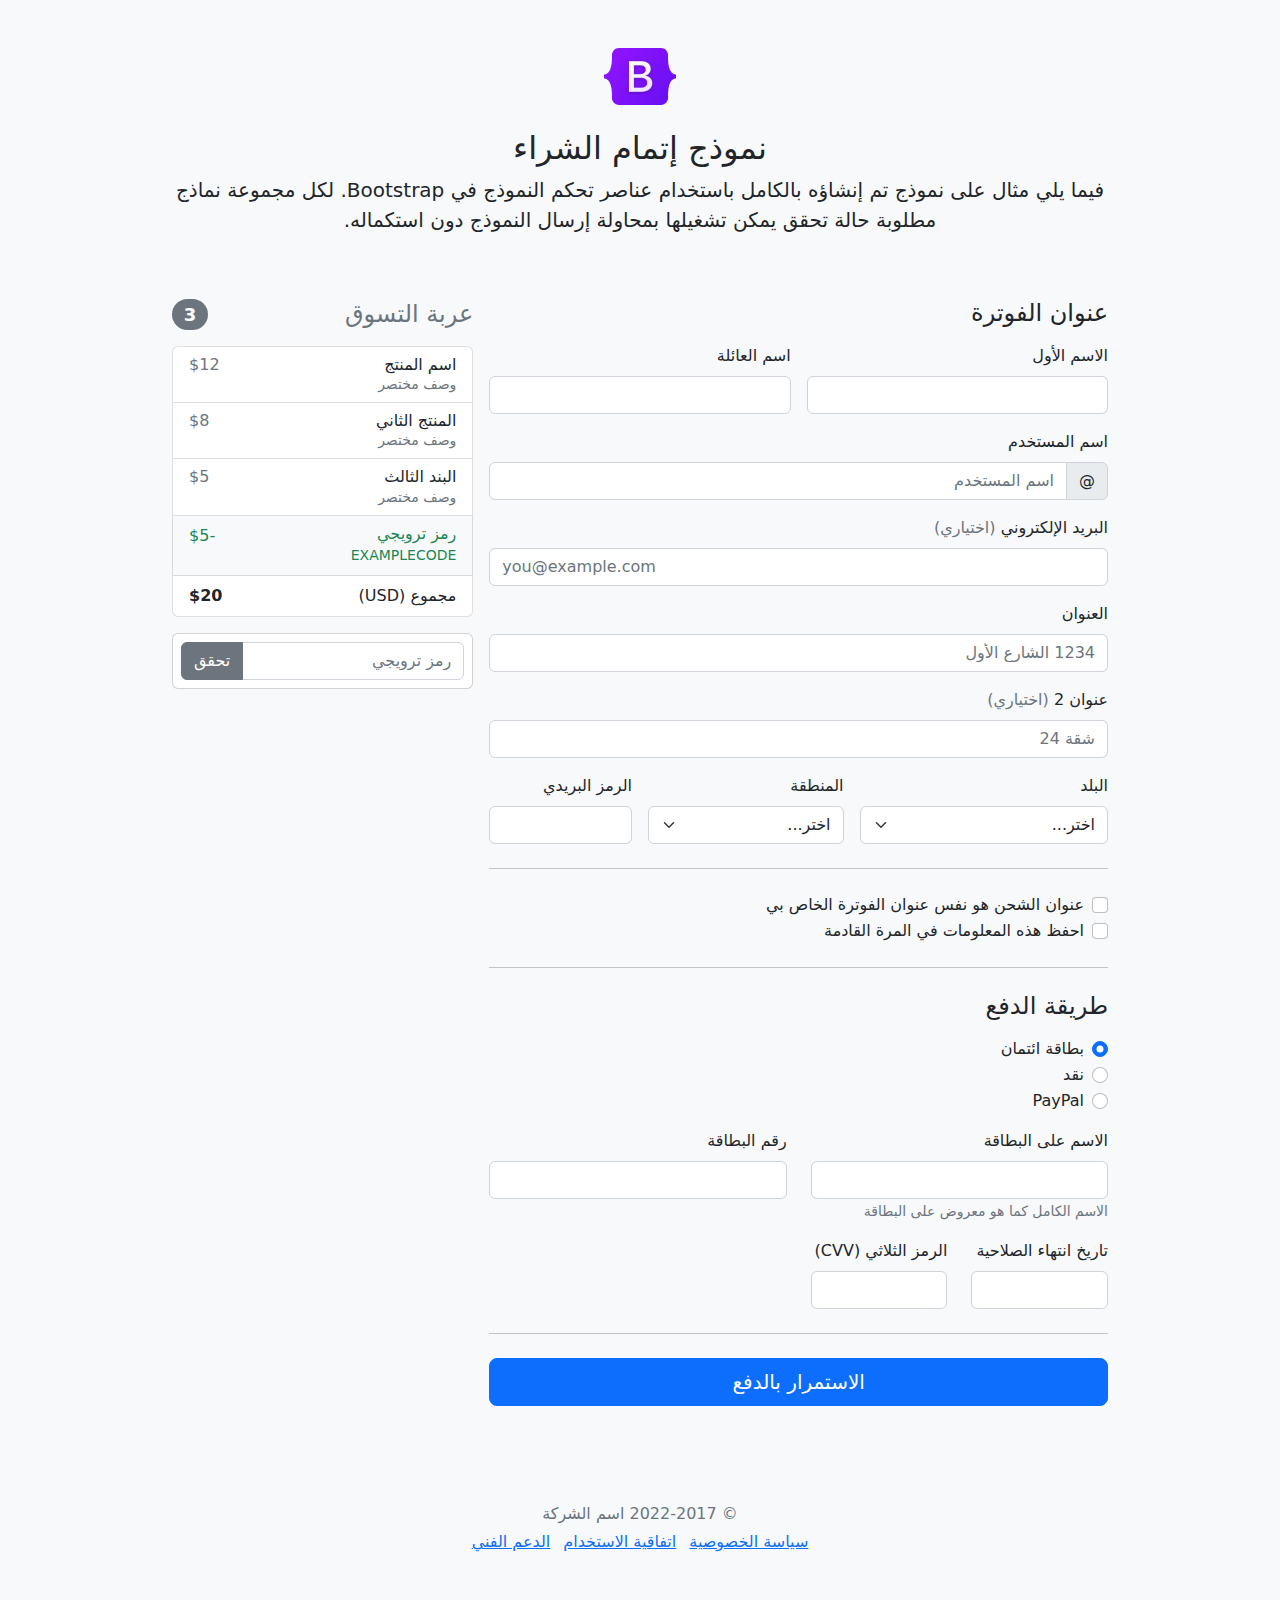
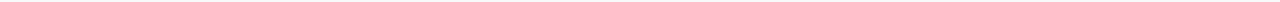
<file: bootstrap/checkout-rtl/index.html>
<!doctype html>
<html lang="ar" dir="rtl">
  <head>
    <meta charset="utf-8">
    <meta name="viewport" content="width=device-width, initial-scale=1">
    <meta name="description" content="">
    <meta name="author" content="Mark Otto, Jacob Thornton, and Bootstrap contributors">
    <meta name="generator" content="Hugo 0.104.2">
    <title>مثال إتمام الشراء · Bootstrap v5.2</title>

    <link rel="canonical" href="https://getbootstrap.com/docs/5.2/examples/checkout-rtl/">

    

    

<link href="../assets/dist/css/bootstrap.rtl.min.css" rel="stylesheet">

    <style>
      .bd-placeholder-img {
        font-size: 1.125rem;
        text-anchor: middle;
        -webkit-user-select: none;
        -moz-user-select: none;
        user-select: none;
      }

      @media (min-width: 768px) {
        .bd-placeholder-img-lg {
          font-size: 3.5rem;
        }
      }

      .b-example-divider {
        height: 3rem;
        background-color: rgba(0, 0, 0, .1);
        border: solid rgba(0, 0, 0, .15);
        border-width: 1px 0;
        box-shadow: inset 0 .5em 1.5em rgba(0, 0, 0, .1), inset 0 .125em .5em rgba(0, 0, 0, .15);
      }

      .b-example-vr {
        flex-shrink: 0;
        width: 1.5rem;
        height: 100vh;
      }

      .bi {
        vertical-align: -.125em;
        fill: currentColor;
      }

      .nav-scroller {
        position: relative;
        z-index: 2;
        height: 2.75rem;
        overflow-y: hidden;
      }

      .nav-scroller .nav {
        display: flex;
        flex-wrap: nowrap;
        padding-bottom: 1rem;
        margin-top: -1px;
        overflow-x: auto;
        text-align: center;
        white-space: nowrap;
        -webkit-overflow-scrolling: touch;
      }
    </style>

    
    <!-- Custom styles for this template -->
    <link href="../checkout/form-validation.css" rel="stylesheet">
  </head>
  <body class="bg-light">
    
<div class="container">
  <main>
    <div class="py-5 text-center">
      <img class="d-block mx-auto mb-4" src="../assets/brand/bootstrap-logo.svg" alt="" width="72" height="57">
      <h2>نموذج إتمام الشراء</h2>
      <p class="lead">فيما يلي مثال على نموذج تم إنشاؤه بالكامل باستخدام عناصر تحكم النموذج في Bootstrap. لكل مجموعة نماذج مطلوبة حالة تحقق يمكن تشغيلها بمحاولة إرسال النموذج دون استكماله.</p>
    </div>

    <div class="row g-3">
      <div class="col-md-5 col-lg-4 order-md-last">
        <h4 class="d-flex justify-content-between align-items-center mb-3">
          <span class="text-muted">عربة التسوق</span>
          <span class="badge bg-secondary rounded-pill">3</span>
        </h4>
        <ul class="list-group mb-3">
          <li class="list-group-item d-flex justify-content-between lh-sm">
            <div>
              <h6 class="my-0">اسم المنتج</h6>
              <small class="text-muted">وصف مختصر</small>
            </div>
            <span class="text-muted">$12</span>
          </li>
          <li class="list-group-item d-flex justify-content-between lh-sm">
            <div>
              <h6 class="my-0">المنتج الثاني</h6>
              <small class="text-muted">وصف مختصر</small>
            </div>
            <span class="text-muted">$8</span>
          </li>
          <li class="list-group-item d-flex justify-content-between lh-sm">
            <div>
              <h6 class="my-0">البند الثالث</h6>
              <small class="text-muted">وصف مختصر</small>
            </div>
            <span class="text-muted">$5</span>
          </li>
          <li class="list-group-item d-flex justify-content-between bg-light">
            <div class="text-success">
              <h6 class="my-0">رمز ترويجي</h6>
              <small>EXAMPLECODE</small>
            </div>
            <span class="text-success">-$5</span>
          </li>
          <li class="list-group-item d-flex justify-content-between">
            <span>مجموع (USD)</span>
            <strong>$20</strong>
          </li>
        </ul>

        <form class="card p-2">
          <div class="input-group">
            <input type="text" class="form-control" placeholder="رمز ترويجي">
            <button type="submit" class="btn btn-secondary">تحقق</button>
          </div>
        </form>
      </div>
      <div class="col-md-7 col-lg-8">
        <h4 class="mb-3">عنوان الفوترة</h4>
        <form class="needs-validation" novalidate>
          <div class="row g-3">
            <div class="col-sm-6">
              <label for="firstName" class="form-label">الاسم الأول</label>
              <input type="text" class="form-control" id="firstName" placeholder="" value="" required>
              <div class="invalid-feedback">
                يرجى إدخال اسم أول صحيح.
              </div>
            </div>

            <div class="col-sm-6">
              <label for="lastName" class="form-label">اسم العائلة</label>
              <input type="text" class="form-control" id="lastName" placeholder="" value="" required>
              <div class="invalid-feedback">
                يرجى إدخال اسم عائلة صحيح.
              </div>
            </div>

            <div class="col-12">
              <label for="username" class="form-label">اسم المستخدم</label>
              <div class="input-group has-validation">
                <span class="input-group-text">@</span>
                <input type="text" class="form-control" id="username" placeholder="اسم المستخدم" required>
              <div class="invalid-feedback">
                اسم المستخدم الخاص بك مطلوب.
                </div>
              </div>
            </div>

            <div class="col-12">
              <label for="email" class="form-label">البريد الإلكتروني <span class="text-muted">(اختياري)</span></label>
              <input type="email" class="form-control" id="email" placeholder="you@example.com">
              <div class="invalid-feedback">
                يرجى إدخال عنوان بريد إلكتروني صحيح لتصلكم تحديثات الشحن.
              </div>
            </div>

            <div class="col-12">
              <label for="address" class="form-label">العنوان</label>
              <input type="text" class="form-control" id="address" placeholder="1234 الشارع الأول" required>
              <div class="invalid-feedback">
                يرجى إدخال عنوان الشحن الخاص بك.
              </div>
            </div>

            <div class="col-12">
              <label for="address2" class="form-label">عنوان 2 <span class="text-muted">(اختياري)</span></label>
              <input type="text" class="form-control" id="address2" placeholder="شقة 24">
            </div>

            <div class="col-md-5">
              <label for="country" class="form-label">البلد</label>
              <select class="form-select" id="country" required>
                <option value="">اختر...</option>
                <option>الولايات المتحدة الأمريكية</option>
              </select>
              <div class="invalid-feedback">
                يرجى اختيار بلد صحيح.
              </div>
            </div>

            <div class="col-md-4">
              <label for="state" class="form-label">المنطقة</label>
              <select class="form-select" id="state" required>
                <option value="">اختر...</option>
                <option>كاليفورنيا</option>
              </select>
              <div class="invalid-feedback">
                يرجى اختيار اسم منطقة صحيح.
              </div>
            </div>

            <div class="col-md-3">
              <label for="zip" class="form-label">الرمز البريدي</label>
              <input type="text" class="form-control" id="zip" placeholder="" required>
              <div class="invalid-feedback">
                الرمز البريدي مطلوب.
              </div>
            </div>
          </div>

          <hr class="my-4">

          <div class="form-check">
            <input type="checkbox" class="form-check-input" id="same-address">
            <label class="form-check-label" for="same-address">عنوان الشحن هو نفس عنوان الفوترة الخاص بي</label>
          </div>

          <div class="form-check">
            <input type="checkbox" class="form-check-input" id="save-info">
            <label class="form-check-label" for="save-info">احفظ هذه المعلومات في المرة القادمة</label>
          </div>

          <hr class="my-4">

          <h4 class="mb-3">طريقة الدفع</h4>

          <div class="my-3">
            <div class="form-check">
              <input id="credit" name="paymentMethod" type="radio" class="form-check-input" checked required>
              <label class="form-check-label" for="credit">بطاقة ائتمان</label>
            </div>
            <div class="form-check">
              <input id="cash" name="paymentMethod" type="radio" class="form-check-input" required>
              <label class="form-check-label" for="cash">نقد</label>
            </div>
            <div class="form-check">
              <input id="paypal" name="paymentMethod" type="radio" class="form-check-input" required>
              <label class="form-check-label" for="paypal">PayPal</label>
            </div>
          </div>

          <div class="row gy-3">
            <div class="col-md-6">
              <label for="cc-name" class="form-label">الاسم على البطاقة</label>
              <input type="text" class="form-control" id="cc-name" placeholder="" required>
              <small class="text-muted">الاسم الكامل كما هو معروض على البطاقة</small>
              <div class="invalid-feedback">
                الاسم على البطاقة مطلوب
              </div>
            </div>

            <div class="col-md-6">
              <label for="cc-number" class="form-label">رقم البطاقة</label>
              <input type="text" class="form-control" id="cc-number" placeholder="" required>
              <div class="invalid-feedback">
                رقم بطاقة الائتمان مطلوب
              </div>
            </div>

            <div class="col-md-3">
              <label for="cc-expiration" class="form-label">تاريخ انتهاء الصلاحية</label>
              <input type="text" class="form-control" id="cc-expiration" placeholder="" required>
              <div class="invalid-feedback">
                تاريخ انتهاء الصلاحية مطلوب
              </div>
            </div>

            <div class="col-md-3">
              <label for="cc-cvv" class="form-label">الرمز الثلاثي (CVV)</label>
              <input type="text" class="form-control" id="cc-cvv" placeholder="" required>
              <div class="invalid-feedback">
                رمز الحماية مطلوب
              </div>
            </div>
          </div>

          <hr class="my-4">

          <button class="w-100 btn btn-primary btn-lg" type="submit">الاستمرار بالدفع</button>
        </form>
      </div>
    </div>
  </main>
  <footer class="my-5 pt-5 text-muted text-center text-small">
    <p class="mb-1">&copy; 2022-2017 اسم الشركة</p>
    <ul class="list-inline">
      <li class="list-inline-item"><a href="#">سياسة الخصوصية</a></li>
      <li class="list-inline-item"><a href="#">اتفاقية الاستخدام</a></li>
      <li class="list-inline-item"><a href="#">الدعم الفني</a></li>
    </ul>
  </footer>
</div>


    <script src="../assets/dist/js/bootstrap.bundle.min.js"></script>

      <script src="../checkout/form-validation.js"></script>
  </body>
</html>
</file>
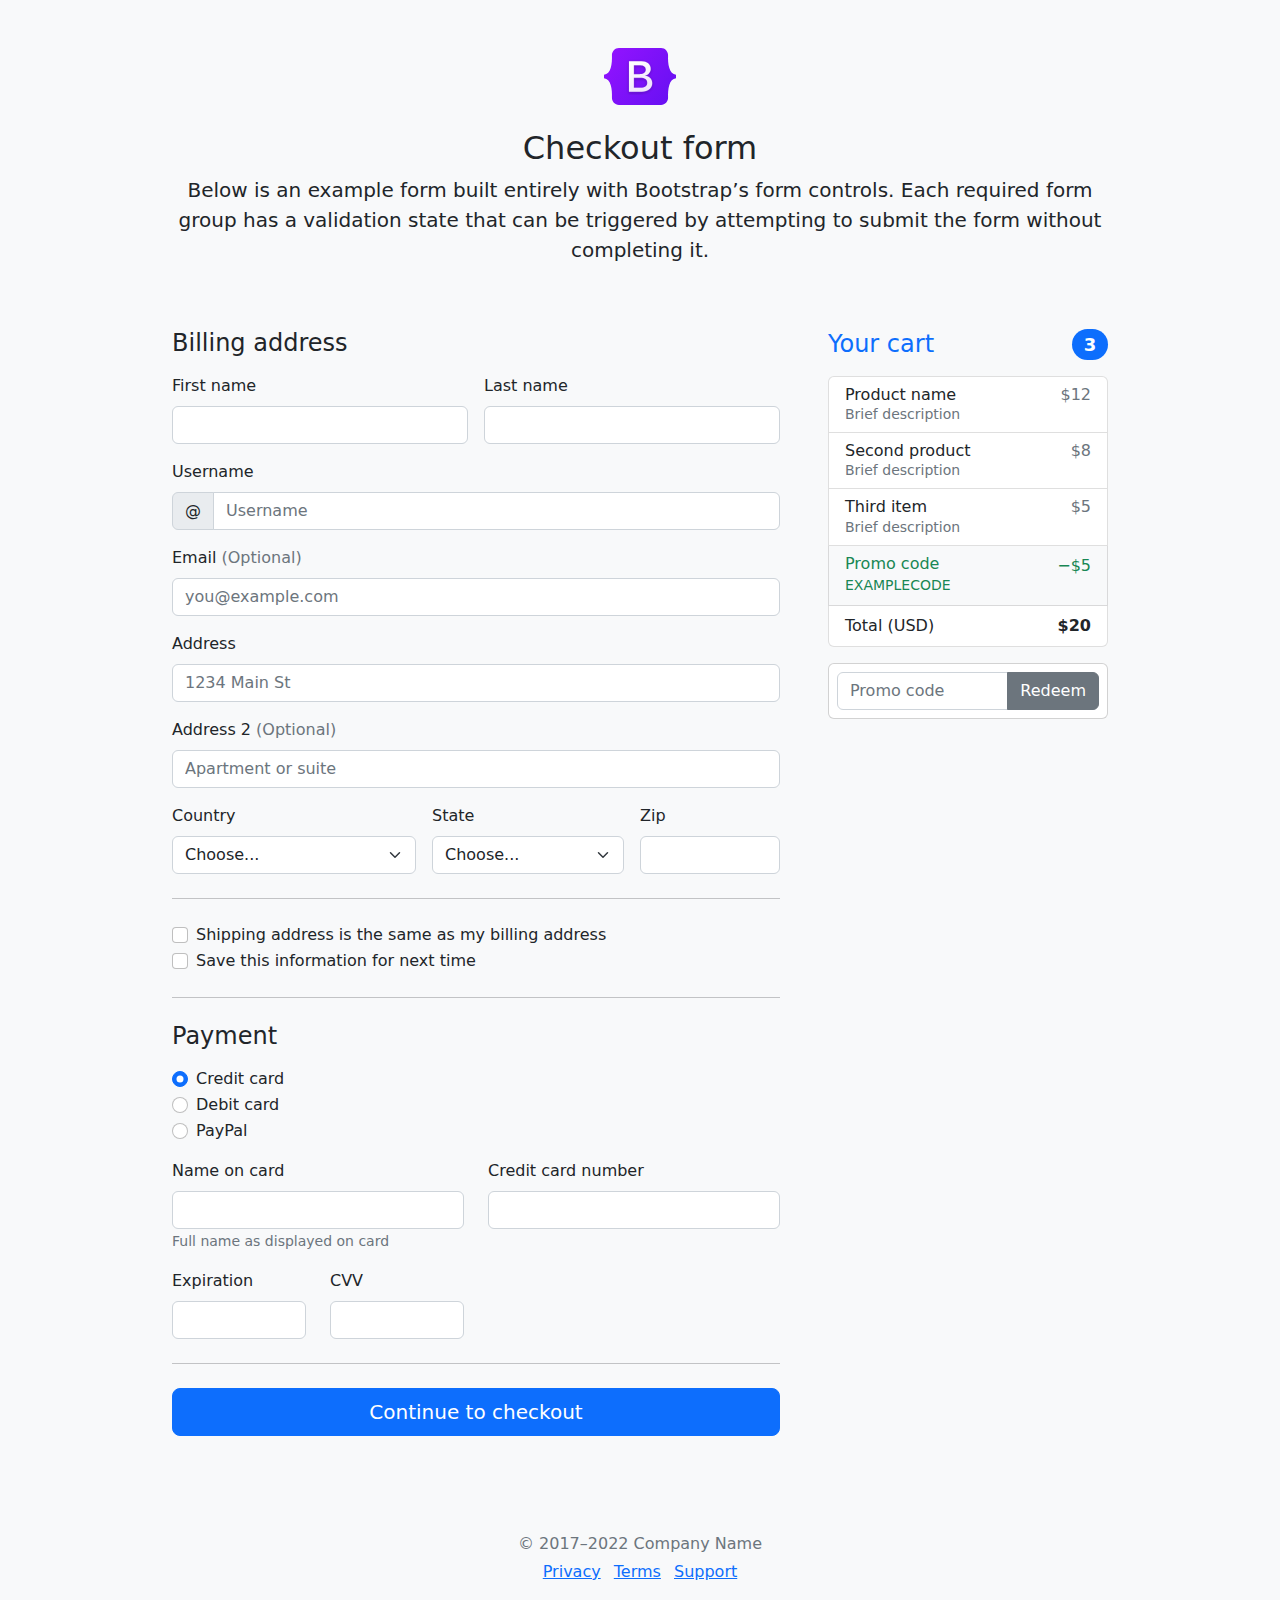
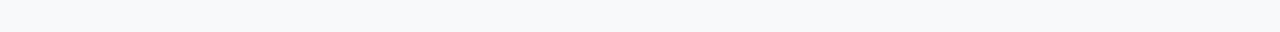
<file: bootstrap/checkout/index.html>
<!doctype html>
<html lang="en">
  <head>
    <meta charset="utf-8">
    <meta name="viewport" content="width=device-width, initial-scale=1">
    <meta name="description" content="">
    <meta name="author" content="Mark Otto, Jacob Thornton, and Bootstrap contributors">
    <meta name="generator" content="Hugo 0.104.2">
    <title>Checkout example · Bootstrap v5.2</title>

    <link rel="canonical" href="https://getbootstrap.com/docs/5.2/examples/checkout/">

    

    

<link href="../assets/dist/css/bootstrap.min.css" rel="stylesheet">

    <style>
      .bd-placeholder-img {
        font-size: 1.125rem;
        text-anchor: middle;
        -webkit-user-select: none;
        -moz-user-select: none;
        user-select: none;
      }

      @media (min-width: 768px) {
        .bd-placeholder-img-lg {
          font-size: 3.5rem;
        }
      }

      .b-example-divider {
        height: 3rem;
        background-color: rgba(0, 0, 0, .1);
        border: solid rgba(0, 0, 0, .15);
        border-width: 1px 0;
        box-shadow: inset 0 .5em 1.5em rgba(0, 0, 0, .1), inset 0 .125em .5em rgba(0, 0, 0, .15);
      }

      .b-example-vr {
        flex-shrink: 0;
        width: 1.5rem;
        height: 100vh;
      }

      .bi {
        vertical-align: -.125em;
        fill: currentColor;
      }

      .nav-scroller {
        position: relative;
        z-index: 2;
        height: 2.75rem;
        overflow-y: hidden;
      }

      .nav-scroller .nav {
        display: flex;
        flex-wrap: nowrap;
        padding-bottom: 1rem;
        margin-top: -1px;
        overflow-x: auto;
        text-align: center;
        white-space: nowrap;
        -webkit-overflow-scrolling: touch;
      }
    </style>

    
    <!-- Custom styles for this template -->
    <link href="form-validation.css" rel="stylesheet">
  </head>
  <body class="bg-light">
    
<div class="container">
  <main>
    <div class="py-5 text-center">
      <img class="d-block mx-auto mb-4" src="../assets/brand/bootstrap-logo.svg" alt="" width="72" height="57">
      <h2>Checkout form</h2>
      <p class="lead">Below is an example form built entirely with Bootstrap’s form controls. Each required form group has a validation state that can be triggered by attempting to submit the form without completing it.</p>
    </div>

    <div class="row g-5">
      <div class="col-md-5 col-lg-4 order-md-last">
        <h4 class="d-flex justify-content-between align-items-center mb-3">
          <span class="text-primary">Your cart</span>
          <span class="badge bg-primary rounded-pill">3</span>
        </h4>
        <ul class="list-group mb-3">
          <li class="list-group-item d-flex justify-content-between lh-sm">
            <div>
              <h6 class="my-0">Product name</h6>
              <small class="text-muted">Brief description</small>
            </div>
            <span class="text-muted">$12</span>
          </li>
          <li class="list-group-item d-flex justify-content-between lh-sm">
            <div>
              <h6 class="my-0">Second product</h6>
              <small class="text-muted">Brief description</small>
            </div>
            <span class="text-muted">$8</span>
          </li>
          <li class="list-group-item d-flex justify-content-between lh-sm">
            <div>
              <h6 class="my-0">Third item</h6>
              <small class="text-muted">Brief description</small>
            </div>
            <span class="text-muted">$5</span>
          </li>
          <li class="list-group-item d-flex justify-content-between bg-light">
            <div class="text-success">
              <h6 class="my-0">Promo code</h6>
              <small>EXAMPLECODE</small>
            </div>
            <span class="text-success">−$5</span>
          </li>
          <li class="list-group-item d-flex justify-content-between">
            <span>Total (USD)</span>
            <strong>$20</strong>
          </li>
        </ul>

        <form class="card p-2">
          <div class="input-group">
            <input type="text" class="form-control" placeholder="Promo code">
            <button type="submit" class="btn btn-secondary">Redeem</button>
          </div>
        </form>
      </div>
      <div class="col-md-7 col-lg-8">
        <h4 class="mb-3">Billing address</h4>
        <form class="needs-validation" novalidate>
          <div class="row g-3">
            <div class="col-sm-6">
              <label for="firstName" class="form-label">First name</label>
              <input type="text" class="form-control" id="firstName" placeholder="" value="" required>
              <div class="invalid-feedback">
                Valid first name is required.
              </div>
            </div>

            <div class="col-sm-6">
              <label for="lastName" class="form-label">Last name</label>
              <input type="text" class="form-control" id="lastName" placeholder="" value="" required>
              <div class="invalid-feedback">
                Valid last name is required.
              </div>
            </div>

            <div class="col-12">
              <label for="username" class="form-label">Username</label>
              <div class="input-group has-validation">
                <span class="input-group-text">@</span>
                <input type="text" class="form-control" id="username" placeholder="Username" required>
              <div class="invalid-feedback">
                  Your username is required.
                </div>
              </div>
            </div>

            <div class="col-12">
              <label for="email" class="form-label">Email <span class="text-muted">(Optional)</span></label>
              <input type="email" class="form-control" id="email" placeholder="you@example.com">
              <div class="invalid-feedback">
                Please enter a valid email address for shipping updates.
              </div>
            </div>

            <div class="col-12">
              <label for="address" class="form-label">Address</label>
              <input type="text" class="form-control" id="address" placeholder="1234 Main St" required>
              <div class="invalid-feedback">
                Please enter your shipping address.
              </div>
            </div>

            <div class="col-12">
              <label for="address2" class="form-label">Address 2 <span class="text-muted">(Optional)</span></label>
              <input type="text" class="form-control" id="address2" placeholder="Apartment or suite">
            </div>

            <div class="col-md-5">
              <label for="country" class="form-label">Country</label>
              <select class="form-select" id="country" required>
                <option value="">Choose...</option>
                <option>United States</option>
              </select>
              <div class="invalid-feedback">
                Please select a valid country.
              </div>
            </div>

            <div class="col-md-4">
              <label for="state" class="form-label">State</label>
              <select class="form-select" id="state" required>
                <option value="">Choose...</option>
                <option>California</option>
              </select>
              <div class="invalid-feedback">
                Please provide a valid state.
              </div>
            </div>

            <div class="col-md-3">
              <label for="zip" class="form-label">Zip</label>
              <input type="text" class="form-control" id="zip" placeholder="" required>
              <div class="invalid-feedback">
                Zip code required.
              </div>
            </div>
          </div>

          <hr class="my-4">

          <div class="form-check">
            <input type="checkbox" class="form-check-input" id="same-address">
            <label class="form-check-label" for="same-address">Shipping address is the same as my billing address</label>
          </div>

          <div class="form-check">
            <input type="checkbox" class="form-check-input" id="save-info">
            <label class="form-check-label" for="save-info">Save this information for next time</label>
          </div>

          <hr class="my-4">

          <h4 class="mb-3">Payment</h4>

          <div class="my-3">
            <div class="form-check">
              <input id="credit" name="paymentMethod" type="radio" class="form-check-input" checked required>
              <label class="form-check-label" for="credit">Credit card</label>
            </div>
            <div class="form-check">
              <input id="debit" name="paymentMethod" type="radio" class="form-check-input" required>
              <label class="form-check-label" for="debit">Debit card</label>
            </div>
            <div class="form-check">
              <input id="paypal" name="paymentMethod" type="radio" class="form-check-input" required>
              <label class="form-check-label" for="paypal">PayPal</label>
            </div>
          </div>

          <div class="row gy-3">
            <div class="col-md-6">
              <label for="cc-name" class="form-label">Name on card</label>
              <input type="text" class="form-control" id="cc-name" placeholder="" required>
              <small class="text-muted">Full name as displayed on card</small>
              <div class="invalid-feedback">
                Name on card is required
              </div>
            </div>

            <div class="col-md-6">
              <label for="cc-number" class="form-label">Credit card number</label>
              <input type="text" class="form-control" id="cc-number" placeholder="" required>
              <div class="invalid-feedback">
                Credit card number is required
              </div>
            </div>

            <div class="col-md-3">
              <label for="cc-expiration" class="form-label">Expiration</label>
              <input type="text" class="form-control" id="cc-expiration" placeholder="" required>
              <div class="invalid-feedback">
                Expiration date required
              </div>
            </div>

            <div class="col-md-3">
              <label for="cc-cvv" class="form-label">CVV</label>
              <input type="text" class="form-control" id="cc-cvv" placeholder="" required>
              <div class="invalid-feedback">
                Security code required
              </div>
            </div>
          </div>

          <hr class="my-4">

          <button class="w-100 btn btn-primary btn-lg" type="submit">Continue to checkout</button>
        </form>
      </div>
    </div>
  </main>

  <footer class="my-5 pt-5 text-muted text-center text-small">
    <p class="mb-1">&copy; 2017–2022 Company Name</p>
    <ul class="list-inline">
      <li class="list-inline-item"><a href="#">Privacy</a></li>
      <li class="list-inline-item"><a href="#">Terms</a></li>
      <li class="list-inline-item"><a href="#">Support</a></li>
    </ul>
  </footer>
</div>


    <script src="../assets/dist/js/bootstrap.bundle.min.js"></script>

      <script src="form-validation.js"></script>
  </body>
</html>
</file>
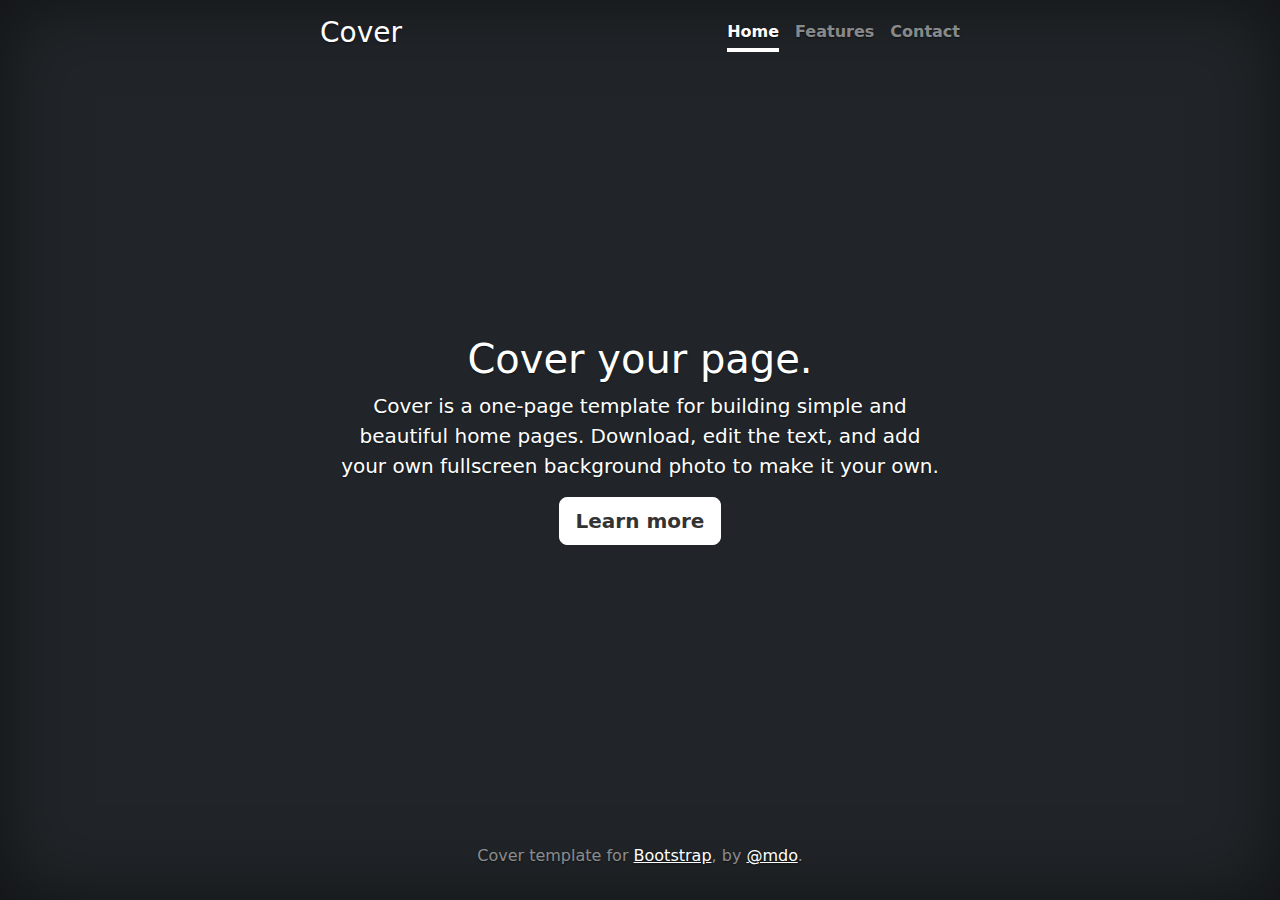
<file: bootstrap/cover/index.html>
<!doctype html>
<html lang="en" class="h-100">
  <head>
    <meta charset="utf-8">
    <meta name="viewport" content="width=device-width, initial-scale=1">
    <meta name="description" content="">
    <meta name="author" content="Mark Otto, Jacob Thornton, and Bootstrap contributors">
    <meta name="generator" content="Hugo 0.104.2">
    <title>Cover Template · Bootstrap v5.2</title>

    <link rel="canonical" href="https://getbootstrap.com/docs/5.2/examples/cover/">

    

    

<link href="../assets/dist/css/bootstrap.min.css" rel="stylesheet">

    <style>
      .bd-placeholder-img {
        font-size: 1.125rem;
        text-anchor: middle;
        -webkit-user-select: none;
        -moz-user-select: none;
        user-select: none;
      }

      @media (min-width: 768px) {
        .bd-placeholder-img-lg {
          font-size: 3.5rem;
        }
      }

      .b-example-divider {
        height: 3rem;
        background-color: rgba(0, 0, 0, .1);
        border: solid rgba(0, 0, 0, .15);
        border-width: 1px 0;
        box-shadow: inset 0 .5em 1.5em rgba(0, 0, 0, .1), inset 0 .125em .5em rgba(0, 0, 0, .15);
      }

      .b-example-vr {
        flex-shrink: 0;
        width: 1.5rem;
        height: 100vh;
      }

      .bi {
        vertical-align: -.125em;
        fill: currentColor;
      }

      .nav-scroller {
        position: relative;
        z-index: 2;
        height: 2.75rem;
        overflow-y: hidden;
      }

      .nav-scroller .nav {
        display: flex;
        flex-wrap: nowrap;
        padding-bottom: 1rem;
        margin-top: -1px;
        overflow-x: auto;
        text-align: center;
        white-space: nowrap;
        -webkit-overflow-scrolling: touch;
      }
    </style>

    
    <!-- Custom styles for this template -->
    <link href="cover.css" rel="stylesheet">
  </head>
  <body class="d-flex h-100 text-center text-bg-dark">
    
<div class="cover-container d-flex w-100 h-100 p-3 mx-auto flex-column">
  <header class="mb-auto">
    <div>
      <h3 class="float-md-start mb-0">Cover</h3>
      <nav class="nav nav-masthead justify-content-center float-md-end">
        <a class="nav-link fw-bold py-1 px-0 active" aria-current="page" href="#">Home</a>
        <a class="nav-link fw-bold py-1 px-0" href="#">Features</a>
        <a class="nav-link fw-bold py-1 px-0" href="#">Contact</a>
      </nav>
    </div>
  </header>

  <main class="px-3">
    <h1>Cover your page.</h1>
    <p class="lead">Cover is a one-page template for building simple and beautiful home pages. Download, edit the text, and add your own fullscreen background photo to make it your own.</p>
    <p class="lead">
      <a href="#" class="btn btn-lg btn-secondary fw-bold border-white bg-white">Learn more</a>
    </p>
  </main>

  <footer class="mt-auto text-white-50">
    <p>Cover template for <a href="https://getbootstrap.com/" class="text-white">Bootstrap</a>, by <a href="https://twitter.com/mdo" class="text-white">@mdo</a>.</p>
  </footer>
</div>


    
  </body>
</html>
</file>
<file: bootstrap/blog/blog.rtl.css>
/* stylelint-disable selector-list-comma-newline-after */

.blog-header {
  border-bottom: 1px solid #e5e5e5;
}

.blog-header-logo {
  font-family: Amiri, Georgia, "Times New Roman", serif;
  font-size: 2.25rem;
}

.blog-header-logo:hover {
  text-decoration: none;
}

h1, h2, h3, h4, h5, h6 {
  font-family: Amiri, Georgia, "Times New Roman", serif;
}

.display-4 {
  font-size: 2.5rem;
}
@media (min-width: 768px) {
  .display-4 {
    font-size: 3rem;
  }
}

.flex-auto {
  flex: 0 0 auto;
}

.h-250 { height: 250px; }
@media (min-width: 768px) {
  .h-md-250 { height: 250px; }
}

/* Pagination */
.blog-pagination {
  margin-bottom: 4rem;
}

/*
 * Blog posts
 */
.blog-post {
  margin-bottom: 4rem;
}
.blog-post-title {
  font-size: 2.5rem;
}
.blog-post-meta {
  margin-bottom: 1.25rem;
  color: #727272;
}

/*
 * Footer
 */
.blog-footer {
  padding: 2.5rem 0;
  color: #727272;
  text-align: center;
  background-color: #f9f9f9;
  border-top: .05rem solid #e5e5e5;
}
.blog-footer p:last-child {
  margin-bottom: 0;
}
</file>
<file: bootstrap/blog/blog.css>
/* stylelint-disable selector-list-comma-newline-after */

.blog-header {
  border-bottom: 1px solid #e5e5e5;
}

.blog-header-logo {
  font-family: "Playfair Display", Georgia, "Times New Roman", serif/*rtl:Amiri, Georgia, "Times New Roman", serif*/;
  font-size: 2.25rem;
}

.blog-header-logo:hover {
  text-decoration: none;
}

h1, h2, h3, h4, h5, h6 {
  font-family: "Playfair Display", Georgia, "Times New Roman", serif/*rtl:Amiri, Georgia, "Times New Roman", serif*/;
}

.display-4 {
  font-size: 2.5rem;
}
@media (min-width: 768px) {
  .display-4 {
    font-size: 3rem;
  }
}

.flex-auto {
  flex: 0 0 auto;
}

.h-250 { height: 250px; }
@media (min-width: 768px) {
  .h-md-250 { height: 250px; }
}

/* Pagination */
.blog-pagination {
  margin-bottom: 4rem;
}

/*
 * Blog posts
 */
.blog-post {
  margin-bottom: 4rem;
}
.blog-post-title {
  font-size: 2.5rem;
}
.blog-post-meta {
  margin-bottom: 1.25rem;
  color: #727272;
}

/*
 * Footer
 */
.blog-footer {
  padding: 2.5rem 0;
  color: #727272;
  text-align: center;
  background-color: #f9f9f9;
  border-top: .05rem solid #e5e5e5;
}
.blog-footer p:last-child {
  margin-bottom: 0;
}
</file>
<file: bootstrap/carousel/carousel.rtl.css>
/* GLOBAL STYLES
-------------------------------------------------- */
/* Padding below the footer and lighter body text */

body {
  padding-top: 3rem;
  padding-bottom: 3rem;
  color: #5a5a5a;
}


/* CUSTOMIZE THE CAROUSEL
-------------------------------------------------- */

/* Carousel base class */
.carousel {
  margin-bottom: 4rem;
}
/* Since positioning the image, we need to help out the caption */
.carousel-caption {
  bottom: 3rem;
  z-index: 10;
}

/* Declare heights because of positioning of img element */
.carousel-item {
  height: 32rem;
}


/* MARKETING CONTENT
-------------------------------------------------- */

/* Center align the text within the three columns below the carousel */
.marketing .col-lg-4 {
  margin-bottom: 1.5rem;
  text-align: center;
}
.marketing .col-lg-4 p {
  margin-right: .75rem;
  margin-left: .75rem;
}


/* Featurettes
------------------------- */

.featurette-divider {
  margin: 5rem 0; /* Space out the Bootstrap <hr> more */
}

/* Thin out the marketing headings */

/* RESPONSIVE CSS
-------------------------------------------------- */

@media (min-width: 40em) {
  /* Bump up size of carousel content */
  .carousel-caption p {
    margin-bottom: 1.25rem;
    font-size: 1.25rem;
    line-height: 1.4;
  }

  .featurette-heading {
    font-size: 50px;
  }
}

@media (min-width: 62em) {
  .featurette-heading {
    margin-top: 7rem;
  }
}
</file>
<file: bootstrap/carousel/carousel.css>
/* GLOBAL STYLES
-------------------------------------------------- */
/* Padding below the footer and lighter body text */

body {
  padding-top: 3rem;
  padding-bottom: 3rem;
  color: #5a5a5a;
}


/* CUSTOMIZE THE CAROUSEL
-------------------------------------------------- */

/* Carousel base class */
.carousel {
  margin-bottom: 4rem;
}
/* Since positioning the image, we need to help out the caption */
.carousel-caption {
  bottom: 3rem;
  z-index: 10;
}

/* Declare heights because of positioning of img element */
.carousel-item {
  height: 32rem;
}


/* MARKETING CONTENT
-------------------------------------------------- */

/* Center align the text within the three columns below the carousel */
.marketing .col-lg-4 {
  margin-bottom: 1.5rem;
  text-align: center;
}
/* rtl:begin:ignore */
.marketing .col-lg-4 p {
  margin-right: .75rem;
  margin-left: .75rem;
}
/* rtl:end:ignore */


/* Featurettes
------------------------- */

.featurette-divider {
  margin: 5rem 0; /* Space out the Bootstrap <hr> more */
}

/* Thin out the marketing headings */
/* rtl:begin:remove */
.featurette-heading {
  letter-spacing: -.05rem;
}

/* rtl:end:remove */

/* RESPONSIVE CSS
-------------------------------------------------- */

@media (min-width: 40em) {
  /* Bump up size of carousel content */
  .carousel-caption p {
    margin-bottom: 1.25rem;
    font-size: 1.25rem;
    line-height: 1.4;
  }

  .featurette-heading {
    font-size: 50px;
  }
}

@media (min-width: 62em) {
  .featurette-heading {
    margin-top: 7rem;
  }
}
</file>
<file: bootstrap/checkout/form-validation.css>
.container {
  max-width: 960px;
}
</file>
<file: bootstrap/cover/cover.css>
/*
 * Globals
 */


/* Custom default button */
.btn-secondary,
.btn-secondary:hover,
.btn-secondary:focus {
  color: #333;
  text-shadow: none; /* Prevent inheritance from `body` */
}


/*
 * Base structure
 */

body {
  text-shadow: 0 .05rem .1rem rgba(0, 0, 0, .5);
  box-shadow: inset 0 0 5rem rgba(0, 0, 0, .5);
}

.cover-container {
  max-width: 42em;
}


/*
 * Header
 */

.nav-masthead .nav-link {
  color: rgba(255, 255, 255, .5);
  border-bottom: .25rem solid transparent;
}

.nav-masthead .nav-link:hover,
.nav-masthead .nav-link:focus {
  border-bottom-color: rgba(255, 255, 255, .25);
}

.nav-masthead .nav-link + .nav-link {
  margin-left: 1rem;
}

.nav-masthead .active {
  color: #fff;
  border-bottom-color: #fff;
}
</file>
<file: bootstrap/cheatsheet/cheatsheet.rtl.css>
body {
  scroll-behavior: smooth;
}

/**
 * Bootstrap "Journal code" icon
 * @link https://icons.getbootstrap.com/icons/journal-code/
 */
.bd-heading a::before {
  display: inline-block;
  width: 1em;
  height: 1em;
  margin-left: .25rem;
  content: "";
  background-image: url("data:image/svg+xml,%3Csvg xmlns='http://www.w3.org/2000/svg' fill='%25230d6efd' viewBox='0 0 16 16'%3E%3Cpath d='M4 1h8a2 2 0 0 1 2 2v10a2 2 0 0 1-2 2H4a2 2 0 0 1-2-2h1a1 1 0 0 0 1 1h8a1 1 0 0 0 1-1V3a1 1 0 0 0-1-1H4a1 1 0 0 0-1 1H2a2 2 0 0 1 2-2z'/%3E%3Cpath d='M2 5v-.5a.5.5 0 0 1 1 0V5h.5a.5.5 0 0 1 0 1h-2a.5.5 0 0 1 0-1H2zm0 3v-.5a.5.5 0 0 1 1 0V8h.5a.5.5 0 0 1 0 1h-2a.5.5 0 0 1 0-1H2zm0 3v-.5a.5.5 0 0 1 1 0v.5h.5a.5.5 0 0 1 0 1h-2a.5.5 0 0 1 0-1H2z'/%3E%3Cpath fill-rule='evenodd' d='M8.646 5.646a.5.5 0 0 1 .708 0l2 2a.5.5 0 0 1 0 .708l-2 2a.5.5 0 0 1-.708-.708L10.293 8 8.646 6.354a.5.5 0 0 1 0-.708zm-1.292 0a.5.5 0 0 0-.708 0l-2 2a.5.5 0 0 0 0 .708l2 2a.5.5 0 0 0 .708-.708L5.707 8l1.647-1.646a.5.5 0 0 0 0-.708z'/%3E%3C/svg%3E");
  background-size: 1em;
}

/* stylelint-disable-next-line selector-max-universal */
.bd-heading + div > * + * {
  margin-top: 3rem;
}

/* Table of contents */
.bd-aside a {
  padding: .1875rem .5rem;
  margin-top: .125rem;
  margin-right: .3125rem;
  color: rgba(0, 0, 0, .65);
}

.bd-aside a:hover,
.bd-aside a:focus {
  color: rgba(0, 0, 0, .85);
  background-color: rgba(121, 82, 179, .1);
}

.bd-aside .active {
  font-weight: 600;
  color: rgba(0, 0, 0, .85);
}

.bd-aside .btn {
  padding: .25rem .5rem;
  font-weight: 600;
  color: rgba(0, 0, 0, .65);
}

.bd-aside .btn:hover,
.bd-aside .btn:focus {
  color: rgba(0, 0, 0, .85);
  background-color: rgba(121, 82, 179, .1);
}

.bd-aside .btn:focus {
  box-shadow: 0 0 0 1px rgba(121, 82, 179, .7);
}

.bd-aside .btn::before {
  width: 1.25em;
  line-height: 0;
  content: url("data:image/svg+xml,%3csvg xmlns='http://www.w3.org/2000/svg' width='16' height='16' viewBox='0 0 16 16'%3e%3cpath fill='none' stroke='rgba%280,0,0,.5%29' stroke-linecap='round' stroke-linejoin='round' stroke-width='2' d='M5 14l6-6-6-6'/%3e%3c/svg%3e");
  transition: transform .35s ease;
  transform: rotate(180deg) translateX(-2px);
  transform-origin: .5em 50%;
}

.bd-aside .btn[aria-expanded="true"]::before {
  transform: rotate(90deg);
}


/* Examples */
.scrollspy-example {
  height: 200px;
}

[id="modal"] .bd-example .btn,
[id="buttons"] .bd-example .btn,
[id="tooltips"] .bd-example .btn,
[id="popovers"] .bd-example .btn,
[id="dropdowns"] .bd-example .btn-group,
[id="dropdowns"] .bd-example .dropdown,
[id="dropdowns"] .bd-example .dropup,
[id="dropdowns"] .bd-example .dropend,
[id="dropdowns"] .bd-example .dropstart {
  margin: 0 0 1rem 1rem;
}

/* Layout */
@media (min-width: 1200px) {
  body {
    display: grid;
    grid-template-rows: auto;
    grid-template-columns: 1fr 4fr 1fr;
    gap: 1rem;
  }

  .bd-header {
    position: fixed;
    top: 0;
    right: 0;
    left: 0;
    z-index: 1030;
    grid-column: 1 / span 3;
  }

  .bd-aside,
  .bd-cheatsheet {
    padding-top: 4rem;
  }

  /**
   * 1. Too bad only Firefox supports subgrids ATM
   */
  .bd-cheatsheet,
  .bd-cheatsheet section,
  .bd-cheatsheet article {
    display: inherit; /* 1 */
    grid-template-rows: auto;
    grid-template-columns: 1fr 4fr;
    grid-column: 1 / span 2;
    gap: inherit; /* 1 */
  }

  .bd-aside {
    grid-area: 1 / 3;
    scroll-margin-top: 4rem;
  }

  .bd-cheatsheet section,
  .bd-cheatsheet section > h2 {
    top: 2rem;
    scroll-margin-top: 2rem;
  }

  .bd-cheatsheet section > h2::before {
    position: absolute;
    top: 0;
    right: 0;
    bottom: -2rem;
    left: 0;
    z-index: -1;
    content: "";
    background-image: linear-gradient(to bottom, rgba(255, 255, 255, 1) calc(100% - 3rem), rgba(255, 255, 255, .01));
  }

  .bd-cheatsheet article,
  .bd-cheatsheet .bd-heading {
    top: 8rem;
    scroll-margin-top: 8rem;
  }

  .bd-cheatsheet .bd-heading {
    z-index: 1;
  }
}
</file>
<file: bootstrap/cheatsheet/cheatsheet.css>
body {
  scroll-behavior: smooth;
}

/**
 * Bootstrap "Journal code" icon
 * @link https://icons.getbootstrap.com/icons/journal-code/
 */
.bd-heading a::before {
  display: inline-block;
  width: 1em;
  height: 1em;
  margin-right: .25rem;
  content: "";
  background-image: url("data:image/svg+xml,%3Csvg xmlns='http://www.w3.org/2000/svg' fill='%25230d6efd' viewBox='0 0 16 16'%3E%3Cpath d='M4 1h8a2 2 0 0 1 2 2v10a2 2 0 0 1-2 2H4a2 2 0 0 1-2-2h1a1 1 0 0 0 1 1h8a1 1 0 0 0 1-1V3a1 1 0 0 0-1-1H4a1 1 0 0 0-1 1H2a2 2 0 0 1 2-2z'/%3E%3Cpath d='M2 5v-.5a.5.5 0 0 1 1 0V5h.5a.5.5 0 0 1 0 1h-2a.5.5 0 0 1 0-1H2zm0 3v-.5a.5.5 0 0 1 1 0V8h.5a.5.5 0 0 1 0 1h-2a.5.5 0 0 1 0-1H2zm0 3v-.5a.5.5 0 0 1 1 0v.5h.5a.5.5 0 0 1 0 1h-2a.5.5 0 0 1 0-1H2z'/%3E%3Cpath fill-rule='evenodd' d='M8.646 5.646a.5.5 0 0 1 .708 0l2 2a.5.5 0 0 1 0 .708l-2 2a.5.5 0 0 1-.708-.708L10.293 8 8.646 6.354a.5.5 0 0 1 0-.708zm-1.292 0a.5.5 0 0 0-.708 0l-2 2a.5.5 0 0 0 0 .708l2 2a.5.5 0 0 0 .708-.708L5.707 8l1.647-1.646a.5.5 0 0 0 0-.708z'/%3E%3C/svg%3E");
  background-size: 1em;
}

/* stylelint-disable-next-line selector-max-universal */
.bd-heading + div > * + * {
  margin-top: 3rem;
}

/* Table of contents */
.bd-aside a {
  padding: .1875rem .5rem;
  margin-top: .125rem;
  margin-left: .3125rem;
  color: rgba(0, 0, 0, .65);
}

.bd-aside a:hover,
.bd-aside a:focus {
  color: rgba(0, 0, 0, .85);
  background-color: rgba(121, 82, 179, .1);
}

.bd-aside .active {
  font-weight: 600;
  color: rgba(0, 0, 0, .85);
}

.bd-aside .btn {
  padding: .25rem .5rem;
  font-weight: 600;
  color: rgba(0, 0, 0, .65);
}

.bd-aside .btn:hover,
.bd-aside .btn:focus {
  color: rgba(0, 0, 0, .85);
  background-color: rgba(121, 82, 179, .1);
}

.bd-aside .btn:focus {
  box-shadow: 0 0 0 1px rgba(121, 82, 179, .7);
}

.bd-aside .btn::before {
  width: 1.25em;
  line-height: 0;
  content: url("data:image/svg+xml,%3csvg xmlns='http://www.w3.org/2000/svg' width='16' height='16' viewBox='0 0 16 16'%3e%3cpath fill='none' stroke='rgba%280,0,0,.5%29' stroke-linecap='round' stroke-linejoin='round' stroke-width='2' d='M5 14l6-6-6-6'/%3e%3c/svg%3e");
  transition: transform .35s ease;

  /* rtl:raw:
  transform: rotate(180deg) translateX(-2px);
  */
  transform-origin: .5em 50%;
}

.bd-aside .btn[aria-expanded="true"]::before {
  transform: rotate(90deg)/* rtl:ignore */;
}


/* Examples */
.scrollspy-example {
  height: 200px;
}

[id="modal"] .bd-example .btn,
[id="buttons"] .bd-example .btn,
[id="tooltips"] .bd-example .btn,
[id="popovers"] .bd-example .btn,
[id="dropdowns"] .bd-example .btn-group,
[id="dropdowns"] .bd-example .dropdown,
[id="dropdowns"] .bd-example .dropup,
[id="dropdowns"] .bd-example .dropend,
[id="dropdowns"] .bd-example .dropstart {
  margin: 0 1rem 1rem 0;
}

/* Layout */
@media (min-width: 1200px) {
  body {
    display: grid;
    grid-template-rows: auto;
    grid-template-columns: 1fr 4fr 1fr;
    gap: 1rem;
  }

  .bd-header {
    position: fixed;
    top: 0;
    /* rtl:begin:ignore */
    right: 0;
    left: 0;
    /* rtl:end:ignore */
    z-index: 1030;
    grid-column: 1 / span 3;
  }

  .bd-aside,
  .bd-cheatsheet {
    padding-top: 4rem;
  }

  /**
   * 1. Too bad only Firefox supports subgrids ATM
   */
  .bd-cheatsheet,
  .bd-cheatsheet section,
  .bd-cheatsheet article {
    display: inherit; /* 1 */
    grid-template-rows: auto;
    grid-template-columns: 1fr 4fr;
    grid-column: 1 / span 2;
    gap: inherit; /* 1 */
  }

  .bd-aside {
    grid-area: 1 / 3;
    scroll-margin-top: 4rem;
  }

  .bd-cheatsheet section,
  .bd-cheatsheet section > h2 {
    top: 2rem;
    scroll-margin-top: 2rem;
  }

  .bd-cheatsheet section > h2::before {
    position: absolute;
    /* rtl:begin:ignore */
    top: 0;
    right: 0;
    bottom: -2rem;
    left: 0;
    /* rtl:end:ignore */
    z-index: -1;
    content: "";
    background-image: linear-gradient(to bottom, rgba(255, 255, 255, 1) calc(100% - 3rem), rgba(255, 255, 255, .01));
  }

  .bd-cheatsheet article,
  .bd-cheatsheet .bd-heading {
    top: 8rem;
    scroll-margin-top: 8rem;
  }

  .bd-cheatsheet .bd-heading {
    z-index: 1;
  }
}
</file>
